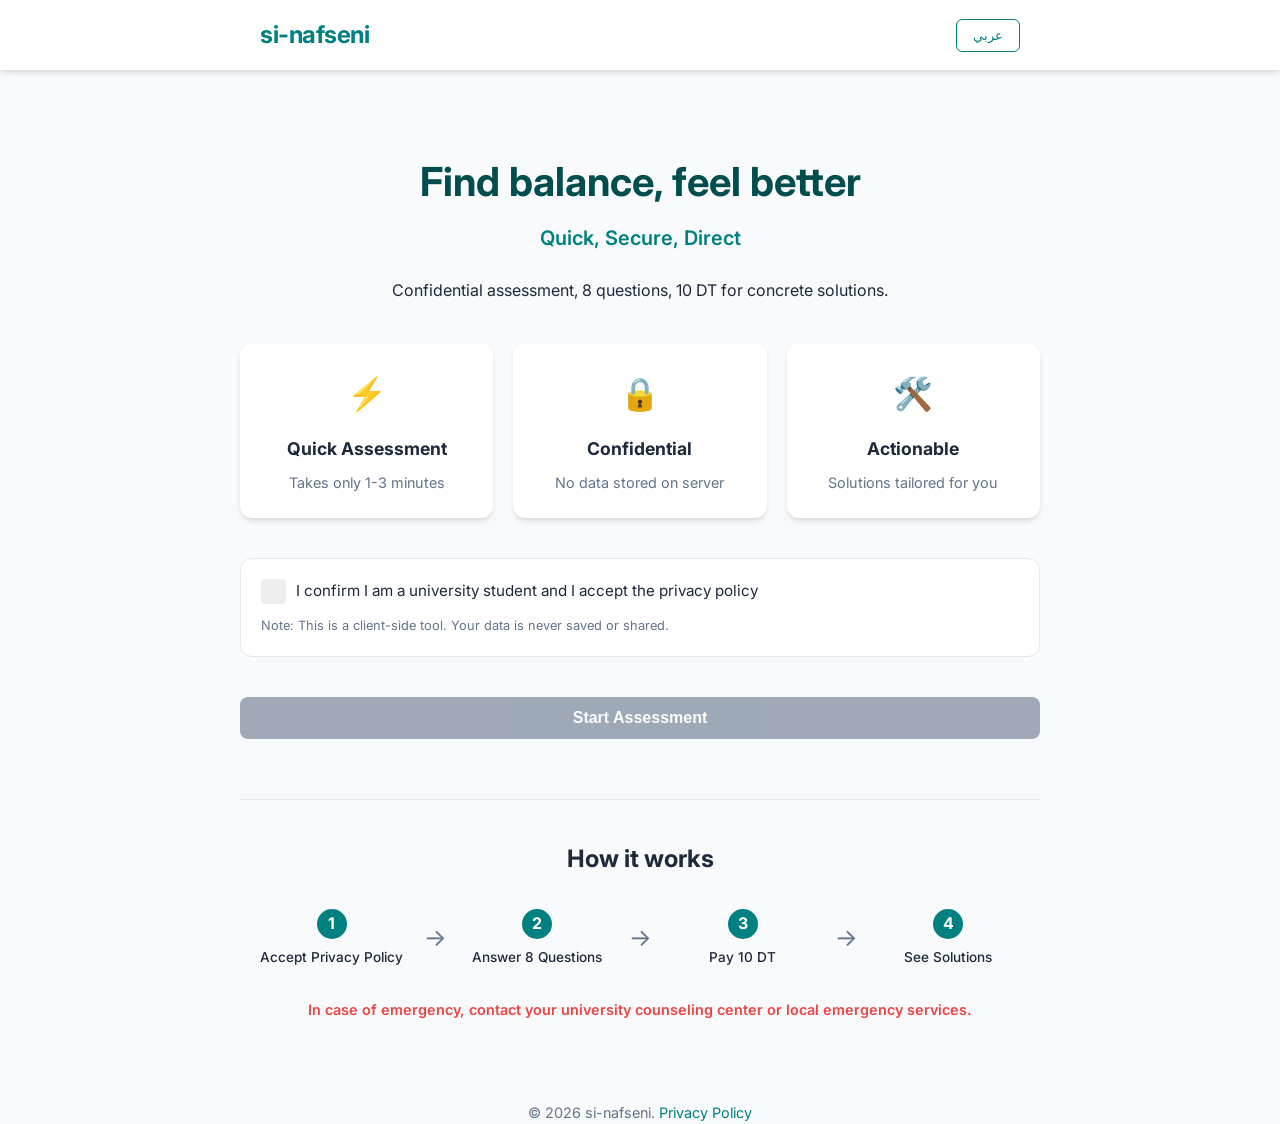
<file: Sinafseni/index.html>
<!DOCTYPE html>
<html lang="en" dir="ltr">
<head>
    <meta charset="UTF-8">
    <meta name="viewport" content="width=device-width, initial-scale=1.0">
    <title>si-nafseni | Find Balance, Feel Better</title>
    <meta name="description" content="Confidentiel psychological assessment for university students. Get actionable solutions in 3 minutes.">
    <link rel="stylesheet" href="style.css">
    <link rel="preconnect" href="https://fonts.googleapis.com">
    <link rel="preconnect" href="https://fonts.gstatic.com" crossorigin>
    <link href="https://fonts.googleapis.com/css2?family=Inter:wght@400;500;600;700&family=Noto+Kufi+Arabic:wght@400;600;700&display=swap" rel="stylesheet">
</head>
<body>
    <header>
        <nav class="container">
            <div class="logo">si-nafseni</div>
            <button id="lang-toggle" class="btn-secondary">عربي</button>
        </nav>
    </header>

    <main>
        <!-- Page 1: Landing -->
        <section id="page-landing" class="page active">
            <div class="container hero">
                <h1 data-i18n="hero-title">Find balance, feel better</h1>
                <p class="subtitle" data-i18n="hero-subtitle">سريع، آمن، ومباشر</p>
                <p data-i18n="hero-desc">Bilan confidentiel, 8 questions, 10 DT pour des solutions concrètes.</p>
                
                <div class="features">
                    <div class="feature-card">
                        <span class="icon">⚡</span>
                        <h3 data-i18n="feat-1-title">Quick Assessment</h3>
                        <p data-i18n="feat-1-desc">Takes only 1-3 minutes</p>
                    </div>
                    <div class="feature-card">
                        <span class="icon">🔒</span>
                        <h3 data-i18n="feat-2-title">Confidential</h3>
                        <p data-i18n="feat-2-desc">No data stored on server</p>
                    </div>
                    <div class="feature-card">
                        <span class="icon">🛠️</span>
                        <h3 data-i18n="feat-3-title">Actionable</h3>
                        <p data-i18n="feat-3-desc">Solutions tailored for you</p>
                    </div>
                </div>

                <div class="consent-box">
                    <label class="checkbox-container">
                        <input type="checkbox" id="consent-check">
                        <span class="checkmark"></span>
                        <span data-i18n="consent-text">Je confirme être étudiant universitaire et j'accepte la politique de confidentialité</span>
                    </label>
                    <p class="privacy-note" data-i18n="privacy-note">Note: This is a client-side tool. Your data is never saved or shared.</p>
                </div>

                <button id="start-btn" class="btn-primary" disabled data-i18n="start-btn">Start Assessment — ابدأ التقييم</button>
                
                <div class="how-it-works" id="how-it-works">
                    <h2 data-i18n="how-title">How it works</h2>
                    <div class="steps">
                        <div class="step"><span>1</span> <p data-i18n="step-1">Accept Privacy Policy</p></div>
                        <div class="step-arrow">→</div>
                        <div class="step"><span>2</span> <p data-i18n="step-2">Answer 8 Questions</p></div>
                        <div class="step-arrow">→</div>
                        <div class="step"><span>3</span> <p data-i18n="step-3">Pay 10 DT</p></div>
                        <div class="step-arrow">→</div>
                        <div class="step"><span>4</span> <p data-i18n="step-4">See Solutions</p></div>
                    </div>
                    <p class="emergency-link" data-i18n="emergency-link">In case of emergency, contact your university counseling center or local emergency services.</p>
                </div>
            </div>
        </section>

        <!-- Page 3: Questionnaire -->
        <section id="page-quiz" class="page">
            <div class="container quiz-container">
                <div class="progress-bar">
                    <div id="progress" style="width: 0%;"></div>
                </div>
                <div id="question-box">
                    <h2 id="q-title">Question 1</h2>
                    <p id="q-text"></p>
                    <div id="options-box" class="options-grid"></div>
                </div>
            </div>
        </section>

        <!-- Page 4: Payment -->
        <section id="page-payment" class="page">
            <div class="container text-center">
                <h2 data-i18n="pay-title">Final Step: Secure Payment</h2>
                <p data-i18n="pay-desc">Pay 10 DT to access your personalized psychological report and solutions.</p>
                <div class="payment-mock">
                    <div class="card-demo">
                        <p>10 Dinars</p>
                        <hr>
                        <p>si-nafseni assessment</p>
                    </div>
                    <button id="pay-btn" class="btn-primary btn-amber" data-i18n="pay-btn">Pay 10 Dinars — ادفع 10 دنانير</button>
                </div>
                <p class="disclaimer" data-i18n="medical-disclaimer">Disclaimer: This tool is not a substitute for professional diagnosis. If symptoms are severe, seek emergency help.</p>
            </div>
        </section>

        <!-- Page 5: Results -->
        <section id="page-results" class="page">
            <div class="container">
                <div class="result-header">
                    <h2 data-i18n="results-title">Your Personalized Assessment</h2>
                    <p data-i18n="results-subtitle">Based on your responses, here are some insights and concrete steps.</p>
                </div>
                <div id="result-content" class="result-card">
                    <!-- Dynamic Content -->
                </div>
                <div class="emergency-box">
                    <h3 data-i18n="next-steps-title">Next Steps</h3>
                    <p id="next-steps-text"></p>
                    <hr>
                    <p class="emergency-info" data-i18n="emergency-info">If you are in crisis, please call emergency services immediately.</p>
                </div>
                <button onclick="location.reload()" class="btn-secondary" data-i18n="restart-btn">Restart (Reset all data)</button>
            </div>
        </section>
    </main>

    <footer class="container">
        <p>&copy; 2026 si-nafseni. <a href="#" data-i18n="privacy-link">Privacy Policy</a></p>
    </footer>

    <script src="script.js"></script>
</body>
</html>
</file>
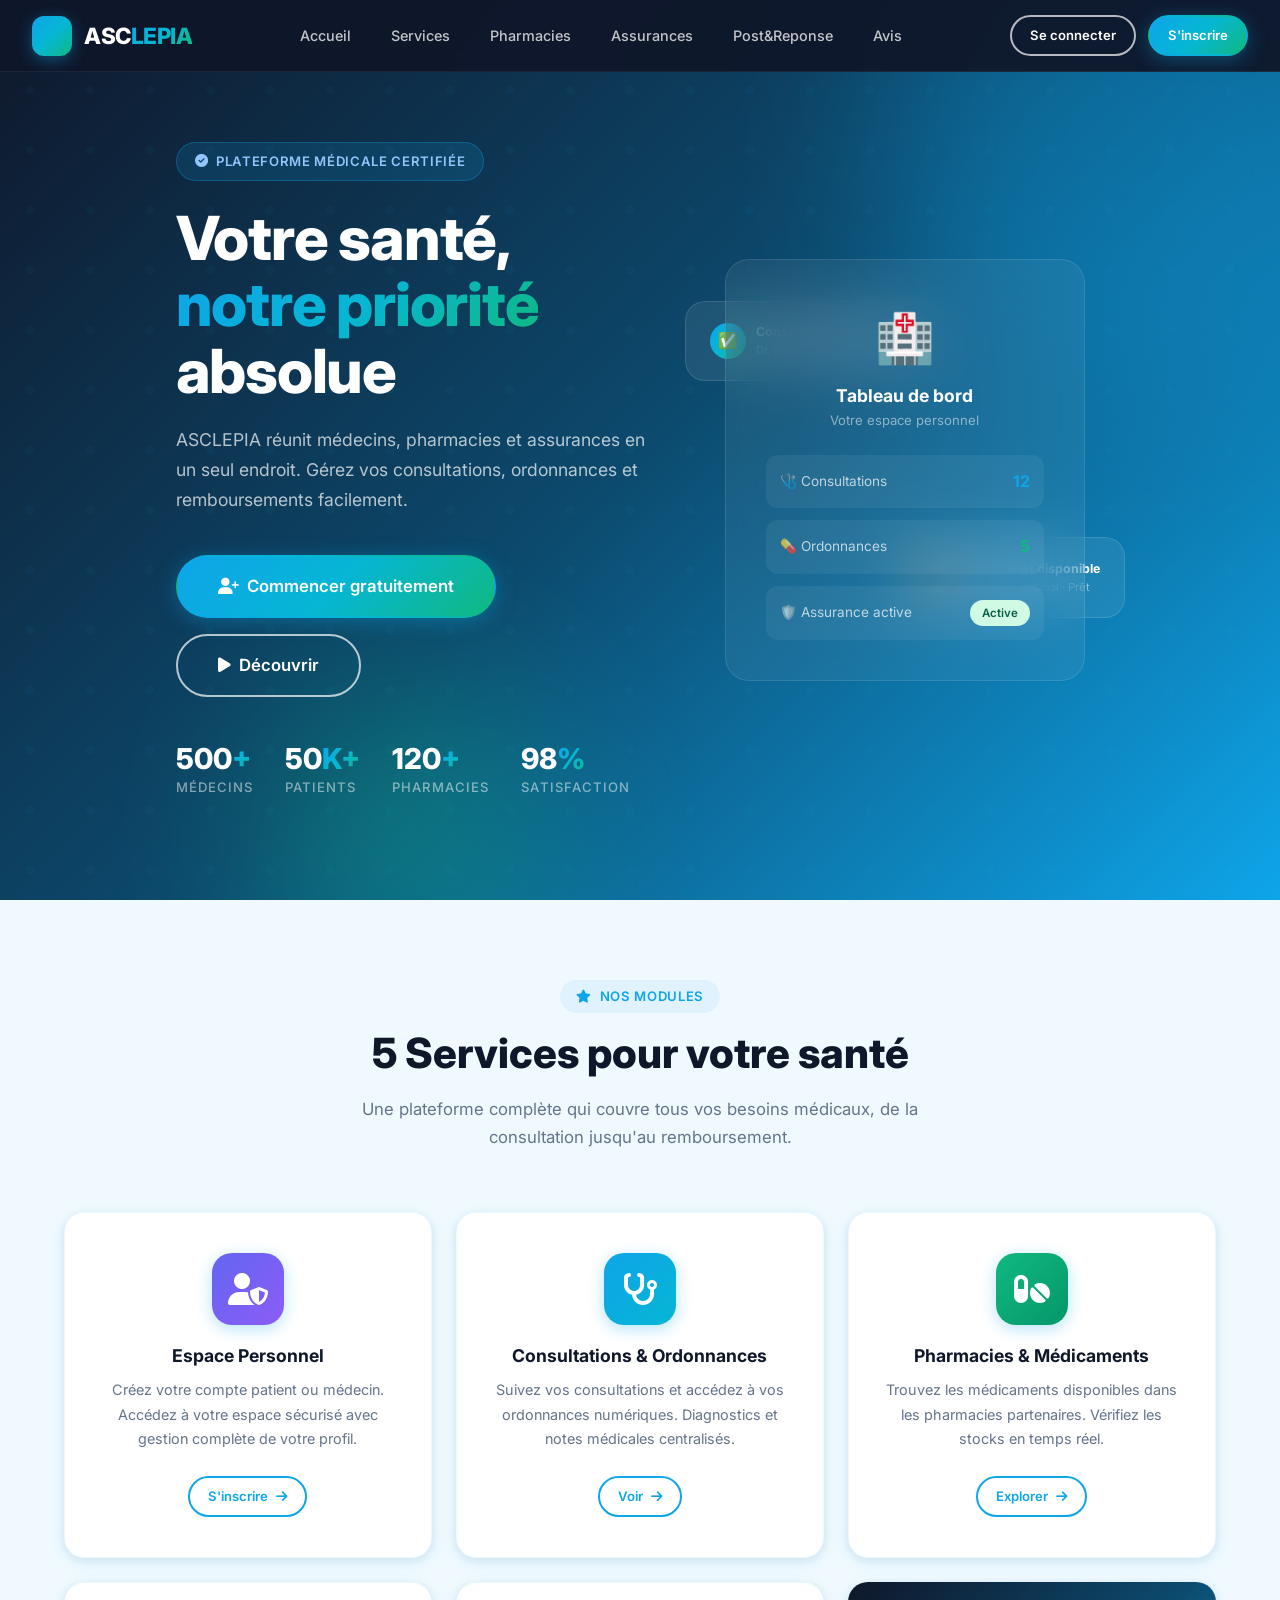
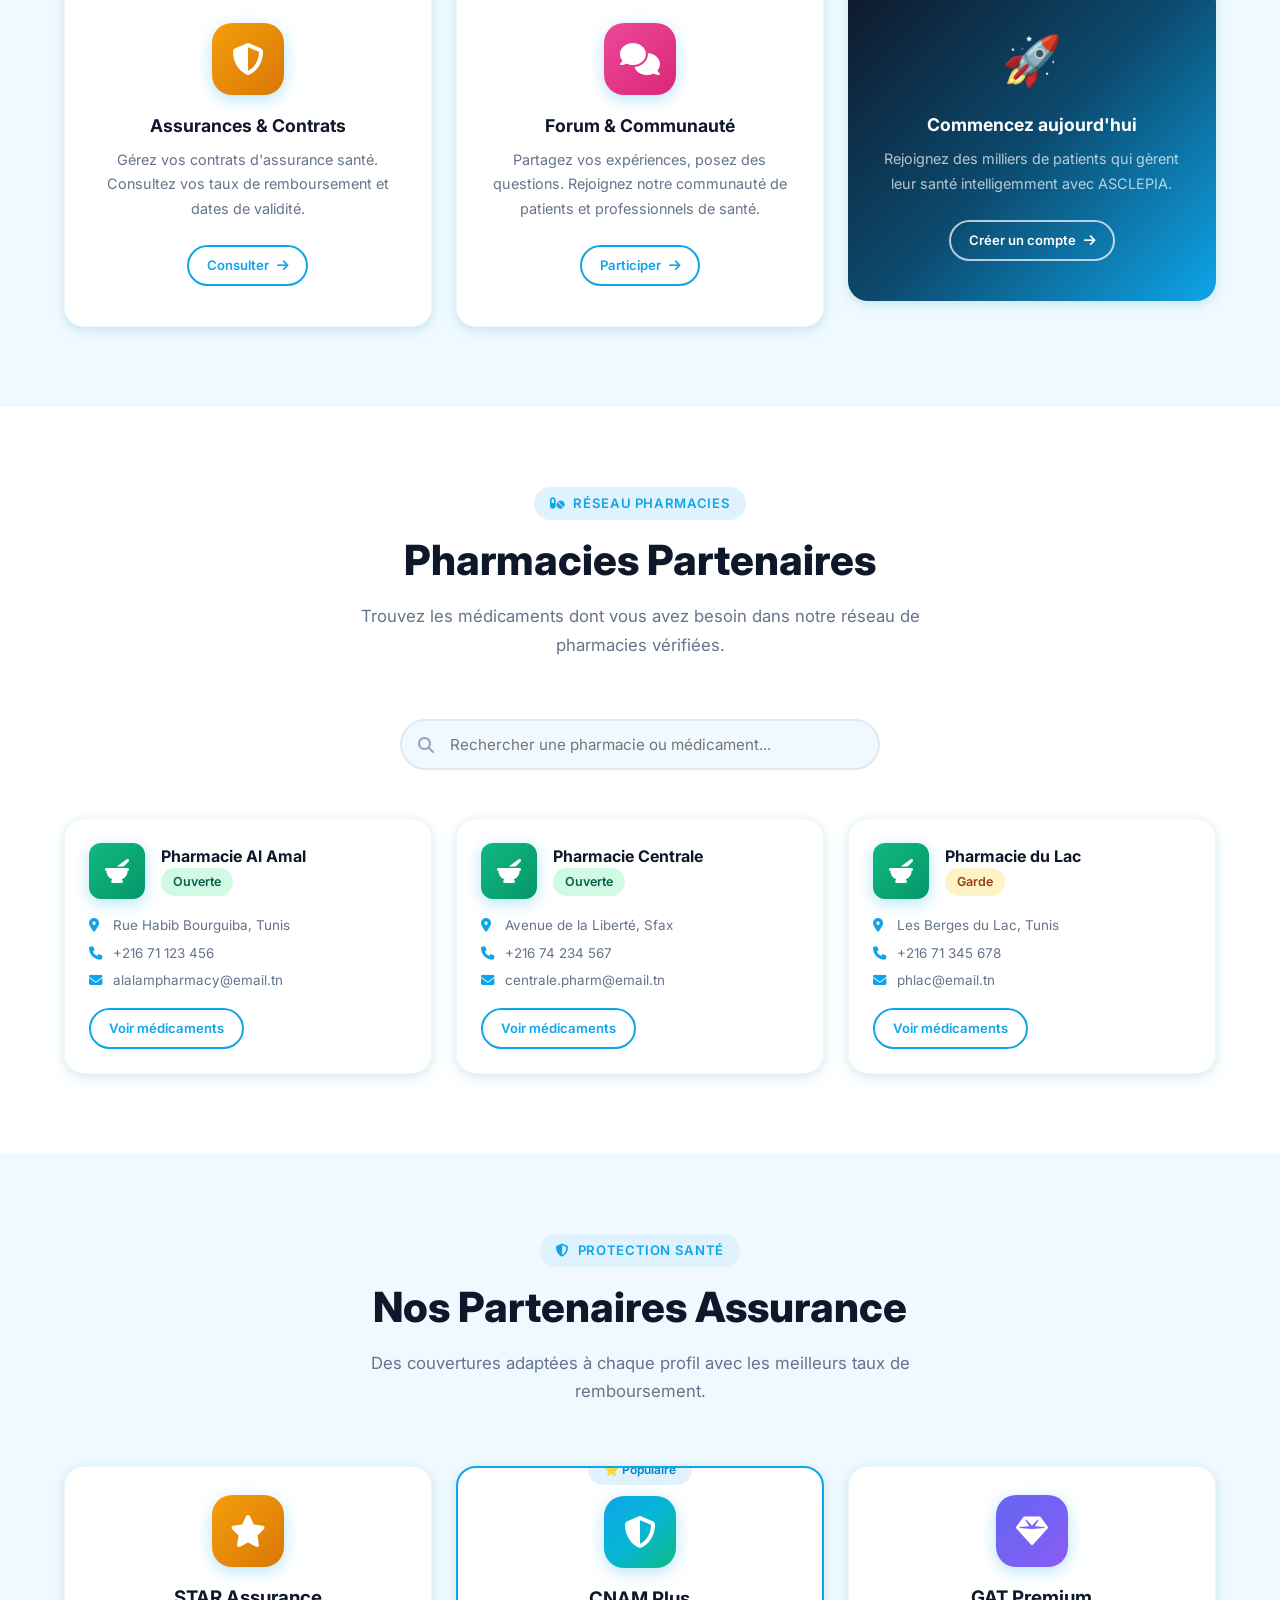
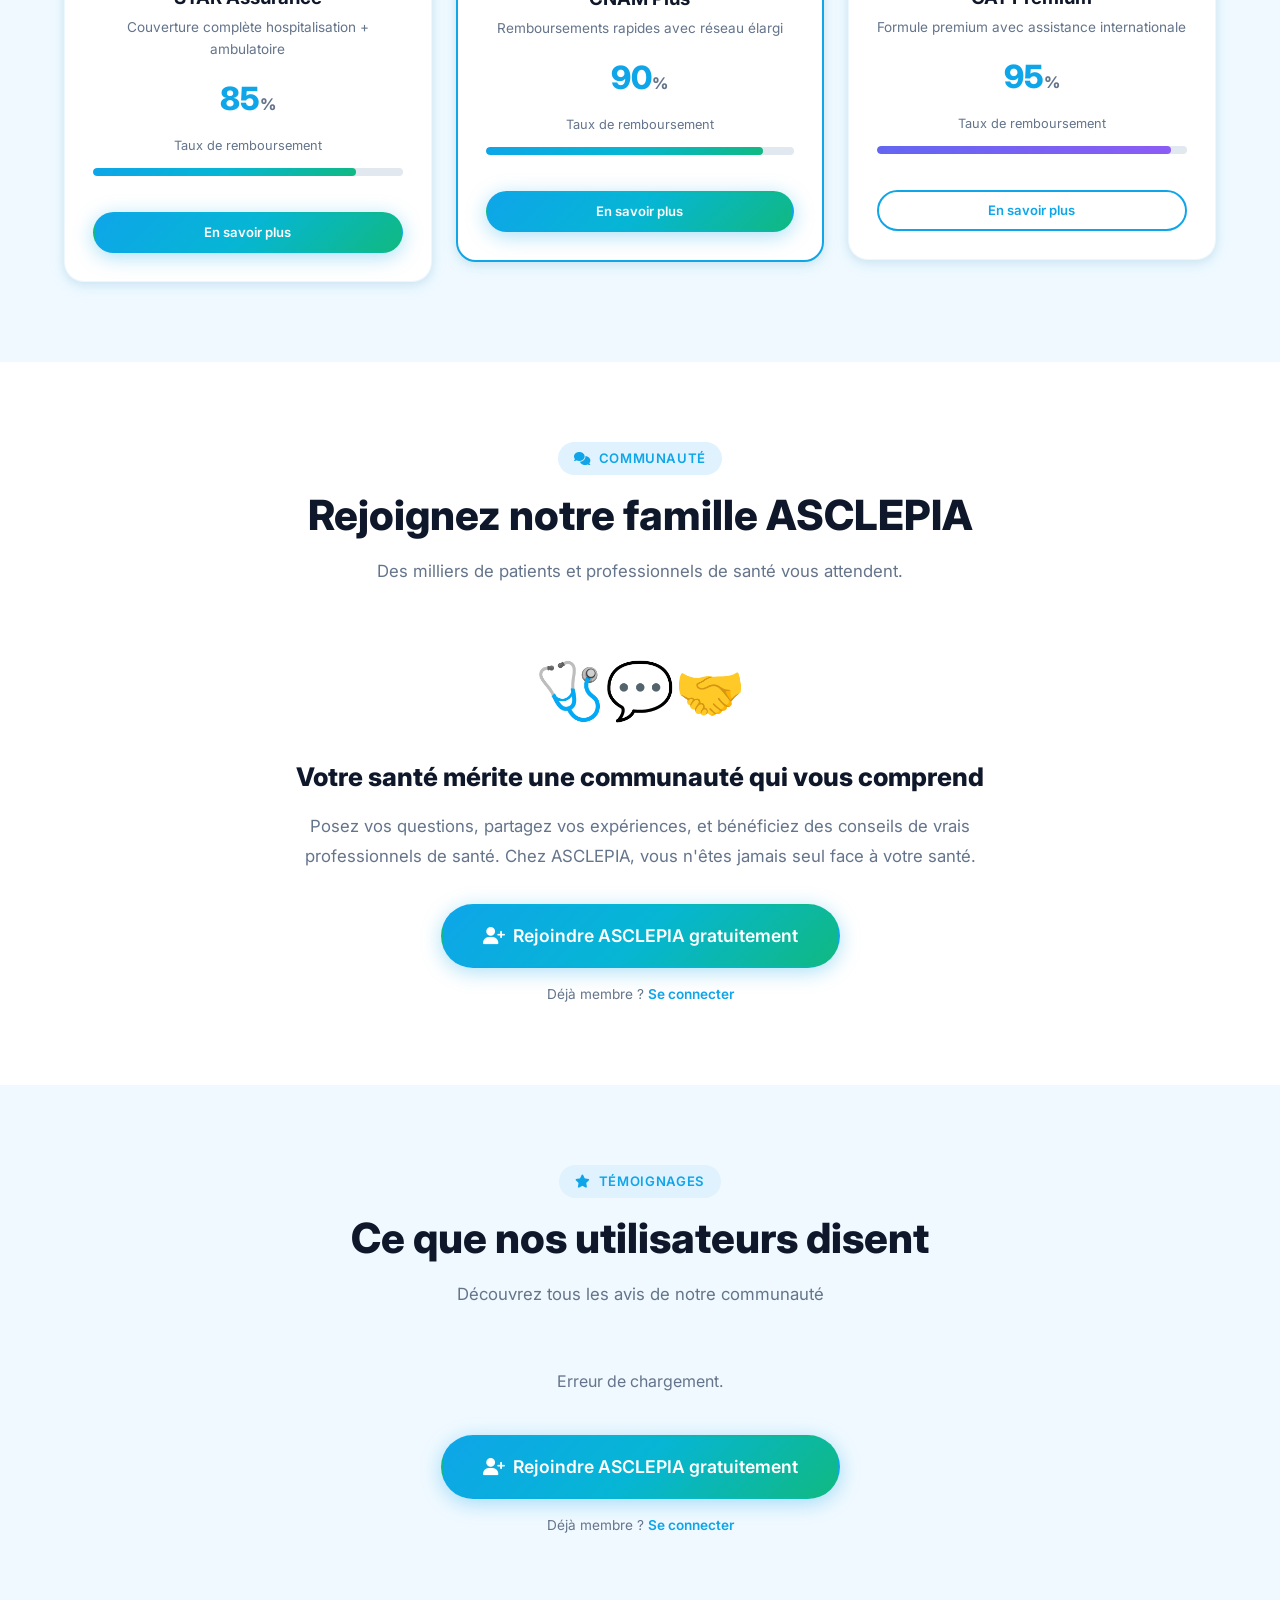
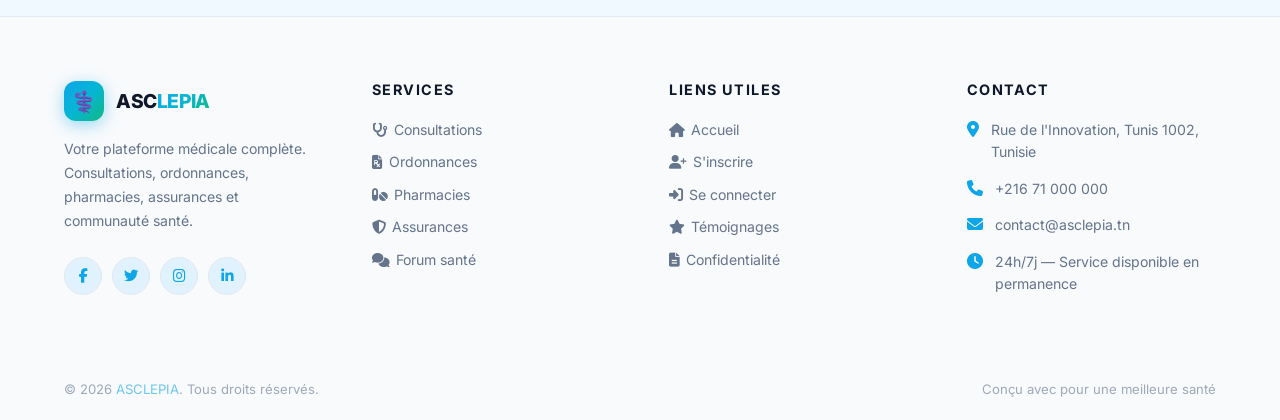
<file: View/front/index.html>
<!DOCTYPE html>
<html lang="fr">
<head>
  <meta charset="UTF-8">
  <meta name="viewport" content="width=device-width, initial-scale=1.0">
  <meta name="description" content="ASCLEPIA - Plateforme médicale en ligne. Consultations, ordonnances, pharmacies, assurances et forum santé.">
  <title>ASCLEPIA — Votre Plateforme Médicale</title>

  <!-- Fonts -->
  <link href="https://fonts.googleapis.com/css2?family=Inter:wght@300;400;500;600;700;800&family=Playfair+Display:wght@600;700&display=swap" rel="stylesheet">
  <!-- Icons -->
  <link rel="stylesheet" href="https://cdnjs.cloudflare.com/ajax/libs/font-awesome/6.5.0/css/all.min.css">
  <!-- Styles -->
  <link rel="stylesheet" href="../assets/css/style.css">
  <link rel="stylesheet" href="../assets/css/frontoffice.css">
</head>

<body>

<!-- ================================================
     NAVBAR
     ================================================ -->
<nav class="navbar" id="navbar">
  <a href="index.html" class="navbar-brand">
    <div class="navbar-logo"></div>
    <div class="navbar-name">ASC<span>LEPIA</span></div>
  </a>

  <div class="nav-links" id="navLinks">
    <a href="#accueil" class="nav-link active">Accueil</a>
    <a href="#services" class="nav-link">Services</a>
    <a href="#pharmacies" class="nav-link">Pharmacies</a>
    <a href="#assurances" class="nav-link">Assurances</a>
    <a href="#forum" class="nav-link">Post&Reponse</a>
    <a href="#avis" class="nav-link">Avis</a>
  </div>

  <div class="nav-actions">
    <a href="login.html" class="btn btn-outline-white btn-sm">Se connecter</a>
    <a href="loginuser.html" class="btn btn-primary btn-sm">S'inscrire</a>
    <div class="hamburger" id="hamburger" onclick="toggleMenu()">
      <span></span><span></span><span></span>
    </div>
  </div>
</nav>

<!-- ================================================
     HERO SECTION
     ================================================ -->
<section class="hero" id="accueil">
  <div class="hero-glow hero-glow-1"></div>
  <div class="hero-glow hero-glow-2"></div>

  <div class="container">
    <div class="d-flex align-center justify-between" style="gap: 48px;">

      <!-- Left Content -->
      <div class="hero-content animate-fadeInUp">
        <div class="hero-badge">
          <i class="fa-solid fa-circle-check"></i>
          Plateforme médicale certifiée
        </div>

        <h1 class="hero-title">
          Votre santé,<br>
          <span class="highlight">notre priorité</span><br>
          absolue
        </h1>

        <p class="hero-subtitle">
          ASCLEPIA réunit médecins, pharmacies et assurances en un seul endroit.
          Gérez vos consultations, ordonnances et remboursements facilement.
        </p>

        <div class="hero-actions">
          <a href="login.html" class="btn btn-primary btn-lg">
            <i class="fa-solid fa-user-plus"></i>
            Commencer gratuitement
          </a>
          <a href="#services" class="btn btn-outline-white btn-lg">
            <i class="fa-solid fa-play"></i>
            Découvrir
          </a>
        </div>

        <div class="hero-stats">
          <div class="hero-stat">
            <div class="number">500<span>+</span></div>
            <div class="label">Médecins</div>
          </div>
          <div class="hero-stat">
            <div class="number">50<span>K+</span></div>
            <div class="label">Patients</div>
          </div>
          <div class="hero-stat">
            <div class="number">120<span>+</span></div>
            <div class="label">Pharmacies</div>
          </div>
          <div class="hero-stat">
            <div class="number">98<span>%</span></div>
            <div class="label">Satisfaction</div>
          </div>
        </div>
      </div>

      <!-- Right Visual -->
      <div class="hero-visual d-none-mobile" style="flex: 0 0 400px;">
        <!-- Floating card 1 -->
        <div class="hero-card-float hero-card-1">
          <div style="display: flex; align-items: center; gap: 10px;">
            <div style="width: 36px; height: 36px; background: var(--gradient-primary); border-radius: 50%; display: flex; align-items: center; justify-content: center; font-size: 1rem;">✅</div>
            <div>
              <div style="font-size: 0.78rem; font-weight: 700; color: white;">Consultation approuvée</div>
              <div style="font-size: 0.7rem; color: rgba(255,255,255,0.5);">Dr. Lamine Ben Ali · il y a 5 min</div>
            </div>
          </div>
        </div>

        <!-- Main card -->
        <div class="hero-main-card">
          <div style="text-align: center; margin-bottom: 24px;">
            <div style="font-size: 3rem; margin-bottom: 8px;">🏥</div>
            <h3 style="color: white; font-size: 1.1rem; margin-bottom: 4px;">Tableau de bord</h3>
            <p style="color: rgba(255,255,255,0.5); font-size: 0.82rem;">Votre espace personnel</p>
          </div>

          <div style="display: flex; flex-direction: column; gap: 12px;">
            <div style="background: rgba(255,255,255,0.06); border-radius: 12px; padding: 14px; display: flex; justify-content: space-between; align-items: center;">
              <span style="color: rgba(255,255,255,0.7); font-size: 0.85rem;">🩺 Consultations</span>
              <span style="color: var(--primary); font-weight: 700;">12</span>
            </div>
            <div style="background: rgba(255,255,255,0.06); border-radius: 12px; padding: 14px; display: flex; justify-content: space-between; align-items: center;">
              <span style="color: rgba(255,255,255,0.7); font-size: 0.85rem;">💊 Ordonnances</span>
              <span style="color: var(--accent); font-weight: 700;">5</span>
            </div>
            <div style="background: rgba(255,255,255,0.06); border-radius: 12px; padding: 14px; display: flex; justify-content: space-between; align-items: center;">
              <span style="color: rgba(255,255,255,0.7); font-size: 0.85rem;">🛡️ Assurance active</span>
              <span class="badge badge-success" style="font-size: 0.72rem;">Active</span>
            </div>
          </div>
        </div>

        <!-- Floating card 2 -->
        <div class="hero-card-float hero-card-2">
          <div style="display: flex; align-items: center; gap: 10px;">
            <div style="font-size: 1.5rem;">💊</div>
            <div>
              <div style="font-size: 0.78rem; font-weight: 700; color: white;">Médicament disponible</div>
              <div style="font-size: 0.7rem; color: rgba(255,255,255,0.5);">Pharmacie Al Amal · Prêt</div>
            </div>
          </div>
        </div>
      </div>

    </div>
  </div>
</section>

<!-- ================================================
     SERVICES SECTION (5 Modules)
     ================================================ -->
<section class="section-padding services-section" id="services">
  <div class="container">
    <div class="section-header">
      <div class="section-tag">
        <i class="fa-solid fa-star"></i>
        Nos Modules
      </div>
      <h2 class="section-title">5 Services pour votre santé</h2>
      <p class="section-desc">
        Une plateforme complète qui couvre tous vos besoins médicaux, de la consultation jusqu'au remboursement.
      </p>
    </div>

    <div class="row">

      <!-- Module 1: Authentification -->
      <div class="col-4">
        <div class="card service-card">
          <div class="icon-box icon-box-lg" style="background: linear-gradient(135deg,#6366f1,#8b5cf6);">
            <i class="fa-solid fa-user-shield"></i>
          </div>
          <h3>Espace Personnel</h3>
          <p>Créez votre compte patient ou médecin. Accédez à votre espace sécurisé avec gestion complète de votre profil.</p>
          <a href="login.html" class="btn btn-outline btn-sm mt-3">
            S'inscrire <i class="fa-solid fa-arrow-right"></i>
          </a>
        </div>
      </div>

      <!-- Module 2: Consultation -->
      <div class="col-4">
        <div class="card service-card">
          <div class="icon-box icon-box-lg" style="background: linear-gradient(135deg,#0ea5e9,#06b6d4);">
            <i class="fa-solid fa-stethoscope"></i>
          </div>
          <h3>Consultations & Ordonnances</h3>
          <p>Suivez vos consultations et accédez à vos ordonnances numériques. Diagnostics et notes médicales centralisés.</p>
          <a href="consultation.php" class="btn btn-outline btn-sm mt-3">
            Voir <i class="fa-solid fa-arrow-right"></i>
          </a>
        </div>
      </div>

      <!-- Module 3: Pharmacie -->
      <div class="col-4">
        <div class="card service-card">
          <div class="icon-box icon-box-lg" style="background: linear-gradient(135deg,#10b981,#059669);">
            <i class="fa-solid fa-pills"></i>
          </div>
          <h3>Pharmacies & Médicaments</h3>
          <p>Trouvez les médicaments disponibles dans les pharmacies partenaires. Vérifiez les stocks en temps réel.</p>
          <a href="pharmacie.php" class="btn btn-outline btn-sm mt-3">
            Explorer <i class="fa-solid fa-arrow-right"></i>
          </a>
        </div>
      </div>

      <!-- Module 4: Assurance -->
      <div class="col-4">
        <div class="card service-card">
          <div class="icon-box icon-box-lg" style="background: linear-gradient(135deg,#f59e0b,#d97706);">
            <i class="fa-solid fa-shield-halved"></i>
          </div>
          <h3>Assurances & Contrats</h3>
          <p>Gérez vos contrats d'assurance santé. Consultez vos taux de remboursement et dates de validité.</p>
          <a href="assurance.php" class="btn btn-outline btn-sm mt-3">
            Consulter <i class="fa-solid fa-arrow-right"></i>
          </a>
        </div>
      </div>

      <!-- Module 5: Forum -->
      <div class="col-4">
        <div class="card service-card">
          <div class="icon-box icon-box-lg" style="background: linear-gradient(135deg,#ec4899,#db2777);">
            <i class="fa-solid fa-comments"></i>
          </div>
          <h3>Forum & Communauté</h3>
          <p>Partagez vos expériences, posez des questions. Rejoignez notre communauté de patients et professionnels de santé.</p>
          <a href="forum.php" class="btn btn-outline btn-sm mt-3">
            Participer <i class="fa-solid fa-arrow-right"></i>
          </a>
        </div>
      </div>

      <!-- CTA Card -->
      <div class="col-4">
        <div class="card service-card" style="background: var(--gradient-hero); border: none;">
          <div style="font-size: 3rem; margin-bottom: 16px;">🚀</div>
          <h3 style="color: white;">Commencez aujourd'hui</h3>
          <p style="color: rgba(255,255,255,0.7);">Rejoignez des milliers de patients qui gèrent leur santé intelligemment avec ASCLEPIA.</p>
          <a href="login.html" class="btn btn-outline-white btn-sm mt-3">
            Créer un compte <i class="fa-solid fa-arrow-right"></i>
          </a>
        </div>
      </div>

    </div>
  </div>
</section>

<!-- ================================================
     PHARMACIES SECTION
     ================================================ -->
<section class="section-padding" id="pharmacies" style="background: white;">
  <div class="container">
    <div class="section-header">
      <div class="section-tag">
        <i class="fa-solid fa-pills"></i>
        Réseau Pharmacies
      </div>
      <h2 class="section-title">Pharmacies Partenaires</h2>
      <p class="section-desc">Trouvez les médicaments dont vous avez besoin dans notre réseau de pharmacies vérifiées.</p>
    </div>

    <!-- Search bar -->
    <div style="max-width: 480px; margin: 0 auto 48px; position: relative;">
      <i class="fa-solid fa-search" style="position: absolute; left: 18px; top: 50%; transform: translateY(-50%); color: var(--gray-light);"></i>
      <input type="text" placeholder="Rechercher une pharmacie ou médicament..." id="pharmSearch"
        style="width: 100%; padding: 14px 18px 14px 48px; border: 2px solid var(--border); border-radius: var(--radius-full); font-size: 0.95rem; outline: none; background: var(--bg); font-family: var(--font-main);"
        onfocus="this.style.borderColor='var(--primary)'" onblur="this.style.borderColor='var(--border)'">
    </div>

    <div class="row" id="pharmaciesGrid">

      <div class="col-4">
        <div class="card pharmacie-card" style="gap: 16px; flex-direction: column; padding: 24px;">
          <div class="d-flex align-center" style="gap: 16px;">
            <div class="icon-box" style="background: linear-gradient(135deg,#10b981,#059669);">
              <i class="fa-solid fa-mortar-pestle"></i>
            </div>
            <div>
              <h3 style="font-size: 1rem; margin-bottom: 2px;">Pharmacie Al Amal</h3>
              <span class="badge badge-success">Ouverte</span>
            </div>
          </div>
          <div style="display: flex; flex-direction: column; gap: 6px;">
            <div class="d-flex align-center gap-1" style="font-size: 0.84rem; color: var(--text-muted);">
              <i class="fa-solid fa-location-dot" style="color: var(--primary); width: 16px;"></i>
              Rue Habib Bourguiba, Tunis
            </div>
            <div class="d-flex align-center gap-1" style="font-size: 0.84rem; color: var(--text-muted);">
              <i class="fa-solid fa-phone" style="color: var(--primary); width: 16px;"></i>
              +216 71 123 456
            </div>
            <div class="d-flex align-center gap-1" style="font-size: 0.84rem; color: var(--text-muted);">
              <i class="fa-solid fa-envelope" style="color: var(--primary); width: 16px;"></i>
              alalampharmacy@email.tn
            </div>
          </div>
          <a href="pharmacie.php" class="btn btn-outline btn-sm" style="align-self: flex-start;">
            Voir médicaments
          </a>
        </div>
      </div>

      <div class="col-4">
        <div class="card pharmacie-card" style="gap: 16px; flex-direction: column; padding: 24px;">
          <div class="d-flex align-center" style="gap: 16px;">
            <div class="icon-box" style="background: linear-gradient(135deg,#10b981,#059669);">
              <i class="fa-solid fa-mortar-pestle"></i>
            </div>
            <div>
              <h3 style="font-size: 1rem; margin-bottom: 2px;">Pharmacie Centrale</h3>
              <span class="badge badge-success">Ouverte</span>
            </div>
          </div>
          <div style="display: flex; flex-direction: column; gap: 6px;">
            <div class="d-flex align-center gap-1" style="font-size: 0.84rem; color: var(--text-muted);">
              <i class="fa-solid fa-location-dot" style="color: var(--primary); width: 16px;"></i>
              Avenue de la Liberté, Sfax
            </div>
            <div class="d-flex align-center gap-1" style="font-size: 0.84rem; color: var(--text-muted);">
              <i class="fa-solid fa-phone" style="color: var(--primary); width: 16px;"></i>
              +216 74 234 567
            </div>
            <div class="d-flex align-center gap-1" style="font-size: 0.84rem; color: var(--text-muted);">
              <i class="fa-solid fa-envelope" style="color: var(--primary); width: 16px;"></i>
              centrale.pharm@email.tn
            </div>
          </div>
          <a href="pharmacie.php" class="btn btn-outline btn-sm" style="align-self: flex-start;">
            Voir médicaments
          </a>
        </div>
      </div>

      <div class="col-4">
        <div class="card pharmacie-card" style="gap: 16px; flex-direction: column; padding: 24px;">
          <div class="d-flex align-center" style="gap: 16px;">
            <div class="icon-box" style="background: linear-gradient(135deg,#10b981,#059669);">
              <i class="fa-solid fa-mortar-pestle"></i>
            </div>
            <div>
              <h3 style="font-size: 1rem; margin-bottom: 2px;">Pharmacie du Lac</h3>
              <span class="badge badge-warning">Garde</span>
            </div>
          </div>
          <div style="display: flex; flex-direction: column; gap: 6px;">
            <div class="d-flex align-center gap-1" style="font-size: 0.84rem; color: var(--text-muted);">
              <i class="fa-solid fa-location-dot" style="color: var(--primary); width: 16px;"></i>
              Les Berges du Lac, Tunis
            </div>
            <div class="d-flex align-center gap-1" style="font-size: 0.84rem; color: var(--text-muted);">
              <i class="fa-solid fa-phone" style="color: var(--primary); width: 16px;"></i>
              +216 71 345 678
            </div>
            <div class="d-flex align-center gap-1" style="font-size: 0.84rem; color: var(--text-muted);">
              <i class="fa-solid fa-envelope" style="color: var(--primary); width: 16px;"></i>
              phlac@email.tn
            </div>
          </div>
          <a href="pharmacie.php" class="btn btn-outline btn-sm" style="align-self: flex-start;">
            Voir médicaments
          </a>
        </div>
      </div>

    </div>
  </div>
</section>

<!-- ================================================
     ASSURANCES SECTION
     ================================================ -->
<section class="section-padding" id="assurances" style="background: var(--bg);">
  <div class="container">
    <div class="section-header">
      <div class="section-tag">
        <i class="fa-solid fa-shield-halved"></i>
        Protection Santé
      </div>
      <h2 class="section-title">Nos Partenaires Assurance</h2>
      <p class="section-desc">Des couvertures adaptées à chaque profil avec les meilleurs taux de remboursement.</p>
    </div>

    <div class="row">

      <div class="col-4">
        <div class="card assurance-card">
          <div class="icon-box icon-box-lg" style="margin: 0 auto 20px; background: linear-gradient(135deg,#f59e0b,#d97706);">
            <i class="fa-solid fa-star"></i>
          </div>
          <h3>STAR Assurance</h3>
          <p style="font-size: 0.85rem; color: var(--text-muted); margin: 8px 0;">Couverture complète hospitalisation + ambulatoire</p>
          <div class="rate">85<span>%</span></div>
          <div style="font-size: 0.8rem; color: var(--text-muted); margin-bottom: 12px;">Taux de remboursement</div>
          <div class="progress-bar-wrap">
            <div class="progress-bar" style="width: 85%;"></div>
          </div>
          <a href="assurance.php" class="btn btn-primary btn-sm mt-3" style="width: 100%; justify-content: center;">
            En savoir plus
          </a>
        </div>
      </div>

      <div class="col-4">
        <div class="card assurance-card" style="border: 2px solid var(--primary); position: relative;">
          <div style="position: absolute; top: -14px; left: 50%; transform: translateX(-50%);">
            <span class="badge badge-primary" style="padding: 6px 16px; font-size: 0.75rem;">⭐ Populaire</span>
          </div>
          <div class="icon-box icon-box-lg" style="margin: 0 auto 20px; background: var(--gradient-primary);">
            <i class="fa-solid fa-shield-halved"></i>
          </div>
          <h3>CNAM Plus</h3>
          <p style="font-size: 0.85rem; color: var(--text-muted); margin: 8px 0;">Remboursements rapides avec réseau élargi</p>
          <div class="rate">90<span>%</span></div>
          <div style="font-size: 0.8rem; color: var(--text-muted); margin-bottom: 12px;">Taux de remboursement</div>
          <div class="progress-bar-wrap">
            <div class="progress-bar" style="width: 90%;"></div>
          </div>
          <a href="assurance.php" class="btn btn-primary btn-sm mt-3" style="width: 100%; justify-content: center;">
            En savoir plus
          </a>
        </div>
      </div>

      <div class="col-4">
        <div class="card assurance-card">
          <div class="icon-box icon-box-lg" style="margin: 0 auto 20px; background: linear-gradient(135deg,#6366f1,#8b5cf6);">
            <i class="fa-solid fa-gem"></i>
          </div>
          <h3>GAT Premium</h3>
          <p style="font-size: 0.85rem; color: var(--text-muted); margin: 8px 0;">Formule premium avec assistance internationale</p>
          <div class="rate">95<span>%</span></div>
          <div style="font-size: 0.8rem; color: var(--text-muted); margin-bottom: 12px;">Taux de remboursement</div>
          <div class="progress-bar-wrap">
            <div class="progress-bar" style="width: 95%; background: linear-gradient(90deg,#6366f1,#8b5cf6);"></div>
          </div>
          <a href="assurance.php" class="btn btn-outline btn-sm mt-3" style="width: 100%; justify-content: center;">
            En savoir plus
          </a>
        </div>
      </div>

    </div>
  </div>
</section>

<!-- ================================================
     FORUM / POSTS SECTION
     ================================================ -->
<section class="section-padding" id="forum" style="background: white;">
    <div class="container">
        <div class="section-header">
            <div class="section-tag">
                <i class="fa-solid fa-comments"></i>
                Communauté
            </div>
            <h2 class="section-title">Rejoignez notre famille ASCLEPIA</h2>
            <p class="section-desc">Des milliers de patients et professionnels de santé vous attendent.</p>
        </div>

        <div style="text-align: center; max-width: 700px; margin: 0 auto;">
            
            <div style="font-size: 3.5rem; margin-bottom: 24px;">🩺💬🤝</div>
            
            <h3 style="font-size: 1.6rem; font-weight: 800; color: var(--text); margin-bottom: 16px; line-height: 1.4;">
                Votre santé mérite une communauté qui vous comprend
            </h3>
            
            <p style="font-size: 1.05rem; color: var(--text-muted); line-height: 1.8; margin-bottom: 32px;">
                Posez vos questions, partagez vos expériences, et bénéficiez des conseils de vrais professionnels de santé. 
                Chez ASCLEPIA, vous n'êtes jamais seul face à votre santé.
            </p>

            <a href="loginuser.html" class="btn btn-primary btn-lg" style="padding: 16px 40px; font-size: 1.1rem;">
                <i class="fa-solid fa-user-plus"></i>
                Rejoindre ASCLEPIA gratuitement
            </a>
            <div style="margin-top: 16px; font-size: 0.85rem; color: var(--text-muted);">
                Déjà membre ? <a href="login.html" style="color: var(--primary); font-weight: 600;">Se connecter</a>
            </div>

        </div>
    </div>
</section>

<!-- ================================================
     AVIS 
     ================================================ -->
<section class="section-padding" id="avis" style="background: var(--bg);">
  <div class="container">
    <div class="section-header">
      <div class="section-tag">
        <i class="fa-solid fa-star"></i>
        Témoignages
      </div>
      <h2 class="section-title">Ce que nos utilisateurs disent</h2>
      <p class="section-desc">Découvrez tous les avis de notre communauté</p>
    </div>

    <!-- Avis chargés depuis list_avis.php -->
    <div class="row" id="avisList" style="gap: 24px;"></div>

    <!-- Pagination -->
    <div id="avisPagination" style="text-align: center; margin-top: 40px; display: none;">
      <div style="display: flex; gap: 12px; justify-content: center; align-items: center;">
        <button id="prevPage" class="btn btn-outline" disabled>&laquo; Précédent</button>
        <span id="pageInfo" style="font-weight: 600; color: var(--text-muted);"></span>
        <button id="nextPage" class="btn btn-outline">Suivant &raquo;</button>
      </div>
    </div>

    <!-- Bouton donner avis -->
    <div style="text-align: center; margin-top: 40px;">
       <a href="loginuser.html" class="btn btn-primary btn-lg" style="padding: 16px 40px; font-size: 1.1rem;">
                <i class="fa-solid fa-user-plus"></i>
                Rejoindre ASCLEPIA gratuitement
            </a>
            <div style="margin-top: 16px; font-size: 0.85rem; color: var(--text-muted);">
                Déjà membre ? <a href="login.html" style="color: var(--primary); font-weight: 600;">Se connecter</a>
            </div>
    </div>
  </div>
</section>

<!-- ================================================
     FOOTER
     ================================================ -->
<footer class="footer">
  <div class="container">
    <div class="row" style="gap: 48px;">

      <!-- Brand -->
      <div style="flex: 0 0 260px;">
        <div class="footer-brand">
          <div class="navbar-brand" style="margin-bottom: 16px;">
            <div class="navbar-logo">⚕️</div>
            <div class="navbar-name" style="font-size: 1.2rem;">ASC<span class="text-primary">LEPIA</span></div>
          </div>
          <p>Votre plateforme médicale complète. Consultations, ordonnances, pharmacies, assurances et communauté santé.</p>
          <div class="social-links">
            <a href="#" class="social-link"><i class="fab fa-facebook-f"></i></a>
            <a href="#" class="social-link"><i class="fab fa-twitter"></i></a>
            <a href="#" class="social-link"><i class="fab fa-instagram"></i></a>
            <a href="#" class="social-link"><i class="fab fa-linkedin-in"></i></a>
          </div>
        </div>
      </div>

      <!-- Services -->
      <div class="col">
        <div class="footer-section">
          <h4>Services</h4>
          <ul class="footer-links">
            <li><a href="consultation.php"><i class="fa-solid fa-stethoscope"></i> Consultations</a></li>
            <li><a href="consultation.php"><i class="fa-solid fa-file-prescription"></i> Ordonnances</a></li>
            <li><a href="addpharmacie.php"><i class="fa-solid fa-pills"></i> Pharmacies</a></li>
            <li><a href="assurance.php"><i class="fa-solid fa-shield-halved"></i> Assurances</a></li>
            <li><a href="forum.php"><i class="fa-solid fa-comments"></i> Forum santé</a></li>
          </ul>
        </div>
      </div>

      <!-- Liens -->
      <div class="col">
        <div class="footer-section">
          <h4>Liens utiles</h4>
          <ul class="footer-links">
            <li><a href="index.html"><i class="fa-solid fa-home"></i> Accueil</a></li>
            <li><a href="login.html"><i class="fa-solid fa-user-plus"></i> S'inscrire</a></li>
            <li><a href="login.html"><i class="fa-solid fa-sign-in-alt"></i> Se connecter</a></li>
            <li><a href="#avis"><i class="fa-solid fa-star"></i> Témoignages</a></li>
            <li><a href="#"><i class="fa-solid fa-file-lines"></i> Confidentialité</a></li>
          </ul>
        </div>
      </div>

      <!-- Contact -->
      <div class="col">
        <div class="footer-section">
          <h4>Contact</h4>
          <div class="footer-contact-item">
            <i class="fa-solid fa-location-dot icon"></i>
            <span>Rue de l'Innovation, Tunis 1002, Tunisie</span>
          </div>
          <div class="footer-contact-item">
            <i class="fa-solid fa-phone icon"></i>
            <span>+216 71 000 000</span>
          </div>
          <div class="footer-contact-item">
            <i class="fa-solid fa-envelope icon"></i>
            <span>contact@asclepia.tn</span>
          </div>
          <div class="footer-contact-item">
            <i class="fa-solid fa-clock icon"></i>
            <span>24h/7j — Service disponible en permanence</span>
          </div>
        </div>
      </div>

    </div>

    <div class="footer-bottom">
      <p>© 2026 <a href="index.html">ASCLEPIA</a>. Tous droits réservés.</p>
      <p>Conçu avec  pour une meilleure santé</p>
    </div>
  </div>
</footer>

<!-- ================================================
     SCRIPTS
     ================================================ -->
<script>
  // ---- Navbar scroll effect ----
  const navbar = document.getElementById('navbar');
  window.addEventListener('scroll', () => {
    navbar.classList.toggle('scrolled', window.scrollY > 30);
  });

  // ---- Mobile menu ----
  function toggleMenu() {
    document.getElementById('navLinks').classList.toggle('open');
  }

  // ---- Smooth scroll for nav links ----
  document.querySelectorAll('a[href^="#"]').forEach(anchor => {
    anchor.addEventListener('click', function (e) {
      e.preventDefault();
      const target = document.querySelector(this.getAttribute('href'));
      if (target) {
        target.scrollIntoView({ behavior: 'smooth', block: 'start' });
        document.getElementById('navLinks').classList.remove('open');
      }
    });
  });

  // ---- Active nav link on scroll ----
  const sections = document.querySelectorAll('section[id], div[id]');
  const navLinks = document.querySelectorAll('.nav-link');

  window.addEventListener('scroll', () => {
    let current = '';
    sections.forEach(section => {
      const sectionTop = section.offsetTop - 100;
      if (window.scrollY >= sectionTop) current = section.getAttribute('id');
    });
    navLinks.forEach(link => {
      link.classList.remove('active');
      if (link.getAttribute('href') === `#${current}`) link.classList.add('active');
    });
  });

  // ---- Animate progress bars on scroll ----
  const progressBars = document.querySelectorAll('.progress-bar');
  const observer = new IntersectionObserver(entries => {
    entries.forEach(entry => {
      if (entry.isIntersecting) {
        entry.target.style.width = entry.target.getAttribute('data-width') || entry.target.style.width;
      }
    });
  }, { threshold: 0.5 });
  progressBars.forEach(bar => observer.observe(bar));

  // ---- Animate counters ----
  function animateCounter(element, target, duration = 2000) {
    let start = 0;
    const step = target / (duration / 16);
    const timer = setInterval(() => {
      start += step;
      if (start >= target) { start = target; clearInterval(timer); }
      element.textContent = Math.floor(start).toLocaleString();
    }, 16);
  }

  // ---- Cards entrance animation ----
  const cards = document.querySelectorAll('.card, .avis-card');
  const cardObserver = new IntersectionObserver(entries => {
    entries.forEach((entry, i) => {
      if (entry.isIntersecting) {
        setTimeout(() => {
          entry.target.style.opacity = '1';
          entry.target.style.transform = 'translateY(0)';
        }, i * 80);
        cardObserver.unobserve(entry.target);
      }
    });
  }, { threshold: 0.1 });

  cards.forEach(card => {
    card.style.opacity = '0';
    card.style.transform = 'translateY(20px)';
    card.style.transition = 'opacity 0.5s ease, transform 0.5s ease';
    cardObserver.observe(card);
  });
  
</script>

<script>
// ===== CHARGEMENT DES AVIS =====
let currentPage = 1;
const avisPerPage = 6;
let allAvis = [];

async function loadAvis() {
  try {
    const response = await fetch('../Frontoffice/list_avis.php');
    const data = await response.json();
    
    if (data.success) {
      allAvis = data.avis;
      renderAvis();
    } else {
      document.getElementById('avisList').innerHTML = 
        '<p style="text-align:center; color: var(--text-muted); width:100%;">Impossible de charger les avis.</p>';
    }
  } catch (error) {
    document.getElementById('avisList').innerHTML = 
      '<p style="text-align:center; color: var(--text-muted); width:100%;">Erreur de chargement.</p>';
  }
}

function renderAvis() {
  const container = document.getElementById('avisList');
  const pagination = document.getElementById('avisPagination');
  const totalPages = Math.ceil(allAvis.length / avisPerPage);
  const start = (currentPage - 1) * avisPerPage;
  const pageAvis = allAvis.slice(start, start + avisPerPage);

  if (allAvis.length === 0) {
    container.innerHTML = '<p style="text-align:center; color: var(--text-muted); width:100%;">Aucun avis pour le moment. Soyez le premier !</p>';
    return;
  }

  container.innerHTML = pageAvis.map(avis => `
    <div class="col-4">
      <div class="card" style="padding: 24px; height: 100%;">
        <div style="display: flex; align-items: center; gap: 12px; margin-bottom: 16px;">
          <div style="width: 44px; height: 44px; border-radius: 50%; background: linear-gradient(135deg, #0ea5e9, #3b82f6); display: flex; align-items: center; justify-content: center; color: white; font-weight: 700; font-size: 1.1rem; flex-shrink: 0;">
            ${escapeHtml(avis.auteur.charAt(0).toUpperCase())}
          </div>
          <div>
            <div style="font-weight: 700; font-size: 0.95rem;">${escapeHtml(avis.auteur)}</div>
            <div style="font-size: 0.78rem; color: var(--text-muted);">${formatDate(avis.date_avis)}</div>
          </div>
        </div>
        <div style="color: #f59e0b; font-size: 1.1rem; margin-bottom: 12px;">
          ${'★'.repeat(parseInt(avis.note))}${'☆'.repeat(5 - parseInt(avis.note))}
        </div>
        ${avis.image ? `<img src="${escapeHtml(avis.image)}" alt="Avis" style="width:100%; max-height:150px; object-fit:cover; border-radius:12px; margin-bottom:12px;">` : ''}
        <p style="color: var(--text); font-size: 0.9rem; line-height: 1.6; margin: 0;">${escapeHtml(avis.contenu || '')}</p>
      </div>
    </div>
  `).join('');

  if (totalPages > 1) {
    pagination.style.display = 'block';
    document.getElementById('pageInfo').textContent = `Page ${currentPage} / ${totalPages}`;
    document.getElementById('prevPage').disabled = currentPage === 1;
    document.getElementById('nextPage').disabled = currentPage === totalPages;
  } else {
    pagination.style.display = 'none';
  }
}

document.getElementById('prevPage')?.addEventListener('click', () => {
  if (currentPage > 1) { currentPage--; renderAvis(); }
});
document.getElementById('nextPage')?.addEventListener('click', () => {
  if (currentPage < Math.ceil(allAvis.length / avisPerPage)) { currentPage++; renderAvis(); }
});

function escapeHtml(text) {
  const d = document.createElement('div');
  d.textContent = text;
  return d.innerHTML;
}

function formatDate(dateStr) {
  if (!dateStr) return '';
  const d = new Date(dateStr);
  return d.toLocaleDateString('fr-FR', { day: '2-digit', month: 'long', year: 'numeric' });
}

loadAvis();
</script>
</body>
</html>
</file>
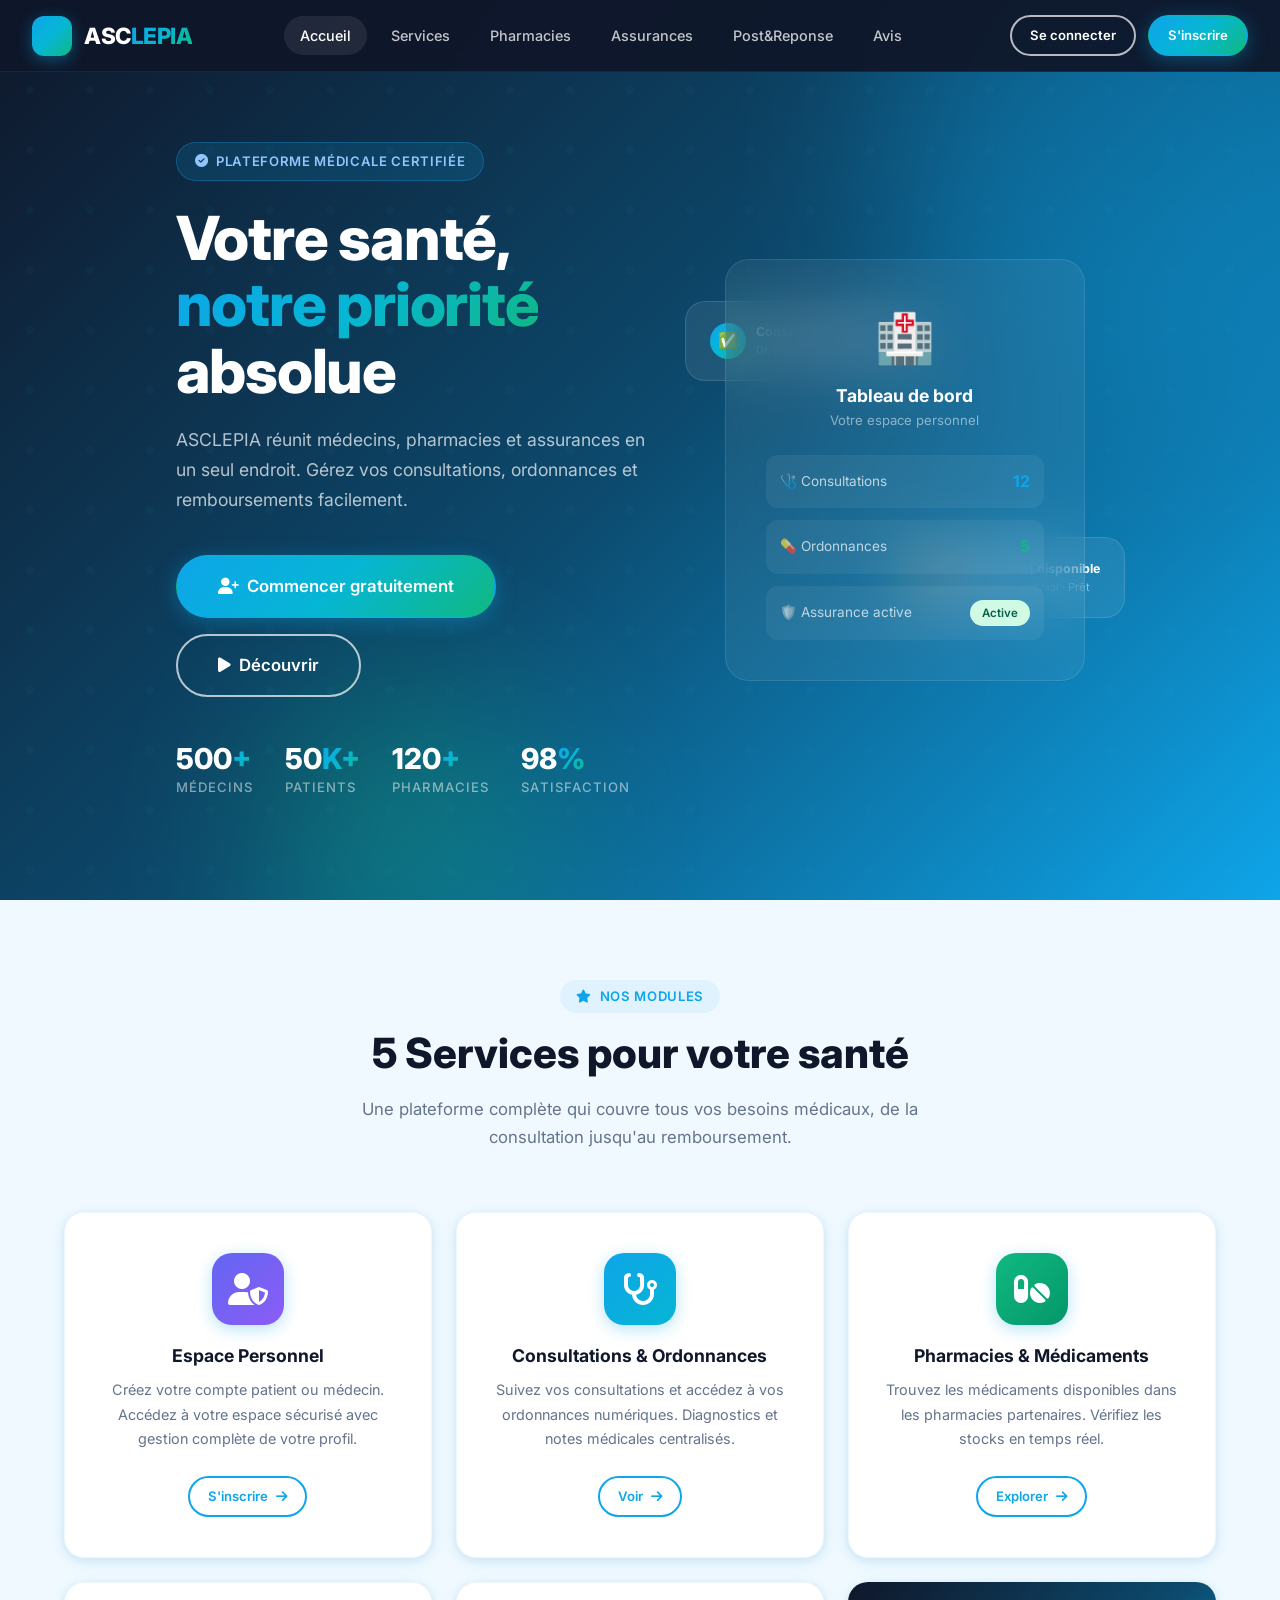
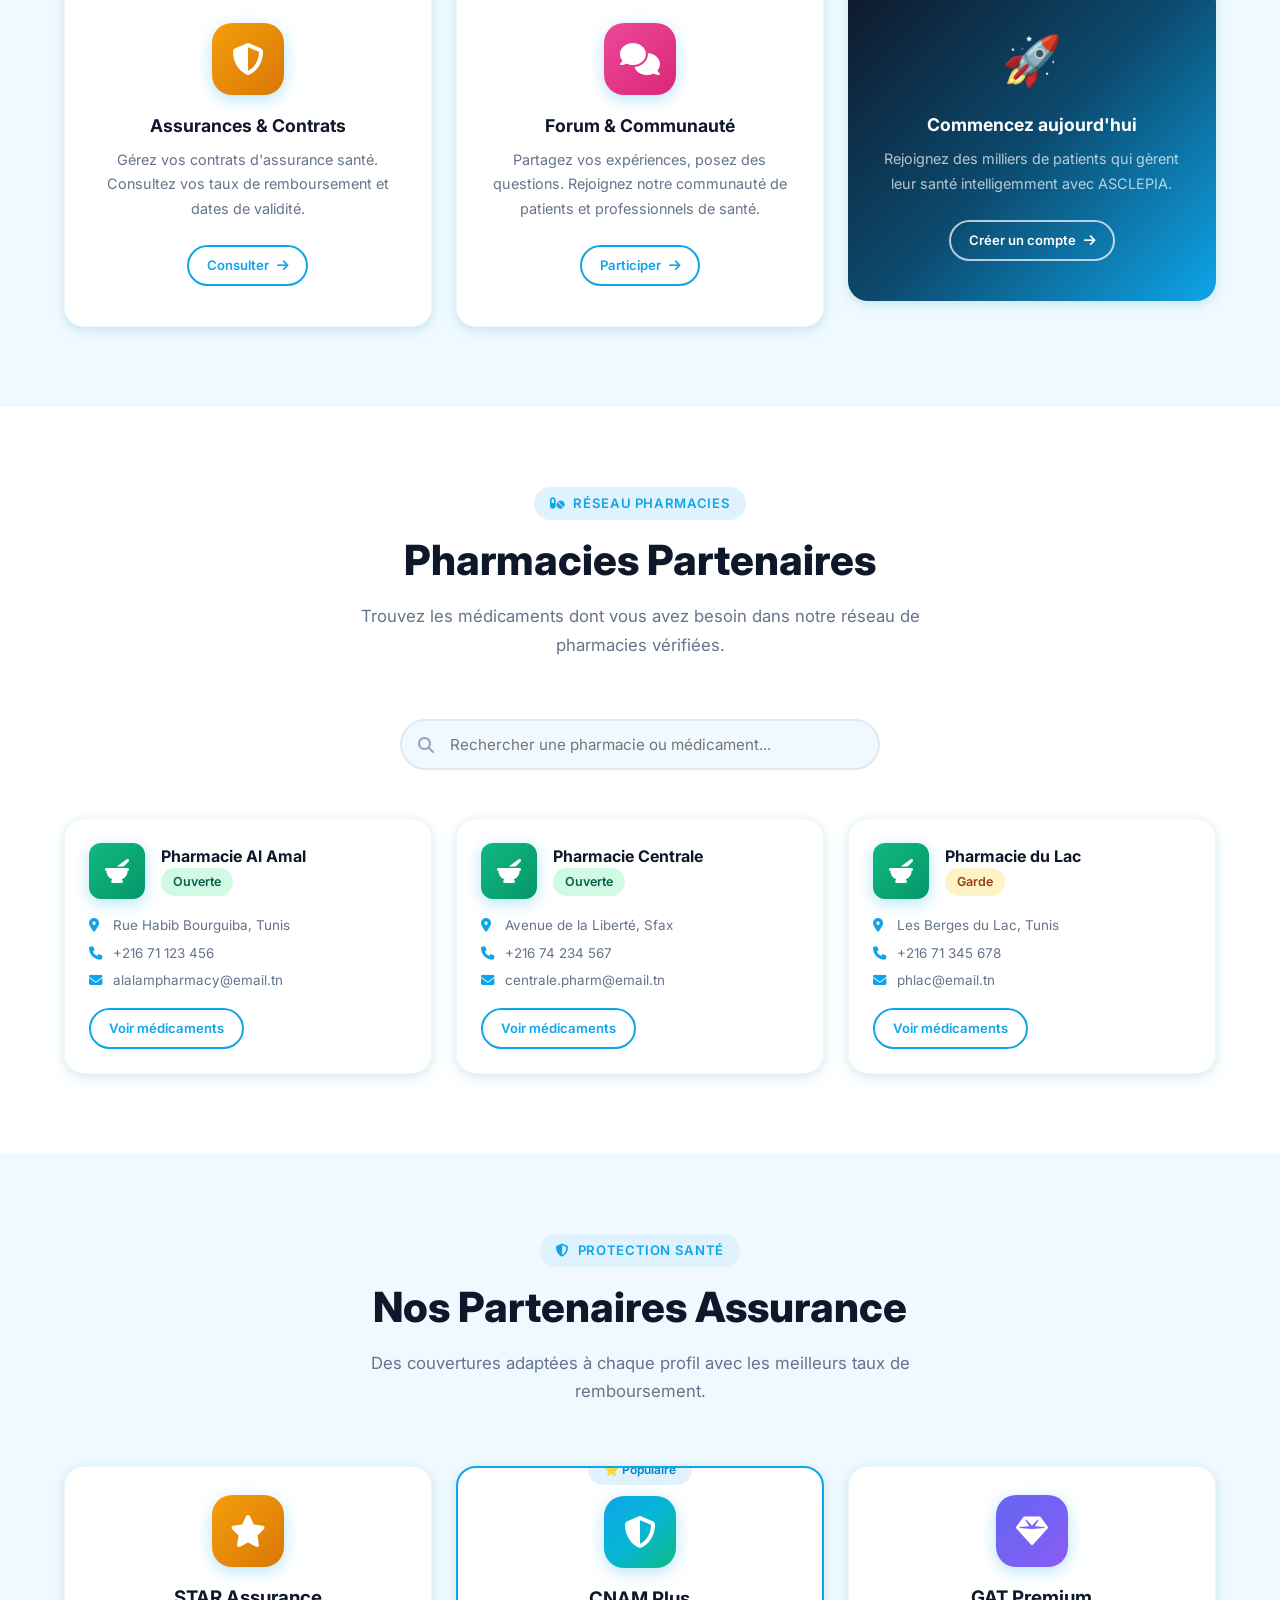
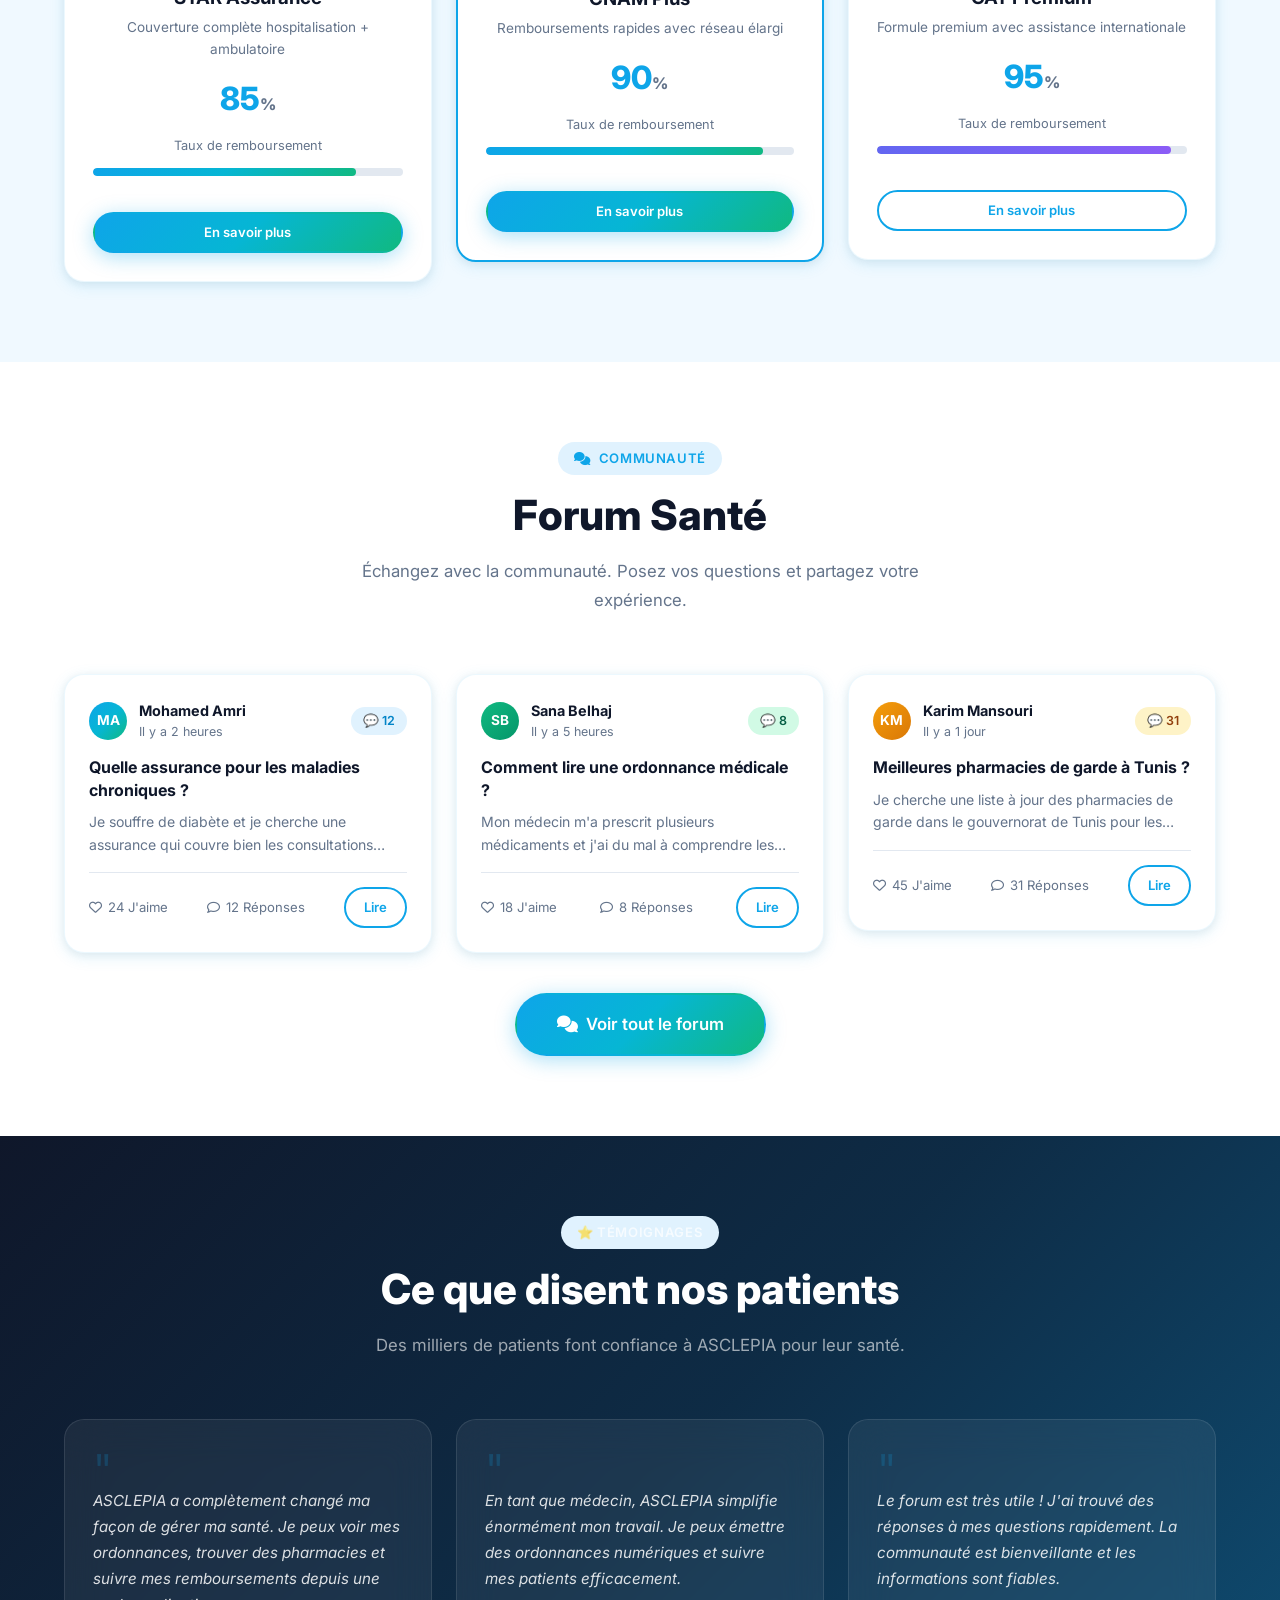
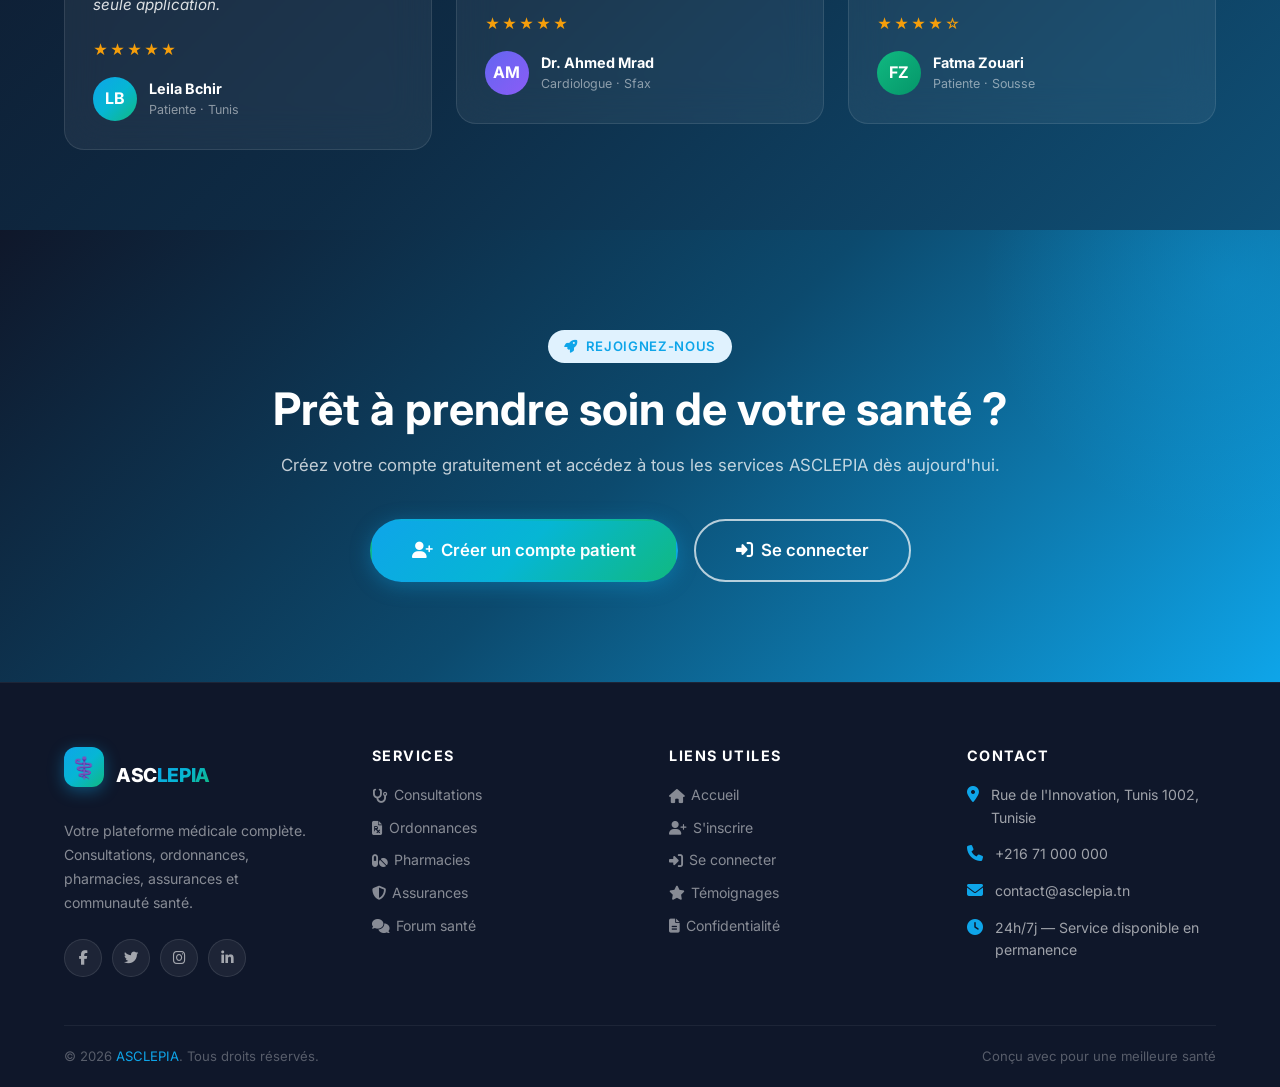
<file: view/frontoffice/index.html>
<!DOCTYPE html>
<html lang="fr">
<head>
  <meta charset="UTF-8">
  <meta name="viewport" content="width=device-width, initial-scale=1.0">
  <meta name="description" content="ASCLEPIA - Plateforme médicale en ligne. Consultations, ordonnances, pharmacies, assurances et forum santé.">
  <title>ASCLEPIA — Votre Plateforme Médicale</title>

  <!-- Fonts -->
  <link href="https://fonts.googleapis.com/css2?family=Inter:wght@300;400;500;600;700;800&family=Playfair+Display:wght@600;700&display=swap" rel="stylesheet">
  <!-- Icons -->
  <link rel="stylesheet" href="https://cdnjs.cloudflare.com/ajax/libs/font-awesome/6.5.0/css/all.min.css">
  <!-- Styles -->
  <link rel="stylesheet" href="../assets/css/style.css">
  <link rel="stylesheet" href="../assets/css/frontoffice.css">
</head>

<body>

<!-- ================================================
     NAVBAR
     ================================================ -->
<nav class="navbar" id="navbar">
  <a href="index.html" class="navbar-brand">
    <div class="navbar-logo"></div>
    <div class="navbar-name">ASC<span>LEPIA</span></div>
  </a>

  <div class="nav-links" id="navLinks">
    <a href="#accueil" class="nav-link active">Accueil</a>
    <a href="#services" class="nav-link">Services</a>
    <a href="#pharmacies" class="nav-link">Pharmacies</a>
    <a href="#assurances" class="nav-link">Assurances</a>
    <a href="#forum" class="nav-link">Post&Reponse</a>
    <a href="#avis" class="nav-link">Avis</a>
  </div>

  <div class="nav-actions">
    <a href="login.html" class="btn btn-outline-white btn-sm">Se connecter</a>
    <a href="login.html" class="btn btn-primary btn-sm">S'inscrire</a>
    <div class="hamburger" id="hamburger" onclick="toggleMenu()">
      <span></span><span></span><span></span>
    </div>
  </div>
</nav>

<!-- ================================================
     HERO SECTION
     ================================================ -->
<section class="hero" id="accueil">
  <div class="hero-glow hero-glow-1"></div>
  <div class="hero-glow hero-glow-2"></div>

  <div class="container">
    <div class="d-flex align-center justify-between" style="gap: 48px;">

      <!-- Left Content -->
      <div class="hero-content animate-fadeInUp">
        <div class="hero-badge">
          <i class="fa-solid fa-circle-check"></i>
          Plateforme médicale certifiée
        </div>

        <h1 class="hero-title">
          Votre santé,<br>
          <span class="highlight">notre priorité</span><br>
          absolue
        </h1>

        <p class="hero-subtitle">
          ASCLEPIA réunit médecins, pharmacies et assurances en un seul endroit.
          Gérez vos consultations, ordonnances et remboursements facilement.
        </p>

        <div class="hero-actions">
          <a href="login.html" class="btn btn-primary btn-lg">
            <i class="fa-solid fa-user-plus"></i>
            Commencer gratuitement
          </a>
          <a href="#services" class="btn btn-outline-white btn-lg">
            <i class="fa-solid fa-play"></i>
            Découvrir
          </a>
        </div>

        <div class="hero-stats">
          <div class="hero-stat">
            <div class="number">500<span>+</span></div>
            <div class="label">Médecins</div>
          </div>
          <div class="hero-stat">
            <div class="number">50<span>K+</span></div>
            <div class="label">Patients</div>
          </div>
          <div class="hero-stat">
            <div class="number">120<span>+</span></div>
            <div class="label">Pharmacies</div>
          </div>
          <div class="hero-stat">
            <div class="number">98<span>%</span></div>
            <div class="label">Satisfaction</div>
          </div>
        </div>
      </div>

      <!-- Right Visual -->
      <div class="hero-visual d-none-mobile" style="flex: 0 0 400px;">
        <!-- Floating card 1 -->
        <div class="hero-card-float hero-card-1">
          <div style="display: flex; align-items: center; gap: 10px;">
            <div style="width: 36px; height: 36px; background: var(--gradient-primary); border-radius: 50%; display: flex; align-items: center; justify-content: center; font-size: 1rem;">✅</div>
            <div>
              <div style="font-size: 0.78rem; font-weight: 700; color: white;">Consultation approuvée</div>
              <div style="font-size: 0.7rem; color: rgba(255,255,255,0.5);">Dr. Lamine Ben Ali · il y a 5 min</div>
            </div>
          </div>
        </div>

        <!-- Main card -->
        <div class="hero-main-card">
          <div style="text-align: center; margin-bottom: 24px;">
            <div style="font-size: 3rem; margin-bottom: 8px;">🏥</div>
            <h3 style="color: white; font-size: 1.1rem; margin-bottom: 4px;">Tableau de bord</h3>
            <p style="color: rgba(255,255,255,0.5); font-size: 0.82rem;">Votre espace personnel</p>
          </div>

          <div style="display: flex; flex-direction: column; gap: 12px;">
            <div style="background: rgba(255,255,255,0.06); border-radius: 12px; padding: 14px; display: flex; justify-content: space-between; align-items: center;">
              <span style="color: rgba(255,255,255,0.7); font-size: 0.85rem;">🩺 Consultations</span>
              <span style="color: var(--primary); font-weight: 700;">12</span>
            </div>
            <div style="background: rgba(255,255,255,0.06); border-radius: 12px; padding: 14px; display: flex; justify-content: space-between; align-items: center;">
              <span style="color: rgba(255,255,255,0.7); font-size: 0.85rem;">💊 Ordonnances</span>
              <span style="color: var(--accent); font-weight: 700;">5</span>
            </div>
            <div style="background: rgba(255,255,255,0.06); border-radius: 12px; padding: 14px; display: flex; justify-content: space-between; align-items: center;">
              <span style="color: rgba(255,255,255,0.7); font-size: 0.85rem;">🛡️ Assurance active</span>
              <span class="badge badge-success" style="font-size: 0.72rem;">Active</span>
            </div>
          </div>
        </div>

        <!-- Floating card 2 -->
        <div class="hero-card-float hero-card-2">
          <div style="display: flex; align-items: center; gap: 10px;">
            <div style="font-size: 1.5rem;">💊</div>
            <div>
              <div style="font-size: 0.78rem; font-weight: 700; color: white;">Médicament disponible</div>
              <div style="font-size: 0.7rem; color: rgba(255,255,255,0.5);">Pharmacie Al Amal · Prêt</div>
            </div>
          </div>
        </div>
      </div>

    </div>
  </div>
</section>

<!-- ================================================
     SERVICES SECTION (5 Modules)
     ================================================ -->
<section class="section-padding services-section" id="services">
  <div class="container">
    <div class="section-header">
      <div class="section-tag">
        <i class="fa-solid fa-star"></i>
        Nos Modules
      </div>
      <h2 class="section-title">5 Services pour votre santé</h2>
      <p class="section-desc">
        Une plateforme complète qui couvre tous vos besoins médicaux, de la consultation jusqu'au remboursement.
      </p>
    </div>

    <div class="row">

      <!-- Module 1: Authentification -->
      <div class="col-4">
        <div class="card service-card">
          <div class="icon-box icon-box-lg" style="background: linear-gradient(135deg,#6366f1,#8b5cf6);">
            <i class="fa-solid fa-user-shield"></i>
          </div>
          <h3>Espace Personnel</h3>
          <p>Créez votre compte patient ou médecin. Accédez à votre espace sécurisé avec gestion complète de votre profil.</p>
          <a href="login.html" class="btn btn-outline btn-sm mt-3">
            S'inscrire <i class="fa-solid fa-arrow-right"></i>
          </a>
        </div>
      </div>

      <!-- Module 2: Consultation -->
      <div class="col-4">
        <div class="card service-card">
          <div class="icon-box icon-box-lg" style="background: linear-gradient(135deg,#0ea5e9,#06b6d4);">
            <i class="fa-solid fa-stethoscope"></i>
          </div>
          <h3>Consultations & Ordonnances</h3>
          <p>Suivez vos consultations et accédez à vos ordonnances numériques. Diagnostics et notes médicales centralisés.</p>
          <a href="consultation.php" class="btn btn-outline btn-sm mt-3">
            Voir <i class="fa-solid fa-arrow-right"></i>
          </a>
        </div>
      </div>

      <!-- Module 3: Pharmacie -->
      <div class="col-4">
        <div class="card service-card">
          <div class="icon-box icon-box-lg" style="background: linear-gradient(135deg,#10b981,#059669);">
            <i class="fa-solid fa-pills"></i>
          </div>
          <h3>Pharmacies & Médicaments</h3>
          <p>Trouvez les médicaments disponibles dans les pharmacies partenaires. Vérifiez les stocks en temps réel.</p>
          <a href="../backoffice/listepharmacie.php" class="btn btn-outline btn-sm mt-3">
            Explorer <i class="fa-solid fa-arrow-right"></i>
          </a>
        </div>
      </div>

      <!-- Module 4: Assurance -->
      <div class="col-4">
        <div class="card service-card">
          <div class="icon-box icon-box-lg" style="background: linear-gradient(135deg,#f59e0b,#d97706);">
            <i class="fa-solid fa-shield-halved"></i>
          </div>
          <h3>Assurances & Contrats</h3>
          <p>Gérez vos contrats d'assurance santé. Consultez vos taux de remboursement et dates de validité.</p>
          <a href="assurance.php" class="btn btn-outline btn-sm mt-3">
            Consulter <i class="fa-solid fa-arrow-right"></i>
          </a>
        </div>
      </div>

      <!-- Module 5: Forum -->
      <div class="col-4">
        <div class="card service-card">
          <div class="icon-box icon-box-lg" style="background: linear-gradient(135deg,#ec4899,#db2777);">
            <i class="fa-solid fa-comments"></i>
          </div>
          <h3>Forum & Communauté</h3>
          <p>Partagez vos expériences, posez des questions. Rejoignez notre communauté de patients et professionnels de santé.</p>
          <a href="forum.php" class="btn btn-outline btn-sm mt-3">
            Participer <i class="fa-solid fa-arrow-right"></i>
          </a>
        </div>
      </div>

      <!-- CTA Card -->
      <div class="col-4">
        <div class="card service-card" style="background: var(--gradient-hero); border: none;">
          <div style="font-size: 3rem; margin-bottom: 16px;">🚀</div>
          <h3 style="color: white;">Commencez aujourd'hui</h3>
          <p style="color: rgba(255,255,255,0.7);">Rejoignez des milliers de patients qui gèrent leur santé intelligemment avec ASCLEPIA.</p>
          <a href="login.html" class="btn btn-outline-white btn-sm mt-3">
            Créer un compte <i class="fa-solid fa-arrow-right"></i>
          </a>
        </div>
      </div>

    </div>
  </div>
</section>

<!-- ================================================
     PHARMACIES SECTION
     ================================================ -->
<section class="section-padding" id="pharmacies" style="background: white;">
  <div class="container">
    <div class="section-header">
      <div class="section-tag">
        <i class="fa-solid fa-pills"></i>
        Réseau Pharmacies
      </div>
      <h2 class="section-title">Pharmacies Partenaires</h2>
      <p class="section-desc">Trouvez les médicaments dont vous avez besoin dans notre réseau de pharmacies vérifiées.</p>
    </div>

    <!-- Search bar -->
    <div style="max-width: 480px; margin: 0 auto 48px; position: relative;">
      <i class="fa-solid fa-search" style="position: absolute; left: 18px; top: 50%; transform: translateY(-50%); color: var(--gray-light);"></i>
      <input type="text" placeholder="Rechercher une pharmacie ou médicament..." id="pharmSearch"
        style="width: 100%; padding: 14px 18px 14px 48px; border: 2px solid var(--border); border-radius: var(--radius-full); font-size: 0.95rem; outline: none; background: var(--bg); font-family: var(--font-main);"
        onfocus="this.style.borderColor='var(--primary)'" onblur="this.style.borderColor='var(--border)'">
    </div>

    <div class="row" id="pharmaciesGrid">

      <div class="col-4">
        <div class="card pharmacie-card" style="gap: 16px; flex-direction: column; padding: 24px;">
          <div class="d-flex align-center" style="gap: 16px;">
            <div class="icon-box" style="background: linear-gradient(135deg,#10b981,#059669);">
              <i class="fa-solid fa-mortar-pestle"></i>
            </div>
            <div>
              <h3 style="font-size: 1rem; margin-bottom: 2px;">Pharmacie Al Amal</h3>
              <span class="badge badge-success">Ouverte</span>
            </div>
          </div>
          <div style="display: flex; flex-direction: column; gap: 6px;">
            <div class="d-flex align-center gap-1" style="font-size: 0.84rem; color: var(--text-muted);">
              <i class="fa-solid fa-location-dot" style="color: var(--primary); width: 16px;"></i>
              Rue Habib Bourguiba, Tunis
            </div>
            <div class="d-flex align-center gap-1" style="font-size: 0.84rem; color: var(--text-muted);">
              <i class="fa-solid fa-phone" style="color: var(--primary); width: 16px;"></i>
              +216 71 123 456
            </div>
            <div class="d-flex align-center gap-1" style="font-size: 0.84rem; color: var(--text-muted);">
              <i class="fa-solid fa-envelope" style="color: var(--primary); width: 16px;"></i>
              alalampharmacy@email.tn
            </div>
          </div>
          <a href="../backoffice/listepharmacie.php" class="btn btn-outline btn-sm" style="align-self: flex-start;">
            Voir médicaments
          </a>
        </div>
      </div>

      <div class="col-4">
        <div class="card pharmacie-card" style="gap: 16px; flex-direction: column; padding: 24px;">
          <div class="d-flex align-center" style="gap: 16px;">
            <div class="icon-box" style="background: linear-gradient(135deg,#10b981,#059669);">
              <i class="fa-solid fa-mortar-pestle"></i>
            </div>
            <div>
              <h3 style="font-size: 1rem; margin-bottom: 2px;">Pharmacie Centrale</h3>
              <span class="badge badge-success">Ouverte</span>
            </div>
          </div>
          <div style="display: flex; flex-direction: column; gap: 6px;">
            <div class="d-flex align-center gap-1" style="font-size: 0.84rem; color: var(--text-muted);">
              <i class="fa-solid fa-location-dot" style="color: var(--primary); width: 16px;"></i>
              Avenue de la Liberté, Sfax
            </div>
            <div class="d-flex align-center gap-1" style="font-size: 0.84rem; color: var(--text-muted);">
              <i class="fa-solid fa-phone" style="color: var(--primary); width: 16px;"></i>
              +216 74 234 567
            </div>
            <div class="d-flex align-center gap-1" style="font-size: 0.84rem; color: var(--text-muted);">
              <i class="fa-solid fa-envelope" style="color: var(--primary); width: 16px;"></i>
              centrale.pharm@email.tn
            </div>
          </div>
          <a href="../backoffice/listepharmacie.php" class="btn btn-outline btn-sm" style="align-self: flex-start;">
            Voir médicaments
          </a>
        </div>
      </div>

      <div class="col-4">
        <div class="card pharmacie-card" style="gap: 16px; flex-direction: column; padding: 24px;">
          <div class="d-flex align-center" style="gap: 16px;">
            <div class="icon-box" style="background: linear-gradient(135deg,#10b981,#059669);">
              <i class="fa-solid fa-mortar-pestle"></i>
            </div>
            <div>
              <h3 style="font-size: 1rem; margin-bottom: 2px;">Pharmacie du Lac</h3>
              <span class="badge badge-warning">Garde</span>
            </div>
          </div>
          <div style="display: flex; flex-direction: column; gap: 6px;">
            <div class="d-flex align-center gap-1" style="font-size: 0.84rem; color: var(--text-muted);">
              <i class="fa-solid fa-location-dot" style="color: var(--primary); width: 16px;"></i>
              Les Berges du Lac, Tunis
            </div>
            <div class="d-flex align-center gap-1" style="font-size: 0.84rem; color: var(--text-muted);">
              <i class="fa-solid fa-phone" style="color: var(--primary); width: 16px;"></i>
              +216 71 345 678
            </div>
            <div class="d-flex align-center gap-1" style="font-size: 0.84rem; color: var(--text-muted);">
              <i class="fa-solid fa-envelope" style="color: var(--primary); width: 16px;"></i>
              phlac@email.tn
            </div>
          </div>
          <a href="../backoffice/listepharmacie.php" class="btn btn-outline btn-sm" style="align-self: flex-start;">
            Voir médicaments
          </a>
        </div>
      </div>

    </div>
  </div>
</section>

<!-- ================================================
     ASSURANCES SECTION
     ================================================ -->
<section class="section-padding" id="assurances" style="background: var(--bg);">
  <div class="container">
    <div class="section-header">
      <div class="section-tag">
        <i class="fa-solid fa-shield-halved"></i>
        Protection Santé
      </div>
      <h2 class="section-title">Nos Partenaires Assurance</h2>
      <p class="section-desc">Des couvertures adaptées à chaque profil avec les meilleurs taux de remboursement.</p>
    </div>

    <div class="row">

      <div class="col-4">
        <div class="card assurance-card">
          <div class="icon-box icon-box-lg" style="margin: 0 auto 20px; background: linear-gradient(135deg,#f59e0b,#d97706);">
            <i class="fa-solid fa-star"></i>
          </div>
          <h3>STAR Assurance</h3>
          <p style="font-size: 0.85rem; color: var(--text-muted); margin: 8px 0;">Couverture complète hospitalisation + ambulatoire</p>
          <div class="rate">85<span>%</span></div>
          <div style="font-size: 0.8rem; color: var(--text-muted); margin-bottom: 12px;">Taux de remboursement</div>
          <div class="progress-bar-wrap">
            <div class="progress-bar" style="width: 85%;"></div>
          </div>
          <a href="assurance.php" class="btn btn-primary btn-sm mt-3" style="width: 100%; justify-content: center;">
            En savoir plus
          </a>
        </div>
      </div>

      <div class="col-4">
        <div class="card assurance-card" style="border: 2px solid var(--primary); position: relative;">
          <div style="position: absolute; top: -14px; left: 50%; transform: translateX(-50%);">
            <span class="badge badge-primary" style="padding: 6px 16px; font-size: 0.75rem;">⭐ Populaire</span>
          </div>
          <div class="icon-box icon-box-lg" style="margin: 0 auto 20px; background: var(--gradient-primary);">
            <i class="fa-solid fa-shield-halved"></i>
          </div>
          <h3>CNAM Plus</h3>
          <p style="font-size: 0.85rem; color: var(--text-muted); margin: 8px 0;">Remboursements rapides avec réseau élargi</p>
          <div class="rate">90<span>%</span></div>
          <div style="font-size: 0.8rem; color: var(--text-muted); margin-bottom: 12px;">Taux de remboursement</div>
          <div class="progress-bar-wrap">
            <div class="progress-bar" style="width: 90%;"></div>
          </div>
          <a href="assurance.php" class="btn btn-primary btn-sm mt-3" style="width: 100%; justify-content: center;">
            En savoir plus
          </a>
        </div>
      </div>

      <div class="col-4">
        <div class="card assurance-card">
          <div class="icon-box icon-box-lg" style="margin: 0 auto 20px; background: linear-gradient(135deg,#6366f1,#8b5cf6);">
            <i class="fa-solid fa-gem"></i>
          </div>
          <h3>GAT Premium</h3>
          <p style="font-size: 0.85rem; color: var(--text-muted); margin: 8px 0;">Formule premium avec assistance internationale</p>
          <div class="rate">95<span>%</span></div>
          <div style="font-size: 0.8rem; color: var(--text-muted); margin-bottom: 12px;">Taux de remboursement</div>
          <div class="progress-bar-wrap">
            <div class="progress-bar" style="width: 95%; background: linear-gradient(90deg,#6366f1,#8b5cf6);"></div>
          </div>
          <a href="assurance.php" class="btn btn-outline btn-sm mt-3" style="width: 100%; justify-content: center;">
            En savoir plus
          </a>
        </div>
      </div>

    </div>
  </div>
</section>

<!-- ================================================
     FORUM / POSTS SECTION
     ================================================ -->
<section class="section-padding" id="forum" style="background: white;">
  <div class="container">
    <div class="section-header">
      <div class="section-tag">
        <i class="fa-solid fa-comments"></i>
        Communauté
      </div>
      <h2 class="section-title">Forum Santé</h2>
      <p class="section-desc">Échangez avec la communauté. Posez vos questions et partagez votre expérience.</p>
    </div>

    <div class="row">

      <div class="col-4">
        <div class="card post-card">
          <div class="post-meta">
            <div class="post-avatar">MA</div>
            <div>
              <div class="post-author">Mohamed Amri</div>
              <div class="post-date">Il y a 2 heures</div>
            </div>
            <span class="badge badge-primary" style="margin-left: auto;">💬 12</span>
          </div>
          <h3>Quelle assurance pour les maladies chroniques ?</h3>
          <p>Je souffre de diabète et je cherche une assurance qui couvre bien les consultations régulières et les médicaments...</p>
          <div class="post-footer">
            <div class="post-stat"><i class="fa-regular fa-heart"></i> 24 J'aime</div>
            <div class="post-stat"><i class="fa-regular fa-comment"></i> 12 Réponses</div>
            <a href="forum.php" class="btn btn-outline btn-sm">Lire</a>
          </div>
        </div>
      </div>

      <div class="col-4">
        <div class="card post-card">
          <div class="post-meta">
            <div class="post-avatar" style="background: linear-gradient(135deg,#10b981,#059669);">SB</div>
            <div>
              <div class="post-author">Sana Belhaj</div>
              <div class="post-date">Il y a 5 heures</div>
            </div>
            <span class="badge badge-success" style="margin-left: auto;">💬 8</span>
          </div>
          <h3>Comment lire une ordonnance médicale ?</h3>
          <p>Mon médecin m'a prescrit plusieurs médicaments et j'ai du mal à comprendre les dosages et les instructions...</p>
          <div class="post-footer">
            <div class="post-stat"><i class="fa-regular fa-heart"></i> 18 J'aime</div>
            <div class="post-stat"><i class="fa-regular fa-comment"></i> 8 Réponses</div>
            <a href="forum.php" class="btn btn-outline btn-sm">Lire</a>
          </div>
        </div>
      </div>

      <div class="col-4">
        <div class="card post-card">
          <div class="post-meta">
            <div class="post-avatar" style="background: linear-gradient(135deg,#f59e0b,#d97706);">KM</div>
            <div>
              <div class="post-author">Karim Mansouri</div>
              <div class="post-date">Il y a 1 jour</div>
            </div>
            <span class="badge badge-warning" style="margin-left: auto;">💬 31</span>
          </div>
          <h3>Meilleures pharmacies de garde à Tunis ?</h3>
          <p>Je cherche une liste à jour des pharmacies de garde dans le gouvernorat de Tunis pour les urgences nocturnes...</p>
          <div class="post-footer">
            <div class="post-stat"><i class="fa-regular fa-heart"></i> 45 J'aime</div>
            <div class="post-stat"><i class="fa-regular fa-comment"></i> 31 Réponses</div>
            <a href="forum.php" class="btn btn-outline btn-sm">Lire</a>
          </div>
        </div>
      </div>

    </div>

    <div style="text-align: center; margin-top: 40px;">
      <a href="forum.php" class="btn btn-primary btn-lg">
        <i class="fa-solid fa-comments"></i>
        Voir tout le forum
      </a>
    </div>
  </div>
</section>

<!-- ================================================
     AVIS / TÉMOIGNAGES SECTION
     ================================================ -->
<section class="section-padding avis-section" id="avis">
  <div class="container" style="position: relative; z-index: 1;">
    <div class="section-header">
      <div class="section-tag">⭐ Témoignages</div>
      <h2 class="section-title">Ce que disent nos patients</h2>
      <p class="section-desc" style="color: rgba(255,255,255,0.6);">Des milliers de patients font confiance à ASCLEPIA pour leur santé.</p>
    </div>

    <div class="row">

      <div class="col-4">
        <div class="avis-card">
          <div class="avis-quote">"</div>
          <p class="avis-text">
            ASCLEPIA a complètement changé ma façon de gérer ma santé. Je peux voir mes ordonnances, trouver des pharmacies et suivre mes remboursements depuis une seule application.
          </p>
          <div class="stars">★★★★★</div>
          <div class="avis-author mt-2">
            <div class="avis-avatar">LB</div>
            <div class="avis-author-info">
              <div class="name">Leila Bchir</div>
              <div class="role">Patiente · Tunis</div>
            </div>
          </div>
        </div>
      </div>

      <div class="col-4">
        <div class="avis-card">
          <div class="avis-quote">"</div>
          <p class="avis-text">
            En tant que médecin, ASCLEPIA simplifie énormément mon travail. Je peux émettre des ordonnances numériques et suivre mes patients efficacement.
          </p>
          <div class="stars">★★★★★</div>
          <div class="avis-author mt-2">
            <div class="avis-avatar" style="background: linear-gradient(135deg,#6366f1,#8b5cf6);">AM</div>
            <div class="avis-author-info">
              <div class="name">Dr. Ahmed Mrad</div>
              <div class="role">Cardiologue · Sfax</div>
            </div>
          </div>
        </div>
      </div>

      <div class="col-4">
        <div class="avis-card">
          <div class="avis-quote">"</div>
          <p class="avis-text">
            Le forum est très utile ! J'ai trouvé des réponses à mes questions rapidement. La communauté est bienveillante et les informations sont fiables.
          </p>
          <div class="stars">★★★★☆</div>
          <div class="avis-author mt-2">
            <div class="avis-avatar" style="background: linear-gradient(135deg,#10b981,#059669);">FZ</div>
            <div class="avis-author-info">
              <div class="name">Fatma Zouari</div>
              <div class="role">Patiente · Sousse</div>
            </div>
          </div>
        </div>
      </div>

    </div>
  </div>
</section>

<!-- ================================================
     CTA SECTION
     ================================================ -->
<section class="cta-section">
  <div class="container">
    <div class="cta-content">
      <div class="section-tag" style="justify-content: center; margin-bottom: 20px;">
        <i class="fa-solid fa-rocket"></i>
        Rejoignez-nous
      </div>
      <h2>Prêt à prendre soin de votre santé ?</h2>
      <p>Créez votre compte gratuitement et accédez à tous les services ASCLEPIA dès aujourd'hui.</p>
      <div style="display: flex; gap: 16px; justify-content: center; flex-wrap: wrap;">
        <a href="login.html" class="btn btn-primary btn-lg">
          <i class="fa-solid fa-user-plus"></i>
          Créer un compte patient
        </a>
        <a href="login.html" class="btn btn-outline-white btn-lg">
          <i class="fa-solid fa-sign-in-alt"></i>
          Se connecter
        </a>
      </div>
    </div>
  </div>
</section>

<!-- ================================================
     FOOTER
     ================================================ -->
<footer class="footer">
  <div class="container">
    <div class="row" style="gap: 48px;">

      <!-- Brand -->
      <div style="flex: 0 0 260px;">
        <div class="footer-brand">
          <div class="navbar-brand" style="margin-bottom: 16px;">
            <div class="navbar-logo">⚕️</div>
            <div class="navbar-name" style="font-size: 1.2rem;">ASC<span class="text-primary">LEPIA</span></div>
          </div>
          <p>Votre plateforme médicale complète. Consultations, ordonnances, pharmacies, assurances et communauté santé.</p>
          <div class="social-links">
            <a href="#" class="social-link"><i class="fab fa-facebook-f"></i></a>
            <a href="#" class="social-link"><i class="fab fa-twitter"></i></a>
            <a href="#" class="social-link"><i class="fab fa-instagram"></i></a>
            <a href="#" class="social-link"><i class="fab fa-linkedin-in"></i></a>
          </div>
        </div>
      </div>

      <!-- Services -->
      <div class="col">
        <div class="footer-section">
          <h4>Services</h4>
          <ul class="footer-links">
            <li><a href="consultation.php"><i class="fa-solid fa-stethoscope"></i> Consultations</a></li>
            <li><a href="consultation.php"><i class="fa-solid fa-file-prescription"></i> Ordonnances</a></li>
            <li><a href="../backoffice/listepharmacie.php"><i class="fa-solid fa-pills"></i> Pharmacies</a></li>
            <li><a href="assurance.php"><i class="fa-solid fa-shield-halved"></i> Assurances</a></li>
            <li><a href="forum.php"><i class="fa-solid fa-comments"></i> Forum santé</a></li>
          </ul>
        </div>
      </div>

      <!-- Liens -->
      <div class="col">
        <div class="footer-section">
          <h4>Liens utiles</h4>
          <ul class="footer-links">
            <li><a href="index.html"><i class="fa-solid fa-home"></i> Accueil</a></li>
            <li><a href="login.html"><i class="fa-solid fa-user-plus"></i> S'inscrire</a></li>
            <li><a href="login.html"><i class="fa-solid fa-sign-in-alt"></i> Se connecter</a></li>
            <li><a href="#avis"><i class="fa-solid fa-star"></i> Témoignages</a></li>
            <li><a href="#"><i class="fa-solid fa-file-lines"></i> Confidentialité</a></li>
          </ul>
        </div>
      </div>

      <!-- Contact -->
      <div class="col">
        <div class="footer-section">
          <h4>Contact</h4>
          <div class="footer-contact-item">
            <i class="fa-solid fa-location-dot icon"></i>
            <span>Rue de l'Innovation, Tunis 1002, Tunisie</span>
          </div>
          <div class="footer-contact-item">
            <i class="fa-solid fa-phone icon"></i>
            <span>+216 71 000 000</span>
          </div>
          <div class="footer-contact-item">
            <i class="fa-solid fa-envelope icon"></i>
            <span>contact@asclepia.tn</span>
          </div>
          <div class="footer-contact-item">
            <i class="fa-solid fa-clock icon"></i>
            <span>24h/7j — Service disponible en permanence</span>
          </div>
        </div>
      </div>

    </div>

    <div class="footer-bottom">
      <p>© 2026 <a href="index.html">ASCLEPIA</a>. Tous droits réservés.</p>
      <p>Conçu avec  pour une meilleure santé</p>
    </div>
  </div>
</footer>

<!-- ================================================
     SCRIPTS
     ================================================ -->
<script>
  // ---- Navbar scroll effect ----
  const navbar = document.getElementById('navbar');
  window.addEventListener('scroll', () => {
    navbar.classList.toggle('scrolled', window.scrollY > 30);
  });

  // ---- Mobile menu ----
  function toggleMenu() {
    document.getElementById('navLinks').classList.toggle('open');
  }

  // ---- Smooth scroll for nav links ----
  document.querySelectorAll('a[href^="#"]').forEach(anchor => {
    anchor.addEventListener('click', function (e) {
      e.preventDefault();
      const target = document.querySelector(this.getAttribute('href'));
      if (target) {
        target.scrollIntoView({ behavior: 'smooth', block: 'start' });
        document.getElementById('navLinks').classList.remove('open');
      }
    });
  });

  // ---- Active nav link on scroll ----
  const sections = document.querySelectorAll('section[id], div[id]');
  const navLinks = document.querySelectorAll('.nav-link');

  window.addEventListener('scroll', () => {
    let current = '';
    sections.forEach(section => {
      const sectionTop = section.offsetTop - 100;
      if (window.scrollY >= sectionTop) current = section.getAttribute('id');
    });
    navLinks.forEach(link => {
      link.classList.remove('active');
      if (link.getAttribute('href') === `#${current}`) link.classList.add('active');
    });
  });

  // ---- Animate progress bars on scroll ----
  const progressBars = document.querySelectorAll('.progress-bar');
  const observer = new IntersectionObserver(entries => {
    entries.forEach(entry => {
      if (entry.isIntersecting) {
        entry.target.style.width = entry.target.getAttribute('data-width') || entry.target.style.width;
      }
    });
  }, { threshold: 0.5 });
  progressBars.forEach(bar => observer.observe(bar));

  // ---- Animate counters ----
  function animateCounter(element, target, duration = 2000) {
    let start = 0;
    const step = target / (duration / 16);
    const timer = setInterval(() => {
      start += step;
      if (start >= target) { start = target; clearInterval(timer); }
      element.textContent = Math.floor(start).toLocaleString();
    }, 16);
  }

  // ---- Cards entrance animation ----
  const cards = document.querySelectorAll('.card, .avis-card');
  const cardObserver = new IntersectionObserver(entries => {
    entries.forEach((entry, i) => {
      if (entry.isIntersecting) {
        setTimeout(() => {
          entry.target.style.opacity = '1';
          entry.target.style.transform = 'translateY(0)';
        }, i * 80);
        cardObserver.unobserve(entry.target);
      }
    });
  }, { threshold: 0.1 });

  cards.forEach(card => {
    card.style.opacity = '0';
    card.style.transform = 'translateY(20px)';
    card.style.transition = 'opacity 0.5s ease, transform 0.5s ease';
    cardObserver.observe(card);
  });
</script>

</body>
</html>
</file>
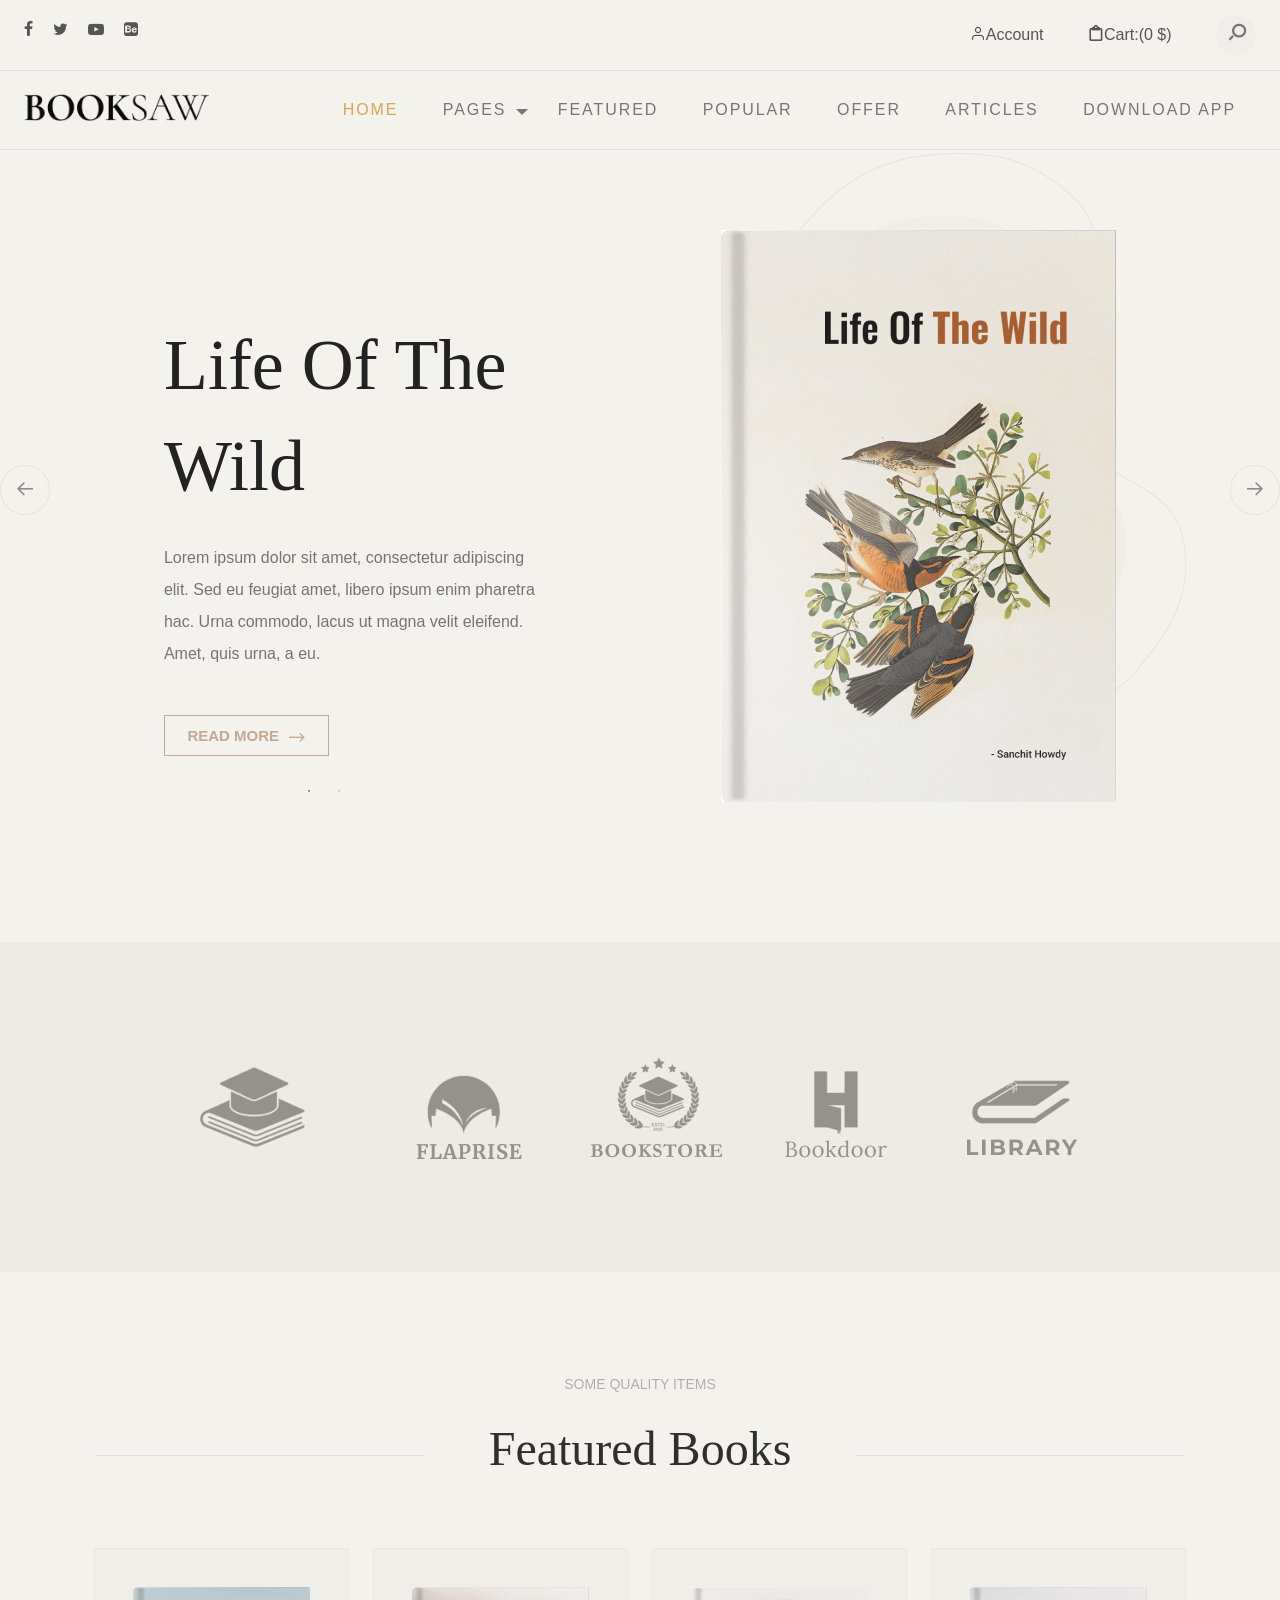
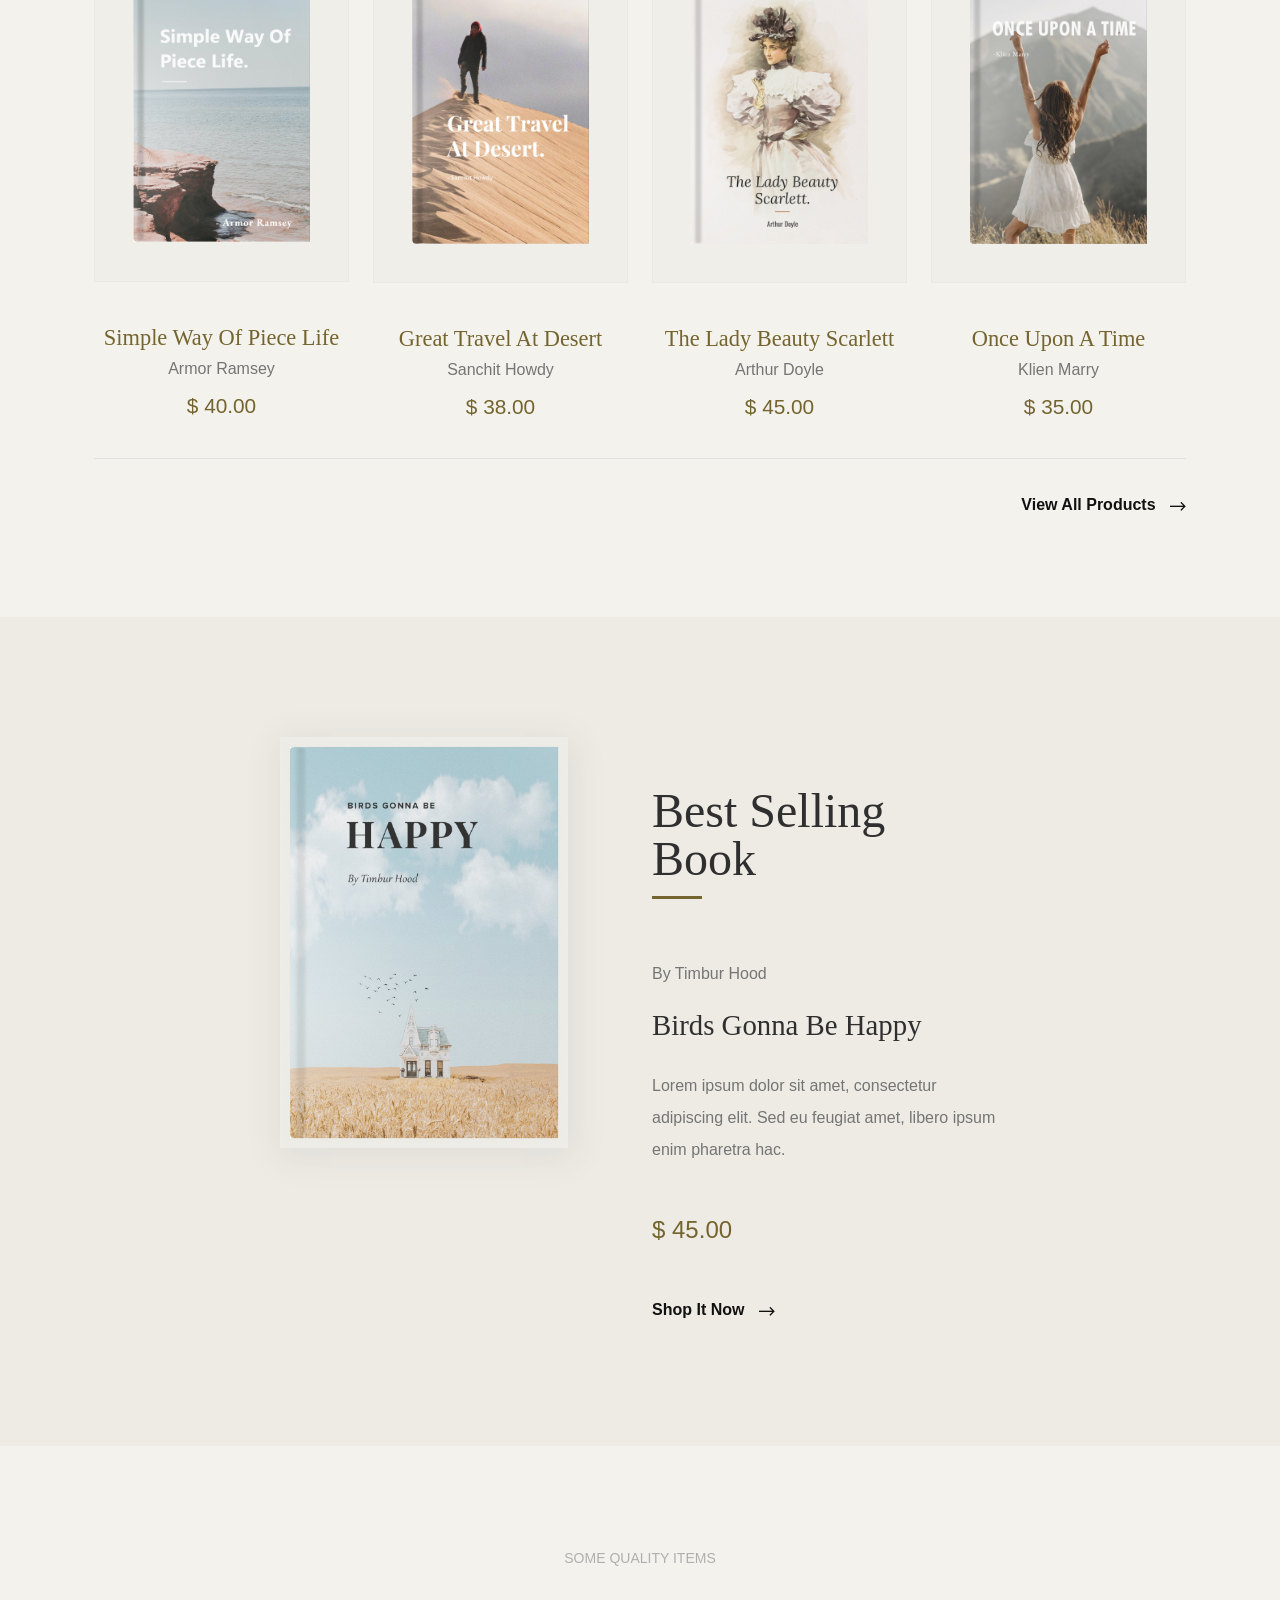
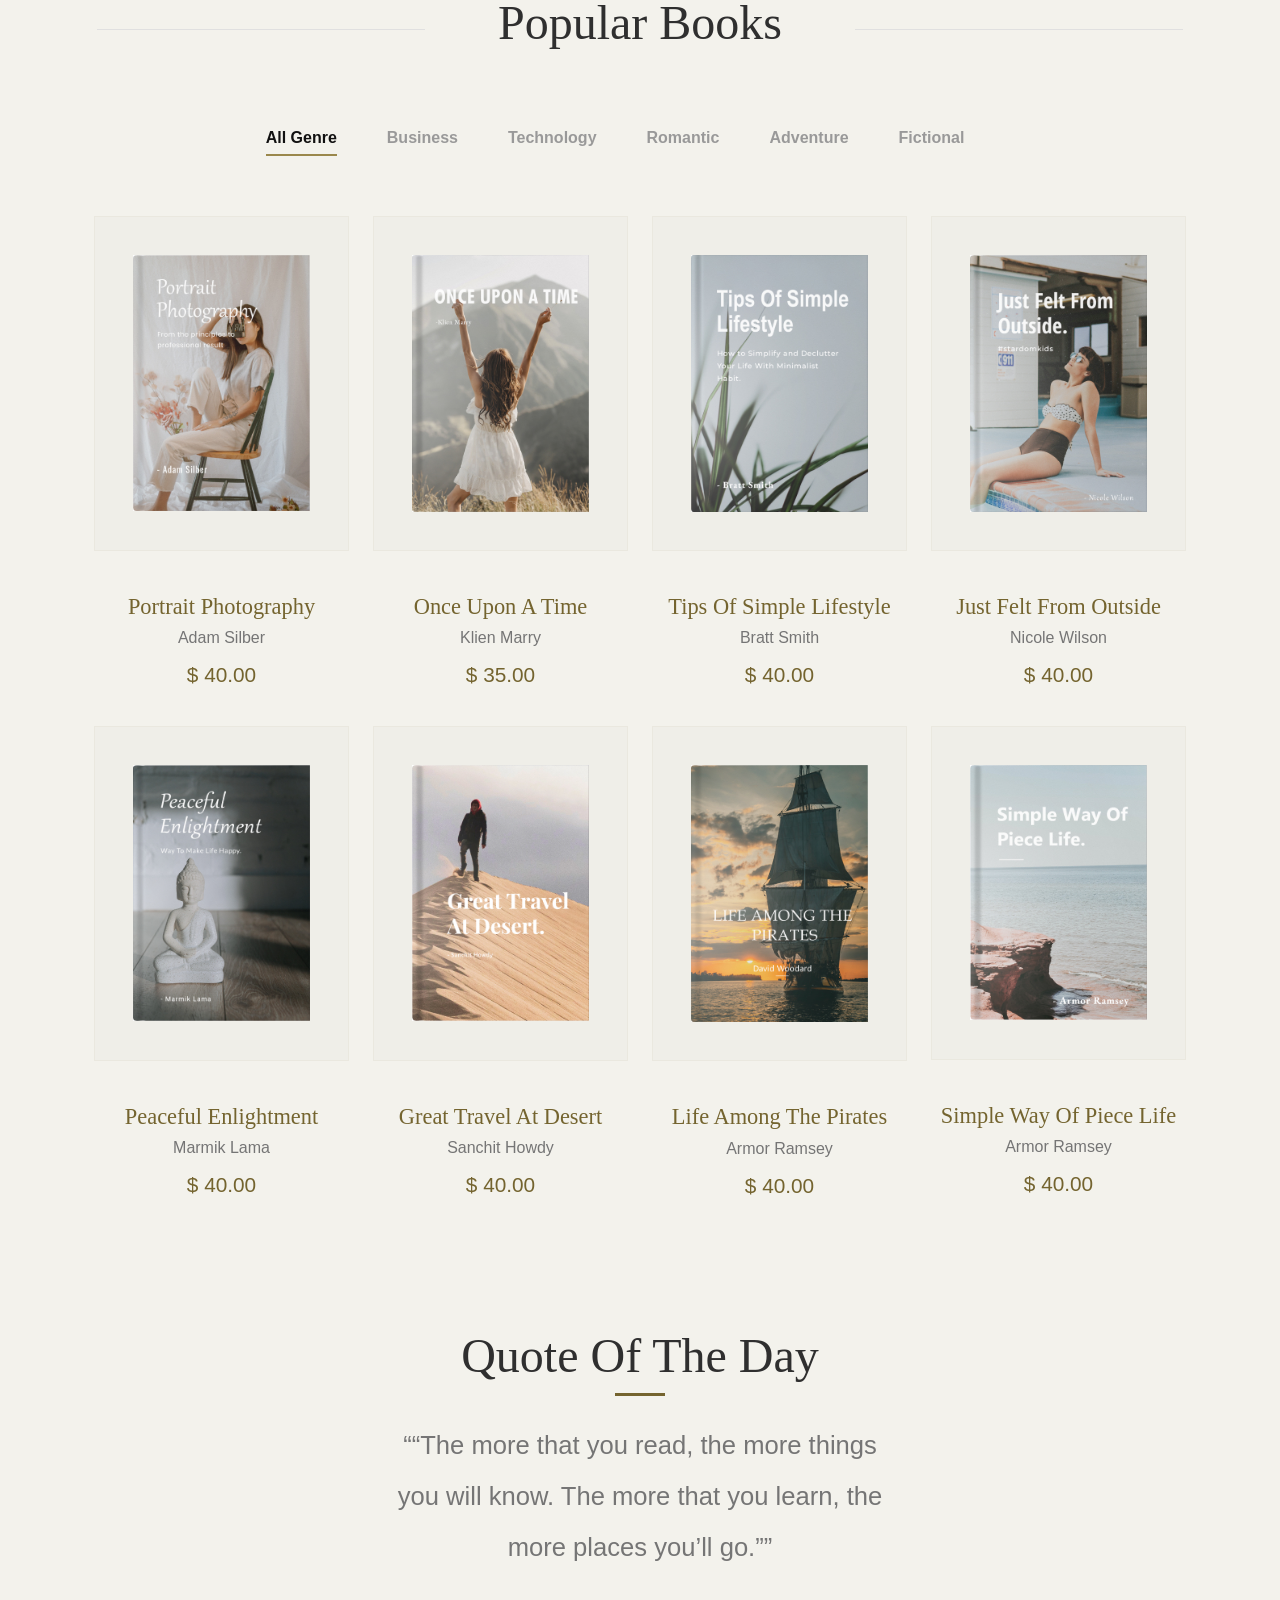
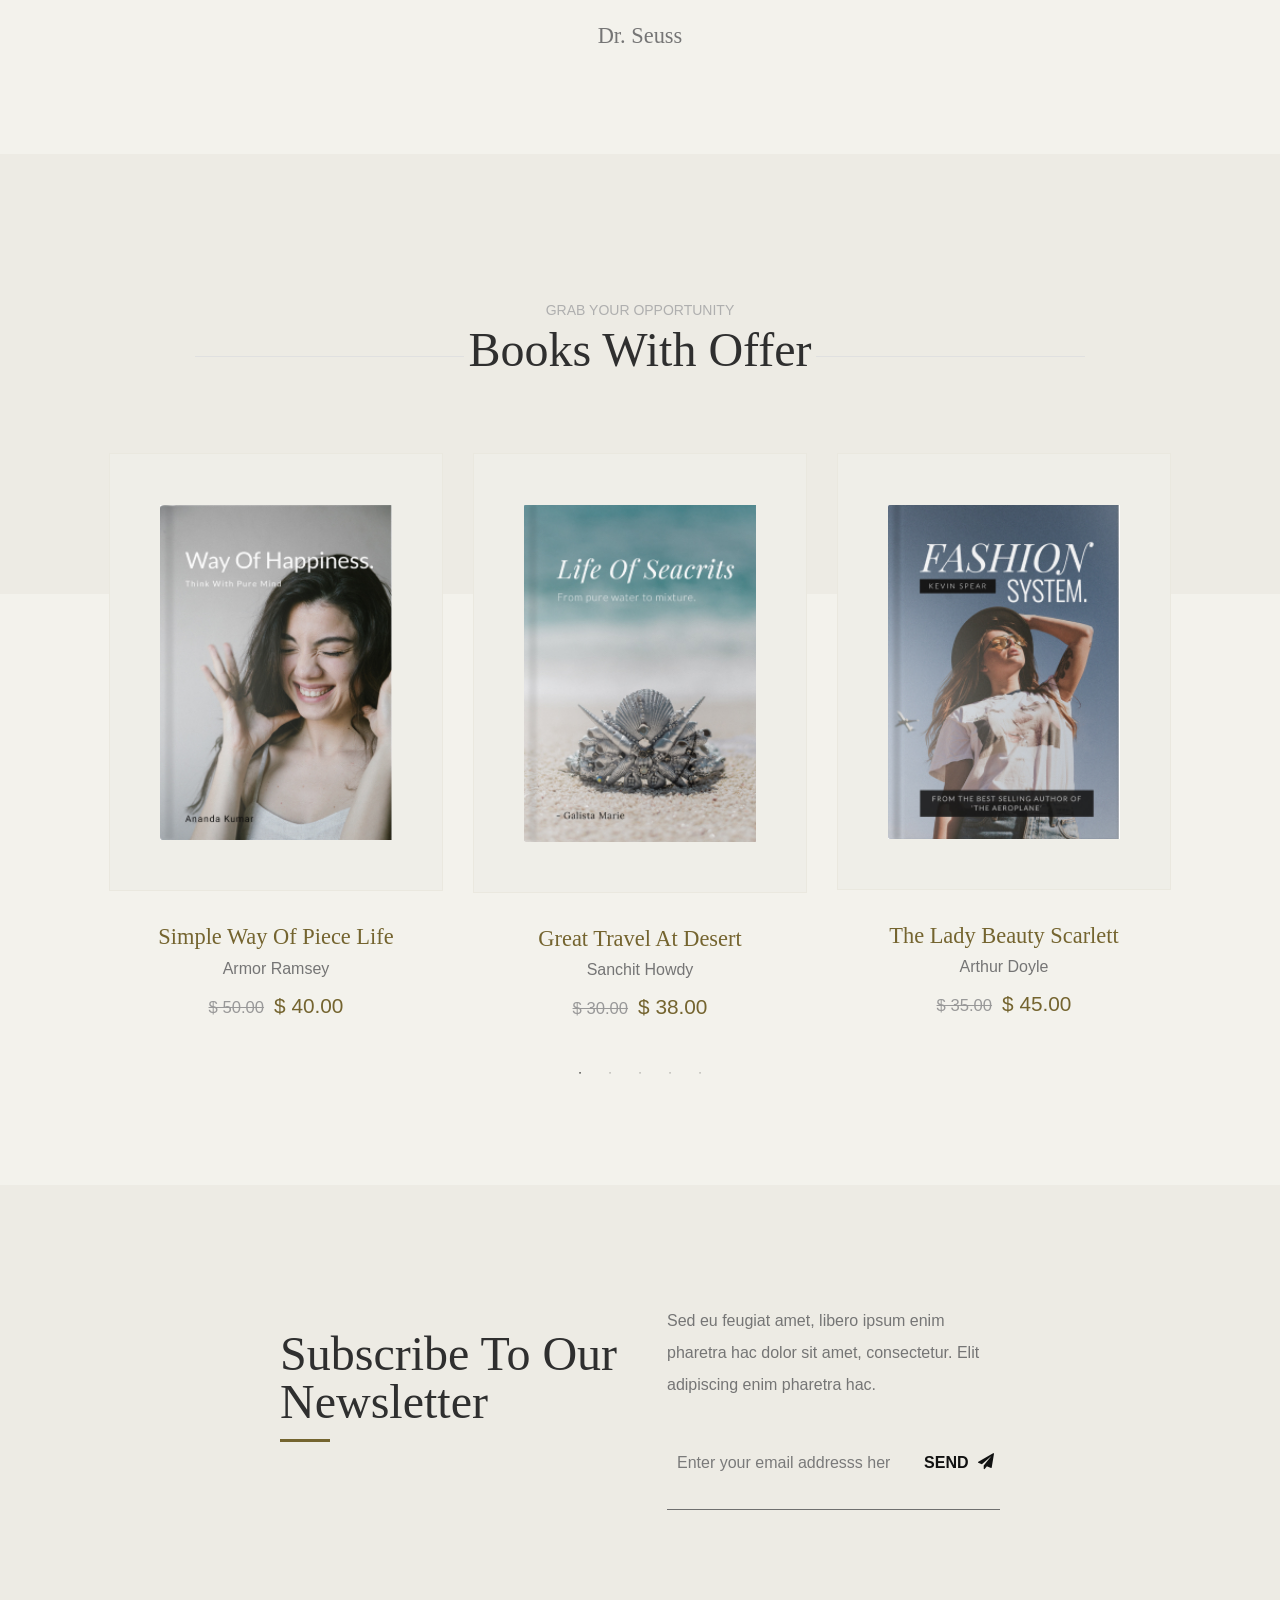
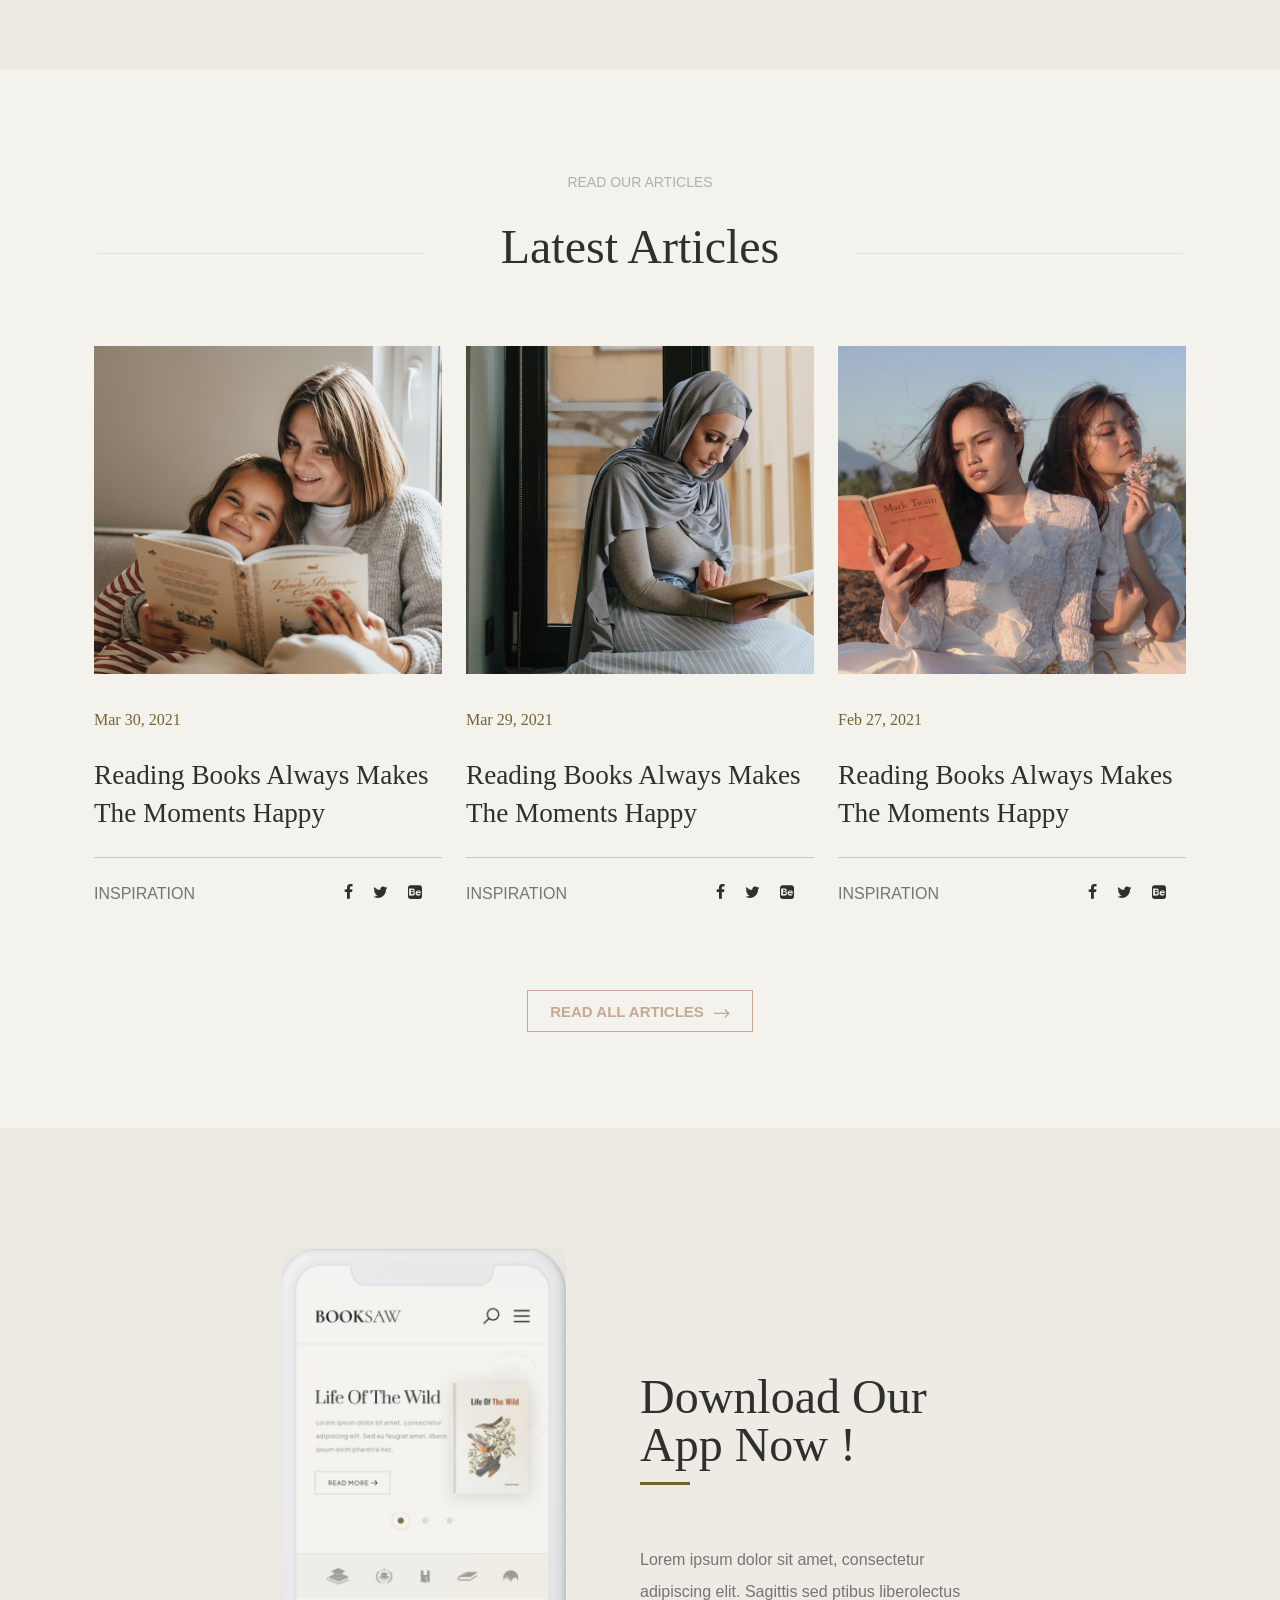
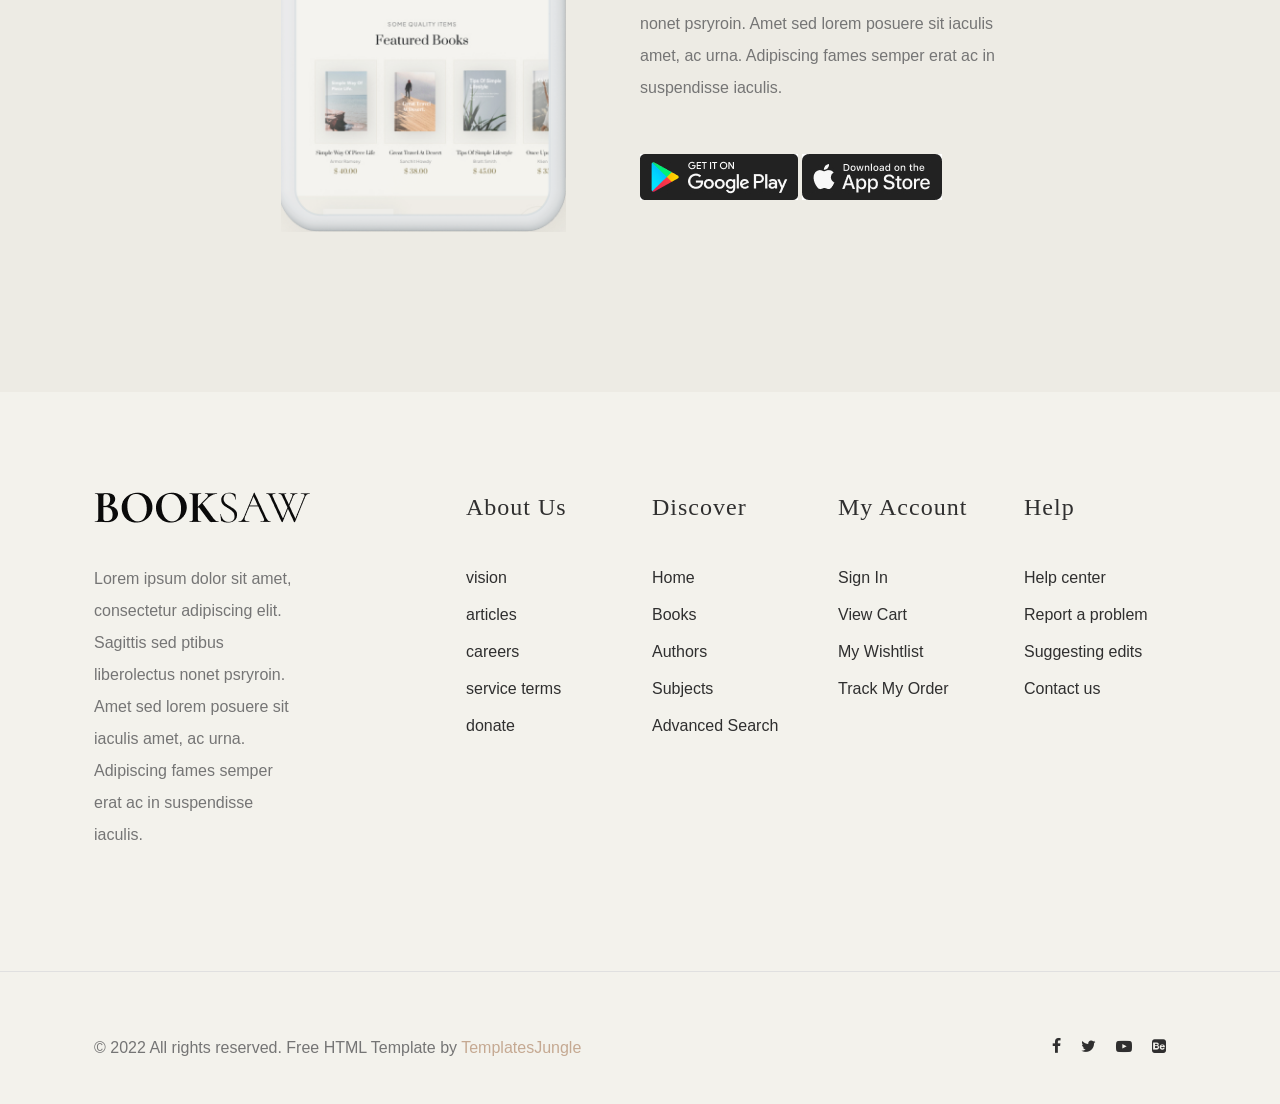
<file: assets/BackFrontOfficeTemplate/booksaw-1.0.0/index.html>
<!DOCTYPE html>
<html lang="en">

<head>
	<title>BookSaw - Free Book Store HTML CSS Template</title>
	<meta charset="utf-8">
	<meta http-equiv="X-UA-Compatible" content="IE=edge">
	<meta name="viewport" content="width=device-width, initial-scale=1.0">
	<meta name="format-detection" content="telephone=no">
	<meta name="apple-mobile-web-app-capable" content="yes">
	<meta name="author" content="">
	<meta name="keywords" content="">
	<meta name="description" content="">

	<link href="https://cdn.jsdelivr.net/npm/bootstrap@5.3.1/dist/css/bootstrap.min.css" rel="stylesheet"
		integrity="sha384-4bw+/aepP/YC94hEpVNVgiZdgIC5+VKNBQNGCHeKRQN+PtmoHDEXuppvnDJzQIu9" crossorigin="anonymous">

	<link rel="stylesheet" type="text/css" href="css/normalize.css">
	<link rel="stylesheet" type="text/css" href="icomoon/icomoon.css">
	<link rel="stylesheet" type="text/css" href="css/vendor.css">
	<link rel="stylesheet" type="text/css" href="style.css">

</head>

<body data-bs-spy="scroll" data-bs-target="#header" tabindex="0">

	<div id="header-wrap">

		<div class="top-content">
			<div class="container-fluid">
				<div class="row">
					<div class="col-md-6">
						<div class="social-links">
							<ul>
								<li>
									<a href="#"><i class="icon icon-facebook"></i></a>
								</li>
								<li>
									<a href="#"><i class="icon icon-twitter"></i></a>
								</li>
								<li>
									<a href="#"><i class="icon icon-youtube-play"></i></a>
								</li>
								<li>
									<a href="#"><i class="icon icon-behance-square"></i></a>
								</li>
							</ul>
						</div><!--social-links-->
					</div>
					<div class="col-md-6">
						<div class="right-element">
							<a href="#" class="user-account for-buy"><i
									class="icon icon-user"></i><span>Account</span></a>
							<a href="#" class="cart for-buy"><i class="icon icon-clipboard"></i><span>Cart:(0
									$)</span></a>

							<div class="action-menu">

								<div class="search-bar">
									<a href="#" class="search-button search-toggle" data-selector="#header-wrap">
										<i class="icon icon-search"></i>
									</a>
									<form role="search" method="get" class="search-box">
										<input class="search-field text search-input" placeholder="Search"
											type="search">
									</form>
								</div>
							</div>

						</div><!--top-right-->
					</div>

				</div>
			</div>
		</div><!--top-content-->

		<header id="header">
			<div class="container-fluid">
				<div class="row">

					<div class="col-md-2">
						<div class="main-logo">
							<a href="index.html"><img src="images/main-logo.png" alt="logo"></a>
						</div>

					</div>

					<div class="col-md-10">

						<nav id="navbar">
							<div class="main-menu stellarnav">
								<ul class="menu-list">
									<li class="menu-item active"><a href="#home">Home</a></li>
									<li class="menu-item has-sub">
										<a href="#pages" class="nav-link">Pages</a>

										<ul>
											<li class="active"><a href="index.html">Home</a></li>
											<li><a href="index.html">About</a></li>
											<li><a href="index.html">Styles</a></li>
											<li><a href="index.html">Blog</a></li>
											<li><a href="index.html">Post Single</a></li>
											<li><a href="index.html">Our Store</a></li>
											<li><a href="index.html">Product Single</a></li>
											<li><a href="index.html">Contact</a></li>
											<li><a href="index.html">Thank You</a></li>
										</ul>

									</li>
									<li class="menu-item"><a href="#featured-books" class="nav-link">Featured</a></li>
									<li class="menu-item"><a href="#popular-books" class="nav-link">Popular</a></li>
									<li class="menu-item"><a href="#special-offer" class="nav-link">Offer</a></li>
									<li class="menu-item"><a href="#latest-blog" class="nav-link">Articles</a></li>
									<li class="menu-item"><a href="#download-app" class="nav-link">Download App</a></li>
								</ul>

								<div class="hamburger">
									<span class="bar"></span>
									<span class="bar"></span>
									<span class="bar"></span>
								</div>

							</div>
						</nav>

					</div>

				</div>
			</div>
		</header>

	</div><!--header-wrap-->

	<section id="billboard">

		<div class="container">
			<div class="row">
				<div class="col-md-12">

					<button class="prev slick-arrow">
						<i class="icon icon-arrow-left"></i>
					</button>

					<div class="main-slider pattern-overlay">
						<div class="slider-item">
							<div class="banner-content">
								<h2 class="banner-title">Life of the Wild</h2>
								<p>Lorem ipsum dolor sit amet, consectetur adipiscing elit. Sed eu feugiat amet, libero
									ipsum enim pharetra hac. Urna commodo, lacus ut magna velit eleifend. Amet, quis
									urna, a eu.</p>
								<div class="btn-wrap">
									<a href="#" class="btn btn-outline-accent btn-accent-arrow">Read More<i
											class="icon icon-ns-arrow-right"></i></a>
								</div>
							</div><!--banner-content-->
							<img src="images/main-banner1.jpg" alt="banner" class="banner-image">
						</div><!--slider-item-->

						<div class="slider-item">
							<div class="banner-content">
								<h2 class="banner-title">Birds gonna be Happy</h2>
								<p>Lorem ipsum dolor sit amet, consectetur adipiscing elit. Sed eu feugiat amet, libero
									ipsum enim pharetra hac. Urna commodo, lacus ut magna velit eleifend. Amet, quis
									urna, a eu.</p>
								<div class="btn-wrap">
									<a href="#" class="btn btn-outline-accent btn-accent-arrow">Read More<i
											class="icon icon-ns-arrow-right"></i></a>
								</div>
							</div><!--banner-content-->
							<img src="images/main-banner2.jpg" alt="banner" class="banner-image">
						</div><!--slider-item-->

					</div><!--slider-->

					<button class="next slick-arrow">
						<i class="icon icon-arrow-right"></i>
					</button>

				</div>
			</div>
		</div>

	</section>

	<section id="client-holder" data-aos="fade-up">
		<div class="container">
			<div class="row">
				<div class="inner-content">
					<div class="logo-wrap">
						<div class="grid">
							<a href="#"><img src="images/client-image1.png" alt="client"></a>
							<a href="#"><img src="images/client-image2.png" alt="client"></a>
							<a href="#"><img src="images/client-image3.png" alt="client"></a>
							<a href="#"><img src="images/client-image4.png" alt="client"></a>
							<a href="#"><img src="images/client-image5.png" alt="client"></a>
						</div>
					</div><!--image-holder-->
				</div>
			</div>
		</div>
	</section>

	<section id="featured-books" class="py-5 my-5">
		<div class="container">
			<div class="row">
				<div class="col-md-12">

					<div class="section-header align-center">
						<div class="title">
							<span>Some quality items</span>
						</div>
						<h2 class="section-title">Featured Books</h2>
					</div>

					<div class="product-list" data-aos="fade-up">
						<div class="row">

							<div class="col-md-3">
								<div class="product-item">
									<figure class="product-style">
										<img src="images/product-item1.jpg" alt="Books" class="product-item">
										<button type="button" class="add-to-cart" data-product-tile="add-to-cart">Add to
											Cart</button>
									</figure>
									<figcaption>
										<h3>Simple way of piece life</h3>
										<span>Armor Ramsey</span>
										<div class="item-price">$ 40.00</div>
									</figcaption>
								</div>
							</div>

							<div class="col-md-3">
								<div class="product-item">
									<figure class="product-style">
										<img src="images/product-item2.jpg" alt="Books" class="product-item">
										<button type="button" class="add-to-cart" data-product-tile="add-to-cart">Add to
											Cart</button>
									</figure>
									<figcaption>
										<h3>Great travel at desert</h3>
										<span>Sanchit Howdy</span>
										<div class="item-price">$ 38.00</div>
									</figcaption>
								</div>
							</div>

							<div class="col-md-3">
								<div class="product-item">
									<figure class="product-style">
										<img src="images/product-item3.jpg" alt="Books" class="product-item">
										<button type="button" class="add-to-cart" data-product-tile="add-to-cart">Add to
											Cart</button>
									</figure>
									<figcaption>
										<h3>The lady beauty Scarlett</h3>
										<span>Arthur Doyle</span>
										<div class="item-price">$ 45.00</div>
									</figcaption>
								</div>
							</div>

							<div class="col-md-3">
								<div class="product-item">
									<figure class="product-style">
										<img src="images/product-item4.jpg" alt="Books" class="product-item">
										<button type="button" class="add-to-cart" data-product-tile="add-to-cart">Add to
											Cart</button>
									</figure>
									<figcaption>
										<h3>Once upon a time</h3>
										<span>Klien Marry</span>
										<div class="item-price">$ 35.00</div>
									</figcaption>
								</div>
							</div>

						</div><!--ft-books-slider-->
					</div><!--grid-->


				</div><!--inner-content-->
			</div>

			<div class="row">
				<div class="col-md-12">

					<div class="btn-wrap align-right">
						<a href="#" class="btn-accent-arrow">View all products <i
								class="icon icon-ns-arrow-right"></i></a>
					</div>

				</div>
			</div>
		</div>
	</section>

	<section id="best-selling" class="leaf-pattern-overlay">
		<div class="corner-pattern-overlay"></div>
		<div class="container">
			<div class="row justify-content-center">

				<div class="col-md-8">

					<div class="row">

						<div class="col-md-6">
							<figure class="products-thumb">
								<img src="images/single-image.jpg" alt="book" class="single-image">
							</figure>
						</div>

						<div class="col-md-6">
							<div class="product-entry">
								<h2 class="section-title divider">Best Selling Book</h2>

								<div class="products-content">
									<div class="author-name">By Timbur Hood</div>
									<h3 class="item-title">Birds gonna be happy</h3>
									<p>Lorem ipsum dolor sit amet, consectetur adipiscing elit. Sed eu feugiat amet,
										libero ipsum enim pharetra hac.</p>
									<div class="item-price">$ 45.00</div>
									<div class="btn-wrap">
										<a href="#" class="btn-accent-arrow">shop it now <i
												class="icon icon-ns-arrow-right"></i></a>
									</div>
								</div>

							</div>
						</div>

					</div>
					<!-- / row -->

				</div>

			</div>
		</div>
	</section>

	<section id="popular-books" class="bookshelf py-5 my-5">
		<div class="container">
			<div class="row">
				<div class="col-md-12">

					<div class="section-header align-center">
						<div class="title">
							<span>Some quality items</span>
						</div>
						<h2 class="section-title">Popular Books</h2>
					</div>

					<ul class="tabs">
						<li data-tab-target="#all-genre" class="active tab">All Genre</li>
						<li data-tab-target="#business" class="tab">Business</li>
						<li data-tab-target="#technology" class="tab">Technology</li>
						<li data-tab-target="#romantic" class="tab">Romantic</li>
						<li data-tab-target="#adventure" class="tab">Adventure</li>
						<li data-tab-target="#fictional" class="tab">Fictional</li>
					</ul>

					<div class="tab-content">
						<div id="all-genre" data-tab-content class="active">
							<div class="row">

								<div class="col-md-3">
									<div class="product-item">
										<figure class="product-style">
											<img src="images/tab-item1.jpg" alt="Books" class="product-item">
											<button type="button" class="add-to-cart" data-product-tile="add-to-cart">Add to
												Cart</button>
										</figure>
										<figcaption>
											<h3>Portrait photography</h3>
											<span>Adam Silber</span>
											<div class="item-price">$ 40.00</div>
										</figcaption>
									</div>
								</div>

								<div class="col-md-3">
									<div class="product-item">
										<figure class="product-style">
											<img src="images/tab-item2.jpg" alt="Books" class="product-item">
											<button type="button" class="add-to-cart" data-product-tile="add-to-cart">Add to
												Cart</button>
										</figure>
										<figcaption>
											<h3>Once upon a time</h3>
											<span>Klien Marry</span>
											<div class="item-price">$ 35.00</div>
										</figcaption>
									</div>
								</div>

								<div class="col-md-3">
									<div class="product-item">
										<figure class="product-style">
											<img src="images/tab-item3.jpg" alt="Books" class="product-item">
											<button type="button" class="add-to-cart" data-product-tile="add-to-cart">Add to
												Cart</button>
										</figure>
										<figcaption>
											<h3>Tips of simple lifestyle</h3>
											<span>Bratt Smith</span>
											<div class="item-price">$ 40.00</div>
										</figcaption>
									</div>
								</div>

								<div class="col-md-3">
									<div class="product-item">
										<figure class="product-style">
											<img src="images/tab-item4.jpg" alt="Books" class="product-item">
											<button type="button" class="add-to-cart" data-product-tile="add-to-cart">Add to
												Cart</button>
										</figure>
										<figcaption>
											<h3>Just felt from outside</h3>
											<span>Nicole Wilson</span>
											<div class="item-price">$ 40.00</div>
										</figcaption>
									</div>
								</div>

							</div>
							<div class="row">

								<div class="col-md-3">
									<div class="product-item">
										<figure class="product-style">
											<img src="images/tab-item5.jpg" alt="Books" class="product-item">
											<button type="button" class="add-to-cart" data-product-tile="add-to-cart">Add to
												Cart</button>
										</figure>
										<figcaption>
											<h3>Peaceful Enlightment</h3>
											<span>Marmik Lama</span>
											<div class="item-price">$ 40.00</div>
										</figcaption>
									</div>
								</div>

								<div class="col-md-3">
									<div class="product-item">
										<figure class="product-style">
											<img src="images/tab-item6.jpg" alt="Books" class="product-item">
											<button type="button" class="add-to-cart" data-product-tile="add-to-cart">Add to
												Cart</button>
										</figure>
										<figcaption>
											<h3>Great travel at desert</h3>
											<span>Sanchit Howdy</span>
											<div class="item-price">$ 40.00</div>
										</figcaption>
									</div>
								</div>

								<div class="col-md-3">
									<div class="product-item">
										<figure class="product-style">
											<img src="images/tab-item7.jpg" alt="Books" class="product-item">
											<button type="button" class="add-to-cart" data-product-tile="add-to-cart">Add to
												Cart</button>
										</figure>
										<figcaption>
											<h3>Life among the pirates</h3>
											<span>Armor Ramsey</span>
											<div class="item-price">$ 40.00</div>
										</figcaption>
									</div>
								</div>

								<div class="col-md-3">
									<div class="product-item">
										<figure class="product-style">
											<img src="images/tab-item8.jpg" alt="Books" class="product-item">
											<button type="button" class="add-to-cart" data-product-tile="add-to-cart">Add to
												Cart</button>
										</figure>
										<figcaption>
											<h3>Simple way of piece life</h3>
											<span>Armor Ramsey</span>
											<div class="item-price">$ 40.00</div>
										</figcaption>
									</div>
								</div>

							</div>

						</div>
						<div id="business" data-tab-content>
							<div class="row">
								<div class="col-md-3">
									<div class="product-item">
										<figure class="product-style">
											<img src="images/tab-item2.jpg" alt="Books" class="product-item">
											<button type="button" class="add-to-cart" data-product-tile="add-to-cart">Add to
												Cart</button>
										</figure>
										<figcaption>
											<h3>Peaceful Enlightment</h3>
											<span>Marmik Lama</span>
											<div class="item-price">$ 40.00</div>
										</figcaption>
									</div>
								</div>

								<div class="col-md-3">
									<div class="product-item">
										<figure class="product-style">
											<img src="images/tab-item4.jpg" alt="Books" class="product-item">
											<button type="button" class="add-to-cart" data-product-tile="add-to-cart">Add to
												Cart</button>
										</figure>
										<figcaption>
											<h3>Great travel at desert</h3>
											<span>Sanchit Howdy</span>
											<div class="item-price">$ 40.00</div>
										</figcaption>
									</div>
								</div>

								<div class="col-md-3">
									<div class="product-item">
										<figure class="product-style">
											<img src="images/tab-item6.jpg" alt="Books" class="product-item">
											<button type="button" class="add-to-cart" data-product-tile="add-to-cart">Add to
												Cart</button>
										</figure>
										<figcaption>
											<h3>Life among the pirates</h3>
											<span>Armor Ramsey</span>
											<div class="item-price">$ 40.00</div>
										</figcaption>
									</div>
								</div>

								<div class="col-md-3">
									<div class="product-item">
										<figure class="product-style">
											<img src="images/tab-item8.jpg" alt="Books" class="product-item">
											<button type="button" class="add-to-cart" data-product-tile="add-to-cart">Add to
												Cart</button>
										</figure>
										<figcaption>
											<h3>Simple way of piece life</h3>
											<span>Armor Ramsey</span>
											<div class="item-price">$ 40.00</div>
										</figcaption>
									</div>
								</div>

							</div>
						</div>

						<div id="technology" data-tab-content>
							<div class="row">
								<div class="col-md-3">
									<div class="product-item">
										<figure class="product-style">
											<img src="images/tab-item1.jpg" alt="Books" class="product-item">
											<button type="button" class="add-to-cart" data-product-tile="add-to-cart">Add to
												Cart</button>
										</figure>
										<figcaption>
											<h3>Peaceful Enlightment</h3>
											<span>Marmik Lama</span>
											<div class="item-price">$ 40.00</div>
										</figcaption>
									</div>
								</div>

								<div class="col-md-3">
									<div class="product-item">
										<figure class="product-style">
											<img src="images/tab-item3.jpg" alt="Books" class="product-item">
											<button type="button" class="add-to-cart" data-product-tile="add-to-cart">Add to
												Cart</button>
										</figure>
										<figcaption>
											<h3>Great travel at desert</h3>
											<span>Sanchit Howdy</span>
											<div class="item-price">$ 40.00</div>
										</figcaption>
									</div>
								</div>

								<div class="col-md-3">
									<div class="product-item">
										<figure class="product-style">
											<img src="images/tab-item5.jpg" alt="Books" class="product-item">
											<button type="button" class="add-to-cart" data-product-tile="add-to-cart">Add to
												Cart</button>
										</figure>
										<figcaption>
											<h3>Life among the pirates</h3>
											<span>Armor Ramsey</span>
											<div class="item-price">$ 40.00</div>
										</figcaption>
									</div>
								</div>

								<div class="col-md-3">
									<div class="product-item">
										<figure class="product-style">
											<img src="images/tab-item7.jpg" alt="Books" class="product-item">
											<button type="button" class="add-to-cart" data-product-tile="add-to-cart">Add to
												Cart</button>
										</figure>
										<figcaption>
											<h3>Simple way of piece life</h3>
											<span>Armor Ramsey</span>
											<div class="item-price">$ 40.00</div>
										</figcaption>
									</div>
								</div>
							</div>
						</div>

						<div id="romantic" data-tab-content>
							<div class="row">
								<div class="col-md-3">
									<div class="product-item">
										<figure class="product-style">
											<img src="images/tab-item1.jpg" alt="Books" class="product-item">
											<button type="button" class="add-to-cart" data-product-tile="add-to-cart">Add to
												Cart</button>
										</figure>
										<figcaption>
											<h3>Peaceful Enlightment</h3>
											<span>Marmik Lama</span>
											<div class="item-price">$ 40.00</div>
										</figcaption>
									</div>
								</div>

								<div class="col-md-3">
									<div class="product-item">
										<figure class="product-style">
											<img src="images/tab-item3.jpg" alt="Books" class="product-item">
											<button type="button" class="add-to-cart" data-product-tile="add-to-cart">Add to
												Cart</button>
										</figure>
										<figcaption>
											<h3>Great travel at desert</h3>
											<span>Sanchit Howdy</span>
											<div class="item-price">$ 40.00</div>
										</figcaption>
									</div>
								</div>

								<div class="col-md-3">
									<div class="product-item">
										<figure class="product-style">
											<img src="images/tab-item5.jpg" alt="Books" class="product-item">
											<button type="button" class="add-to-cart" data-product-tile="add-to-cart">Add to
												Cart</button>
										</figure>
										<figcaption>
											<h3>Life among the pirates</h3>
											<span>Armor Ramsey</span>
											<div class="item-price">$ 40.00</div>
										</figcaption>
									</div>
								</div>

								<div class="col-md-3">
									<div class="product-item">
										<figure class="product-style">
											<img src="images/tab-item7.jpg" alt="Books" class="product-item">
											<button type="button" class="add-to-cart" data-product-tile="add-to-cart">Add to
												Cart</button>
										</figure>
										<figcaption>
											<h3>Simple way of piece life</h3>
											<span>Armor Ramsey</span>
											<div class="item-price">$ 40.00</div>
										</figcaption>
									</div>
								</div>
							</div>
						</div>

						<div id="adventure" data-tab-content>
							<div class="row">
								<div class="col-md-3">
									<div class="product-item">
										<figure class="product-style">
											<img src="images/tab-item5.jpg" alt="Books" class="product-item">
											<button type="button" class="add-to-cart" data-product-tile="add-to-cart">Add to
												Cart</button>
										</figure>
										<figcaption>
											<h3>Life among the pirates</h3>
											<span>Armor Ramsey</span>
											<div class="item-price">$ 40.00</div>
										</figcaption>
									</div>
								</div>

								<div class="col-md-3">
									<div class="product-item">
										<figure class="product-style">
											<img src="images/tab-item7.jpg" alt="Books" class="product-item">
											<button type="button" class="add-to-cart" data-product-tile="add-to-cart">Add to
												Cart</button>
										</figure>
										<figcaption>
											<h3>Simple way of piece life</h3>
											<span>Armor Ramsey</span>
											<div class="item-price">$ 40.00</div>
										</figcaption>
									</div>
								</div>
							</div>
						</div>

						<div id="fictional" data-tab-content>
							<div class="row">
								<div class="col-md-3">
									<div class="product-item">
										<figure class="product-style">
											<img src="images/tab-item5.jpg" alt="Books" class="product-item">
											<button type="button" class="add-to-cart" data-product-tile="add-to-cart">Add to
												Cart</button>
										</figure>
										<figcaption>
											<h3>Life among the pirates</h3>
											<span>Armor Ramsey</span>
											<div class="item-price">$ 40.00</div>
										</figcaption>
									</div>
								</div>

								<div class="col-md-3">
									<div class="product-item">
										<figure class="product-style">
											<img src="images/tab-item7.jpg" alt="Books" class="product-item">
											<button type="button" class="add-to-cart" data-product-tile="add-to-cart">Add to
												Cart</button>
										</figure>
										<figcaption>
											<h3>Simple way of piece life</h3>
											<span>Armor Ramsey</span>
											<div class="item-price">$ 40.00</div>
										</figcaption>
									</div>
								</div>
							</div>
						</div>

					</div>

				</div><!--inner-tabs-->

			</div>
		</div>
	</section>

	<section id="quotation" class="align-center pb-5 mb-5">
		<div class="inner-content">
			<h2 class="section-title divider">Quote of the day</h2>
			<blockquote data-aos="fade-up">
				<q>“The more that you read, the more things you will know. The more that you learn, the more places
					you’ll go.”</q>
				<div class="author-name">Dr. Seuss</div>
			</blockquote>
		</div>
	</section>

	<section id="special-offer" class="bookshelf pb-5 mb-5">

		<div class="section-header align-center">
			<div class="title">
				<span>Grab your opportunity</span>
			</div>
			<h2 class="section-title">Books with offer</h2>
		</div>

		<div class="container">
			<div class="row">
				<div class="inner-content">
					<div class="product-list" data-aos="fade-up">
						<div class="grid product-grid">
							<div class="product-item">
								<figure class="product-style">
									<img src="images/product-item5.jpg" alt="Books" class="product-item">
									<button type="button" class="add-to-cart" data-product-tile="add-to-cart">Add to
										Cart</button>
								</figure>
								<figcaption>
									<h3>Simple way of piece life</h3>
									<span>Armor Ramsey</span>
									<div class="item-price">
										<span class="prev-price">$ 50.00</span>$ 40.00
									</div>
								</div>
							</figcaption>

							<div class="product-item">
								<figure class="product-style">
									<img src="images/product-item6.jpg" alt="Books" class="product-item">
									<button type="button" class="add-to-cart" data-product-tile="add-to-cart">Add to
										Cart</button>
								</figure>
								<figcaption>
									<h3>Great travel at desert</h3>
									<span>Sanchit Howdy</span>
									<div class="item-price">
										<span class="prev-price">$ 30.00</span>$ 38.00
									</div>
								</div>
							</figcaption>

							<div class="product-item">
								<figure class="product-style">
									<img src="images/product-item7.jpg" alt="Books" class="product-item">
									<button type="button" class="add-to-cart" data-product-tile="add-to-cart">Add to
										Cart</button>
								</figure>
								<figcaption>
									<h3>The lady beauty Scarlett</h3>
									<span>Arthur Doyle</span>
									<div class="item-price">
										<span class="prev-price">$ 35.00</span>$ 45.00
									</div>
								</div>
							</figcaption>

							<div class="product-item">
								<figure class="product-style">
									<img src="images/product-item8.jpg" alt="Books" class="product-item">
									<button type="button" class="add-to-cart" data-product-tile="add-to-cart">Add to
										Cart</button>
								</figure>
								<figcaption>
									<h3>Once upon a time</h3>
									<span>Klien Marry</span>
									<div class="item-price">
										<span class="prev-price">$ 25.00</span>$ 35.00
									</div>
								</div>
							</figcaption>

							<div class="product-item">
								<figure class="product-style">
									<img src="images/product-item2.jpg" alt="Books" class="product-item">
									<button type="button" class="add-to-cart" data-product-tile="add-to-cart">Add to
										Cart</button>
								</figure>
								<figcaption>
									<h3>Simple way of piece life</h3>
									<span>Armor Ramsey</span>
									<div class="item-price">$ 40.00</div>
								</figcaption>
							</div>
						</div><!--grid-->
					</div>
				</div><!--inner-content-->
			</div>
		</div>
	</section>

	<section id="subscribe">
		<div class="container">
			<div class="row justify-content-center">

				<div class="col-md-8">
					<div class="row">

						<div class="col-md-6">

							<div class="title-element">
								<h2 class="section-title divider">Subscribe to our newsletter</h2>
							</div>

						</div>
						<div class="col-md-6">

							<div class="subscribe-content" data-aos="fade-up">
								<p>Sed eu feugiat amet, libero ipsum enim pharetra hac dolor sit amet, consectetur. Elit
									adipiscing enim pharetra hac.</p>
								<form id="form">
									<input type="text" name="email" placeholder="Enter your email addresss here">
									<button class="btn-subscribe">
										<span>send</span>
										<i class="icon icon-send"></i>
									</button>
								</form>
							</div>

						</div>

					</div>
				</div>

			</div>
		</div>
	</section>

	<section id="latest-blog" class="py-5 my-5">
		<div class="container">
			<div class="row">
				<div class="col-md-12">

					<div class="section-header align-center">
						<div class="title">
							<span>Read our articles</span>
						</div>
						<h2 class="section-title">Latest Articles</h2>
					</div>

					<div class="row">

						<div class="col-md-4">

							<article class="column" data-aos="fade-up">

								<figure>
									<a href="#" class="image-hvr-effect">
										<img src="images/post-img1.jpg" alt="post" class="post-image">
									</a>
								</figure>

								<div class="post-item">
									<div class="meta-date">Mar 30, 2021</div>
									<h3><a href="#">Reading books always makes the moments happy</a></h3>

									<div class="links-element">
										<div class="categories">inspiration</div>
										<div class="social-links">
											<ul>
												<li>
													<a href="#"><i class="icon icon-facebook"></i></a>
												</li>
												<li>
													<a href="#"><i class="icon icon-twitter"></i></a>
												</li>
												<li>
													<a href="#"><i class="icon icon-behance-square"></i></a>
												</li>
											</ul>
										</div>
									</div><!--links-element-->

								</div>
							</article>

						</div>
						<div class="col-md-4">

							<article class="column" data-aos="fade-up" data-aos-delay="200">
								<figure>
									<a href="#" class="image-hvr-effect">
										<img src="images/post-img2.jpg" alt="post" class="post-image">
									</a>
								</figure>
								<div class="post-item">
									<div class="meta-date">Mar 29, 2021</div>
									<h3><a href="#">Reading books always makes the moments happy</a></h3>

									<div class="links-element">
										<div class="categories">inspiration</div>
										<div class="social-links">
											<ul>
												<li>
													<a href="#"><i class="icon icon-facebook"></i></a>
												</li>
												<li>
													<a href="#"><i class="icon icon-twitter"></i></a>
												</li>
												<li>
													<a href="#"><i class="icon icon-behance-square"></i></a>
												</li>
											</ul>
										</div>
									</div><!--links-element-->

								</div>
							</article>

						</div>
						<div class="col-md-4">

							<article class="column" data-aos="fade-up" data-aos-delay="400">
								<figure>
									<a href="#" class="image-hvr-effect">
										<img src="images/post-img3.jpg" alt="post" class="post-image">
									</a>
								</figure>
								<div class="post-item">
									<div class="meta-date">Feb 27, 2021</div>
									<h3><a href="#">Reading books always makes the moments happy</a></h3>

									<div class="links-element">
										<div class="categories">inspiration</div>
										<div class="social-links">
											<ul>
												<li>
													<a href="#"><i class="icon icon-facebook"></i></a>
												</li>
												<li>
													<a href="#"><i class="icon icon-twitter"></i></a>
												</li>
												<li>
													<a href="#"><i class="icon icon-behance-square"></i></a>
												</li>
											</ul>
										</div>
									</div><!--links-element-->

								</div>
							</article>

						</div>

					</div>

					<div class="row">

						<div class="btn-wrap align-center">
							<a href="#" class="btn btn-outline-accent btn-accent-arrow" tabindex="0">Read All Articles<i
									class="icon icon-ns-arrow-right"></i></a>
						</div>
					</div>

				</div>
			</div>
		</div>
	</section>

	<section id="download-app" class="leaf-pattern-overlay">
		<div class="corner-pattern-overlay"></div>
		<div class="container">
			<div class="row justify-content-center">
				<div class="col-md-8">
					<div class="row">

						<div class="col-md-5">
							<figure>
								<img src="images/device.png" alt="phone" class="single-image">
							</figure>
						</div>

						<div class="col-md-7">
							<div class="app-info">
								<h2 class="section-title divider">Download our app now !</h2>
								<p>Lorem ipsum dolor sit amet, consectetur adipiscing elit. Sagittis sed ptibus
									liberolectus nonet psryroin. Amet sed lorem posuere sit iaculis amet, ac urna.
									Adipiscing fames semper erat ac in suspendisse iaculis.</p>
								<div class="google-app">
									<img src="images/google-play.jpg" alt="google play">
									<img src="images/app-store.jpg" alt="app store">
								</div>
							</div>
						</div>

					</div>
				</div>
			</div>
		</div>
	</section>

	<footer id="footer">
		<div class="container">
			<div class="row">

				<div class="col-md-4">

					<div class="footer-item">
						<div class="company-brand">
							<img src="images/main-logo.png" alt="logo" class="footer-logo">
							<p>Lorem ipsum dolor sit amet, consectetur adipiscing elit. Sagittis sed ptibus liberolectus
								nonet psryroin. Amet sed lorem posuere sit iaculis amet, ac urna. Adipiscing fames
								semper erat ac in suspendisse iaculis.</p>
						</div>
					</div>

				</div>

				<div class="col-md-2">

					<div class="footer-menu">
						<h5>About Us</h5>
						<ul class="menu-list">
							<li class="menu-item">
								<a href="#">vision</a>
							</li>
							<li class="menu-item">
								<a href="#">articles </a>
							</li>
							<li class="menu-item">
								<a href="#">careers</a>
							</li>
							<li class="menu-item">
								<a href="#">service terms</a>
							</li>
							<li class="menu-item">
								<a href="#">donate</a>
							</li>
						</ul>
					</div>

				</div>
				<div class="col-md-2">

					<div class="footer-menu">
						<h5>Discover</h5>
						<ul class="menu-list">
							<li class="menu-item">
								<a href="#">Home</a>
							</li>
							<li class="menu-item">
								<a href="#">Books</a>
							</li>
							<li class="menu-item">
								<a href="#">Authors</a>
							</li>
							<li class="menu-item">
								<a href="#">Subjects</a>
							</li>
							<li class="menu-item">
								<a href="#">Advanced Search</a>
							</li>
						</ul>
					</div>

				</div>
				<div class="col-md-2">

					<div class="footer-menu">
						<h5>My account</h5>
						<ul class="menu-list">
							<li class="menu-item">
								<a href="#">Sign In</a>
							</li>
							<li class="menu-item">
								<a href="#">View Cart</a>
							</li>
							<li class="menu-item">
								<a href="#">My Wishtlist</a>
							</li>
							<li class="menu-item">
								<a href="#">Track My Order</a>
							</li>
						</ul>
					</div>

				</div>
				<div class="col-md-2">

					<div class="footer-menu">
						<h5>Help</h5>
						<ul class="menu-list">
							<li class="menu-item">
								<a href="#">Help center</a>
							</li>
							<li class="menu-item">
								<a href="#">Report a problem</a>
							</li>
							<li class="menu-item">
								<a href="#">Suggesting edits</a>
							</li>
							<li class="menu-item">
								<a href="#">Contact us</a>
							</li>
						</ul>
					</div>

				</div>

			</div>
			<!-- / row -->

		</div>
	</footer>

	<div id="footer-bottom">
		<div class="container">
			<div class="row">
				<div class="col-md-12">

					<div class="copyright">
						<div class="row">

							<div class="col-md-6">
								<p>© 2022 All rights reserved. Free HTML Template by <a
										href="https://www.templatesjungle.com/" target="_blank">TemplatesJungle</a></p>
							</div>

							<div class="col-md-6">
								<div class="social-links align-right">
									<ul>
										<li>
											<a href="#"><i class="icon icon-facebook"></i></a>
										</li>
										<li>
											<a href="#"><i class="icon icon-twitter"></i></a>
										</li>
										<li>
											<a href="#"><i class="icon icon-youtube-play"></i></a>
										</li>
										<li>
											<a href="#"><i class="icon icon-behance-square"></i></a>
										</li>
									</ul>
								</div>
							</div>

						</div>
					</div><!--grid-->

				</div><!--footer-bottom-content-->
			</div>
		</div>
	</div>

	<script src="js/jquery-1.11.0.min.js"></script>
	<script src="https://cdn.jsdelivr.net/npm/bootstrap@5.3.1/dist/js/bootstrap.bundle.min.js"
		integrity="sha384-HwwvtgBNo3bZJJLYd8oVXjrBZt8cqVSpeBNS5n7C8IVInixGAoxmnlMuBnhbgrkm"
		crossorigin="anonymous"></script>
	<script src="js/plugins.js"></script>
	<script src="js/script.js"></script>

</body>

</html>
</file>
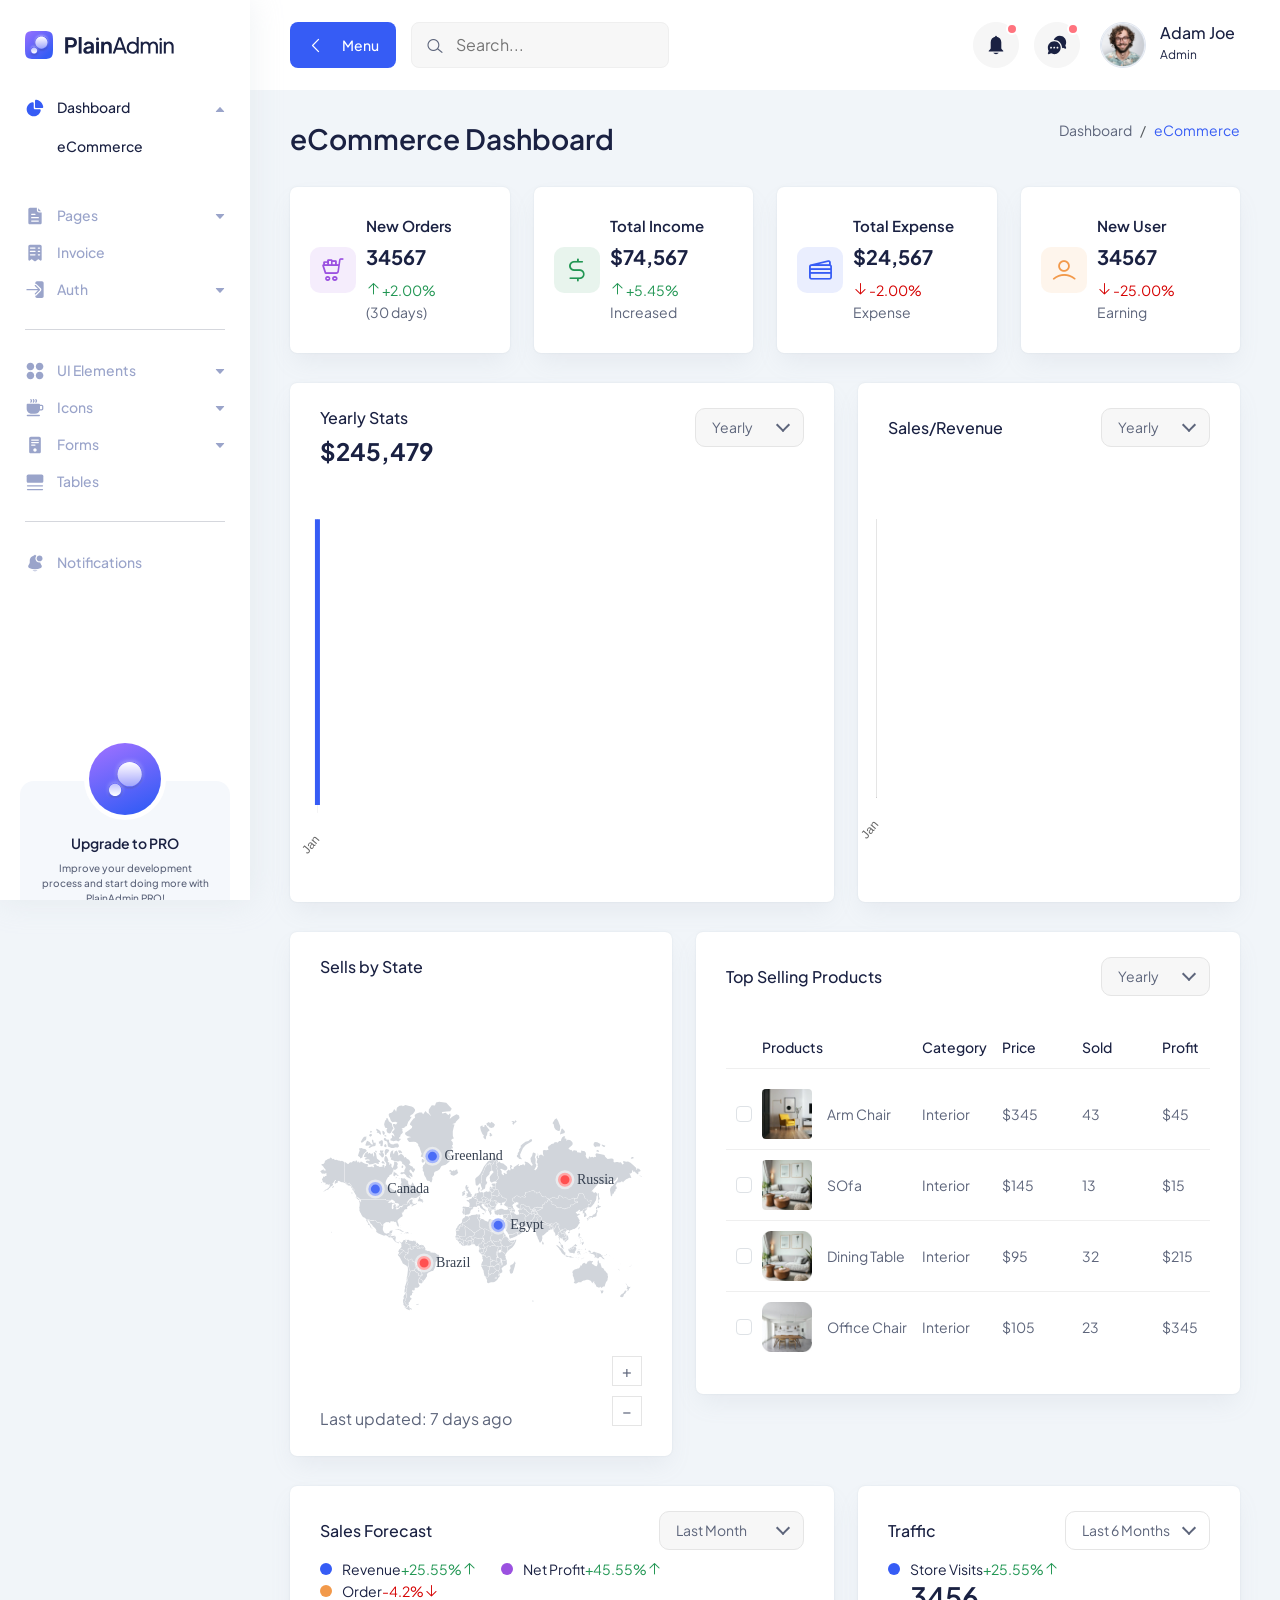
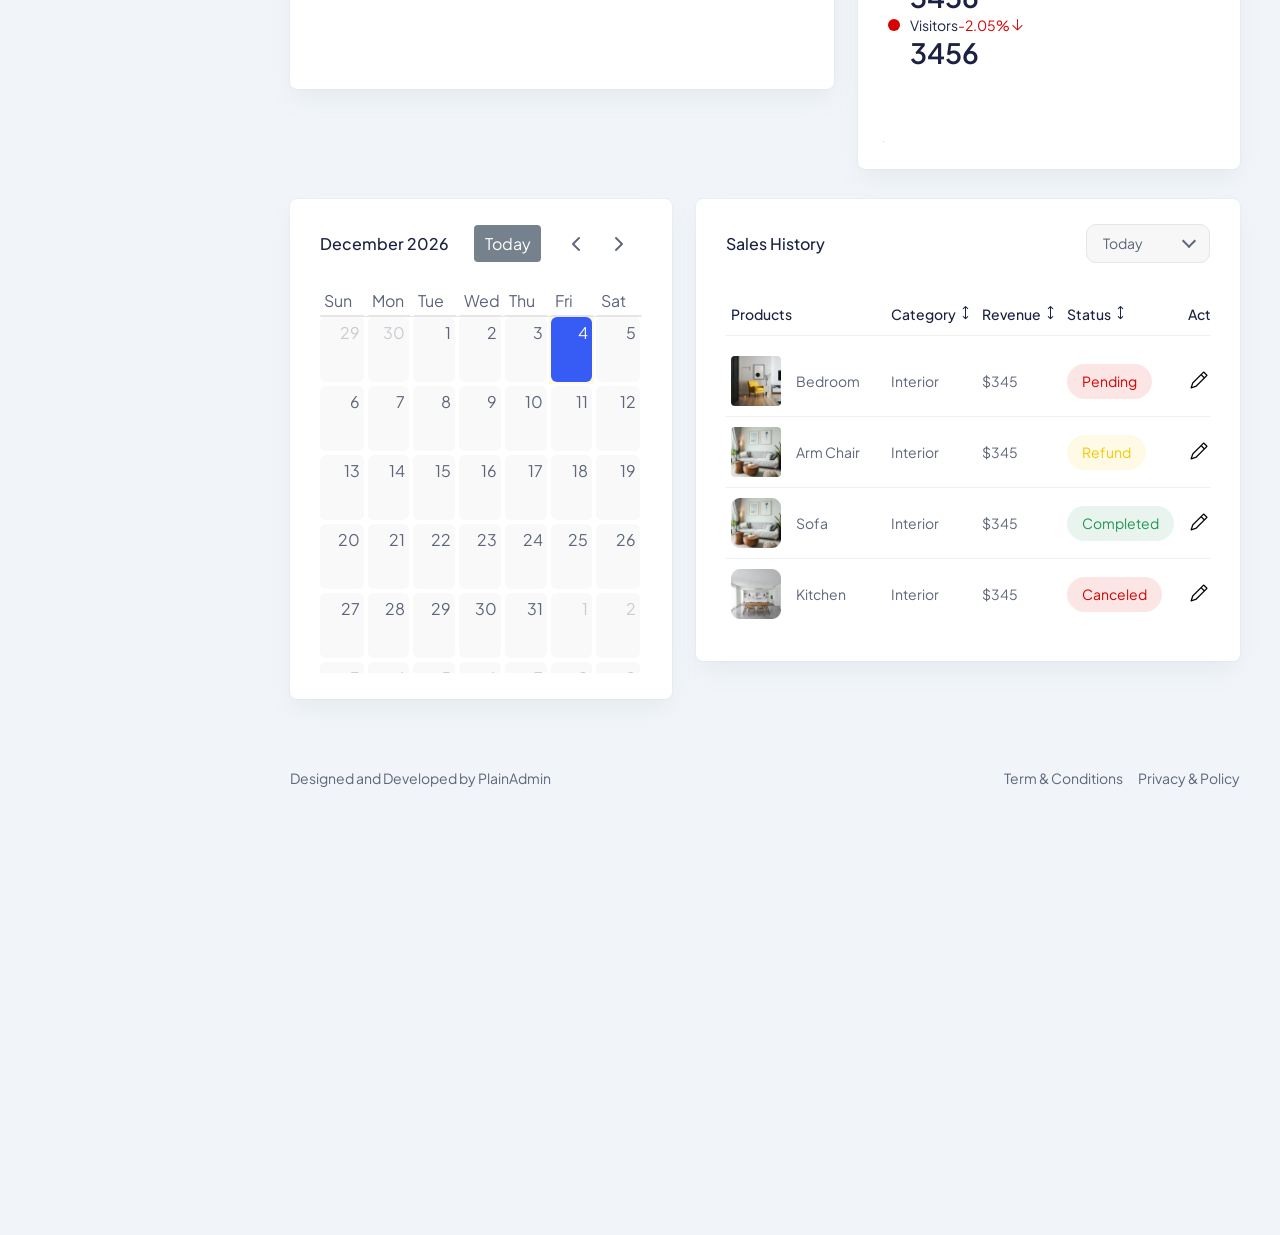
<file: assets/BackFrontOfficeTemplate/plain-free-bootstrap-admin-template-main/index.html>
<!DOCTYPE html>
<html lang="en">
  <head>
    <meta charset="UTF-8" />
    <meta http-equiv="X-UA-Compatible" content="IE=edge" />
    <meta name="viewport" content="width=device-width, initial-scale=1.0" />
    <link rel="shortcut icon" href="assets/images/favicon.svg" type="image/x-icon" />
    <title>PlainAdmin Demo | Bootstrap 5 Admin Template</title>

    <!-- ========== All CSS files linkup ========= -->
    <link rel="stylesheet" href="assets/css/bootstrap.min.css" />
    <link rel="stylesheet" href="assets/css/lineicons.css" rel="stylesheet" type="text/css" />
    <link rel="stylesheet" href="assets/css/materialdesignicons.min.css" rel="stylesheet" type="text/css" />
    <link rel="stylesheet" href="assets/css/fullcalendar.css" />
    <link rel="stylesheet" href="assets/css/fullcalendar.css" />
    <link rel="stylesheet" href="assets/css/main.css" />
  </head>
  <body>
    <!-- ======== Preloader =========== -->
    <div id="preloader">
      <div class="spinner"></div>
    </div>
    <!-- ======== Preloader =========== -->

    <!-- ======== sidebar-nav start =========== -->
    <aside class="sidebar-nav-wrapper">
      <div class="navbar-logo">
        <a href="index.html">
          <img src="assets/images/logo/logo.svg" alt="logo" />
        </a>
      </div>
      <nav class="sidebar-nav">
        <ul>
          <li class="nav-item nav-item-has-children">
            <a
              href="#0"
              data-bs-toggle="collapse"
              data-bs-target="#ddmenu_1"
              aria-controls="ddmenu_1"
              aria-expanded="false"
              aria-label="Toggle navigation"
            >
              <span class="icon">
                <svg width="20" height="20" viewBox="0 0 20 20" fill="none" xmlns="http://www.w3.org/2000/svg">
                  <path
                    d="M8.74999 18.3333C12.2376 18.3333 15.1364 15.8128 15.7244 12.4941C15.8448 11.8143 15.2737 11.25 14.5833 11.25H9.99999C9.30966 11.25 8.74999 10.6903 8.74999 10V5.41666C8.74999 4.7263 8.18563 4.15512 7.50586 4.27556C4.18711 4.86357 1.66666 7.76243 1.66666 11.25C1.66666 15.162 4.83797 18.3333 8.74999 18.3333Z" />
                  <path
                    d="M17.0833 10C17.7737 10 18.3432 9.43708 18.2408 8.75433C17.7005 5.14918 14.8508 2.29947 11.2457 1.75912C10.5629 1.6568 10 2.2263 10 2.91665V9.16666C10 9.62691 10.3731 10 10.8333 10H17.0833Z" />
                </svg>
              </span>
              <span class="text">Dashboard</span>
            </a>
            <ul id="ddmenu_1" class="collapse show dropdown-nav">
              <li>
                <a href="index.html" class="active"> eCommerce </a>
              </li>
            </ul>
          </li>
          <li class="nav-item nav-item-has-children">
            <a
              href="#0"
              class="collapsed"
              data-bs-toggle="collapse"
              data-bs-target="#ddmenu_2"
              aria-controls="ddmenu_2"
              aria-expanded="false"
              aria-label="Toggle navigation"
            >
              <span class="icon">
                <svg width="20" height="20" viewBox="0 0 20 20" fill="none" xmlns="http://www.w3.org/2000/svg">
                  <path
                    d="M11.8097 1.66667C11.8315 1.66667 11.8533 1.6671 11.875 1.66796V4.16667C11.875 5.43232 12.901 6.45834 14.1667 6.45834H16.6654C16.6663 6.48007 16.6667 6.50186 16.6667 6.5237V16.6667C16.6667 17.5872 15.9205 18.3333 15 18.3333H5.00001C4.07954 18.3333 3.33334 17.5872 3.33334 16.6667V3.33334C3.33334 2.41286 4.07954 1.66667 5.00001 1.66667H11.8097ZM6.66668 7.70834C6.3215 7.70834 6.04168 7.98816 6.04168 8.33334C6.04168 8.67851 6.3215 8.95834 6.66668 8.95834H10C10.3452 8.95834 10.625 8.67851 10.625 8.33334C10.625 7.98816 10.3452 7.70834 10 7.70834H6.66668ZM6.04168 11.6667C6.04168 12.0118 6.3215 12.2917 6.66668 12.2917H13.3333C13.6785 12.2917 13.9583 12.0118 13.9583 11.6667C13.9583 11.3215 13.6785 11.0417 13.3333 11.0417H6.66668C6.3215 11.0417 6.04168 11.3215 6.04168 11.6667ZM6.66668 14.375C6.3215 14.375 6.04168 14.6548 6.04168 15C6.04168 15.3452 6.3215 15.625 6.66668 15.625H13.3333C13.6785 15.625 13.9583 15.3452 13.9583 15C13.9583 14.6548 13.6785 14.375 13.3333 14.375H6.66668Z" />
                  <path
                    d="M13.125 2.29167L16.0417 5.20834H14.1667C13.5913 5.20834 13.125 4.74197 13.125 4.16667V2.29167Z" />
                </svg>
              </span>
              <span class="text">Pages</span>
            </a>
            <ul id="ddmenu_2" class="collapse dropdown-nav">
              <li>
                <a href="settings.html"> Settings </a>
              </li>
              <li>
                <a href="blank-page.html"> Blank Page </a>
              </li>
            </ul>
          </li>
          <li class="nav-item">
            <a href="invoice.html">
              <span class="icon">
                <svg width="20" height="20" viewBox="0 0 20 20" fill="none" xmlns="http://www.w3.org/2000/svg">
                  <path
                    d="M3.33334 3.35442C3.33334 2.4223 4.07954 1.66666 5.00001 1.66666H15C15.9205 1.66666 16.6667 2.4223 16.6667 3.35442V16.8565C16.6667 17.5519 15.8827 17.9489 15.3333 17.5317L13.8333 16.3924C13.537 16.1673 13.1297 16.1673 12.8333 16.3924L10.5 18.1646C10.2037 18.3896 9.79634 18.3896 9.50001 18.1646L7.16668 16.3924C6.87038 16.1673 6.46298 16.1673 6.16668 16.3924L4.66668 17.5317C4.11731 17.9489 3.33334 17.5519 3.33334 16.8565V3.35442ZM4.79168 5.04218C4.79168 5.39173 5.0715 5.6751 5.41668 5.6751H10C10.3452 5.6751 10.625 5.39173 10.625 5.04218C10.625 4.69264 10.3452 4.40927 10 4.40927H5.41668C5.0715 4.40927 4.79168 4.69264 4.79168 5.04218ZM5.41668 7.7848C5.0715 7.7848 4.79168 8.06817 4.79168 8.41774C4.79168 8.76724 5.0715 9.05066 5.41668 9.05066H10C10.3452 9.05066 10.625 8.76724 10.625 8.41774C10.625 8.06817 10.3452 7.7848 10 7.7848H5.41668ZM4.79168 11.7932C4.79168 12.1428 5.0715 12.4262 5.41668 12.4262H10C10.3452 12.4262 10.625 12.1428 10.625 11.7932C10.625 11.4437 10.3452 11.1603 10 11.1603H5.41668C5.0715 11.1603 4.79168 11.4437 4.79168 11.7932ZM13.3333 4.40927C12.9882 4.40927 12.7083 4.69264 12.7083 5.04218C12.7083 5.39173 12.9882 5.6751 13.3333 5.6751H14.5833C14.9285 5.6751 15.2083 5.39173 15.2083 5.04218C15.2083 4.69264 14.9285 4.40927 14.5833 4.40927H13.3333ZM12.7083 8.41774C12.7083 8.76724 12.9882 9.05066 13.3333 9.05066H14.5833C14.9285 9.05066 15.2083 8.76724 15.2083 8.41774C15.2083 8.06817 14.9285 7.7848 14.5833 7.7848H13.3333C12.9882 7.7848 12.7083 8.06817 12.7083 8.41774ZM13.3333 11.1603C12.9882 11.1603 12.7083 11.4437 12.7083 11.7932C12.7083 12.1428 12.9882 12.4262 13.3333 12.4262H14.5833C14.9285 12.4262 15.2083 12.1428 15.2083 11.7932C15.2083 11.4437 14.9285 11.1603 14.5833 11.1603H13.3333Z" />
                </svg>
              </span>
              <span class="text">Invoice</span>
            </a>
          </li>
          <li class="nav-item nav-item-has-children">
            <a
              href="#0"
              class="collapsed"
              data-bs-toggle="collapse"
              data-bs-target="#ddmenu_3"
              aria-controls="ddmenu_3"
              aria-expanded="false"
              aria-label="Toggle navigation"
            >
              <span class="icon">
                <svg width="20" height="20" viewBox="0 0 20 20" fill="none" xmlns="http://www.w3.org/2000/svg">
                  <path
                    d="M14.9211 10.1294C15.1652 9.88534 15.1652 9.48967 14.9211 9.24559L10.7544 5.0789C10.5103 4.83482 10.1147 4.83482 9.87057 5.0789C9.62649 5.32297 9.62649 5.71871 9.87057 5.96278L12.9702 9.06251H1.97916C1.63398 9.06251 1.35416 9.34234 1.35416 9.68751C1.35416 10.0327 1.63398 10.3125 1.97916 10.3125H12.9702L9.87057 13.4123C9.62649 13.6563 9.62649 14.052 9.87057 14.2961C10.1147 14.5402 10.5103 14.5402 10.7544 14.2961L14.9211 10.1294Z" />
                  <path
                    d="M11.6383 15.18L15.805 11.0133C16.5373 10.2811 16.5373 9.09391 15.805 8.36166L11.6383 4.195C11.2722 3.82888 10.7923 3.64582 10.3125 3.64582V3.02082C10.3125 2.10035 11.0587 1.35416 11.9792 1.35416H16.9792C17.8997 1.35416 18.6458 2.10035 18.6458 3.02082V16.3542C18.6458 17.2747 17.8997 18.0208 16.9792 18.0208H11.9792C11.0587 18.0208 10.3125 17.2747 10.3125 16.3542V15.7292C10.7923 15.7292 11.2722 15.5461 11.6383 15.18Z" />
                </svg>
              </span>
              <span class="text">Auth</span>
            </a>
            <ul id="ddmenu_3" class="collapse dropdown-nav">
              <li>
                <a href="signin.html"> Sign In </a>
              </li>
              <li>
                <a href="signup.html"> Sign Up </a>
              </li>
            </ul>
          </li>
          <span class="divider"><hr /></span>
          <li class="nav-item nav-item-has-children">
            <a
              href="#0"
              class="collapsed"
              data-bs-toggle="collapse"
              data-bs-target="#ddmenu_4"
              aria-controls="ddmenu_4"
              aria-expanded="false"
              aria-label="Toggle navigation"
            >
              <span class="icon">
                <svg width="20" height="20" viewBox="0 0 20 20" fill="none" xmlns="http://www.w3.org/2000/svg">
                  <path
                    d="M1.66666 5.41669C1.66666 3.34562 3.34559 1.66669 5.41666 1.66669C7.48772 1.66669 9.16666 3.34562 9.16666 5.41669C9.16666 7.48775 7.48772 9.16669 5.41666 9.16669C3.34559 9.16669 1.66666 7.48775 1.66666 5.41669Z" />
                  <path
                    d="M1.66666 14.5834C1.66666 12.5123 3.34559 10.8334 5.41666 10.8334C7.48772 10.8334 9.16666 12.5123 9.16666 14.5834C9.16666 16.6545 7.48772 18.3334 5.41666 18.3334C3.34559 18.3334 1.66666 16.6545 1.66666 14.5834Z" />
                  <path
                    d="M10.8333 5.41669C10.8333 3.34562 12.5123 1.66669 14.5833 1.66669C16.6544 1.66669 18.3333 3.34562 18.3333 5.41669C18.3333 7.48775 16.6544 9.16669 14.5833 9.16669C12.5123 9.16669 10.8333 7.48775 10.8333 5.41669Z" />
                  <path
                    d="M10.8333 14.5834C10.8333 12.5123 12.5123 10.8334 14.5833 10.8334C16.6544 10.8334 18.3333 12.5123 18.3333 14.5834C18.3333 16.6545 16.6544 18.3334 14.5833 18.3334C12.5123 18.3334 10.8333 16.6545 10.8333 14.5834Z" />
                </svg>
              </span>
              <span class="text">UI Elements </span>
            </a>
            <ul id="ddmenu_4" class="collapse dropdown-nav">
              <li>
                <a href="alerts.html"> Alerts </a>
              </li>
              <li>
                <a href="buttons.html"> Buttons </a>
              </li>
              <li>
                <a href="cards.html"> Cards </a>
              </li>
              <li>
                <a href="typography.html"> Typography </a>
              </li>
            </ul>
          </li>
          <li class="nav-item nav-item-has-children">
            <a
              href="#0"
              class="collapsed"
              data-bs-toggle="collapse"
              data-bs-target="#ddmenu_55"
              aria-controls="ddmenu_55"
              aria-expanded="false"
              aria-label="Toggle navigation"
            >
              <span class="icon">
                <svg width="20" height="20" viewBox="0 0 20 20" fill="none" xmlns="http://www.w3.org/2000/svg">
                  <path
                    d="M5.48663 1.1466C5.77383 0.955131 6.16188 1.03274 6.35335 1.31994L6.87852 2.10769C7.20508 2.59755 7.20508 3.23571 6.87852 3.72556L6.35335 4.51331C6.16188 4.80052 5.77383 4.87813 5.48663 4.68666C5.19943 4.49519 5.12182 4.10715 5.31328 3.81994L5.83845 3.03219C5.88511 2.96221 5.88511 2.87105 5.83845 2.80106L5.31328 2.01331C5.12182 1.72611 5.19943 1.33806 5.48663 1.1466Z" />
                  <path
                    d="M2.49999 5.83331C2.03976 5.83331 1.66666 6.2064 1.66666 6.66665V10.8333C1.66666 13.5948 3.90523 15.8333 6.66666 15.8333H9.99999C12.1856 15.8333 14.0436 14.431 14.7235 12.4772C14.8134 12.4922 14.9058 12.5 15 12.5H16.6667C17.5872 12.5 18.3333 11.7538 18.3333 10.8333V8.33331C18.3333 7.41284 17.5872 6.66665 16.6667 6.66665H15C15 6.2064 14.6269 5.83331 14.1667 5.83331H2.49999ZM14.9829 11.2496C14.9942 11.1123 15 10.9735 15 10.8333V7.91665H16.6667C16.8967 7.91665 17.0833 8.10319 17.0833 8.33331V10.8333C17.0833 11.0634 16.8967 11.25 16.6667 11.25H15L14.9898 11.2498L14.9829 11.2496Z" />
                  <path
                    d="M8.85332 1.31994C8.6619 1.03274 8.27383 0.955131 7.98663 1.1466C7.69943 1.33806 7.62182 1.72611 7.81328 2.01331L8.33848 2.80106C8.38507 2.87105 8.38507 2.96221 8.33848 3.03219L7.81328 3.81994C7.62182 4.10715 7.69943 4.49519 7.98663 4.68666C8.27383 4.87813 8.6619 4.80052 8.85332 4.51331L9.37848 3.72556C9.70507 3.23571 9.70507 2.59755 9.37848 2.10769L8.85332 1.31994Z" />
                  <path
                    d="M10.4867 1.1466C10.7738 0.955131 11.1619 1.03274 11.3533 1.31994L11.8785 2.10769C12.2051 2.59755 12.2051 3.23571 11.8785 3.72556L11.3533 4.51331C11.1619 4.80052 10.7738 4.87813 10.4867 4.68666C10.1994 4.49519 10.1218 4.10715 10.3133 3.81994L10.8385 3.03219C10.8851 2.96221 10.8851 2.87105 10.8385 2.80106L10.3133 2.01331C10.1218 1.72611 10.1994 1.33806 10.4867 1.1466Z" />
                  <path
                    d="M2.49999 16.6667C2.03976 16.6667 1.66666 17.0398 1.66666 17.5C1.66666 17.9602 2.03976 18.3334 2.49999 18.3334H14.1667C14.6269 18.3334 15 17.9602 15 17.5C15 17.0398 14.6269 16.6667 14.1667 16.6667H2.49999Z" />
                </svg>
              </span>
              <span class="text">Icons</span>
            </a>
            <ul id="ddmenu_55" class="collapse dropdown-nav">
              <li>
                <a href="icons.html"> LineIcons </a>
              </li>
              <li>
                <a href="mdi-icons.html"> MDI Icons </a>
              </li>
            </ul>
          </li>
          <li class="nav-item nav-item-has-children">
            <a
              href="#0"
              class="collapsed"
              data-bs-toggle="collapse"
              data-bs-target="#ddmenu_5"
              aria-controls="ddmenu_5"
              aria-expanded="false"
              aria-label="Toggle navigation"
            >
              <span class="icon">
                <svg width="20" height="20" viewBox="0 0 20 20" fill="none" xmlns="http://www.w3.org/2000/svg">
                  <path
                    d="M4.16666 3.33335C4.16666 2.41288 4.91285 1.66669 5.83332 1.66669H14.1667C15.0872 1.66669 15.8333 2.41288 15.8333 3.33335V16.6667C15.8333 17.5872 15.0872 18.3334 14.1667 18.3334H5.83332C4.91285 18.3334 4.16666 17.5872 4.16666 16.6667V3.33335ZM6.04166 5.00002C6.04166 5.3452 6.32148 5.62502 6.66666 5.62502H13.3333C13.6785 5.62502 13.9583 5.3452 13.9583 5.00002C13.9583 4.65485 13.6785 4.37502 13.3333 4.37502H6.66666C6.32148 4.37502 6.04166 4.65485 6.04166 5.00002ZM6.66666 6.87502C6.32148 6.87502 6.04166 7.15485 6.04166 7.50002C6.04166 7.8452 6.32148 8.12502 6.66666 8.12502H13.3333C13.6785 8.12502 13.9583 7.8452 13.9583 7.50002C13.9583 7.15485 13.6785 6.87502 13.3333 6.87502H6.66666ZM6.04166 10C6.04166 10.3452 6.32148 10.625 6.66666 10.625H9.99999C10.3452 10.625 10.625 10.3452 10.625 10C10.625 9.65485 10.3452 9.37502 9.99999 9.37502H6.66666C6.32148 9.37502 6.04166 9.65485 6.04166 10ZM9.99999 16.6667C10.9205 16.6667 11.6667 15.9205 11.6667 15C11.6667 14.0795 10.9205 13.3334 9.99999 13.3334C9.07949 13.3334 8.33332 14.0795 8.33332 15C8.33332 15.9205 9.07949 16.6667 9.99999 16.6667Z" />
                </svg>
              </span>
              <span class="text"> Forms </span>
            </a>
            <ul id="ddmenu_5" class="collapse dropdown-nav">
              <li>
                <a href="form-elements.html"> From Elements </a>
              </li>
            </ul>
          </li>
          <li class="nav-item">
            <a href="tables.html">
              <span class="icon">
                <svg width="20" height="20" viewBox="0 0 20 20" fill="none" xmlns="http://www.w3.org/2000/svg">
                  <path
                    d="M1.66666 4.16667C1.66666 3.24619 2.41285 2.5 3.33332 2.5H16.6667C17.5872 2.5 18.3333 3.24619 18.3333 4.16667V9.16667C18.3333 10.0872 17.5872 10.8333 16.6667 10.8333H3.33332C2.41285 10.8333 1.66666 10.0872 1.66666 9.16667V4.16667Z" />
                  <path
                    d="M1.875 13.75C1.875 13.4048 2.15483 13.125 2.5 13.125H17.5C17.8452 13.125 18.125 13.4048 18.125 13.75C18.125 14.0952 17.8452 14.375 17.5 14.375H2.5C2.15483 14.375 1.875 14.0952 1.875 13.75Z" />
                  <path
                    d="M2.5 16.875C2.15483 16.875 1.875 17.1548 1.875 17.5C1.875 17.8452 2.15483 18.125 2.5 18.125H17.5C17.8452 18.125 18.125 17.8452 18.125 17.5C18.125 17.1548 17.8452 16.875 17.5 16.875H2.5Z" />
                </svg>
              </span>
              <span class="text">Tables</span>
            </a>
          </li>
          <span class="divider"><hr /></span>

          <li class="nav-item">
            <a href="notification.html">
              <span class="icon">
                <svg width="20" height="20" viewBox="0 0 20 20" fill="none" xmlns="http://www.w3.org/2000/svg">
                  <path
                    d="M10.8333 2.50008C10.8333 2.03984 10.4602 1.66675 9.99999 1.66675C9.53975 1.66675 9.16666 2.03984 9.16666 2.50008C9.16666 2.96032 9.53975 3.33341 9.99999 3.33341C10.4602 3.33341 10.8333 2.96032 10.8333 2.50008Z" />
                  <path
                    d="M17.5 5.41673C17.5 7.02756 16.1942 8.33339 14.5833 8.33339C12.9725 8.33339 11.6667 7.02756 11.6667 5.41673C11.6667 3.80589 12.9725 2.50006 14.5833 2.50006C16.1942 2.50006 17.5 3.80589 17.5 5.41673Z" />
                  <path
                    d="M11.4272 2.69637C10.9734 2.56848 10.4947 2.50006 10 2.50006C7.10054 2.50006 4.75003 4.85057 4.75003 7.75006V9.20873C4.75003 9.72814 4.62082 10.2393 4.37404 10.6963L3.36705 12.5611C2.89938 13.4272 3.26806 14.5081 4.16749 14.9078C7.88074 16.5581 12.1193 16.5581 15.8326 14.9078C16.732 14.5081 17.1007 13.4272 16.633 12.5611L15.626 10.6963C15.43 10.3333 15.3081 9.93606 15.2663 9.52773C15.0441 9.56431 14.8159 9.58339 14.5833 9.58339C12.2822 9.58339 10.4167 7.71791 10.4167 5.41673C10.4167 4.37705 10.7975 3.42631 11.4272 2.69637Z" />
                  <path
                    d="M7.48901 17.1925C8.10004 17.8918 8.99841 18.3335 10 18.3335C11.0016 18.3335 11.9 17.8918 12.511 17.1925C10.8482 17.4634 9.15183 17.4634 7.48901 17.1925Z" />
                </svg>
              </span>
              <span class="text">Notifications</span>
            </a>
          </li>
        </ul>
      </nav>
      <div class="promo-box">
        <div class="promo-icon">
          <img class="mx-auto" src="./assets/images/logo/logo-icon-big.svg" alt="Logo">
        </div>
        <h3>Upgrade to PRO</h3>
        <p>Improve your development process and start doing more with PlainAdmin PRO!</p>
        <a href="https://plainadmin.com/pro" target="_blank" rel="nofollow" class="main-btn primary-btn btn-hover">
          Upgrade to PRO
        </a>
      </div>
    </aside>
    <div class="overlay"></div>
    <!-- ======== sidebar-nav end =========== -->

    <!-- ======== main-wrapper start =========== -->
    <main class="main-wrapper">
      <!-- ========== header start ========== -->
      <header class="header">
        <div class="container-fluid">
          <div class="row">
            <div class="col-lg-5 col-md-5 col-6">
              <div class="header-left d-flex align-items-center">
                <div class="menu-toggle-btn mr-15">
                  <button id="menu-toggle" class="main-btn primary-btn btn-hover">
                    <i class="lni lni-chevron-left me-2"></i> Menu
                  </button>
                </div>
                <div class="header-search d-none d-md-flex">
                  <form action="#">
                    <input type="text" placeholder="Search..." />
                    <button><i class="lni lni-search-alt"></i></button>
                  </form>
                </div>
              </div>
            </div>
            <div class="col-lg-7 col-md-7 col-6">
              <div class="header-right">
                <!-- notification start -->
                <div class="notification-box ml-15 d-none d-md-flex">
                  <button class="dropdown-toggle" type="button" id="notification" data-bs-toggle="dropdown"
                    aria-expanded="false">
                    <svg width="22" height="22" viewBox="0 0 22 22" fill="none" xmlns="http://www.w3.org/2000/svg">
                      <path
                        d="M11 20.1667C9.88317 20.1667 8.88718 19.63 8.23901 18.7917H13.761C13.113 19.63 12.1169 20.1667 11 20.1667Z"
                        fill="" />
                      <path
                        d="M10.1157 2.74999C10.1157 2.24374 10.5117 1.83333 11 1.83333C11.4883 1.83333 11.8842 2.24374 11.8842 2.74999V2.82604C14.3932 3.26245 16.3051 5.52474 16.3051 8.24999V14.287C16.3051 14.5301 16.3982 14.7633 16.564 14.9352L18.2029 16.6342C18.4814 16.9229 18.2842 17.4167 17.8903 17.4167H4.10961C3.71574 17.4167 3.5185 16.9229 3.797 16.6342L5.43589 14.9352C5.6017 14.7633 5.69485 14.5301 5.69485 14.287V8.24999C5.69485 5.52474 7.60672 3.26245 10.1157 2.82604V2.74999Z"
                        fill="" />
                    </svg>
                    <span></span>
                  </button>
                  <ul class="dropdown-menu dropdown-menu-end" aria-labelledby="notification">
                    <li>
                      <a href="#0">
                        <div class="image">
                          <img src="assets/images/lead/lead-6.png" alt="" />
                        </div>
                        <div class="content">
                          <h6>
                            John Doe
                            <span class="text-regular">
                              comment on a product.
                            </span>
                          </h6>
                          <p>
                            Lorem ipsum dolor sit amet, consect etur adipiscing
                            elit Vivamus tortor.
                          </p>
                          <span>10 mins ago</span>
                        </div>
                      </a>
                    </li>
                    <li>
                      <a href="#0">
                        <div class="image">
                          <img src="assets/images/lead/lead-1.png" alt="" />
                        </div>
                        <div class="content">
                          <h6>
                            Jonathon
                            <span class="text-regular">
                              like on a product.
                            </span>
                          </h6>
                          <p>
                            Lorem ipsum dolor sit amet, consect etur adipiscing
                            elit Vivamus tortor.
                          </p>
                          <span>10 mins ago</span>
                        </div>
                      </a>
                    </li>
                  </ul>
                </div>
                <!-- notification end -->
                <!-- message start -->
                <div class="header-message-box ml-15 d-none d-md-flex">
                  <button class="dropdown-toggle" type="button" id="message" data-bs-toggle="dropdown"
                    aria-expanded="false">
                    <svg width="22" height="22" viewBox="0 0 22 22" fill="none" xmlns="http://www.w3.org/2000/svg">
                      <path
                        d="M7.74866 5.97421C7.91444 5.96367 8.08162 5.95833 8.25005 5.95833C12.5532 5.95833 16.0417 9.4468 16.0417 13.75C16.0417 13.9184 16.0364 14.0856 16.0259 14.2514C16.3246 14.138 16.6127 14.003 16.8883 13.8482L19.2306 14.629C19.7858 14.8141 20.3141 14.2858 20.129 13.7306L19.3482 11.3882C19.8694 10.4604 20.1667 9.38996 20.1667 8.25C20.1667 4.70617 17.2939 1.83333 13.75 1.83333C11.0077 1.83333 8.66702 3.55376 7.74866 5.97421Z"
                        fill="" />
                      <path
                        d="M14.6667 13.75C14.6667 17.2938 11.7939 20.1667 8.25004 20.1667C7.11011 20.1667 6.03962 19.8694 5.11182 19.3482L2.76946 20.129C2.21421 20.3141 1.68597 19.7858 1.87105 19.2306L2.65184 16.8882C2.13062 15.9604 1.83338 14.89 1.83338 13.75C1.83338 10.2062 4.70622 7.33333 8.25004 7.33333C11.7939 7.33333 14.6667 10.2062 14.6667 13.75ZM5.95838 13.75C5.95838 13.2437 5.54797 12.8333 5.04171 12.8333C4.53545 12.8333 4.12504 13.2437 4.12504 13.75C4.12504 14.2563 4.53545 14.6667 5.04171 14.6667C5.54797 14.6667 5.95838 14.2563 5.95838 13.75ZM9.16671 13.75C9.16671 13.2437 8.7563 12.8333 8.25004 12.8333C7.74379 12.8333 7.33338 13.2437 7.33338 13.75C7.33338 14.2563 7.74379 14.6667 8.25004 14.6667C8.7563 14.6667 9.16671 14.2563 9.16671 13.75ZM11.4584 14.6667C11.9647 14.6667 12.375 14.2563 12.375 13.75C12.375 13.2437 11.9647 12.8333 11.4584 12.8333C10.9521 12.8333 10.5417 13.2437 10.5417 13.75C10.5417 14.2563 10.9521 14.6667 11.4584 14.6667Z"
                        fill="" />
                    </svg>
                    <span></span>
                  </button>
                  <ul class="dropdown-menu dropdown-menu-end" aria-labelledby="message">
                    <li>
                      <a href="#0">
                        <div class="image">
                          <img src="assets/images/lead/lead-5.png" alt="" />
                        </div>
                        <div class="content">
                          <h6>Jacob Jones</h6>
                          <p>Hey!I can across your profile and ...</p>
                          <span>10 mins ago</span>
                        </div>
                      </a>
                    </li>
                    <li>
                      <a href="#0">
                        <div class="image">
                          <img src="assets/images/lead/lead-3.png" alt="" />
                        </div>
                        <div class="content">
                          <h6>John Doe</h6>
                          <p>Would you mind please checking out</p>
                          <span>12 mins ago</span>
                        </div>
                      </a>
                    </li>
                    <li>
                      <a href="#0">
                        <div class="image">
                          <img src="assets/images/lead/lead-2.png" alt="" />
                        </div>
                        <div class="content">
                          <h6>Anee Lee</h6>
                          <p>Hey! are you available for freelance?</p>
                          <span>1h ago</span>
                        </div>
                      </a>
                    </li>
                  </ul>
                </div>
                <!-- message end -->
                <!-- profile start -->
                <div class="profile-box ml-15">
                  <button class="dropdown-toggle bg-transparent border-0" type="button" id="profile"
                    data-bs-toggle="dropdown" aria-expanded="false">
                    <div class="profile-info">
                      <div class="info">
                        <div class="image">
                          <img src="assets/images/profile/profile-image.png" alt="" />
                        </div>
                        <div>
                          <h6 class="fw-500">Adam Joe</h6>
                          <p>Admin</p>
                        </div>
                      </div>
                    </div>
                  </button>
                  <ul class="dropdown-menu dropdown-menu-end" aria-labelledby="profile">
                    <li>
                      <div class="author-info flex items-center !p-1">
                        <div class="image">
                          <img src="assets/images/profile/profile-image.png" alt="image">
                        </div>
                        <div class="content">
                          <h4 class="text-sm">Adam Joe</h4>
                          <a class="text-black/40 dark:text-white/40 hover:text-black dark:hover:text-white text-xs" href="#">Email@gmail.com</a>
                        </div>
                      </div>
                    </li>
                    <li class="divider"></li>
                    <li>
                      <a href="#0">
                        <i class="lni lni-user"></i> View Profile
                      </a>
                    </li>
                    <li>
                      <a href="#0">
                        <i class="lni lni-alarm"></i> Notifications
                      </a>
                    </li>
                    <li>
                      <a href="#0"> <i class="lni lni-inbox"></i> Messages </a>
                    </li>
                    <li>
                      <a href="#0"> <i class="lni lni-cog"></i> Settings </a>
                    </li>
                    <li class="divider"></li>
                    <li>
                      <a href="#0"> <i class="lni lni-exit"></i> Sign Out </a>
                    </li>
                  </ul>
                </div>
                <!-- profile end -->
              </div>
            </div>
          </div>
        </div>
      </header>
      <!-- ========== header end ========== -->

      <!-- ========== section start ========== -->
      <section class="section">
        <div class="container-fluid">
          <!-- ========== title-wrapper start ========== -->
          <div class="title-wrapper pt-30">
            <div class="row align-items-center">
              <div class="col-md-6">
                <div class="title">
                  <h2>eCommerce Dashboard</h2>
                </div>
              </div>
              <!-- end col -->
              <div class="col-md-6">
                <div class="breadcrumb-wrapper">
                  <nav aria-label="breadcrumb">
                    <ol class="breadcrumb">
                      <li class="breadcrumb-item">
                        <a href="#0">Dashboard</a>
                      </li>
                      <li class="breadcrumb-item active" aria-current="page">
                        eCommerce
                      </li>
                    </ol>
                  </nav>
                </div>
              </div>
              <!-- end col -->
            </div>
            <!-- end row -->
          </div>
          <!-- ========== title-wrapper end ========== -->
          <div class="row">
            <div class="col-xl-3 col-lg-4 col-sm-6">
              <div class="icon-card mb-30">
                <div class="icon purple">
                  <i class="lni lni-cart-full"></i>
                </div>
                <div class="content">
                  <h6 class="mb-10">New Orders</h6>
                  <h3 class="text-bold mb-10">34567</h3>
                  <p class="text-sm text-success">
                    <i class="lni lni-arrow-up"></i> +2.00%
                    <span class="text-gray">(30 days)</span>
                  </p>
                </div>
              </div>
              <!-- End Icon Cart -->
            </div>
            <!-- End Col -->
            <div class="col-xl-3 col-lg-4 col-sm-6">
              <div class="icon-card mb-30">
                <div class="icon success">
                  <i class="lni lni-dollar"></i>
                </div>
                <div class="content">
                  <h6 class="mb-10">Total Income</h6>
                  <h3 class="text-bold mb-10">$74,567</h3>
                  <p class="text-sm text-success">
                    <i class="lni lni-arrow-up"></i> +5.45%
                    <span class="text-gray">Increased</span>
                  </p>
                </div>
              </div>
              <!-- End Icon Cart -->
            </div>
            <!-- End Col -->
            <div class="col-xl-3 col-lg-4 col-sm-6">
              <div class="icon-card mb-30">
                <div class="icon primary">
                  <i class="lni lni-credit-cards"></i>
                </div>
                <div class="content">
                  <h6 class="mb-10">Total Expense</h6>
                  <h3 class="text-bold mb-10">$24,567</h3>
                  <p class="text-sm text-danger">
                    <i class="lni lni-arrow-down"></i> -2.00%
                    <span class="text-gray">Expense</span>
                  </p>
                </div>
              </div>
              <!-- End Icon Cart -->
            </div>
            <!-- End Col -->
            <div class="col-xl-3 col-lg-4 col-sm-6">
              <div class="icon-card mb-30">
                <div class="icon orange">
                  <i class="lni lni-user"></i>
                </div>
                <div class="content">
                  <h6 class="mb-10">New User</h6>
                  <h3 class="text-bold mb-10">34567</h3>
                  <p class="text-sm text-danger">
                    <i class="lni lni-arrow-down"></i> -25.00%
                    <span class="text-gray"> Earning</span>
                  </p>
                </div>
              </div>
              <!-- End Icon Cart -->
            </div>
            <!-- End Col -->
          </div>
          <!-- End Row -->
          <div class="row">
            <div class="col-lg-7">
              <div class="card-style mb-30">
                <div class="title d-flex flex-wrap justify-content-between">
                  <div class="left">
                    <h6 class="text-medium mb-10">Yearly Stats</h6>
                    <h3 class="text-bold">$245,479</h3>
                  </div>
                  <div class="right">
                    <div class="select-style-1">
                      <div class="select-position select-sm">
                        <select class="light-bg">
                          <option value="">Yearly</option>
                          <option value="">Monthly</option>
                          <option value="">Weekly</option>
                        </select>
                      </div>
                    </div>
                    <!-- end select -->
                  </div>
                </div>
                <!-- End Title -->
                <div class="chart">
                  <canvas id="Chart1" style="width: 100%; height: 400px; margin-left: -35px;"></canvas>
                </div>
                <!-- End Chart -->
              </div>
            </div>
            <!-- End Col -->
            <div class="col-lg-5">
              <div class="card-style mb-30">
                <div class="title d-flex flex-wrap align-items-center justify-content-between">
                  <div class="left">
                    <h6 class="text-medium mb-30">Sales/Revenue</h6>
                  </div>
                  <div class="right">
                    <div class="select-style-1">
                      <div class="select-position select-sm">
                        <select class="light-bg">
                          <option value="">Yearly</option>
                          <option value="">Monthly</option>
                          <option value="">Weekly</option>
                        </select>
                      </div>
                    </div>
                    <!-- end select -->
                  </div>
                </div>
                <!-- End Title -->
                <div class="chart">
                  <canvas id="Chart2" style="width: 100%; height: 400px; margin-left: -45px;"></canvas>
                </div>
                <!-- End Chart -->
              </div>
            </div>
            <!-- End Col -->
          </div>
          <!-- End Row -->
          <div class="row">
            <div class="col-lg-5">
              <div class="card-style mb-30">
                <div class="title d-flex justify-content-between align-items-center">
                  <div class="left">
                    <h6 class="text-medium mb-30">Sells by State</h6>
                  </div>
                </div>
                <!-- End Title -->
                <div id="map" style="width: 100%; height: 400px; overflow: hidden;"></div>
                <p>Last updated: 7 days ago</p>
              </div>
            </div>
            <!-- End Col -->
            <div class="col-lg-7">
              <div class="card-style mb-30">
                <div class="title d-flex flex-wrap justify-content-between align-items-center">
                  <div class="left">
                    <h6 class="text-medium mb-30">Top Selling Products</h6>
                  </div>
                  <div class="right">
                    <div class="select-style-1">
                      <div class="select-position select-sm">
                        <select class="light-bg">
                          <option value="">Yearly</option>
                          <option value="">Monthly</option>
                          <option value="">Weekly</option>
                        </select>
                      </div>
                    </div>
                    <!-- end select -->
                  </div>
                </div>
                <!-- End Title -->
                <div class="table-responsive">
                  <table class="table top-selling-table">
                    <thead>
                      <tr>
                        <th></th>
                        <th>
                          <h6 class="text-sm text-medium">Products</h6>
                        </th>
                        <th class="min-width">
                          <h6 class="text-sm text-medium">Category</h6>
                        </th>
                        <th class="min-width">
                          <h6 class="text-sm text-medium">Price</h6>
                        </th>
                        <th class="min-width">
                          <h6 class="text-sm text-medium">Sold</h6>
                        </th>
                        <th class="min-width">
                          <h6 class="text-sm text-medium">Profit</h6>
                        </th>
                        <th></th>
                      </tr>
                    </thead>
                    <tbody>
                      <tr>
                        <td>
                          <div class="check-input-primary">
                            <input class="form-check-input" type="checkbox" id="checkbox-1" />
                          </div>
                        </td>
                        <td>
                          <div class="product">
                            <div class="image">
                              <img src="assets/images/products/product-mini-1.jpg" alt="" />
                            </div>
                            <p class="text-sm">Arm Chair</p>
                          </div>
                        </td>
                        <td>
                          <p class="text-sm">Interior</p>
                        </td>
                        <td>
                          <p class="text-sm">$345</p>
                        </td>
                        <td>
                          <p class="text-sm">43</p>
                        </td>
                        <td>
                          <p class="text-sm">$45</p>
                        </td>
                        <td>
                          <div class="action justify-content-end">
                            <button class="more-btn ml-10 dropdown-toggle" id="moreAction1" data-bs-toggle="dropdown"
                              aria-expanded="false">
                              <i class="lni lni-more-alt"></i>
                            </button>
                            <ul class="dropdown-menu dropdown-menu-end" aria-labelledby="moreAction1">
                              <li class="dropdown-item">
                                <a href="#0" class="text-gray">Remove</a>
                              </li>
                              <li class="dropdown-item">
                                <a href="#0" class="text-gray">Edit</a>
                              </li>
                            </ul>
                          </div>
                        </td>
                      </tr>
                      <tr>
                        <td>
                          <div class="check-input-primary">
                            <input class="form-check-input" type="checkbox" id="checkbox-1" />
                          </div>
                        </td>
                        <td>
                          <div class="product">
                            <div class="image">
                              <img src="assets/images/products/product-mini-2.jpg" alt="" />
                            </div>
                            <p class="text-sm">SOfa</p>
                          </div>
                        </td>
                        <td>
                          <p class="text-sm">Interior</p>
                        </td>
                        <td>
                          <p class="text-sm">$145</p>
                        </td>
                        <td>
                          <p class="text-sm">13</p>
                        </td>
                        <td>
                          <p class="text-sm">$15</p>
                        </td>
                        <td>
                          <div class="action justify-content-end">
                            <button class="more-btn ml-10 dropdown-toggle" id="moreAction1" data-bs-toggle="dropdown"
                              aria-expanded="false">
                              <i class="lni lni-more-alt"></i>
                            </button>
                            <ul class="dropdown-menu dropdown-menu-end" aria-labelledby="moreAction1">
                              <li class="dropdown-item">
                                <a href="#0" class="text-gray">Remove</a>
                              </li>
                              <li class="dropdown-item">
                                <a href="#0" class="text-gray">Edit</a>
                              </li>
                            </ul>
                          </div>
                        </td>
                      </tr>
                      <tr>
                        <td>
                          <div class="check-input-primary">
                            <input class="form-check-input" type="checkbox" id="checkbox-1" />
                          </div>
                        </td>
                        <td>
                          <div class="product">
                            <div class="image">
                              <img src="assets/images/products/product-mini-3.jpg" alt="" />
                            </div>
                            <p class="text-sm">Dining Table</p>
                          </div>
                        </td>
                        <td>
                          <p class="text-sm">Interior</p>
                        </td>
                        <td>
                          <p class="text-sm">$95</p>
                        </td>
                        <td>
                          <p class="text-sm">32</p>
                        </td>
                        <td>
                          <p class="text-sm">$215</p>
                        </td>
                        <td>
                          <div class="action justify-content-end">
                            <button class="more-btn ml-10 dropdown-toggle" id="moreAction1" data-bs-toggle="dropdown"
                              aria-expanded="false">
                              <i class="lni lni-more-alt"></i>
                            </button>
                            <ul class="dropdown-menu dropdown-menu-end" aria-labelledby="moreAction1">
                              <li class="dropdown-item">
                                <a href="#0" class="text-gray">Remove</a>
                              </li>
                              <li class="dropdown-item">
                                <a href="#0" class="text-gray">Edit</a>
                              </li>
                            </ul>
                          </div>
                        </td>
                      </tr>
                      <tr>
                        <td>
                          <div class="check-input-primary">
                            <input class="form-check-input" type="checkbox" id="checkbox-1" />
                          </div>
                        </td>
                        <td>
                          <div class="product">
                            <div class="image">
                              <img src="assets/images/products/product-mini-4.jpg" alt="" />
                            </div>
                            <p class="text-sm">Office Chair</p>
                          </div>
                        </td>
                        <td>
                          <p class="text-sm">Interior</p>
                        </td>
                        <td>
                          <p class="text-sm">$105</p>
                        </td>
                        <td>
                          <p class="text-sm">23</p>
                        </td>
                        <td>
                          <p class="text-sm">$345</p>
                        </td>
                        <td>
                          <div class="action justify-content-end">
                            <button class="more-btn ml-10 dropdown-toggle" id="moreAction1" data-bs-toggle="dropdown"
                              aria-expanded="false">
                              <i class="lni lni-more-alt"></i>
                            </button>
                            <ul class="dropdown-menu dropdown-menu-end" aria-labelledby="moreAction1">
                              <li class="dropdown-item">
                                <a href="#0" class="text-gray">Remove</a>
                              </li>
                              <li class="dropdown-item">
                                <a href="#0" class="text-gray">Edit</a>
                              </li>
                            </ul>
                          </div>
                        </td>
                      </tr>
                    </tbody>
                  </table>
                  <!-- End Table -->
                </div>
              </div>
            </div>
            <!-- End Col -->
          </div>
          <!-- End Row -->
          <div class="row">
            <div class="col-lg-7">
              <div class="card-style mb-30">
                <div class="title d-flex flex-wrap align-items-center justify-content-between">
                  <div class="left">
                    <h6 class="text-medium mb-2">Sales Forecast</h6>
                  </div>
                  <div class="right">
                    <div class="select-style-1 mb-2">
                      <div class="select-position select-sm">
                        <select class="light-bg">
                          <option value="">Last Month</option>
                          <option value="">Last 3 Months</option>
                          <option value="">Last Year</option>
                        </select>
                      </div>
                    </div>
                    <!-- end select -->
                  </div>
                </div>
                <!-- End Title -->
                <div class="chart">
                  <div id="legend3">
                    <ul class="legend3 d-flex flex-wrap align-items-center mb-30">
                      <li>
                        <div class="d-flex">
                          <span class="bg-color primary-bg"> </span>
                          <div class="text">
                            <p class="text-sm text-success">
                              <span class="text-dark">Revenue</span> +25.55%
                              <i class="lni lni-arrow-up"></i>
                            </p>
                          </div>
                        </div>
                      </li>
                      <li>
                        <div class="d-flex">
                          <span class="bg-color purple-bg"></span>
                          <div class="text">
                            <p class="text-sm text-success">
                              <span class="text-dark">Net Profit</span> +45.55%
                              <i class="lni lni-arrow-up"></i>
                            </p>
                          </div>
                        </div>
                      </li>
                      <li>
                        <div class="d-flex">
                          <span class="bg-color orange-bg"></span>
                          <div class="text">
                            <p class="text-sm text-danger">
                              <span class="text-dark">Order</span> -4.2%
                              <i class="lni lni-arrow-down"></i>
                            </p>
                          </div>
                        </div>
                      </li>
                    </ul>
                  </div>
                  <canvas id="Chart3" style="width: 100%; height: 450px; margin-left: -35px;"></canvas>
                </div>
              </div>
            </div>
            <!-- End Col -->
            <div class="col-lg-5">
              <div class="card-style mb-30">
                <div class="title d-flex flex-wrap align-items-center justify-content-between">
                  <div class="left">
                    <h6 class="text-medium mb-2">Traffic</h6>
                  </div>
                  <div class="right">
                    <div class="select-style-1 mb-2">
                      <div class="select-position select-sm">
                        <select class="bg-ligh">
                          <option value="">Last 6 Months</option>
                          <option value="">Last 3 Months</option>
                          <option value="">Last Year</option>
                        </select>
                      </div>
                    </div>
                    <!-- end select -->
                  </div>
                </div>
                <!-- End Title -->
                <div class="chart">
                  <div id="legend4">
                    <ul class="legend3 d-flex flex-wrap gap-3 gap-sm-0 align-items-center mb-30">
                      <li>
                        <div class="d-flex">
                          <span class="bg-color primary-bg"> </span>
                          <div class="text">
                            <p class="text-sm text-success">
                              <span class="text-dark">Store Visits</span>
                              +25.55%
                              <i class="lni lni-arrow-up"></i>
                            </p>
                            <h2>3456</h2>
                          </div>
                        </div>
                      </li>
                      <li>
                        <div class="d-flex">
                          <span class="bg-color danger-bg"></span>
                          <div class="text">
                            <p class="text-sm text-danger">
                              <span class="text-dark">Visitors</span> -2.05%
                              <i class="lni lni-arrow-down"></i>
                            </p>
                            <h2>3456</h2>
                          </div>
                        </div>
                      </li>
                    </ul>
                  </div>
                  <canvas id="Chart4" style="width: 100%; height: 420px; margin-left: -35px;"></canvas>
                </div>
                <!-- End Chart -->
              </div>
            </div>
            <!-- End Col -->
          </div>
          <!-- End Row -->
          <div class="row">
            <div class="col-lg-5">
              <div class="card-style calendar-card mb-30">
                <div id="calendar-mini"></div>
              </div>
            </div>
            <!-- End Col -->
            <div class="col-lg-7">
              <div class="card-style mb-30">
                <div class="title d-flex flex-wrap align-items-center justify-content-between">
                  <div class="left">
                    <h6 class="text-medium mb-30">Sales History</h6>
                  </div>
                  <div class="right">
                    <div class="select-style-1">
                      <div class="select-position select-sm">
                        <select class="light-bg">
                          <option value="">Today</option>
                          <option value="">Yesterday</option>
                        </select>
                      </div>
                    </div>
                    <!-- end select -->
                  </div>
                </div>
                <!-- End Title -->
                <div class="table-responsive">
                  <table class="table top-selling-table">
                    <thead>
                      <tr>
                        <th>
                          <h6 class="text-sm text-medium">Products</h6>
                        </th>
                        <th class="min-width">
                          <h6 class="text-sm text-medium">
                            Category <i class="lni lni-arrows-vertical"></i>
                          </h6>
                        </th>
                        <th class="min-width">
                          <h6 class="text-sm text-medium">
                            Revenue <i class="lni lni-arrows-vertical"></i>
                          </h6>
                        </th>
                        <th class="min-width">
                          <h6 class="text-sm text-medium">
                            Status <i class="lni lni-arrows-vertical"></i>
                          </h6>
                        </th>
                        <th>
                          <h6 class="text-sm text-medium text-end">
                            Actions <i class="lni lni-arrows-vertical"></i>
                          </h6>
                        </th>
                      </tr>
                    </thead>
                    <tbody>
                      <tr>
                        <td>
                          <div class="product">
                            <div class="image">
                              <img src="assets/images/products/product-mini-1.jpg" alt="" />
                            </div>
                            <p class="text-sm">Bedroom</p>
                          </div>
                        </td>
                        <td>
                          <p class="text-sm">Interior</p>
                        </td>
                        <td>
                          <p class="text-sm">$345</p>
                        </td>
                        <td>
                          <span class="status-btn close-btn">Pending</span>
                        </td>
                        <td>
                          <div class="action justify-content-end">
                            <button class="edit">
                              <i class="lni lni-pencil"></i>
                            </button>
                            <button class="more-btn ml-10 dropdown-toggle" id="moreAction1" data-bs-toggle="dropdown"
                              aria-expanded="false">
                              <i class="lni lni-more-alt"></i>
                            </button>
                            <ul class="dropdown-menu dropdown-menu-end" aria-labelledby="moreAction1">
                              <li class="dropdown-item">
                                <a href="#0" class="text-gray">Remove</a>
                              </li>
                              <li class="dropdown-item">
                                <a href="#0" class="text-gray">Edit</a>
                              </li>
                            </ul>
                          </div>
                        </td>
                      </tr>
                      <tr>
                        <td>
                          <div class="product">
                            <div class="image">
                              <img src="assets/images/products/product-mini-2.jpg" alt="" />
                            </div>
                            <p class="text-sm">Arm Chair</p>
                          </div>
                        </td>
                        <td>
                          <p class="text-sm">Interior</p>
                        </td>
                        <td>
                          <p class="text-sm">$345</p>
                        </td>
                        <td>
                          <span class="status-btn warning-btn">Refund</span>
                        </td>
                        <td>
                          <div class="action justify-content-end">
                            <button class="edit">
                              <i class="lni lni-pencil"></i>
                            </button>
                            <button class="more-btn ml-10 dropdown-toggle" id="moreAction1" data-bs-toggle="dropdown"
                              aria-expanded="false">
                              <i class="lni lni-more-alt"></i>
                            </button>
                            <ul class="dropdown-menu dropdown-menu-end" aria-labelledby="moreAction1">
                              <li class="dropdown-item">
                                <a href="#0" class="text-gray">Remove</a>
                              </li>
                              <li class="dropdown-item">
                                <a href="#0" class="text-gray">Edit</a>
                              </li>
                            </ul>
                          </div>
                        </td>
                      </tr>
                      <tr>
                        <td>
                          <div class="product">
                            <div class="image">
                              <img src="assets/images/products/product-mini-3.jpg" alt="" />
                            </div>
                            <p class="text-sm">Sofa</p>
                          </div>
                        </td>
                        <td>
                          <p class="text-sm">Interior</p>
                        </td>
                        <td>
                          <p class="text-sm">$345</p>
                        </td>
                        <td>
                          <span class="status-btn success-btn">Completed</span>
                        </td>
                        <td>
                          <div class="action justify-content-end">
                            <button class="edit">
                              <i class="lni lni-pencil"></i>
                            </button>
                            <button class="more-btn ml-10 dropdown-toggle" id="moreAction1" data-bs-toggle="dropdown"
                              aria-expanded="false">
                              <i class="lni lni-more-alt"></i>
                            </button>
                            <ul class="dropdown-menu dropdown-menu-end" aria-labelledby="moreAction1">
                              <li class="dropdown-item">
                                <a href="#0" class="text-gray">Remove</a>
                              </li>
                              <li class="dropdown-item">
                                <a href="#0" class="text-gray">Edit</a>
                              </li>
                            </ul>
                          </div>
                        </td>
                      </tr>
                      <tr>
                        <td>
                          <div class="product">
                            <div class="image">
                              <img src="assets/images/products/product-mini-4.jpg" alt="" />
                            </div>
                            <p class="text-sm">Kitchen</p>
                          </div>
                        </td>
                        <td>
                          <p class="text-sm">Interior</p>
                        </td>
                        <td>
                          <p class="text-sm">$345</p>
                        </td>
                        <td>
                          <span class="status-btn close-btn">Canceled</span>
                        </td>
                        <td>
                          <div class="action justify-content-end">
                            <button class="edit">
                              <i class="lni lni-pencil"></i>
                            </button>
                            <button class="more-btn ml-10 dropdown-toggle" id="moreAction1" data-bs-toggle="dropdown"
                              aria-expanded="false">
                              <i class="lni lni-more-alt"></i>
                            </button>
                            <ul class="dropdown-menu dropdown-menu-end" aria-labelledby="moreAction1">
                              <li class="dropdown-item">
                                <a href="#0" class="text-gray">Remove</a>
                              </li>
                              <li class="dropdown-item">
                                <a href="#0" class="text-gray">Edit</a>
                              </li>
                            </ul>
                          </div>
                        </td>
                      </tr>
                    </tbody>
                  </table>
                  <!-- End Table -->
                </div>
              </div>
            </div>
            <!-- End Col -->
          </div>
          <!-- End Row -->
        </div>
        <!-- end container -->
      </section>
      <!-- ========== section end ========== -->

      <!-- ========== footer start =========== -->
      <footer class="footer">
        <div class="container-fluid">
          <div class="row">
            <div class="col-md-6 order-last order-md-first">
              <div class="copyright text-center text-md-start">
                <p class="text-sm">
                  Designed and Developed by
                  <a href="https://plainadmin.com" rel="nofollow" target="_blank">
                    PlainAdmin
                  </a>
                </p>
              </div>
            </div>
            <!-- end col-->
            <div class="col-md-6">
              <div class="terms d-flex justify-content-center justify-content-md-end">
                <a href="#0" class="text-sm">Term & Conditions</a>
                <a href="#0" class="text-sm ml-15">Privacy & Policy</a>
              </div>
            </div>
          </div>
          <!-- end row -->
        </div>
        <!-- end container -->
      </footer>
      <!-- ========== footer end =========== -->
    </main>
    <!-- ======== main-wrapper end =========== -->

    <!-- ========= All Javascript files linkup ======== -->
    <script src="assets/js/bootstrap.bundle.min.js"></script>
    <script src="assets/js/Chart.min.js"></script>
    <script src="assets/js/dynamic-pie-chart.js"></script>
    <script src="assets/js/moment.min.js"></script>
    <script src="assets/js/fullcalendar.js"></script>
    <script src="assets/js/jvectormap.min.js"></script>
    <script src="assets/js/world-merc.js"></script>
    <script src="assets/js/polyfill.js"></script>
    <script src="assets/js/main.js"></script>

    <script>
      // ======== jvectormap activation
      var markers = [
        { name: "Egypt", coords: [26.8206, 30.8025] },
        { name: "Russia", coords: [61.524, 105.3188] },
        { name: "Canada", coords: [56.1304, -106.3468] },
        { name: "Greenland", coords: [71.7069, -42.6043] },
        { name: "Brazil", coords: [-14.235, -51.9253] },
      ];

      var jvm = new jsVectorMap({
        map: "world_merc",
        selector: "#map",
        zoomButtons: true,

        regionStyle: {
          initial: {
            fill: "#d1d5db",
          },
        },

        labels: {
          markers: {
            render: (marker) => marker.name,
          },
        },

        markersSelectable: true,
        selectedMarkers: markers.map((marker, index) => {
          var name = marker.name;

          if (name === "Russia" || name === "Brazil") {
            return index;
          }
        }),
        markers: markers,
        markerStyle: {
          initial: { fill: "#4A6CF7" },
          selected: { fill: "#ff5050" },
        },
        markerLabelStyle: {
          initial: {
            fontWeight: 400,
            fontSize: 14,
          },
        },
      });
      // ====== calendar activation
      document.addEventListener("DOMContentLoaded", function () {
        var calendarMiniEl = document.getElementById("calendar-mini");
        var calendarMini = new FullCalendar.Calendar(calendarMiniEl, {
          initialView: "dayGridMonth",
          headerToolbar: {
            end: "today prev,next",
          },
        });
        calendarMini.render();
      });

      // =========== chart one start
      const ctx1 = document.getElementById("Chart1").getContext("2d");
      const chart1 = new Chart(ctx1, {
        type: "line",
        data: {
          labels: [
            "Jan",
            "Fab",
            "Mar",
            "Apr",
            "May",
            "Jun",
            "Jul",
            "Aug",
            "Sep",
            "Oct",
            "Nov",
            "Dec",
          ],
          datasets: [
            {
              label: "",
              backgroundColor: "transparent",
              borderColor: "#365CF5",
              data: [
                600, 800, 750, 880, 940, 880, 900, 770, 920, 890, 976, 1100,
              ],
              pointBackgroundColor: "transparent",
              pointHoverBackgroundColor: "#365CF5",
              pointBorderColor: "transparent",
              pointHoverBorderColor: "#fff",
              pointHoverBorderWidth: 5,
              borderWidth: 5,
              pointRadius: 8,
              pointHoverRadius: 8,
              cubicInterpolationMode: "monotone", // Add this line for curved line
            },
          ],
        },
        options: {
          plugins: {
            tooltip: {
              callbacks: {
                labelColor: function (context) {
                  return {
                    backgroundColor: "#ffffff",
                    color: "#171717"
                  };
                },
              },
              intersect: false,
              backgroundColor: "#f9f9f9",
              title: {
                fontFamily: "Plus Jakarta Sans",
                color: "#8F92A1",
                fontSize: 12,
              },
              body: {
                fontFamily: "Plus Jakarta Sans",
                color: "#171717",
                fontStyle: "bold",
                fontSize: 16,
              },
              multiKeyBackground: "transparent",
              displayColors: false,
              padding: {
                x: 30,
                y: 10,
              },
              bodyAlign: "center",
              titleAlign: "center",
              titleColor: "#8F92A1",
              bodyColor: "#171717",
              bodyFont: {
                family: "Plus Jakarta Sans",
                size: "16",
                weight: "bold",
              },
            },
            legend: {
              display: false,
            },
          },
          responsive: true,
          maintainAspectRatio: false,
          title: {
            display: false,
          },
          scales: {
            y: {
              grid: {
                display: false,
                drawTicks: false,
                drawBorder: false,
              },
              ticks: {
                padding: 35,
                max: 1200,
                min: 500,
              },
            },
            x: {
              grid: {
                drawBorder: false,
                color: "rgba(143, 146, 161, .1)",
                zeroLineColor: "rgba(143, 146, 161, .1)",
              },
              ticks: {
                padding: 20,
              },
            },
          },
        },
      });
      // =========== chart one end

      // =========== chart two start
      const ctx2 = document.getElementById("Chart2").getContext("2d");
      const chart2 = new Chart(ctx2, {
        type: "bar",
        data: {
          labels: [
            "Jan",
            "Fab",
            "Mar",
            "Apr",
            "May",
            "Jun",
            "Jul",
            "Aug",
            "Sep",
            "Oct",
            "Nov",
            "Dec",
          ],
          datasets: [
            {
              label: "",
              backgroundColor: "#365CF5",
              borderRadius: 30,
              barThickness: 6,
              maxBarThickness: 8,
              data: [
                600, 700, 1000, 700, 650, 800, 690, 740, 720, 1120, 876, 900,
              ],
            },
          ],
        },
        options: {
          plugins: {
            tooltip: {
              callbacks: {
                titleColor: function (context) {
                  return "#8F92A1";
                },
                label: function (context) {
                  let label = context.dataset.label || "";

                  if (label) {
                    label += ": ";
                  }
                  label += context.parsed.y;
                  return label;
                },
              },
              backgroundColor: "#F3F6F8",
              titleAlign: "center",
              bodyAlign: "center",
              titleFont: {
                size: 12,
                weight: "bold",
                color: "#8F92A1",
              },
              bodyFont: {
                size: 16,
                weight: "bold",
                color: "#171717",
              },
              displayColors: false,
              padding: {
                x: 30,
                y: 10,
              },
          },
          },
          legend: {
            display: false,
            },
          legend: {
            display: false,
          },
          layout: {
            padding: {
              top: 15,
              right: 15,
              bottom: 15,
              left: 15,
            },
          },
          responsive: true,
          maintainAspectRatio: false,
          scales: {
            y: {
              grid: {
                display: false,
                drawTicks: false,
                drawBorder: false,
              },
              ticks: {
                padding: 35,
                max: 1200,
                min: 0,
              },
            },
            x: {
              grid: {
                display: false,
                drawBorder: false,
                color: "rgba(143, 146, 161, .1)",
                drawTicks: false,
                zeroLineColor: "rgba(143, 146, 161, .1)",
              },
              ticks: {
                padding: 20,
              },
            },
          },
          plugins: {
            legend: {
              display: false,
            },
            title: {
              display: false,
            },
          },
        },
      });
      // =========== chart two end

      // =========== chart three start
      const ctx3 = document.getElementById("Chart3").getContext("2d");
      const chart3 = new Chart(ctx3, {
        type: "line",
        data: {
          labels: [
            "Jan",
            "Feb",
            "Mar",
            "Apr",
            "May",
            "Jun",
            "Jul",
            "Aug",
            "Sep",
            "Oct",
            "Nov",
            "Dec",
          ],
          datasets: [
            {
              label: "Revenue",
              backgroundColor: "transparent",
              borderColor: "#365CF5",
              data: [80, 120, 110, 100, 130, 150, 115, 145, 140, 130, 160, 210],
              pointBackgroundColor: "transparent",
              pointHoverBackgroundColor: "#365CF5",
              pointBorderColor: "transparent",
              pointHoverBorderColor: "#365CF5",
              pointHoverBorderWidth: 3,
              pointBorderWidth: 5,
              pointRadius: 5,
              pointHoverRadius: 8,
              fill: false,
              tension: 0.4,
            },
            {
              label: "Profit",
              backgroundColor: "transparent",
              borderColor: "#9b51e0",
              data: [
                120, 160, 150, 140, 165, 210, 135, 155, 170, 140, 130, 200,
              ],
              pointBackgroundColor: "transparent",
              pointHoverBackgroundColor: "#9b51e0",
              pointBorderColor: "transparent",
              pointHoverBorderColor: "#9b51e0",
              pointHoverBorderWidth: 3,
              pointBorderWidth: 5,
              pointRadius: 5,
              pointHoverRadius: 8,
              fill: false,
              tension: 0.4,
            },
            {
              label: "Order",
              backgroundColor: "transparent",
              borderColor: "#f2994a",
              data: [180, 110, 140, 135, 100, 90, 145, 115, 100, 110, 115, 150],
              pointBackgroundColor: "transparent",
              pointHoverBackgroundColor: "#f2994a",
              pointBorderColor: "transparent",
              pointHoverBorderColor: "#f2994a",
              pointHoverBorderWidth: 3,
              pointBorderWidth: 5,
              pointRadius: 5,
              pointHoverRadius: 8,
              fill: false,
              tension: 0.4,
            },
          ],
        },
        options: {
          plugins: {
            tooltip: {
              intersect: false,
              backgroundColor: "#fbfbfb",
              titleColor: "#8F92A1",
              bodyColor: "#272727",
              titleFont: {
                size: 16,
                family: "Plus Jakarta Sans",
                weight: "400",
              },
              bodyFont: {
                family: "Plus Jakarta Sans",
                size: 16,
              },
              multiKeyBackground: "transparent",
              displayColors: false,
              padding: {
                x: 30,
                y: 15,
              },
              borderColor: "rgba(143, 146, 161, .1)",
              borderWidth: 1,
              enabled: true,
            },
            title: {
              display: false,
            },
            legend: {
              display: false,
            },
          },
          layout: {
            padding: {
              top: 0,
            },
          },
          responsive: true,
          // maintainAspectRatio: false,
          legend: {
            display: false,
          },
          scales: {
            y: {
              grid: {
                display: false,
                drawTicks: false,
                drawBorder: false,
              },
              ticks: {
                padding: 35,
              },
              max: 350,
              min: 50,
            },
            x: {
              grid: {
                drawBorder: false,
                color: "rgba(143, 146, 161, .1)",
                drawTicks: false,
                zeroLineColor: "rgba(143, 146, 161, .1)",
              },
              ticks: {
                padding: 20,
              },
            },
          },
        },
      });
      // =========== chart three end

      // ================== chart four start
      const ctx4 = document.getElementById("Chart4").getContext("2d");
      const chart4 = new Chart(ctx4, {
        type: "bar",
        data: {
          labels: ["Jan", "Feb", "Mar", "Apr", "May", "Jun"],
          datasets: [
            {
              label: "",
              backgroundColor: "#365CF5",
              borderColor: "transparent",
              borderRadius: 20,
              borderWidth: 5,
              barThickness: 20,
              maxBarThickness: 20,
              data: [600, 700, 1000, 700, 650, 800],
            },
            {
              label: "",
              backgroundColor: "#d50100",
              borderColor: "transparent",
              borderRadius: 20,
              borderWidth: 5,
              barThickness: 20,
              maxBarThickness: 20,
              data: [690, 740, 720, 1120, 876, 900],
            },
          ],
        },
        options: {
          plugins: {
            tooltip: {
              backgroundColor: "#F3F6F8",
              titleColor: "#8F92A1",
              titleFontSize: 12,
              bodyColor: "#171717",
              bodyFont: {
                weight: "bold",
                size: 16,
              },
              multiKeyBackground: "transparent",
              displayColors: false,
              padding: {
                x: 30,
                y: 10,
              },
              bodyAlign: "center",
              titleAlign: "center",
              enabled: true,
            },
            legend: {
              display: false,
            },
          },
          layout: {
            padding: {
              top: 0,
            },
          },
          responsive: true,
          // maintainAspectRatio: false,
          title: {
            display: false,
          },
          scales: {
            y: {
              grid: {
                display: false,
                drawTicks: false,
                drawBorder: false,
              },
              ticks: {
                padding: 35,
                max: 1200,
                min: 0,
              },
            },
            x: {
              grid: {
                display: false,
                drawBorder: false,
                color: "rgba(143, 146, 161, .1)",
                zeroLineColor: "rgba(143, 146, 161, .1)",
              },
              ticks: {
                padding: 20,
              },
            },
          },
        },
      });
        // =========== chart four end
    </script>
  </body>
</html>
</file>
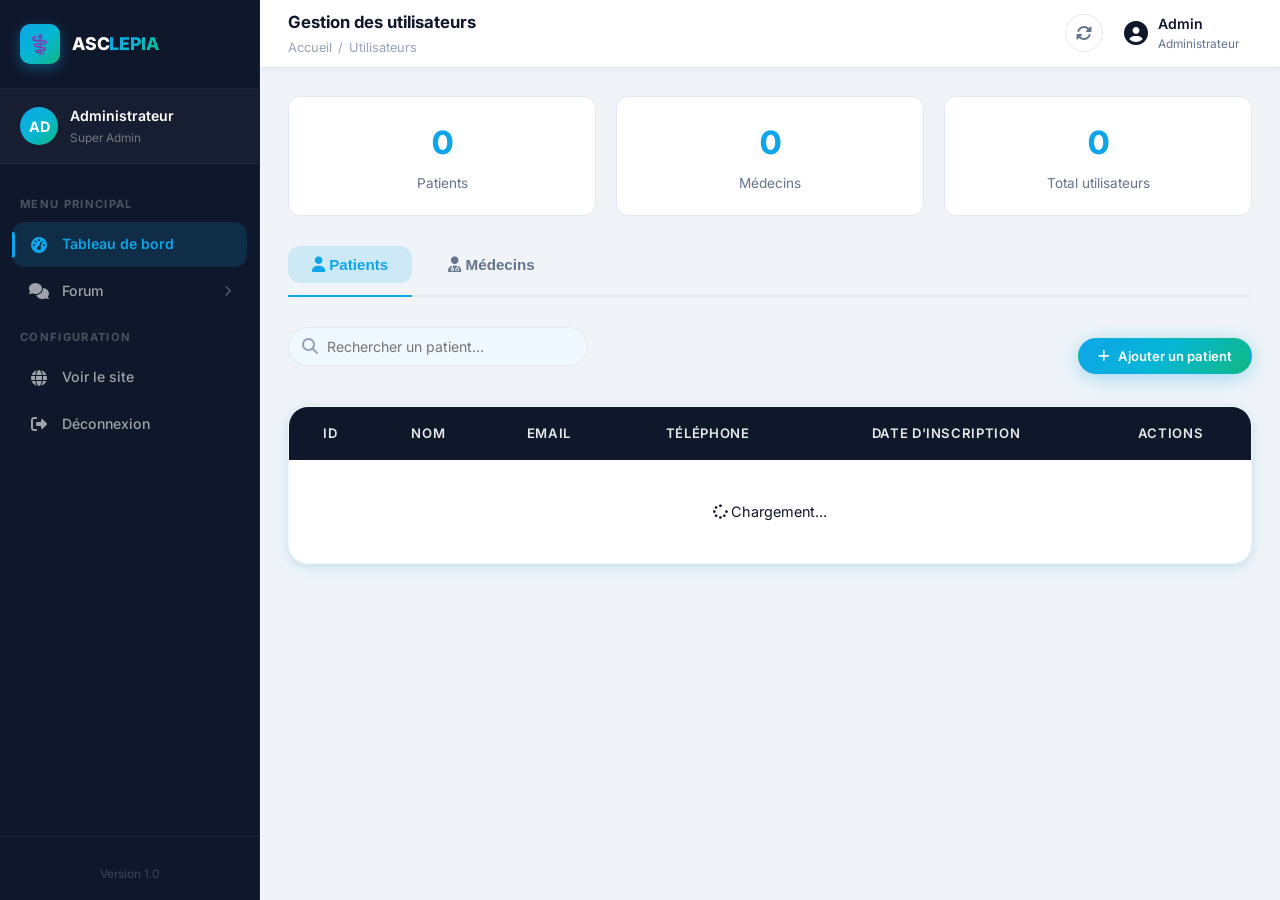
<file: View/back/back.html>
<!DOCTYPE html>
<html lang="fr">
<head>
    <meta charset="UTF-8">
    <meta name="viewport" content="width=device-width, initial-scale=1.0">
    <title>ASCLEPIA — Administration Dashboard</title>
    
    <link href="https://fonts.googleapis.com/css2?family=Inter:wght@300;400;500;600;700;800&display=swap" rel="stylesheet">
    <link rel="stylesheet" href="https://cdnjs.cloudflare.com/ajax/libs/font-awesome/6.5.0/css/all.min.css">
    <link rel="stylesheet" href="../assets/css/style.css">
    <link rel="stylesheet" href="../assets/css/backoffice.css">
    <style>
        .tabs-container {
            margin-bottom: 30px;
        }
        
        .tabs {
            display: flex;
            gap: 12px;
            border-bottom: 2px solid var(--border);
            padding-bottom: 12px;
        }
        
        .tab-btn {
            padding: 10px 24px;
            background: transparent;
            border: none;
            font-size: 0.95rem;
            font-weight: 600;
            color: var(--text-muted);
            cursor: pointer;
            border-radius: var(--radius);
            transition: var(--transition);
            position: relative;
        }
        
        .tab-btn:hover {
            color: var(--primary);
            background: rgba(14,165,233,0.1);
        }
        
        .tab-btn.active {
            color: var(--primary);
            background: rgba(14,165,233,0.15);
        }
        
        .tab-btn.active::after {
            content: '';
            position: absolute;
            bottom: -14px;
            left: 0;
            right: 0;
            height: 2px;
            background: var(--primary);
        }
        
        .tab-content {
            display: none;
            animation: fadeIn 0.3s ease;
        }
        
        .tab-content.active {
            display: block;
        }
        
        .user-avatar-small {
            width: 36px;
            height: 36px;
            border-radius: 50%;
            background: var(--gradient-primary);
            display: flex;
            align-items: center;
            justify-content: center;
            color: white;
            font-weight: 700;
            font-size: 0.85rem;
        }
        
        .role-badge {
            display: inline-flex;
            align-items: center;
            gap: 6px;
            padding: 4px 12px;
            border-radius: var(--radius-full);
            font-size: 0.75rem;
            font-weight: 600;
        }
        
        .role-badge.patient {
            background: #d1fae5;
            color: #065f46;
        }
        
        .role-badge.medecin {
            background: #dbeafe;
            color: #1e40af;
        }
        
        .role-badge.admin {
            background: #fee2e2;
            color: #991b1b;
        }
        
        .search-bar {
            margin-bottom: 20px;
        }
        
        .modal {
            display: none;
            position: fixed;
            top: 0;
            left: 0;
            right: 0;
            bottom: 0;
            background: rgba(0,0,0,0.6);
            z-index: 2000;
            align-items: center;
            justify-content: center;
        }
        
        .modal.active {
            display: flex;
        }
        
        .modal-content {
            background: var(--white);
            border-radius: var(--radius-lg);
            max-width: 500px;
            width: 90%;
            max-height: 90vh;
            overflow-y: auto;
            animation: slideUp 0.3s ease;
        }
        
        @keyframes slideUp {
            from {
                opacity: 0;
                transform: translateY(30px);
            }
            to {
                opacity: 1;
                transform: translateY(0);
            }
        }
        
        .table-actions {
            display: flex;
            gap: 8px;
        }
        
        .btn-icon {
            padding: 6px 10px;
            font-size: 0.8rem;
        }
        
        .filter-bar {
            display: flex;
            justify-content: space-between;
            align-items: center;
            margin-bottom: 20px;
            flex-wrap: wrap;
            gap: 12px;
        }
        
        .stat-summary {
            display: grid;
            grid-template-columns: repeat(3, 1fr);
            gap: 20px;
            margin-bottom: 30px;
        }
        
        .stat-summary-card {
            background: var(--white);
            border-radius: var(--radius);
            padding: 20px;
            border: 1px solid var(--border);
            text-align: center;
        }
        
        .stat-summary-card .number {
            font-size: 2rem;
            font-weight: 800;
            color: var(--primary);
        }
        
        .stat-summary-card .label {
            font-size: 0.85rem;
            color: var(--text-muted);
            margin-top: 5px;
        }

        .adresse-cell {
            max-width: 200px;
            white-space: normal;
            word-wrap: break-word;
        }
    </style>
</head>
<body>

<div class="admin-wrapper">
    <!-- Sidebar -->
    <aside class="sidebar">
        <div class="sidebar-brand">
            <div class="sidebar-logo">⚕️</div>
            <div class="sidebar-title">ASC<span>LEPIA</span></div>
        </div>
        
        <div class="sidebar-user">
            <div class="user-avatar" id="adminAvatar">AD</div>
            <div class="user-info">
                <div class="name" id="adminName">Administrateur</div>
                <div class="role">Super Admin</div>
            </div>
        </div>
        
        <nav class="sidebar-nav">
            <div class="nav-section-label">Menu Principal</div>
            
            <div class="nav-item">
                <a href="back.html" class="active">
                    <i class="fas fa-tachometer-alt nav-icon"></i>
                    <span>Tableau de bord</span>
                </a>
            </div>
            
            <div class="nav-item has-sub">
                <a onclick="toggleSubMenu(this)">
                    <i class="fas fa-comments nav-icon"></i>
                    <span>Forum</span>
                    <i class="fas fa-chevron-right nav-arrow"></i>
                </a>
                <div class="sub-menu">
                    <a href="../Frontoffice/postList.php">Tous les posts</a>
                    <a href="addpost.php">Ajouter un post</a>
                    <a href="dashboard.php">Gestion des posts</a>
                </div>
            </div>
            
            <div class="nav-section-label">Configuration</div>
            
            <div class="nav-item">
                <a href="../front/indexp.html">
                    <i class="fas fa-globe nav-icon"></i>
                    <span>Voir le site</span>
                </a>
            </div>
            
            <div class="nav-item">
                <a href="loginadmin.html">
                    <i class="fas fa-sign-out-alt nav-icon"></i>
                    <span>Déconnexion</span>
                </a>
            </div>
        </nav>
        
        <div class="sidebar-footer">
            <div class="sidebar-version">Version 1.0</div>
        </div>
    </aside>
    
    <!-- Main Content -->
    <main class="main-content">
        <div class="topbar">
            <div class="topbar-left">
                <button class="sidebar-toggle" onclick="toggleSidebar()">
                    <i class="fas fa-bars"></i>
                </button>
                <div>
                    <div class="page-title">Gestion des utilisateurs</div>
                    <div class="breadcrumb">
                        <span>Accueil</span>
                        <span>/</span>
                        <span>Utilisateurs</span>
                    </div>
                </div>
            </div>
            <div class="topbar-right">
                <button class="topbar-btn" onclick="refreshData()">
                    <i class="fas fa-sync-alt"></i>
                </button>
                <div class="topbar-user">
                    <i class="fas fa-user-circle" style="font-size: 1.5rem;"></i>
                    <div>
                        <div class="name" id="topbarName">Admin</div>
                        <div class="role">Administrateur</div>
                    </div>
                </div>
            </div>
        </div>
        
        <div class="page-content">
            <!-- Statistiques -->
            <div class="stat-summary">
                <div class="stat-summary-card">
                    <div class="number" id="totalPatients">0</div>
                    <div class="label">Patients</div>
                </div>
                <div class="stat-summary-card">
                    <div class="number" id="totalMedecins">0</div>
                    <div class="label">Médecins</div>
                </div>
                <div class="stat-summary-card">
                    <div class="number" id="totalUsers">0</div>
                    <div class="label">Total utilisateurs</div>
                </div>
            </div>
            
            <!-- Tabs -->
            <div class="tabs-container">
                <div class="tabs">
                    <button class="tab-btn active" onclick="switchTab('patients')">
                        <i class="fas fa-user"></i> Patients
                    </button>
                    <button class="tab-btn" onclick="switchTab('medecins')">
                        <i class="fas fa-user-md"></i> Médecins
                    </button>
                </div>
            </div>
            
            <!-- Tableau Patients -->
            <div id="patientsTab" class="tab-content active">
                <div class="filter-bar">
                    <div class="search-bar" style="max-width: 300px;">
                        <i class="fas fa-search" style="position: absolute; left: 14px; top: 50%; transform: translateY(-50%); color: var(--gray-light);"></i>
                        <input type="text" id="searchPatient" placeholder="Rechercher un patient..." style="padding-left: 38px;">
                    </div>
                    <button class="btn btn-primary btn-sm" onclick="openAddModal('patient')">
                        <i class="fas fa-plus"></i> Ajouter un patient
                    </button>
                </div>
                
                <div class="card" style="padding: 0; overflow: hidden;">
                    <div style="overflow-x: auto;">
                        <table class="table">
                            <thead>
                                <tr>
                                    <th>ID</th>
                                    <th>Nom</th>
                                    <th>Email</th>
                                    <th>Téléphone</th>
                                    <th>Date d'inscription</th>
                                    <th>Actions</th>
                                </tr>
                            </thead>
                            <tbody id="patientsTable">
                                <tr>
                                    <td colspan="6" style="text-align: center; padding: 40px;">
                                        <i class="fas fa-spinner fa-spin"></i> Chargement...
                                    </td>
                                </tr>
                            </tbody>
                        </table>
                    </div>
                </div>
            </div>
            
            <!-- Tableau Médecins (avec adresse) -->
            <div id="medecinsTab" class="tab-content">
                <div class="filter-bar">
                    <div class="search-bar" style="max-width: 300px;">
                        <i class="fas fa-search" style="position: absolute; left: 14px; top: 50%; transform: translateY(-50%); color: var(--gray-light);"></i>
                        <input type="text" id="searchMedecin" placeholder="Rechercher un médecin..." style="padding-left: 38px;">
                    </div>
                    <button class="btn btn-primary btn-sm" onclick="openAddModal('medecin')">
                        <i class="fas fa-plus"></i> Ajouter un médecin
                    </button>
                </div>
                
                <div class="card" style="padding: 0; overflow: hidden;">
                    <div style="overflow-x: auto;">
                        <table class="table">
                            <thead>
                                <tr>
                                    <th>ID</th>
                                    <th>Nom</th>
                                    <th>Email</th>
                                    <th>Téléphone</th>
                                    <th>Adresse</th>
                                    <th>Date d'inscription</th>
                                    <th>Actions</th>
                                </tr>
                            </thead>
                            <tbody id="medecinsTable">
                                <tr>
                                    <td colspan="7" style="text-align: center; padding: 40px;">
                                        <i class="fas fa-spinner fa-spin"></i> Chargement...
                                    </td>
                                </tr>
                            </tbody>
                        </table>
                    </div>
                </div>
            </div>
        </div>
    </main>
</div>

<!-- Modal Ajout/Modification -->
<div id="userModal" class="modal">
    <div class="modal-content">
        <div class="modal-header">
            <h3 class="modal-title" id="modalTitle">
                <i class="fas fa-user-plus"></i> Ajouter un utilisateur
            </h3>
            <button class="modal-close" onclick="closeModal()">
                <i class="fas fa-times"></i>
            </button>
        </div>
        <div class="modal-body">
            <input type="hidden" id="userId">
            <input type="hidden" id="userRole">
            
            <div class="form-group">
                <label class="form-label">Nom complet</label>
                <input type="text" class="form-control" id="userNom" placeholder="Nom et prénom">
            </div>
            
            <div class="form-group">
                <label class="form-label">Email</label>
                <input type="email" class="form-control" id="userEmail" placeholder="email@exemple.com">
            </div>
            
            <div class="form-group">
                <label class="form-label">Téléphone</label>
                <input type="tel" class="form-control" id="userTelephone" placeholder="+212 XXX XXX XXX">
            </div>
            
            <div class="form-group">
                <label class="form-label">Adresse</label>
                <textarea class="form-control" id="userAdresse" rows="2" placeholder="Adresse complète"></textarea>
            </div>
            
            <div class="form-group">
                <label class="form-label">
                    <input type="checkbox" id="resetPassword"> Réinitialiser le mot de passe
                </label>
                <div id="passwordField" style="display: none;">
                    <input type="password" class="form-control" id="userPassword" placeholder="Nouveau mot de passe">
                </div>
            </div>
        </div>
        <div class="modal-footer">
            <button class="btn btn-outline" onclick="closeModal()">Annuler</button>
            <button class="btn btn-primary" onclick="saveUser()">Enregistrer</button>
        </div>
    </div>
</div>

<!-- Modal Confirmation Suppression -->
<div id="deleteModal" class="modal">
    <div class="modal-content" style="max-width: 400px;">
        <div class="modal-header">
            <h3 class="modal-title">
                <i class="fas fa-trash-alt" style="color: var(--danger);"></i> Confirmer la suppression
            </h3>
            <button class="modal-close" onclick="closeDeleteModal()">
                <i class="fas fa-times"></i>
            </button>
        </div>
        <div class="modal-body">
            <p>Êtes-vous sûr de vouloir supprimer cet utilisateur ?</p>
            <p style="font-size: 0.85rem; color: var(--danger);">Cette action est irréversible.</p>
            <input type="hidden" id="deleteUserId">
            <input type="hidden" id="deleteUserRole">
        </div>
        <div class="modal-footer">
            <button class="btn btn-outline" onclick="closeDeleteModal()">Annuler</button>
            <button class="btn btn-danger" onclick="confirmDelete()">Supprimer</button>
        </div>
    </div>
</div>

<script>
    let currentTab = 'patients';

    // Initialisation
    document.addEventListener('DOMContentLoaded', function() {
        loadUsers();
    });
    
    // Charger les utilisateurs
    function loadUsers() {
        fetch('back.php')
            .then(response => response.json())
            .then(data => {
                if (data.success) {
                    updateStats(data);
                    renderPatientsTable(data.patients);
                    renderMedecinsTable(data.medecins);
                }
            })
            .catch(error => {
                console.error('Erreur:', error);
            });
    }
    
    // Mettre à jour les statistiques
    function updateStats(data) {
        document.getElementById('totalPatients').textContent = data.patients.length;
        document.getElementById('totalMedecins').textContent = data.medecins.length;
        document.getElementById('totalUsers').textContent = data.patients.length + data.medecins.length;
    }
    
    // Filtrer patients
    function filterPatients() {
        const searchTerm = document.getElementById('searchPatient').value.toLowerCase();
        const rows = document.querySelectorAll('#patientsTable tr:not(.no-data)');
        
        rows.forEach(row => {
            const text = row.textContent.toLowerCase();
            row.style.display = text.includes(searchTerm) ? '' : 'none';
        });
    }
    
    // Filtrer médecins
    function filterMedecins() {
        const searchTerm = document.getElementById('searchMedecin').value.toLowerCase();
        const rows = document.querySelectorAll('#medecinsTable tr:not(.no-data)');
        
        rows.forEach(row => {
            const text = row.textContent.toLowerCase();
            row.style.display = text.includes(searchTerm) ? '' : 'none';
        });
    }
    
    // Afficher tableau patients
    function renderPatientsTable(patients) {
        const tbody = document.getElementById('patientsTable');
        
        if (!patients || patients.length === 0) {
            tbody.innerHTML = '<tr class="no-data"><td colspan="6" style="text-align: center; padding: 40px;"><i class="fas fa-inbox"></i> Aucun patient trouvé</td></tr>';
            return;
        }
        
        tbody.innerHTML = patients.map(patient => `
            <tr>
                <td>${patient.id_user}</td>
                <td>
                    <div style="display: flex; align-items: center; gap: 10px;">
                        <div class="user-avatar-small">${(patient.nom || 'P')[0].toUpperCase()}</div>
                        <span>${escapeHtml(patient.nom || 'Sans nom')}</span>
                    </div>
                </td>
                <td>${escapeHtml(patient.email)}</td>
                <td>${patient.telephone || '-'}</td>
                <td>${formatDate(patient.date_creation)}</td>
                <td class="table-actions">
                    <button class="btn btn-primary btn-icon btn-sm" onclick="editUser(${patient.id_user}, 'patient')">
                        <i class="fas fa-pen"></i>
                    </button>
                    <button class="btn btn-danger btn-icon btn-sm" onclick="openDeleteModal(${patient.id_user}, 'patient')">
                        <i class="fas fa-trash"></i>
                    </button>
                </td>
            </tr>
        `).join('');
    }
    
    // Afficher tableau médecins (avec adresse)
    function renderMedecinsTable(medecins) {
        const tbody = document.getElementById('medecinsTable');
        
        if (!medecins || medecins.length === 0) {
            tbody.innerHTML = '<tr class="no-data"><td colspan="7" style="text-align: center; padding: 40px;"><i class="fas fa-inbox"></i> Aucun médecin trouvé</td></tr>';
            return;
        }
        
        tbody.innerHTML = medecins.map(medecin => `
            <tr>
                <td>${medecin.id_user}</td>
                <td>
                    <div style="display: flex; align-items: center; gap: 10px;">
                        <div class="user-avatar-small">${(medecin.nom || 'M')[0].toUpperCase()}</div>
                        <span>${escapeHtml(medecin.nom || 'Sans nom')}</span>
                    </div>
                </td>
                <td>${escapeHtml(medecin.email)}</td>
                <td>${medecin.telephone || '-'}</td>
                <td class="adresse-cell">${escapeHtml(medecin.adresse) || '-'}</td>
                <td>${formatDate(medecin.date_creation)}</td>
                <td class="table-actions">
                    <button class="btn btn-primary btn-icon btn-sm" onclick="editUser(${medecin.id_user}, 'medecin')">
                        <i class="fas fa-pen"></i>
                    </button>
                    <button class="btn btn-danger btn-icon btn-sm" onclick="openDeleteModal(${medecin.id_user}, 'medecin')">
                        <i class="fas fa-trash"></i>
                    </button>
                </td>
            </tr>
        `).join('');
    }
    
    // Éditer un utilisateur
    function editUser(id, role) {
        fetch(`back.php?action=get_user&id=${id}`)
            .then(response => response.json())
            .then(data => {
                if (data.success) {
                    document.getElementById('userId').value = data.user.id_user;
                    document.getElementById('userRole').value = role;
                    document.getElementById('userNom').value = data.user.nom || '';
                    document.getElementById('userEmail').value = data.user.email || '';
                    document.getElementById('userTelephone').value = data.user.telephone || '';
                    document.getElementById('userAdresse').value = data.user.adresse || '';
                    document.getElementById('modalTitle').innerHTML = '<i class="fas fa-user-edit"></i> Modifier ' + (role === 'patient' ? 'le patient' : 'le médecin');
                    
                    document.getElementById('resetPassword').checked = false;
                    document.getElementById('passwordField').style.display = 'none';
                    document.getElementById('userModal').classList.add('active');
                } else {
                    showNotification(data.message || 'Erreur lors du chargement', 'error');
                }
            })
            .catch(error => {
                console.error('Erreur:', error);
                showNotification('Erreur de connexion', 'error');
            });
    }
    
    // Sauvegarder utilisateur
    function saveUser() {
        const userId = document.getElementById('userId').value;
        const role = document.getElementById('userRole').value;
        const data = {
            id: userId || null,
            nom: document.getElementById('userNom').value,
            email: document.getElementById('userEmail').value,
            telephone: document.getElementById('userTelephone').value,
            adresse: document.getElementById('userAdresse').value,
            role: role,
            reset_password: document.getElementById('resetPassword').checked,
            new_password: document.getElementById('userPassword').value
        };
        
        fetch('back.php?action=save_user', {
            method: 'POST',
            headers: { 'Content-Type': 'application/json' },
            body: JSON.stringify(data)
        })
        .then(response => response.json())
        .then(result => {
            if (result.success) {
                closeModal();
                loadUsers();
                showNotification('Utilisateur sauvegardé avec succès', 'success');
            } else {
                showNotification(result.message || 'Erreur lors de la sauvegarde', 'error');
            }
        });
    }
    
    // Supprimer utilisateur
    function confirmDelete() {
        const id = document.getElementById('deleteUserId').value;
        
        fetch('back.php?action=delete_user', {
            method: 'POST',
            headers: { 'Content-Type': 'application/json' },
            body: JSON.stringify({ id: id })
        })
        .then(response => response.json())
        .then(result => {
            if (result.success) {
                closeDeleteModal();
                loadUsers();
                showNotification('Utilisateur supprimé avec succès', 'success');
            } else {
                showNotification(result.message || 'Erreur lors de la suppression', 'error');
            }
        });
    }
    
    // Ouvrir modal ajout
    function openAddModal(role) {
        document.getElementById('userId').value = '';
        document.getElementById('userRole').value = role;
        document.getElementById('userNom').value = '';
        document.getElementById('userEmail').value = '';
        document.getElementById('userTelephone').value = '';
        document.getElementById('userAdresse').value = '';
        document.getElementById('modalTitle').innerHTML = '<i class="fas fa-user-plus"></i> Ajouter un ' + (role === 'patient' ? 'patient' : 'médecin');
        
        document.getElementById('resetPassword').checked = true;
        document.getElementById('passwordField').style.display = 'block';
        document.getElementById('userModal').classList.add('active');
    }
    
    // Changer onglet
    function switchTab(tab) {
        currentTab = tab;
        
        document.querySelectorAll('.tab-btn').forEach(btn => btn.classList.remove('active'));
        document.querySelectorAll('.tab-content').forEach(content => content.classList.remove('active'));
        
        if (tab === 'patients') {
            document.querySelector('.tab-btn:first-child').classList.add('active');
            document.getElementById('patientsTab').classList.add('active');
        } else {
            document.querySelector('.tab-btn:last-child').classList.add('active');
            document.getElementById('medecinsTab').classList.add('active');
        }
    }
    
    // Utilitaires
    function escapeHtml(text) {
        if (!text) return '';
        const div = document.createElement('div');
        div.textContent = text;
        return div.innerHTML;
    }
    
    function formatDate(dateStr) {
        if (!dateStr) return '-';
        const date = new Date(dateStr);
        return date.toLocaleDateString('fr-FR');
    }
    
    function toggleSidebar() {
        document.querySelector('.sidebar').classList.toggle('open');
    }
    
    function toggleSubMenu(element) {
        const parent = element.closest('.has-sub');
        parent.classList.toggle('open');
        const subMenu = parent.querySelector('.sub-menu');
        if (subMenu) subMenu.classList.toggle('open');
    }
    
    function closeModal() {
        document.getElementById('userModal').classList.remove('active');
    }
    
    function openDeleteModal(id, role) {
        document.getElementById('deleteUserId').value = id;
        document.getElementById('deleteUserRole').value = role;
        document.getElementById('deleteModal').classList.add('active');
    }
    
    function closeDeleteModal() {
        document.getElementById('deleteModal').classList.remove('active');
    }
    
    function refreshData() {
        loadUsers();
        showNotification('Données actualisées', 'info');
    }
    
    function showNotification(message, type) {
        const alertDiv = document.createElement('div');
        alertDiv.className = `alert alert-${type === 'success' ? 'success' : type === 'error' ? 'danger' : 'info'}`;
        alertDiv.style.position = 'fixed';
        alertDiv.style.top = '20px';
        alertDiv.style.right = '20px';
        alertDiv.style.zIndex = '9999';
        alertDiv.style.maxWidth = '300px';
        alertDiv.innerHTML = `<i class="fas fa-${type === 'success' ? 'check-circle' : type === 'error' ? 'exclamation-circle' : 'info-circle'}"></i> ${message}`;
        document.body.appendChild(alertDiv);
        
        setTimeout(() => {
            alertDiv.remove();
        }, 3000);
    }
    
    // Événements
    document.getElementById('resetPassword').addEventListener('change', function() {
        document.getElementById('passwordField').style.display = this.checked ? 'block' : 'none';
    });
    
    document.getElementById('searchPatient').addEventListener('input', filterPatients);
    document.getElementById('searchMedecin').addEventListener('input', filterMedecins);
    
    // Fermer modals en cliquant en dehors
    window.onclick = function(event) {
        if (event.target.classList.contains('modal')) {
            event.target.classList.remove('active');
        }
    }
</script>
</body>
</html>
</file>
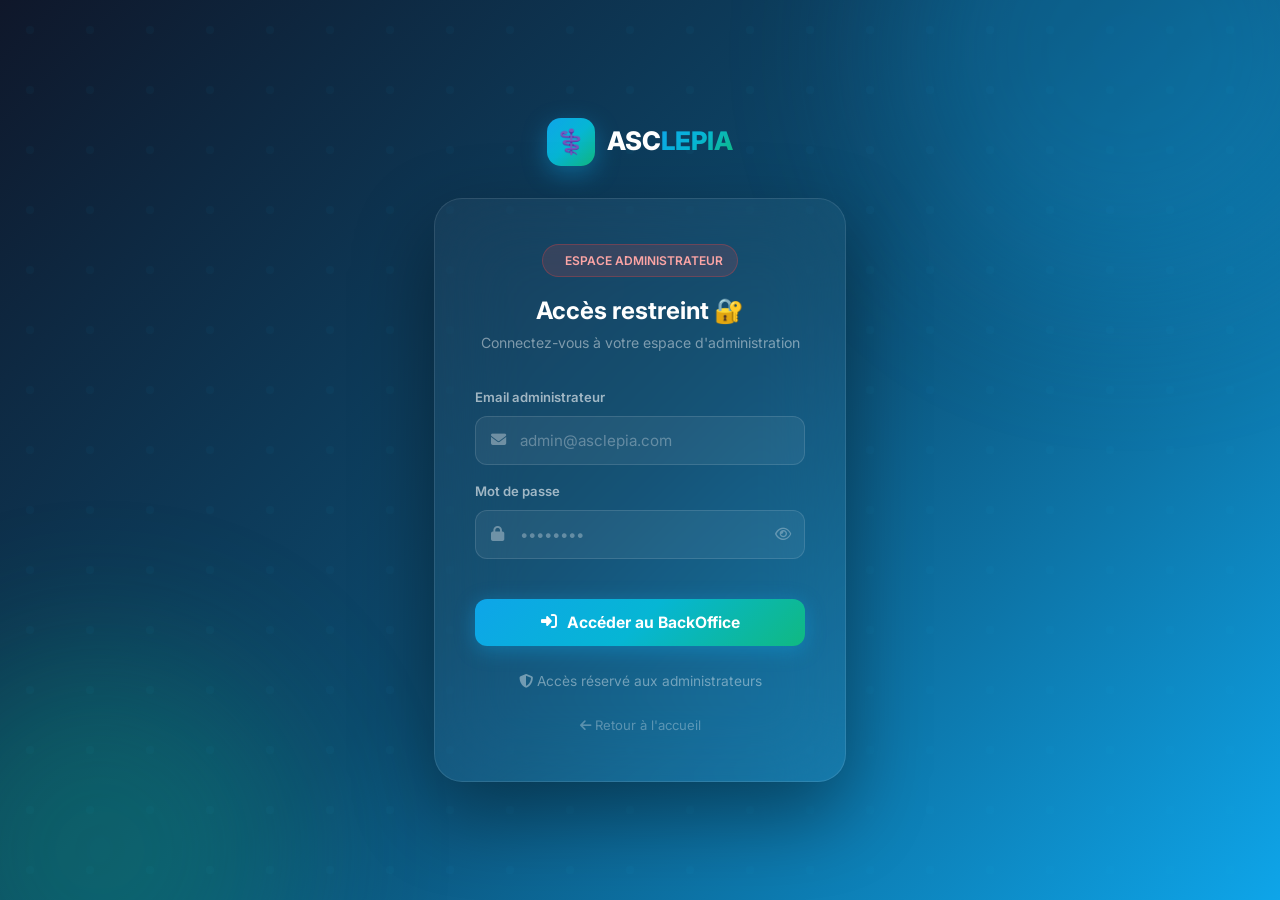
<file: View/back/loginadmin.html>
<!DOCTYPE html>
<html lang="fr">
<head>
  <meta charset="UTF-8">
  <meta http-equiv="X-UA-Compatible" content="IE=edge">
  <title>Administration — Connexion | ASCLEPIA</title>
  <link href="https://fonts.googleapis.com/css2?family=Inter:wght@300;400;500;600;700;800&display=swap" rel="stylesheet">
  <link rel="stylesheet" href="https://cdnjs.cloudflare.com/ajax/libs/font-awesome/6.5.0/css/all.min.css">
  <link rel="stylesheet" href="../assets/css/style.css">
  <link rel="stylesheet" href="../assets/css/backoffice.css">
  <!-- Script reCAPTCHA avec callback de chargement -->
  <script src="https://www.google.com/recaptcha/api.js?onload=onRecaptchaLoad&render=explicit" async defer></script>
  <style>
    body {
      background: var(--dark);
      min-height: 100vh;
      display: flex;
      align-items: center;
      justify-content: center;
      overflow: hidden;
      margin: 0;
      padding: 0;
    }

    .admin-login-bg {
      position: fixed;
      inset: 0;
      background: var(--gradient-hero);
      z-index: 0;
    }

    .admin-login-bg::before {
      content: '';
      position: absolute;
      inset: 0;
      background: url("data:image/svg+xml,%3Csvg width='60' height='60' viewBox='0 0 60 60' xmlns='http://www.w3.org/2000/svg'%3E%3Cg fill='%230ea5e9' fill-opacity='0.04'%3E%3Ccircle cx='30' cy='30' r='4'/%3E%3C/g%3E%3C/svg%3E");
    }

    .admin-glow {
      position: absolute;
      border-radius: 50%;
      filter: blur(80px);
      opacity: 0.25;
      pointer-events: none;
    }

    .glow-1 {
      width: 500px;
      height: 500px;
      background: var(--primary);
      top: -200px;
      right: -100px;
    }

    .glow-2 {
      width: 400px;
      height: 400px;
      background: var(--accent);
      bottom: -150px;
      left: -100px;
    }

    .admin-login-container {
      position: relative;
      z-index: 1;
      width: 100%;
      max-width: 460px;
      padding: 24px;
    }

    .admin-login-card {
      background: rgba(255,255,255,0.04);
      backdrop-filter: blur(40px);
      border: 1px solid rgba(255,255,255,0.1);
      border-radius: 28px;
      padding: 44px 40px;
      box-shadow: 0 32px 80px rgba(0,0,0,0.4);
    }

    .admin-login-header {
      text-align: center;
      margin-bottom: 32px;
    }

    .admin-logo {
      display: flex;
      align-items: center;
      gap: 12px;
      justify-content: center;
      margin-bottom: 32px;
      text-decoration: none;
    }

    .admin-logo-icon {
      width: 48px;
      height: 48px;
      background: var(--gradient-primary);
      border-radius: 14px;
      display: flex;
      align-items: center;
      justify-content: center;
      font-size: 1.5rem;
      box-shadow: 0 8px 24px rgba(14,165,233,0.4);
    }

    .admin-logo-name {
      font-size: 1.6rem;
      font-weight: 800;
      color: var(--white);
    }

    .admin-logo-name span {
      background: var(--gradient-primary);
      -webkit-background-clip: text;
      -webkit-text-fill-color: transparent;
      background-clip: text;
    }

    .admin-login-title {
      text-align: center;
      color: var(--white);
      font-size: 1.5rem;
      font-weight: 700;
      margin-bottom: 6px;
    }

    .admin-login-subtitle {
      text-align: center;
      color: rgba(255,255,255,0.45);
      font-size: 0.88rem;
      margin-bottom: 32px;
    }

    .admin-badge {
      display: inline-flex;
      align-items: center;
      gap: 8px;
      background: rgba(239,68,68,0.15);
      border: 1px solid rgba(239,68,68,0.3);
      color: #fca5a5;
      padding: 6px 14px;
      border-radius: 9999px;
      font-size: 0.75rem;
      font-weight: 600;
      margin-bottom: 20px;
    }

    .glass-input-wrap {
      position: relative;
      margin-bottom: 16px;
    }

    .glass-input-wrap .input-icon {
      position: absolute;
      left: 16px;
      top: 50%;
      transform: translateY(-50%);
      color: rgba(255,255,255,0.35);
      font-size: 0.95rem;
      z-index: 1;
    }

    .glass-input {
      width: 100%;
      padding: 14px 16px 14px 44px;
      background: rgba(255,255,255,0.06);
      border: 1px solid rgba(255,255,255,0.12);
      border-radius: 12px;
      color: var(--white);
      font-size: 0.95rem;
      font-family: var(--font-main);
      outline: none;
      transition: all 0.3s cubic-bezier(0.4, 0, 0.2, 1);
    }

    .glass-input::placeholder {
      color: rgba(255,255,255,0.3);
    }

    .glass-input:focus {
      border-color: var(--primary);
      background: rgba(14,165,233,0.1);
      box-shadow: 0 0 0 4px rgba(14,165,233,0.15);
    }

    .glass-input.input-error {
      border-color: var(--danger);
      background: rgba(239,68,68,0.1);
    }

    .glass-label {
      display: block;
      font-size: 0.82rem;
      font-weight: 600;
      color: rgba(255,255,255,0.6);
      margin-bottom: 8px;
    }

    .eye-toggle {
      position: absolute;
      right: 14px;
      top: 50%;
      transform: translateY(-50%);
      color: rgba(255,255,255,0.3);
      cursor: pointer;
      background: none;
      border: none;
      font-size: 0.9rem;
      transition: all 0.15s ease;
      z-index: 1;
    }

    .eye-toggle:hover {
      color: var(--primary);
    }

    .form-error {
      color: #fca5a5;
      font-size: 0.78rem;
      margin-top: 6px;
      display: none;
    }

    .form-error.show {
      display: block;
    }

    .recaptcha-container {
      margin: 20px 0;
      display: flex;
      justify-content: center;
    }

    .admin-login-btn {
      width: 100%;
      padding: 14px;
      background: var(--gradient-primary);
      color: white;
      border: none;
      border-radius: 12px;
      font-size: 0.98rem;
      font-weight: 700;
      cursor: pointer;
      font-family: var(--font-main);
      box-shadow: 0 4px 20px rgba(14,165,233,0.4);
      transition: all 0.3s cubic-bezier(0.4, 0, 0.2, 1);
      display: flex;
      align-items: center;
      justify-content: center;
      gap: 10px;
    }

    .admin-login-btn:hover {
      transform: translateY(-2px);
      box-shadow: 0 8px 32px rgba(14,165,233,0.5);
    }

    .admin-login-btn:disabled {
      opacity: 0.7;
      cursor: not-allowed;
      transform: none;
    }

    .alert {
      padding: 14px 18px;
      border-radius: 12px;
      font-size: 0.88rem;
      display: none;
      align-items: center;
      gap: 10px;
      margin-bottom: 24px;
      border: 1px solid;
    }

    .alert.show {
      display: flex;
    }

    .alert-danger {
      background: rgba(239,68,68,0.15);
      border-color: rgba(239,68,68,0.3);
      color: #fca5a5;
    }

    .alert-warning {
      background: rgba(245,158,11,0.15);
      border-color: rgba(245,158,11,0.3);
      color: #fcd34d;
    }

    .alert-success {
      background: rgba(16,185,129,0.15);
      border-color: rgba(16,185,129,0.3);
      color: #6ee7b7;
    }

    .alert i {
      font-size: 1rem;
      flex-shrink: 0;
    }

    .admin-login-footer {
      text-align: center;
      margin-top: 24px;
      font-size: 0.86rem;
      color: rgba(255,255,255,0.4);
    }

    .back-link {
      text-align: center;
      margin-top: 20px;
    }

    .back-link a {
      font-size: 0.82rem;
      color: rgba(255,255,255,0.3);
      text-decoration: none;
    }

    .back-link a:hover {
      color: var(--primary);
    }
  </style>
</head>
<body>

<div class="admin-login-bg">
  <div class="admin-glow glow-1"></div>
  <div class="admin-glow glow-2"></div>
</div>

<div class="admin-login-container">
  <a href="index.html" class="admin-logo">
    <div class="admin-logo-icon">⚕️</div>
    <div class="admin-logo-name">ASC<span>LEPIA</span></div>
  </a>

  <div class="admin-login-card">
    <div class="admin-login-header">
      <div class="admin-badge">
        <i class="fa-solid fa-shield-haltered"></i>
        ESPACE ADMINISTRATEUR
      </div>
      <h1 class="admin-login-title">Accès restreint 🔐</h1>
      <p class="admin-login-subtitle">Connectez-vous à votre espace d'administration</p>
    </div>

    <div id="alertMessage" class="alert alert-danger">
      <i class="fa-solid fa-circle-exclamation"></i>
      <span id="alertText"></span>
    </div>

    <form id="loginForm" novalidate>
      <div>
        <label class="glass-label">Email administrateur</label>
        <div class="glass-input-wrap">
          <i class="fa-solid fa-envelope input-icon"></i>
          <input type="email" class="glass-input" id="email" name="email"
            placeholder="admin@asclepia.com" autocomplete="email">
        </div>
        <div class="form-error" id="emailError"></div>
      </div>

      <div>
        <label class="glass-label">Mot de passe</label>
        <div class="glass-input-wrap">
          <i class="fa-solid fa-lock input-icon"></i>
          <input type="password" class="glass-input" id="password" name="mot_de_passe"
            placeholder="••••••••" autocomplete="current-password">
          <button type="button" class="eye-toggle" onclick="togglePassword('password', this)">
            <i class="fa-regular fa-eye"></i>
          </button>
        </div>
        <div class="form-error" id="passwordError"></div>
      </div>

      <!-- reCAPTCHA avec ID pour contrôle -->
      <div class="recaptcha-container">
        <div id="recaptchaContainer"></div>
      </div>
      <div class="form-error" id="captchaError" style="color: #fca5a5; text-align: center;"></div>

      <button type="submit" class="admin-login-btn" id="submitBtn">
        <i class="fa-solid fa-sign-in-alt"></i>
        Accéder au BackOffice
      </button>
    </form>

    <div class="admin-login-footer">
      <i class="fa-solid fa-shield-alt"></i> Accès réservé aux administrateurs
    </div>

    <div class="back-link">
      <a href="../front/index.html">
        <i class="fa-solid fa-arrow-left"></i> Retour à l'accueil
      </a>
    </div>
  </div>
</div>

<script>
  // Variables globales reCAPTCHA
  var recaptchaWidgetId = null;
  var recaptchaReady = false;

  // Fonction appelée quand reCAPTCHA est chargé
  function onRecaptchaLoad() {
    console.log("✅ reCAPTCHA chargé, initialisation...");
    var container = document.getElementById('recaptchaContainer');
    if (container) {
      recaptchaWidgetId = grecaptcha.render('recaptchaContainer', {
        'sitekey': '6LcxldQsAAAAAHJG7uOqAEsu8p3hd2WmvU2nM9WC',
        'callback': onCaptchaSuccess,
        'expired-callback': onCaptchaExpired,
        'error-callback': onCaptchaError
      });
      recaptchaReady = true;
      console.log("✅ reCAPTCHA initialisé, Widget ID: " + recaptchaWidgetId);
    }
  }
  
  // Fonction appelée quand le reCAPTCHA est validé avec succès
  function onCaptchaSuccess(response) {
    console.log("✅ reCAPTCHA validé pour admin !");
    document.getElementById('captchaError').classList.remove('show');
    var alertDiv = document.getElementById('alertMessage');
    alertDiv.style.display = 'none';
  }
  
  // Fonction appelée quand le reCAPTCHA expire
  function onCaptchaExpired() {
    console.log("⚠️ reCAPTCHA expiré");
    document.getElementById('captchaError').textContent = 'Le reCAPTCHA a expiré, veuillez recommencer';
    document.getElementById('captchaError').classList.add('show');
  }
  
  // Fonction appelée en cas d'erreur reCAPTCHA
  function onCaptchaError() {
    console.log("❌ Erreur reCAPTCHA");
    document.getElementById('captchaError').textContent = 'Erreur reCAPTCHA, veuillez rafraîchir la page';
    document.getElementById('captchaError').classList.add('show');
  }

  // Fonctions UI
  function showMessage(message, isError) {
    var alertDiv = document.getElementById('alertMessage');
    var alertText = document.getElementById('alertText');
    alertText.textContent = message;
    alertDiv.style.display = 'flex';
    
    if (isError) {
      alertDiv.className = 'alert alert-danger show';
    } else {
      alertDiv.className = 'alert alert-success show';
    }
    
    setTimeout(function() {
      alertDiv.style.display = 'none';
      alertDiv.classList.remove('show');
    }, 5000);
  }

  function hideMessage() {
    var alertDiv = document.getElementById('alertMessage');
    alertDiv.style.display = 'none';
    alertDiv.classList.remove('show');
  }

  function setFieldError(inputId, errorId, message) {
    var input = document.getElementById(inputId);
    var error = document.getElementById(errorId);
    if (input) input.classList.add('input-error');
    if (error) {
      error.textContent = message;
      error.classList.add('show');
    }
  }

  function clearFieldError(inputId, errorId) {
    var input = document.getElementById(inputId);
    var error = document.getElementById(errorId);
    if (input) input.classList.remove('input-error');
    if (error) error.classList.remove('show');
  }

  function clearAllFieldErrors() {
    clearFieldError('email', 'emailError');
    clearFieldError('password', 'passwordError');
    document.getElementById('captchaError').classList.remove('show');
  }

  function validateEmail(email) {
    var re = /^[^\s@]+@[^\s@]+\.[^\s@]+$/;
    return re.test(email);
  }

  function validateForm() {
    var email = document.getElementById('email').value.trim();
    var password = document.getElementById('password').value;
    var valid = true;

    clearAllFieldErrors();
    hideMessage();

    if (email === '') {
      setFieldError('email', 'emailError', 'L\'adresse email est requise.');
      valid = false;
    } else if (!validateEmail(email)) {
      setFieldError('email', 'emailError', 'Format d\'email invalide (ex: nom@domaine.com).');
      valid = false;
    }

    if (password === '') {
      setFieldError('password', 'passwordError', 'Le mot de passe est requis.');
      valid = false;
    } else if (password.length < 4) {
      setFieldError('password', 'passwordError', 'Le mot de passe est trop court (minimum 4 caractères).');
      valid = false;
    }
    
    // Vérifier reCAPTCHA
    if (!recaptchaReady || recaptchaWidgetId === null) {
      document.getElementById('captchaError').textContent = 'Chargement du reCAPTCHA en cours... Veuillez patienter';
      document.getElementById('captchaError').classList.add('show');
      valid = false;
    } else {
      try {
        var token = grecaptcha.getResponse(recaptchaWidgetId);
        if (!token || token.length === 0) {
          document.getElementById('captchaError').textContent = 'Veuillez cocher la case "Je ne suis pas un robot"';
          document.getElementById('captchaError').classList.add('show');
          valid = false;
        } else {
          console.log("✅ Token reCAPTCHA valide (longueur: " + token.length + ")");
        }
      } catch(e) {
        console.log("❌ Erreur lors de la récupération du token: " + e);
        document.getElementById('captchaError').textContent = 'Erreur reCAPTCHA, veuillez rafraîchir la page';
        document.getElementById('captchaError').classList.add('show');
        valid = false;
      }
    }

    return valid;
  }

  // Gestion du formulaire avec AJAX
  var form = document.getElementById('loginForm');
  if (form) {
    form.addEventListener('submit', async function(e) {
      e.preventDefault();
      
      if (!validateForm()) {
        return;
      }
      
      var btn = document.getElementById('submitBtn');
      var email = document.getElementById('email').value.trim();
      var password = document.getElementById('password').value;
      
      // Récupérer le token reCAPTCHA
      var recaptchaToken = '';
      try {
        recaptchaToken = grecaptcha.getResponse(recaptchaWidgetId);
      } catch(e) {
        console.log("Erreur récupération token: " + e);
      }
      
      btn.disabled = true;
      btn.innerHTML = '<i class="fa-solid fa-spinner fa-spin"></i> Vérification en cours...';
      
      try {
        var response = await fetch('check_admin.php', {
          method: 'POST',
          headers: {
            'Content-Type': 'application/json'
          },
          body: JSON.stringify({ 
            email: email, 
            password: password,
            recaptcha_token: recaptchaToken
          })
        });
        
        var data = await response.json();
        
        if (data.success) {
          if (data.is_admin) {
            showMessage('Connexion réussie ! Redirection en cours...', false);
            setTimeout(function() {
              window.location.href = 'dashboard.php';
            }, 1500);
          } else {
            showMessage('Accès refusé : vous n\'avez pas les droits administrateur.', true);
            document.getElementById('email').classList.add('input-error');
            // Réinitialiser reCAPTCHA
            if (recaptchaWidgetId !== null) {
              grecaptcha.reset(recaptchaWidgetId);
            }
          }
        } else {
          showMessage(data.message || 'Email ou mot de passe incorrect.', true);
          document.getElementById('email').classList.add('input-error');
          document.getElementById('password').classList.add('input-error');
          // Réinitialiser reCAPTCHA
          if (recaptchaWidgetId !== null) {
            grecaptcha.reset(recaptchaWidgetId);
          }
        }
      } catch (error) {
        console.error('Erreur:', error);
        showMessage('Erreur de connexion au serveur. Veuillez réessayer.', true);
        // Réinitialiser reCAPTCHA
        if (recaptchaWidgetId !== null) {
          grecaptcha.reset(recaptchaWidgetId);
        }
      } finally {
        btn.disabled = false;
        btn.innerHTML = '<i class="fa-solid fa-sign-in-alt"></i> Accéder au BackOffice';
      }
    });
  }

  // Nettoyage en temps réel
  var emailInput = document.getElementById('email');
  var passwordInput = document.getElementById('password');

  if (emailInput) {
    emailInput.addEventListener('input', function() {
      clearFieldError('email', 'emailError');
      hideMessage();
    });
  }

  if (passwordInput) {
    passwordInput.addEventListener('input', function() {
      clearFieldError('password', 'passwordError');
      hideMessage();
    });
  }

  function togglePassword(inputId, btn) {
    var input = document.getElementById(inputId);
    var icon = btn.querySelector('i');
    if (input && icon) {
      if (input.type === 'password') {
        input.type = 'text';
        icon.className = 'fa-regular fa-eye-slash';
      } else {
        input.type = 'password';
        icon.className = 'fa-regular fa-eye';
      }
    }
  }
</script>

</body>
</html>
</file>
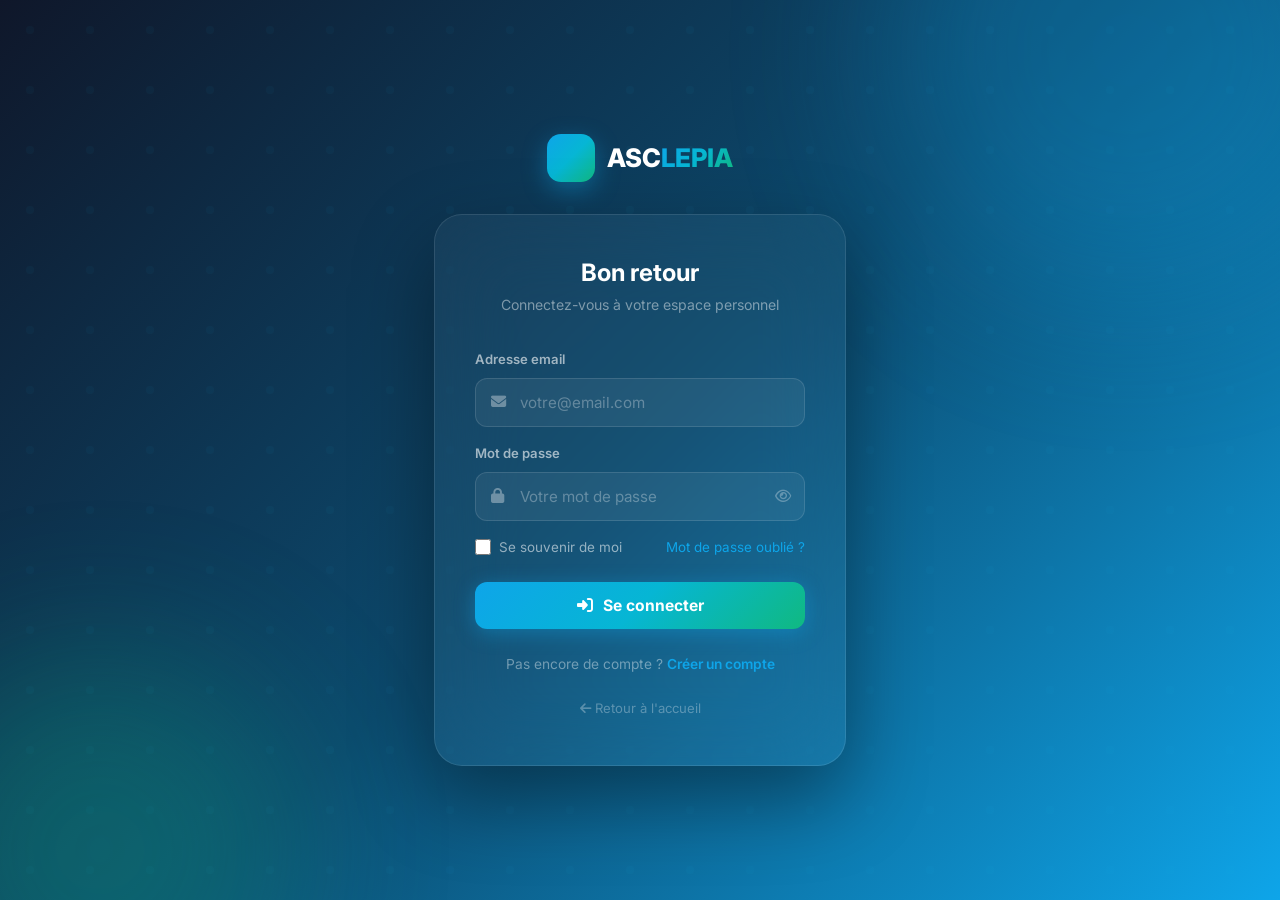
<file: View/Backoffice/dashboard.html>
<!DOCTYPE html>
<html lang="fr">
<head>
    <meta charset="UTF-8">
    <meta name="viewport" content="width=device-width, initial-scale=1.0">
    <title>ASCLEPIA — Tableau de bord Admin</title>
    
    <link href="https://fonts.googleapis.com/css2?family=Inter:wght@300;400;500;600;700;800&family=Playfair+Display:wght@600;700&display=swap" rel="stylesheet">
    <link rel="stylesheet" href="https://cdnjs.cloudflare.com/ajax/libs/font-awesome/6.5.0/css/all.min.css">
    <link rel="stylesheet" href="../assets/css/style.css">
    <link rel="stylesheet" href="../assets/css/backoffice.css">
    <style>
        /* Animations supplémentaires */
        @keyframes fadeInUp {
            from {
                opacity: 0;
                transform: translateY(30px);
            }
            to {
                opacity: 1;
                transform: translateY(0);
            }
        }
        
        @keyframes fadeInLeft {
            from {
                opacity: 0;
                transform: translateX(-30px);
            }
            to {
                opacity: 1;
                transform: translateX(0);
            }
        }
        
        @keyframes fadeInRight {
            from {
                opacity: 0;
                transform: translateX(30px);
            }
            to {
                opacity: 1;
                transform: translateX(0);
            }
        }
        
        @keyframes pulse {
            0%, 100% {
                transform: scale(1);
            }
            50% {
                transform: scale(1.05);
            }
        }
        
        @keyframes shimmer {
            0% {
                background-position: -200% 0;
            }
            100% {
                background-position: 200% 0;
            }
        }
        
        .animate-fadeInUp {
            animation: fadeInUp 0.6s ease forwards;
            opacity: 0;
        }
        
        .animate-fadeInLeft {
            animation: fadeInLeft 0.6s ease forwards;
            opacity: 0;
        }
        
        .animate-fadeInRight {
            animation: fadeInRight 0.6s ease forwards;
            opacity: 0;
        }
        
        .stat-card {
            transition: all 0.3s cubic-bezier(0.4, 0, 0.2, 1);
        }
        
        .stat-card:hover {
            transform: translateY(-5px) scale(1.02);
            box-shadow: 0 20px 40px rgba(0,0,0,0.1);
        }
        
        .stat-card:hover .stat-card-icon {
            animation: pulse 0.5s ease;
        }
        
        .btn {
            transition: all 0.3s ease;
        }
        
        .btn:hover {
            transform: translateY(-2px);
            box-shadow: 0 5px 15px rgba(0,0,0,0.2);
        }
        
        .progress-bar {
            transition: width 1s ease-out;
        }
        
        .welcome-banner {
            background: linear-gradient(135deg, #0f172a 0%, #0ea5e9 100%);
            border-radius: var(--radius-lg);
            padding: 32px;
            margin-bottom: 30px;
            color: white;
            position: relative;
            overflow: hidden;
        }
        
        .welcome-banner::before {
            content: '';
            position: absolute;
            top: -50%;
            right: -50%;
            width: 200%;
            height: 200%;
            background: radial-gradient(circle, rgba(255,255,255,0.1) 0%, transparent 70%);
            animation: shimmer 3s infinite;
        }
        
        .chart-bar {
            transition: height 0.8s cubic-bezier(0.4, 0, 0.2, 1);
        }
        
        .table-row {
            transition: all 0.3s ease;
        }
        
        .table-row:hover {
            background: rgba(14,165,233,0.05);
            transform: translateX(5px);
        }
        
        .notification-badge {
            animation: pulse 2s infinite;
        }
        
        .sidebar-nav a {
            transition: all 0.3s ease;
        }
        
        .sidebar-nav a:hover {
            transform: translateX(5px);
        }
        
        /* Loader animation */
        .loader {
            width: 40px;
            height: 40px;
            border: 3px solid var(--border);
            border-top-color: var(--primary);
            border-radius: 50%;
            animation: spin 1s linear infinite;
            display: none;
            margin: 20px auto;
        }
        
        @keyframes spin {
            to { transform: rotate(360deg); }
        }
        
        /* Chart container */
        .chart-container {
            position: relative;
            overflow: hidden;
        }
        
        .bar-item {
            transition: all 0.3s ease;
        }
        
        .bar-item:hover {
            transform: translateY(-5px);
        }
        
        .bar-item:hover .bar {
            filter: brightness(1.1);
        }
        
        /* Counter animation */
        .counter {
            transition: all 0.3s ease;
        }
    </style>
</head>
<body>

<div class="admin-wrapper">
    <!-- Sidebar -->
    <aside class="sidebar">
        <div class="sidebar-brand">
            <div class="sidebar-logo">⚕️</div>
            <div class="sidebar-title">ASC<span>LEPIA</span></div>
        </div>
        
        <div class="sidebar-user">
            <div class="user-avatar">AD</div>
            <div class="user-info">
                <div class="name">Administrateur</div>
                <div class="role">Super Admin</div>
            </div>
        </div>
        
        <nav class="sidebar-nav">
            <div class="nav-section-label">Menu Principal</div>
            
            <div class="nav-item">
                <a href="dashboard.html" class="active">
                    <i class="fas fa-tachometer-alt nav-icon"></i>
                    <span>Tableau de bord</span>
                </a>
            </div>
            
            <div class="nav-item has-sub">
                <a onclick="toggleSubMenu(this)">
                    <i class="fas fa-comments nav-icon"></i>
                    <span>Forum</span>
                    <i class="fas fa-chevron-right nav-arrow"></i>
                </a>
                <div class="sub-menu">
                    <a href="../Frontoffice/postList.php">Tous les posts</a>
                    <a href="addpost.php">Ajouter un post</a>
                    <a href="dashboard.php">gestion des posts</a>
                </div>
            </div>
            
            <div class="nav-item has-sub">
                <a onclick="toggleSubMenu(this)">
                    <i class="fas fa-users nav-icon"></i>
                    <span>Utilisateurs</span>
                    <i class="fas fa-chevron-right nav-arrow"></i>
                </a>
                <div class="sub-menu">
                    <a href="users.php">Liste des utilisateurs</a>
                    <a href="adduser.php">Ajouter un utilisateur</a>
                </div>
            </div>
            
            <div class="nav-item">
                <a href="pharmacies.php">
                    <i class="fas fa-pills nav-icon"></i>
                    <span>Pharmacies</span>
                </a>
            </div>
            
            <div class="nav-item">
                <a href="assurances.php">
                    <i class="fas fa-shield-halved nav-icon"></i>
                    <span>Assurances</span>
                </a>
            </div>
            
            <div class="nav-section-label">Configuration</div>
            
            <div class="nav-item">
                <a href="../frontoffice/index.html">
                    <i class="fas fa-globe nav-icon"></i>
                    <span>Voir le site</span>
                </a>
            </div>
        </nav>
        
        <div class="sidebar-footer">
            <a href="logout.php" class="btn btn-outline-white btn-sm" style="width: 100%; justify-content: center;">
                <i class="fas fa-sign-out-alt"></i> Déconnexion
            </a>
            <div class="sidebar-version">Version 1.0</div>
        </div>
    </aside>
    
    <!-- Main Content -->
    <main class="main-content">
        <div class="topbar">
            <div class="topbar-left">
                <button class="sidebar-toggle" onclick="toggleSidebar()">
                    <i class="fas fa-bars"></i>
                </button>
                <div>
                    <div class="page-title">Tableau de bord</div>
                    <div class="breadcrumb">
                        <a href="#">Accueil</a>
                        <span>/</span>
                        <span>Dashboard</span>
                    </div>
                </div>
            </div>
            <div class="topbar-right">
                <button class="topbar-btn" onclick="showNotification()">
                    <i class="fas fa-bell"></i>
                    <span class="topbar-notif notification-badge">3</span>
                </button>
                <div class="topbar-user" onclick="toggleUserMenu()">
                    <i class="fas fa-user-circle" style="font-size: 1.5rem;"></i>
                    <div>
                        <div class="name">Admin</div>
                        <div class="role">Administrateur</div>
                    </div>
                </div>
            </div>
        </div>
        
        <div class="page-content">
            <!-- Welcome Banner -->
            <div class="welcome-banner animate-fadeInLeft" style="animation-delay: 0.1s;">
                <div style="position: relative; z-index: 1;">
                    <h1 style="font-size: 1.5rem; margin-bottom: 8px;">Bonjour, Administrateur ! 👋</h1>
                    <p style="opacity: 0.9;">Bienvenue sur votre tableau de bord. Voici les statistiques de votre plateforme.</p>
                </div>
                <a href="../Backoffice/addpost.php" class="btn btn-white" style="position: relative; z-index: 1; background: white; color: var(--primary); margin-top: 16px; display: inline-block;">
                    <i class="fas fa-plus"></i> Nouveau post
                </a>
            </div>
            
            <!-- Statistics Cards -->
            <div style="display: grid; grid-template-columns: repeat(4, 1fr); gap: 24px; margin-bottom: 40px;">
                <div class="stat-card animate-fadeInUp" style="animation-delay: 0.2s;">
                    <div class="stat-card-body">
                        <div class="stat-card-label">Total des posts</div>
                        <div class="stat-card-value counter" id="totalPosts">156</div>
                        <div class="stat-card-change up">
                            <i class="fas fa-arrow-up"></i> +12% ce mois
                        </div>
                    </div>
                    <div class="stat-card-icon blue">
                        <i class="fas fa-comments"></i>
                    </div>
                </div>
                
                <div class="stat-card animate-fadeInUp" style="animation-delay: 0.3s;">
                    <div class="stat-card-body">
                        <div class="stat-card-label">Utilisateurs</div>
                        <div class="stat-card-value counter" id="totalUsers">2,845</div>
                        <div class="stat-card-change up">
                            <i class="fas fa-arrow-up"></i> +8% ce mois
                        </div>
                    </div>
                    <div class="stat-card-icon green">
                        <i class="fas fa-users"></i>
                    </div>
                </div>
                
                <div class="stat-card animate-fadeInUp" style="animation-delay: 0.4s;">
                    <div class="stat-card-body">
                        <div class="stat-card-label">Pharmacies</div>
                        <div class="stat-card-value counter" id="totalPharmacies">124</div>
                        <div class="stat-card-change down">
                            <i class="fas fa-arrow-down"></i> -2% ce mois
                        </div>
                    </div>
                    <div class="stat-card-icon orange">
                        <i class="fas fa-pills"></i>
                    </div>
                </div>
                
                <div class="stat-card animate-fadeInUp" style="animation-delay: 0.5s;">
                    <div class="stat-card-body">
                        <div class="stat-card-label">Assurances</div>
                        <div class="stat-card-value counter" id="totalAssurances">18</div>
                        <div class="stat-card-change up">
                            <i class="fas fa-arrow-up"></i> +5% ce mois
                        </div>
                    </div>
                    <div class="stat-card-icon purple">
                        <i class="fas fa-shield-halved"></i>
                    </div>
                </div>
            </div>
            
        
            
            <!-- Recent Posts Table -->
            <div class="card animate-fadeInLeft" style="padding: 0; overflow: hidden; animation-delay: 0.7s;">
                <div style="padding: 20px; border-bottom: 1px solid var(--border); display: flex; justify-content: space-between; align-items: center;">
                    <h3 style="font-size: 1rem;">
                        <i class="fas fa-clock"></i> Derniers posts
                    </h3>
                    <a href="../Frontoffice/postList.php" class="btn btn-outline btn-sm">Voir tous</a>
                </div>
                
                <div style="overflow-x: auto;">
                    <table class="table">
                        <thead>
                            <tr>
                                <th>ID</th>
                                <th>Contenu</th>
                                <th>Image</th>
                                <th>Date</th>
                                <th>Actions</th>
                            </thead>
                            <tbody id="postsTableBody">
                                <!-- Posts will be inserted by JavaScript -->
                            </tbody>
                    </table>
                </div>
            </div>
        </div>
    </main>
</div>

<!-- Loader -->
<div class="loader" id="loader"></div>

<script>
    // Animation counters
    function animateCounter(element, target, duration = 2000) {
        let start = 0;
        const increment = target / (duration / 16);
        const timer = setInterval(() => {
            start += increment;
            if (start >= target) {
                element.textContent = target.toLocaleString();
                clearInterval(timer);
            } else {
                element.textContent = Math.floor(start).toLocaleString();
            }
        }, 16);
    }
    
    // Chart data
    const chartData = {
        2024: [12, 19, 25, 30, 28, 35, 42, 38, 45, 52, 48, 55],
        2025: [15, 22, 28, 35, 32, 40, 48, 45, 50, 58, 55, 62]
    };
    
    const months = ['Jan', 'Fév', 'Mar', 'Avr', 'Mai', 'Juin', 'Juil', 'Aoû', 'Sep', 'Oct', 'Nov', 'Déc'];
    
    // Render chart
    function renderChart(year) {
        const data = chartData[year];
        const maxValue = Math.max(...data);
        const container = document.getElementById('barChart');
        container.innerHTML = '';
        
        data.forEach((value, index) => {
            const height = (value / maxValue) * 200;
            const barItem = document.createElement('div');
            barItem.className = 'bar-item';
            barItem.style.opacity = '0';
            barItem.style.transform = 'translateY(20px)';
            barItem.innerHTML = `
                <div class="bar-value" style="font-size: 0.7rem; font-weight: 600; color: var(--primary);">${value}</div>
                <div class="bar chart-bar" style="width: 100%; height: ${height}px; background: var(--gradient-primary); border-radius: 8px;"></div>
                <div class="bar-label" style="font-size: 0.7rem; color: var(--text-muted); margin-top: 8px;">${months[index]}</div>
            `;
            container.appendChild(barItem);
            
            // Animation
            setTimeout(() => {
                barItem.style.transition = 'all 0.5s ease';
                barItem.style.opacity = '1';
                barItem.style.transform = 'translateY(0)';
            }, index * 50);
        });
    }
   
    
    // Render posts table
    function renderPosts() {
        const tbody = document.getElementById('postsTableBody');
        tbody.innerHTML = '';
        
        recentPosts.forEach((post, index) => {
            const row = tbody.insertRow();
            row.className = 'table-row';
            row.style.opacity = '0';
            row.style.transform = 'translateX(-20px)';
            
            row.innerHTML = `
                <td>${post.id}</td>
                <td style="max-width: 400px;">${post.content.substring(0, 80)}${post.content.length > 80 ? '...' : ''}</td>
                <td style="width: 80px; text-align: center;">
                    ${post.hasImage ? '<i class="fas fa-check-circle" style="color: var(--accent); font-size: 1.2rem;"></i>' : '<i class="fas fa-times-circle" style="color: var(--gray-light); font-size: 1.2rem;"></i>'}
                </td>
                <td style="white-space: nowrap;">${post.date}</td>
                <td class="table-actions">
                    <a href="#" class="btn btn-outline btn-sm"><i class="fas fa-eye"></i></a>
                    <a href="#" class="btn btn-primary btn-sm"><i class="fas fa-pen"></i></a>
                    <a href="#" class="btn btn-danger btn-sm" onclick="return confirm('Supprimer ?')"><i class="fas fa-trash"></i></a>
                </td>
            `;
            
            // Row animation
            setTimeout(() => {
                row.style.transition = 'all 0.3s ease';
                row.style.opacity = '1';
                row.style.transform = 'translateX(0)';
            }, index * 100);
        });
    }
    
    // Update chart when year changes
    function updateChart(year) {
        renderChart(year);
    }
    
    // Toggle sidebar on mobile
    function toggleSidebar() {
        document.querySelector('.sidebar').classList.toggle('open');
    }
    
    // Toggle submenu
    function toggleSubMenu(element) {
        const parent = element.closest('.has-sub');
        parent.classList.toggle('open');
        const subMenu = parent.querySelector('.sub-menu');
        if (subMenu) {
            subMenu.classList.toggle('open');
        }
    }
    
    // Show notification
    function showNotification() {
        alert('📢 3 nouvelles notifications\n\n- Nouveau post publié\n- Nouvel utilisateur inscrit\n- Message reçu');
    }
    
    // Toggle user menu
    function toggleUserMenu() {
        console.log('Menu utilisateur');
    }
    
    // Initialize dashboard
    document.addEventListener('DOMContentLoaded', function() {
        // Animate counters
        animateCounter(document.getElementById('totalPosts'), 156);
        animateCounter(document.getElementById('totalUsers'), 2845);
        animateCounter(document.getElementById('totalPharmacies'), 124);
        animateCounter(document.getElementById('totalAssurances'), 18);
        
        // Render chart
        renderChart('2024');
        
        // Render posts table
        renderPosts();
        
        // Add hover animation to stat cards
        const statCards = document.querySelectorAll('.stat-card');
        statCards.forEach(card => {
            card.addEventListener('mouseenter', function() {
                this.style.transform = 'translateY(-5px) scale(1.02)';
            });
            card.addEventListener('mouseleave', function() {
                this.style.transform = 'translateY(0) scale(1)';
            });
        });
        
        // Sidebar animation on load
        const sidebar = document.querySelector('.sidebar');
        sidebar.style.transform = 'translateX(0)';
        
        console.log('Dashboard chargé avec animations !');
    });
    
    // Scroll animation for elements
    window.addEventListener('scroll', function() {
        const elements = document.querySelectorAll('.stat-card, .card');
        elements.forEach(element => {
            const position = element.getBoundingClientRect();
            if (position.top < window.innerHeight - 100) {
                element.style.opacity = '1';
                element.style.transform = 'translateY(0)';
            }
        });
    });
</script>
<script>
    // Vérifier si l'utilisateur est admin avant d'afficher le dashboard
    const user = JSON.parse(sessionStorage.getItem('user'));
    
    if (!user || user.role !== 'admin') {
        // Rediriger vers login si non admin
        window.location.href = '../Frontoffice/login.html';
    }
    
    // Afficher le nom de l'utilisateur
    document.getElementById('userName').textContent = user.name;
</script>
</body>
</html>
</file>
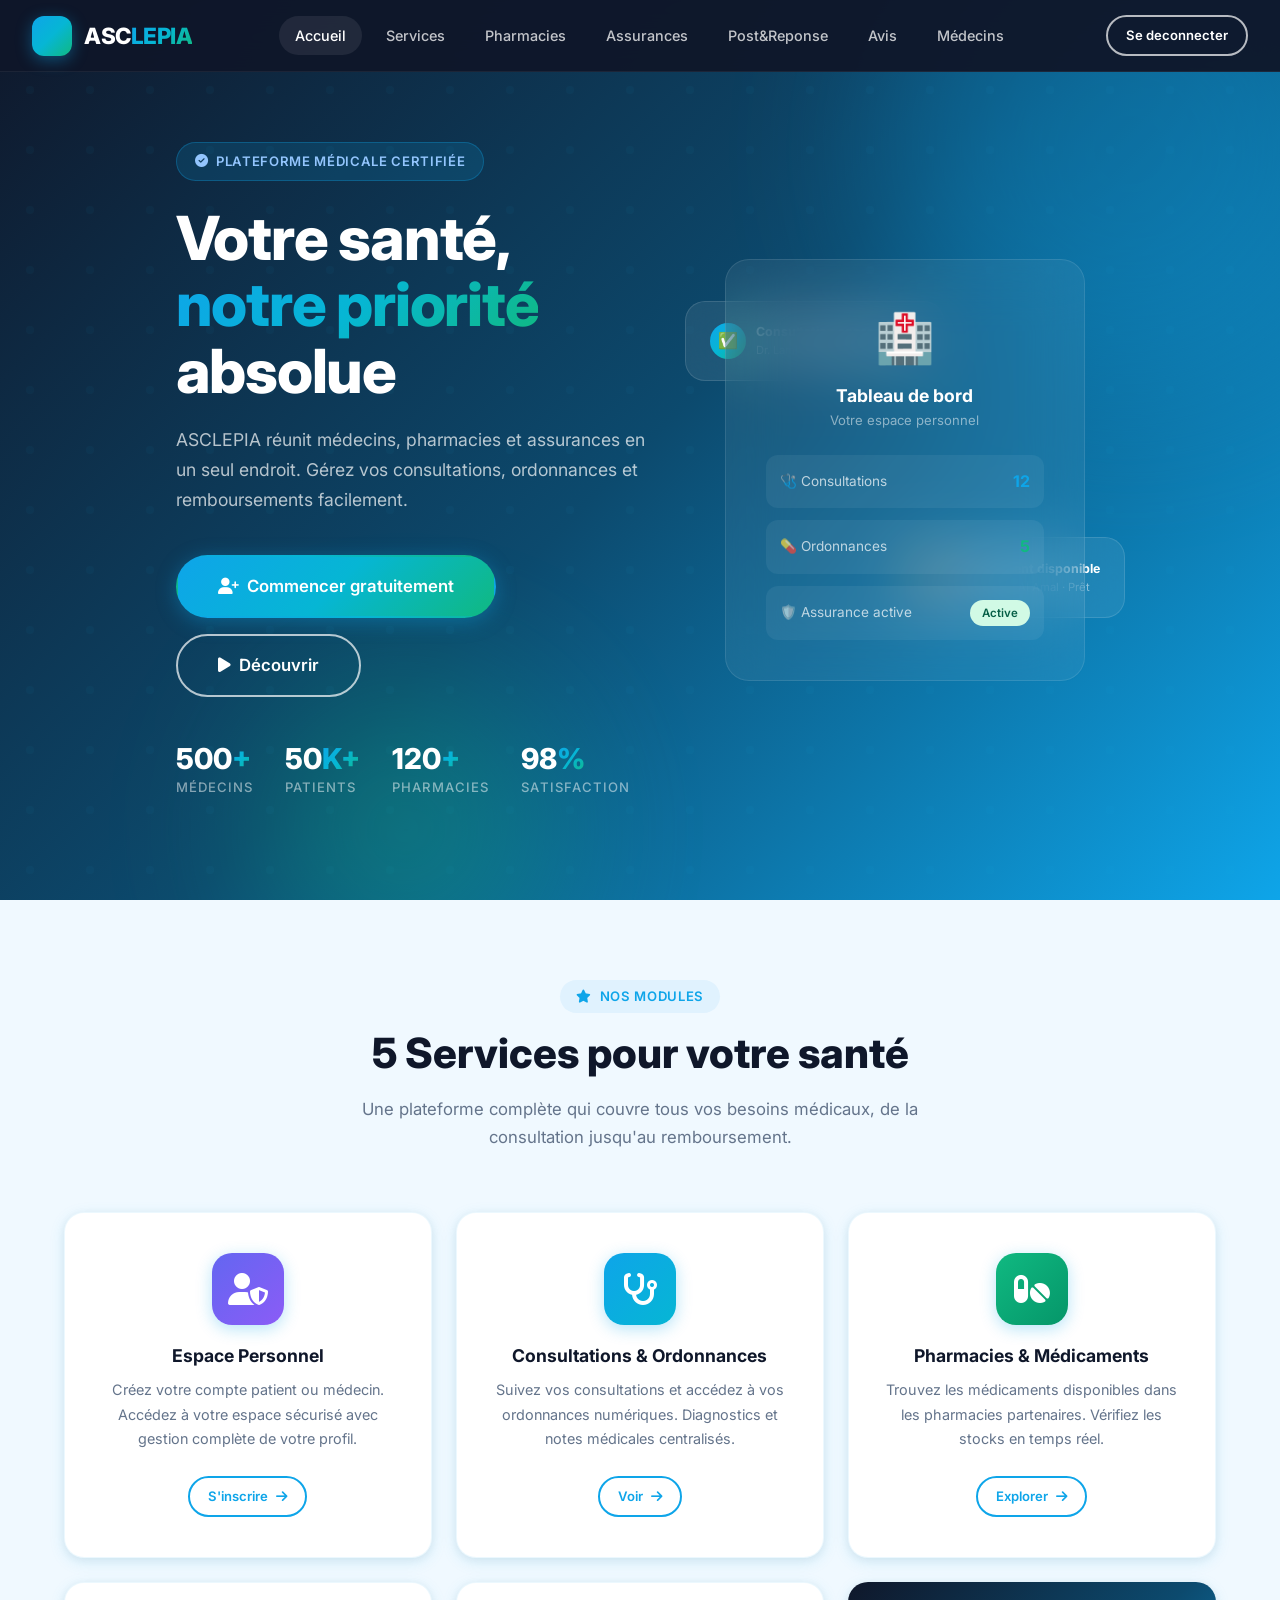
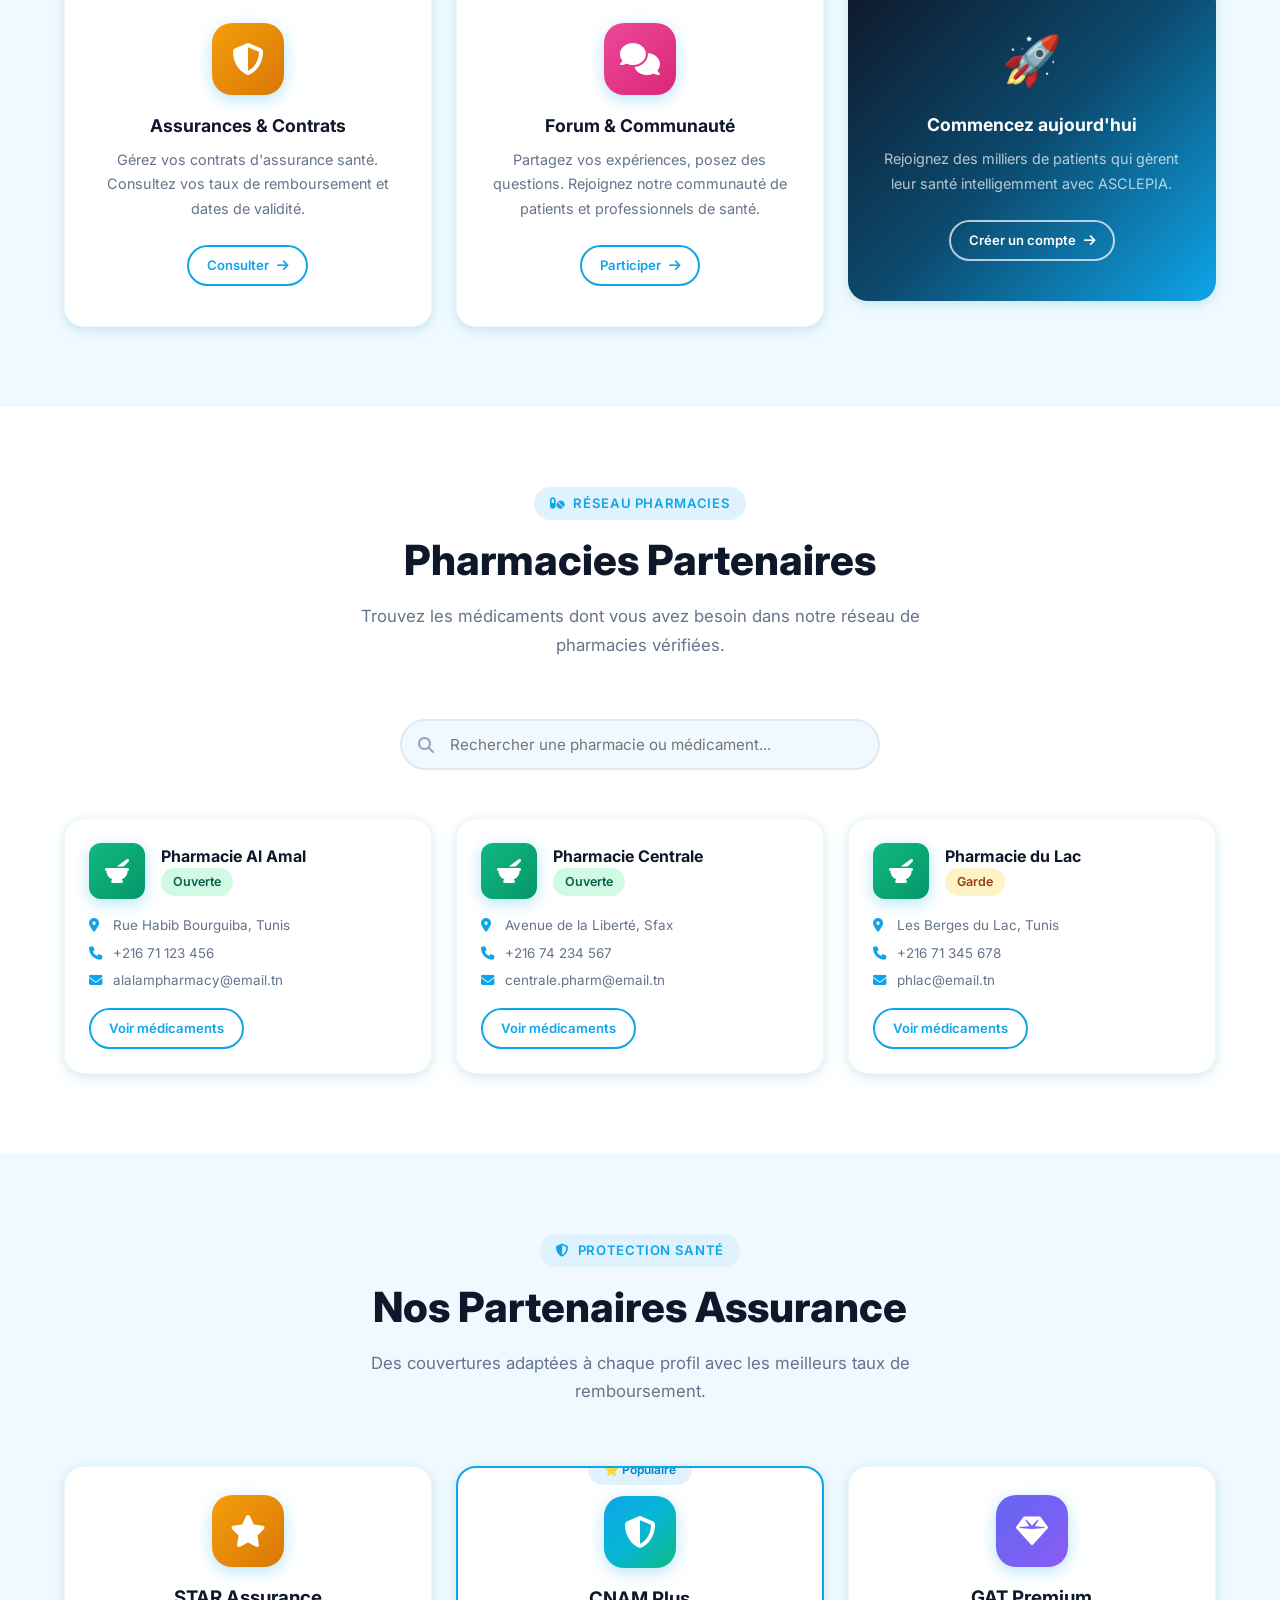
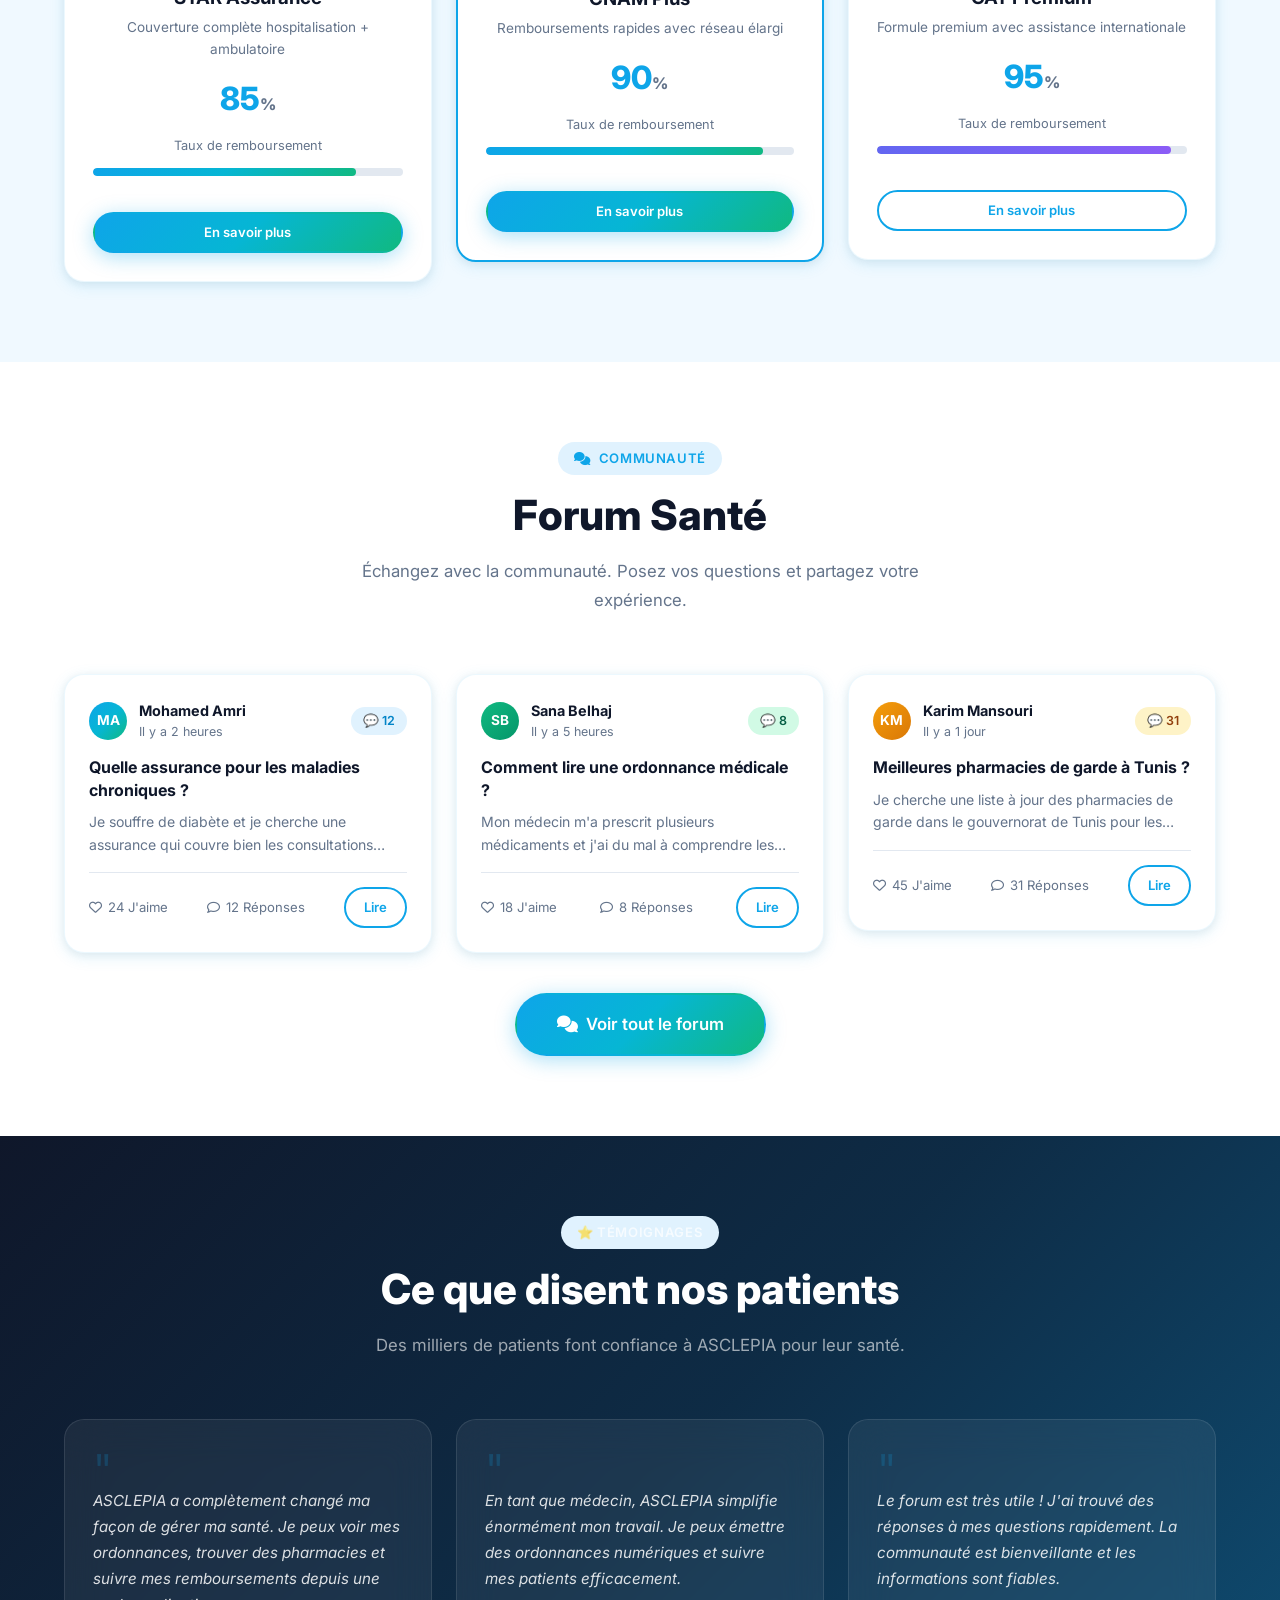
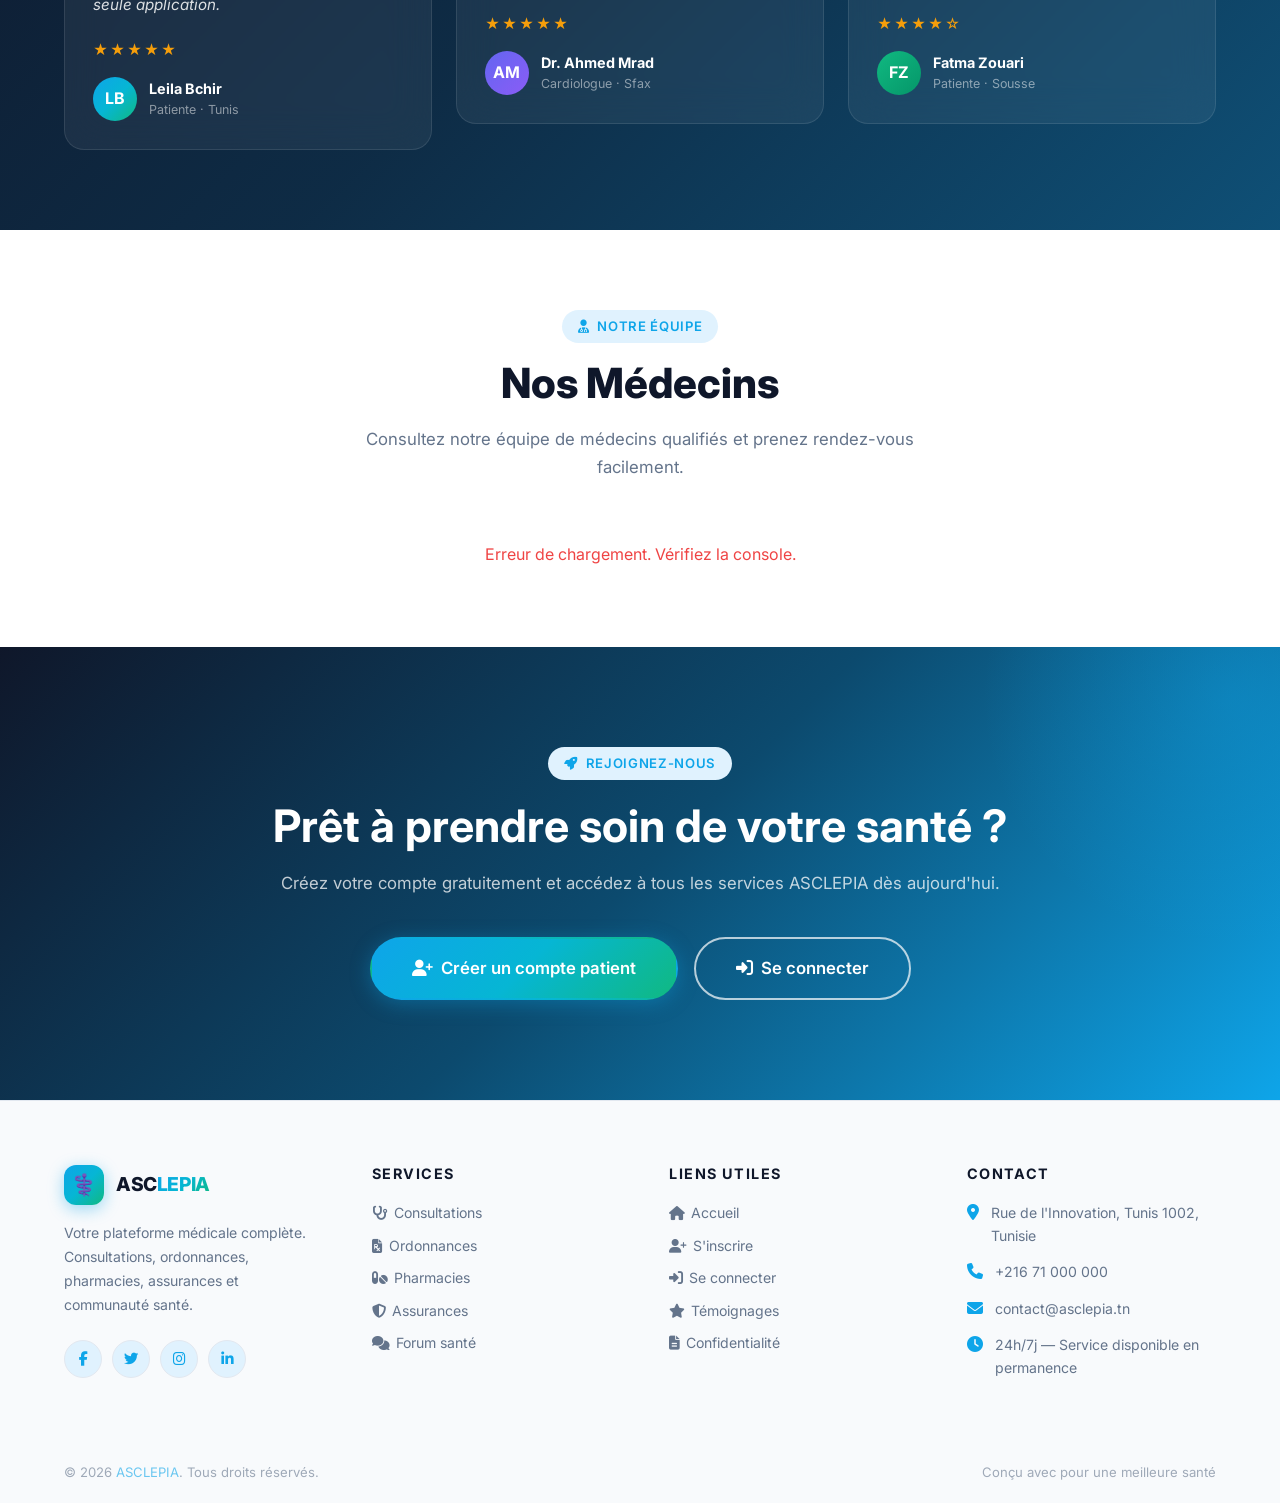
<file: View/front/indexp.html>
<!DOCTYPE html>
<html lang="fr">
<head>
  <meta charset="UTF-8">
  <meta name="viewport" content="width=device-width, initial-scale=1.0">
  <meta name="description" content="ASCLEPIA - Plateforme médicale en ligne. Consultations, ordonnances, pharmacies, assurances et forum santé.">
  <title>ASCLEPIA — Votre Plateforme Médicale</title>

  <!-- Fonts -->
  <link href="https://fonts.googleapis.com/css2?family=Inter:wght@300;400;500;600;700;800&family=Playfair+Display:wght@600;700&display=swap" rel="stylesheet">
  <!-- Icons -->
  <link rel="stylesheet" href="https://cdnjs.cloudflare.com/ajax/libs/font-awesome/6.5.0/css/all.min.css">
  <!-- Styles -->
  <link rel="stylesheet" href="../assets/css/style.css">
  <link rel="stylesheet" href="../assets/css/frontoffice.css">
</head>

<body>

<!-- ================================================
     NAVBAR
     ================================================ -->
<nav class="navbar" id="navbar">
  <a href="index.html" class="navbar-brand">
    <div class="navbar-logo"></div>
    <div class="navbar-name">ASC<span>LEPIA</span></div>
  </a>

  <div class="nav-links" id="navLinks">
    <a href="#accueil" class="nav-link active">Accueil</a>
    <a href="#services" class="nav-link">Services</a>
    <a href="#pharmacies" class="nav-link">Pharmacies</a>
    <a href="#assurances" class="nav-link">Assurances</a>
    <a href="#forum" class="nav-link">Post&Reponse</a>
    <a href="#avis" class="nav-link">Avis</a>
    <a href="#medecins" class="nav-link">Médecins</a>
  </div>

  <div class="nav-actions">
    <a href="login.html" class="btn btn-outline-white btn-sm">Se deconnecter</a>
    
    <div class="hamburger" id="hamburger" onclick="toggleMenu()">
      <span></span><span></span><span></span>
    </div>
  </div>
</nav>

<!-- ================================================
     HERO SECTION
     ================================================ -->
<section class="hero" id="accueil">
  <div class="hero-glow hero-glow-1"></div>
  <div class="hero-glow hero-glow-2"></div>

  <div class="container">
    <div class="d-flex align-center justify-between" style="gap: 48px;">

      <!-- Left Content -->
      <div class="hero-content animate-fadeInUp">
        <div class="hero-badge">
          <i class="fa-solid fa-circle-check"></i>
          Plateforme médicale certifiée
        </div>

        <h1 class="hero-title">
          Votre santé,<br>
          <span class="highlight">notre priorité</span><br>
          absolue
        </h1>

        <p class="hero-subtitle">
          ASCLEPIA réunit médecins, pharmacies et assurances en un seul endroit.
          Gérez vos consultations, ordonnances et remboursements facilement.
        </p>

        <div class="hero-actions">
          <a href="login.html" class="btn btn-primary btn-lg">
            <i class="fa-solid fa-user-plus"></i>
            Commencer gratuitement
          </a>
          <a href="#services" class="btn btn-outline-white btn-lg">
            <i class="fa-solid fa-play"></i>
            Découvrir
          </a>
        </div>

        <div class="hero-stats">
          <div class="hero-stat">
            <div class="number">500<span>+</span></div>
            <div class="label">Médecins</div>
          </div>
          <div class="hero-stat">
            <div class="number">50<span>K+</span></div>
            <div class="label">Patients</div>
          </div>
          <div class="hero-stat">
            <div class="number">120<span>+</span></div>
            <div class="label">Pharmacies</div>
          </div>
          <div class="hero-stat">
            <div class="number">98<span>%</span></div>
            <div class="label">Satisfaction</div>
          </div>
        </div>
      </div>

      <!-- Right Visual -->
      <div class="hero-visual d-none-mobile" style="flex: 0 0 400px;">
        <!-- Floating card 1 -->
        <div class="hero-card-float hero-card-1">
          <div style="display: flex; align-items: center; gap: 10px;">
            <div style="width: 36px; height: 36px; background: var(--gradient-primary); border-radius: 50%; display: flex; align-items: center; justify-content: center; font-size: 1rem;">✅</div>
            <div>
              <div style="font-size: 0.78rem; font-weight: 700; color: white;">Consultation approuvée</div>
              <div style="font-size: 0.7rem; color: rgba(255,255,255,0.5);">Dr. Lamine Ben Ali · il y a 5 min</div>
            </div>
          </div>
        </div>

        <!-- Main card -->
        <div class="hero-main-card">
          <div style="text-align: center; margin-bottom: 24px;">
            <div style="font-size: 3rem; margin-bottom: 8px;">🏥</div>
            <h3 style="color: white; font-size: 1.1rem; margin-bottom: 4px;">Tableau de bord</h3>
            <p style="color: rgba(255,255,255,0.5); font-size: 0.82rem;">Votre espace personnel</p>
          </div>

          <div style="display: flex; flex-direction: column; gap: 12px;">
            <div style="background: rgba(255,255,255,0.06); border-radius: 12px; padding: 14px; display: flex; justify-content: space-between; align-items: center;">
              <span style="color: rgba(255,255,255,0.7); font-size: 0.85rem;">🩺 Consultations</span>
              <span style="color: var(--primary); font-weight: 700;">12</span>
            </div>
            <div style="background: rgba(255,255,255,0.06); border-radius: 12px; padding: 14px; display: flex; justify-content: space-between; align-items: center;">
              <span style="color: rgba(255,255,255,0.7); font-size: 0.85rem;">💊 Ordonnances</span>
              <span style="color: var(--accent); font-weight: 700;">5</span>
            </div>
            <div style="background: rgba(255,255,255,0.06); border-radius: 12px; padding: 14px; display: flex; justify-content: space-between; align-items: center;">
              <span style="color: rgba(255,255,255,0.7); font-size: 0.85rem;">🛡️ Assurance active</span>
              <span class="badge badge-success" style="font-size: 0.72rem;">Active</span>
            </div>
          </div>
        </div>

        <!-- Floating card 2 -->
        <div class="hero-card-float hero-card-2">
          <div style="display: flex; align-items: center; gap: 10px;">
            <div style="font-size: 1.5rem;">💊</div>
            <div>
              <div style="font-size: 0.78rem; font-weight: 700; color: white;">Médicament disponible</div>
              <div style="font-size: 0.7rem; color: rgba(255,255,255,0.5);">Pharmacie Al Amal · Prêt</div>
            </div>
          </div>
        </div>
      </div>

    </div>
  </div>
</section>

<!-- ================================================
     SERVICES SECTION (5 Modules)
     ================================================ -->
<section class="section-padding services-section" id="services">
  <div class="container">
    <div class="section-header">
      <div class="section-tag">
        <i class="fa-solid fa-star"></i>
        Nos Modules
      </div>
      <h2 class="section-title">5 Services pour votre santé</h2>
      <p class="section-desc">
        Une plateforme complète qui couvre tous vos besoins médicaux, de la consultation jusqu'au remboursement.
      </p>
    </div>

    <div class="row">

      <!-- Module 1: Authentification -->
      <div class="col-4">
        <div class="card service-card">
          <div class="icon-box icon-box-lg" style="background: linear-gradient(135deg,#6366f1,#8b5cf6);">
            <i class="fa-solid fa-user-shield"></i>
          </div>
          <h3>Espace Personnel</h3>
          <p>Créez votre compte patient ou médecin. Accédez à votre espace sécurisé avec gestion complète de votre profil.</p>
          <a href="login.html" class="btn btn-outline btn-sm mt-3">
            S'inscrire <i class="fa-solid fa-arrow-right"></i>
          </a>
        </div>
      </div>

      <!-- Module 2: Consultation -->
      <div class="col-4">
        <div class="card service-card">
          <div class="icon-box icon-box-lg" style="background: linear-gradient(135deg,#0ea5e9,#06b6d4);">
            <i class="fa-solid fa-stethoscope"></i>
          </div>
          <h3>Consultations & Ordonnances</h3>
          <p>Suivez vos consultations et accédez à vos ordonnances numériques. Diagnostics et notes médicales centralisés.</p>
          <a href="consultation.php" class="btn btn-outline btn-sm mt-3">
            Voir <i class="fa-solid fa-arrow-right"></i>
          </a>
        </div>
      </div>

      <!-- Module 3: Pharmacie -->
      <div class="col-4">
        <div class="card service-card">
          <div class="icon-box icon-box-lg" style="background: linear-gradient(135deg,#10b981,#059669);">
            <i class="fa-solid fa-pills"></i>
          </div>
          <h3>Pharmacies & Médicaments</h3>
          <p>Trouvez les médicaments disponibles dans les pharmacies partenaires. Vérifiez les stocks en temps réel.</p>
          <a href="pharmacie.php" class="btn btn-outline btn-sm mt-3">
            Explorer <i class="fa-solid fa-arrow-right"></i>
          </a>
        </div>
      </div>

      <!-- Module 4: Assurance -->
      <div class="col-4">
        <div class="card service-card">
          <div class="icon-box icon-box-lg" style="background: linear-gradient(135deg,#f59e0b,#d97706);">
            <i class="fa-solid fa-shield-halved"></i>
          </div>
          <h3>Assurances & Contrats</h3>
          <p>Gérez vos contrats d'assurance santé. Consultez vos taux de remboursement et dates de validité.</p>
          <a href="assurance.php" class="btn btn-outline btn-sm mt-3">
            Consulter <i class="fa-solid fa-arrow-right"></i>
          </a>
        </div>
      </div>

      <!-- Module 5: Forum -->
      <div class="col-4">
        <div class="card service-card">
          <div class="icon-box icon-box-lg" style="background: linear-gradient(135deg,#ec4899,#db2777);">
            <i class="fa-solid fa-comments"></i>
          </div>
          <h3>Forum & Communauté</h3>
          <p>Partagez vos expériences, posez des questions. Rejoignez notre communauté de patients et professionnels de santé.</p>
          <a href="forum.php" class="btn btn-outline btn-sm mt-3">
            Participer <i class="fa-solid fa-arrow-right"></i>
          </a>
        </div>
      </div>

      <!-- CTA Card -->
      <div class="col-4">
        <div class="card service-card" style="background: var(--gradient-hero); border: none;">
          <div style="font-size: 3rem; margin-bottom: 16px;">🚀</div>
          <h3 style="color: white;">Commencez aujourd'hui</h3>
          <p style="color: rgba(255,255,255,0.7);">Rejoignez des milliers de patients qui gèrent leur santé intelligemment avec ASCLEPIA.</p>
          <a href="login.html" class="btn btn-outline-white btn-sm mt-3">
            Créer un compte <i class="fa-solid fa-arrow-right"></i>
          </a>
        </div>
      </div>

    </div>
  </div>
</section>

<!-- ================================================
     PHARMACIES SECTION
     ================================================ -->
<section class="section-padding" id="pharmacies" style="background: white;">
  <div class="container">
    <div class="section-header">
      <div class="section-tag">
        <i class="fa-solid fa-pills"></i>
        Réseau Pharmacies
      </div>
      <h2 class="section-title">Pharmacies Partenaires</h2>
      <p class="section-desc">Trouvez les médicaments dont vous avez besoin dans notre réseau de pharmacies vérifiées.</p>
    </div>

    <!-- Search bar -->
    <div style="max-width: 480px; margin: 0 auto 48px; position: relative;">
      <i class="fa-solid fa-search" style="position: absolute; left: 18px; top: 50%; transform: translateY(-50%); color: var(--gray-light);"></i>
      <input type="text" placeholder="Rechercher une pharmacie ou médicament..." id="pharmSearch"
        style="width: 100%; padding: 14px 18px 14px 48px; border: 2px solid var(--border); border-radius: var(--radius-full); font-size: 0.95rem; outline: none; background: var(--bg); font-family: var(--font-main);"
        onfocus="this.style.borderColor='var(--primary)'" onblur="this.style.borderColor='var(--border)'">
    </div>

    <div class="row" id="pharmaciesGrid">

      <div class="col-4">
        <div class="card pharmacie-card" style="gap: 16px; flex-direction: column; padding: 24px;">
          <div class="d-flex align-center" style="gap: 16px;">
            <div class="icon-box" style="background: linear-gradient(135deg,#10b981,#059669);">
              <i class="fa-solid fa-mortar-pestle"></i>
            </div>
            <div>
              <h3 style="font-size: 1rem; margin-bottom: 2px;">Pharmacie Al Amal</h3>
              <span class="badge badge-success">Ouverte</span>
            </div>
          </div>
          <div style="display: flex; flex-direction: column; gap: 6px;">
            <div class="d-flex align-center gap-1" style="font-size: 0.84rem; color: var(--text-muted);">
              <i class="fa-solid fa-location-dot" style="color: var(--primary); width: 16px;"></i>
              Rue Habib Bourguiba, Tunis
            </div>
            <div class="d-flex align-center gap-1" style="font-size: 0.84rem; color: var(--text-muted);">
              <i class="fa-solid fa-phone" style="color: var(--primary); width: 16px;"></i>
              +216 71 123 456
            </div>
            <div class="d-flex align-center gap-1" style="font-size: 0.84rem; color: var(--text-muted);">
              <i class="fa-solid fa-envelope" style="color: var(--primary); width: 16px;"></i>
              alalampharmacy@email.tn
            </div>
          </div>
          <a href="pharmacie.php" class="btn btn-outline btn-sm" style="align-self: flex-start;">
            Voir médicaments
          </a>
        </div>
      </div>

      <div class="col-4">
        <div class="card pharmacie-card" style="gap: 16px; flex-direction: column; padding: 24px;">
          <div class="d-flex align-center" style="gap: 16px;">
            <div class="icon-box" style="background: linear-gradient(135deg,#10b981,#059669);">
              <i class="fa-solid fa-mortar-pestle"></i>
            </div>
            <div>
              <h3 style="font-size: 1rem; margin-bottom: 2px;">Pharmacie Centrale</h3>
              <span class="badge badge-success">Ouverte</span>
            </div>
          </div>
          <div style="display: flex; flex-direction: column; gap: 6px;">
            <div class="d-flex align-center gap-1" style="font-size: 0.84rem; color: var(--text-muted);">
              <i class="fa-solid fa-location-dot" style="color: var(--primary); width: 16px;"></i>
              Avenue de la Liberté, Sfax
            </div>
            <div class="d-flex align-center gap-1" style="font-size: 0.84rem; color: var(--text-muted);">
              <i class="fa-solid fa-phone" style="color: var(--primary); width: 16px;"></i>
              +216 74 234 567
            </div>
            <div class="d-flex align-center gap-1" style="font-size: 0.84rem; color: var(--text-muted);">
              <i class="fa-solid fa-envelope" style="color: var(--primary); width: 16px;"></i>
              centrale.pharm@email.tn
            </div>
          </div>
          <a href="pharmacie.php" class="btn btn-outline btn-sm" style="align-self: flex-start;">
            Voir médicaments
          </a>
        </div>
      </div>

      <div class="col-4">
        <div class="card pharmacie-card" style="gap: 16px; flex-direction: column; padding: 24px;">
          <div class="d-flex align-center" style="gap: 16px;">
            <div class="icon-box" style="background: linear-gradient(135deg,#10b981,#059669);">
              <i class="fa-solid fa-mortar-pestle"></i>
            </div>
            <div>
              <h3 style="font-size: 1rem; margin-bottom: 2px;">Pharmacie du Lac</h3>
              <span class="badge badge-warning">Garde</span>
            </div>
          </div>
          <div style="display: flex; flex-direction: column; gap: 6px;">
            <div class="d-flex align-center gap-1" style="font-size: 0.84rem; color: var(--text-muted);">
              <i class="fa-solid fa-location-dot" style="color: var(--primary); width: 16px;"></i>
              Les Berges du Lac, Tunis
            </div>
            <div class="d-flex align-center gap-1" style="font-size: 0.84rem; color: var(--text-muted);">
              <i class="fa-solid fa-phone" style="color: var(--primary); width: 16px;"></i>
              +216 71 345 678
            </div>
            <div class="d-flex align-center gap-1" style="font-size: 0.84rem; color: var(--text-muted);">
              <i class="fa-solid fa-envelope" style="color: var(--primary); width: 16px;"></i>
              phlac@email.tn
            </div>
          </div>
          <a href="pharmacie.php" class="btn btn-outline btn-sm" style="align-self: flex-start;">
            Voir médicaments
          </a>
        </div>
      </div>

    </div>
  </div>
</section>

<!-- ================================================
     ASSURANCES SECTION
     ================================================ -->
<section class="section-padding" id="assurances" style="background: var(--bg);">
  <div class="container">
    <div class="section-header">
      <div class="section-tag">
        <i class="fa-solid fa-shield-halved"></i>
        Protection Santé
      </div>
      <h2 class="section-title">Nos Partenaires Assurance</h2>
      <p class="section-desc">Des couvertures adaptées à chaque profil avec les meilleurs taux de remboursement.</p>
    </div>

    <div class="row">

      <div class="col-4">
        <div class="card assurance-card">
          <div class="icon-box icon-box-lg" style="margin: 0 auto 20px; background: linear-gradient(135deg,#f59e0b,#d97706);">
            <i class="fa-solid fa-star"></i>
          </div>
          <h3>STAR Assurance</h3>
          <p style="font-size: 0.85rem; color: var(--text-muted); margin: 8px 0;">Couverture complète hospitalisation + ambulatoire</p>
          <div class="rate">85<span>%</span></div>
          <div style="font-size: 0.8rem; color: var(--text-muted); margin-bottom: 12px;">Taux de remboursement</div>
          <div class="progress-bar-wrap">
            <div class="progress-bar" style="width: 85%;"></div>
          </div>
          <a href="assurance.php" class="btn btn-primary btn-sm mt-3" style="width: 100%; justify-content: center;">
            En savoir plus
          </a>
        </div>
      </div>

      <div class="col-4">
        <div class="card assurance-card" style="border: 2px solid var(--primary); position: relative;">
          <div style="position: absolute; top: -14px; left: 50%; transform: translateX(-50%);">
            <span class="badge badge-primary" style="padding: 6px 16px; font-size: 0.75rem;">⭐ Populaire</span>
          </div>
          <div class="icon-box icon-box-lg" style="margin: 0 auto 20px; background: var(--gradient-primary);">
            <i class="fa-solid fa-shield-halved"></i>
          </div>
          <h3>CNAM Plus</h3>
          <p style="font-size: 0.85rem; color: var(--text-muted); margin: 8px 0;">Remboursements rapides avec réseau élargi</p>
          <div class="rate">90<span>%</span></div>
          <div style="font-size: 0.8rem; color: var(--text-muted); margin-bottom: 12px;">Taux de remboursement</div>
          <div class="progress-bar-wrap">
            <div class="progress-bar" style="width: 90%;"></div>
          </div>
          <a href="assurance.php" class="btn btn-primary btn-sm mt-3" style="width: 100%; justify-content: center;">
            En savoir plus
          </a>
        </div>
      </div>

      <div class="col-4">
        <div class="card assurance-card">
          <div class="icon-box icon-box-lg" style="margin: 0 auto 20px; background: linear-gradient(135deg,#6366f1,#8b5cf6);">
            <i class="fa-solid fa-gem"></i>
          </div>
          <h3>GAT Premium</h3>
          <p style="font-size: 0.85rem; color: var(--text-muted); margin: 8px 0;">Formule premium avec assistance internationale</p>
          <div class="rate">95<span>%</span></div>
          <div style="font-size: 0.8rem; color: var(--text-muted); margin-bottom: 12px;">Taux de remboursement</div>
          <div class="progress-bar-wrap">
            <div class="progress-bar" style="width: 95%; background: linear-gradient(90deg,#6366f1,#8b5cf6);"></div>
          </div>
          <a href="assurance.php" class="btn btn-outline btn-sm mt-3" style="width: 100%; justify-content: center;">
            En savoir plus
          </a>
        </div>
      </div>

    </div>
  </div>
</section>

<!-- ================================================
     FORUM / POSTS SECTION
     ================================================ -->
<section class="section-padding" id="forum" style="background: white;">
  <div class="container">
    <div class="section-header">
      <div class="section-tag">
        <i class="fa-solid fa-comments"></i>
        Communauté
      </div>
      <h2 class="section-title">Forum Santé</h2>
      <p class="section-desc">Échangez avec la communauté. Posez vos questions et partagez votre expérience.</p>
    </div>

    <div class="row">

      <div class="col-4">
        <div class="card post-card">
          <div class="post-meta">
            <div class="post-avatar">MA</div>
            <div>
              <div class="post-author">Mohamed Amri</div>
              <div class="post-date">Il y a 2 heures</div>
            </div>
            <span class="badge badge-primary" style="margin-left: auto;">💬 12</span>
          </div>
          <h3>Quelle assurance pour les maladies chroniques ?</h3>
          <p>Je souffre de diabète et je cherche une assurance qui couvre bien les consultations régulières et les médicaments...</p>
          <div class="post-footer">
            <div class="post-stat"><i class="fa-regular fa-heart"></i> 24 J'aime</div>
            <div class="post-stat"><i class="fa-regular fa-comment"></i> 12 Réponses</div>
            <a href="forum.php" class="btn btn-outline btn-sm">Lire</a>
          </div>
        </div>
      </div>

      <div class="col-4">
        <div class="card post-card">
          <div class="post-meta">
            <div class="post-avatar" style="background: linear-gradient(135deg,#10b981,#059669);">SB</div>
            <div>
              <div class="post-author">Sana Belhaj</div>
              <div class="post-date">Il y a 5 heures</div>
            </div>
            <span class="badge badge-success" style="margin-left: auto;">💬 8</span>
          </div>
          <h3>Comment lire une ordonnance médicale ?</h3>
          <p>Mon médecin m'a prescrit plusieurs médicaments et j'ai du mal à comprendre les dosages et les instructions...</p>
          <div class="post-footer">
            <div class="post-stat"><i class="fa-regular fa-heart"></i> 18 J'aime</div>
            <div class="post-stat"><i class="fa-regular fa-comment"></i> 8 Réponses</div>
            <a href="forum.php" class="btn btn-outline btn-sm">Lire</a>
          </div>
        </div>
      </div>

      <div class="col-4">
        <div class="card post-card">
          <div class="post-meta">
            <div class="post-avatar" style="background: linear-gradient(135deg,#f59e0b,#d97706);">KM</div>
            <div>
              <div class="post-author">Karim Mansouri</div>
              <div class="post-date">Il y a 1 jour</div>
            </div>
            <span class="badge badge-warning" style="margin-left: auto;">💬 31</span>
          </div>
          <h3>Meilleures pharmacies de garde à Tunis ?</h3>
          <p>Je cherche une liste à jour des pharmacies de garde dans le gouvernorat de Tunis pour les urgences nocturnes...</p>
          <div class="post-footer">
            <div class="post-stat"><i class="fa-regular fa-heart"></i> 45 J'aime</div>
            <div class="post-stat"><i class="fa-regular fa-comment"></i> 31 Réponses</div>
            <a href="forum.php" class="btn btn-outline btn-sm">Lire</a>
          </div>
        </div>
      </div>

    </div>

    <div style="text-align: center; margin-top: 40px;">
      <a href="forum.php" class="btn btn-primary btn-lg">
        <i class="fa-solid fa-comments"></i>
        Voir tout le forum
      </a>
    </div>
  </div>
</section>

<!-- ================================================
     AVIS / TÉMOIGNAGES SECTION
     ================================================ -->
<section class="section-padding avis-section" id="avis">
  <div class="container" style="position: relative; z-index: 1;">
    <div class="section-header">
      <div class="section-tag">⭐ Témoignages</div>
      <h2 class="section-title">Ce que disent nos patients</h2>
      <p class="section-desc" style="color: rgba(255,255,255,0.6);">Des milliers de patients font confiance à ASCLEPIA pour leur santé.</p>
    </div>

    <div class="row">

      <div class="col-4">
        <div class="avis-card">
          <div class="avis-quote">"</div>
          <p class="avis-text">
            ASCLEPIA a complètement changé ma façon de gérer ma santé. Je peux voir mes ordonnances, trouver des pharmacies et suivre mes remboursements depuis une seule application.
          </p>
          <div class="stars">★★★★★</div>
          <div class="avis-author mt-2">
            <div class="avis-avatar">LB</div>
            <div class="avis-author-info">
              <div class="name">Leila Bchir</div>
              <div class="role">Patiente · Tunis</div>
            </div>
          </div>
        </div>
      </div>

      <div class="col-4">
        <div class="avis-card">
          <div class="avis-quote">"</div>
          <p class="avis-text">
            En tant que médecin, ASCLEPIA simplifie énormément mon travail. Je peux émettre des ordonnances numériques et suivre mes patients efficacement.
          </p>
          <div class="stars">★★★★★</div>
          <div class="avis-author mt-2">
            <div class="avis-avatar" style="background: linear-gradient(135deg,#6366f1,#8b5cf6);">AM</div>
            <div class="avis-author-info">
              <div class="name">Dr. Ahmed Mrad</div>
              <div class="role">Cardiologue · Sfax</div>
            </div>
          </div>
        </div>
      </div>

      <div class="col-4">
        <div class="avis-card">
          <div class="avis-quote">"</div>
          <p class="avis-text">
            Le forum est très utile ! J'ai trouvé des réponses à mes questions rapidement. La communauté est bienveillante et les informations sont fiables.
          </p>
          <div class="stars">★★★★☆</div>
          <div class="avis-author mt-2">
            <div class="avis-avatar" style="background: linear-gradient(135deg,#10b981,#059669);">FZ</div>
            <div class="avis-author-info">
              <div class="name">Fatma Zouari</div>
              <div class="role">Patiente · Sousse</div>
            </div>
          </div>
        </div>
      </div>

    </div>
  </div>
</section>

<!-- ================================================
     MEDECINS SECTION
     ================================================ -->
<section class="section-padding" id="medecins" style="background: white;">
  <div class="container">
    <div class="section-header">
      <div class="section-tag">
        <i class="fa-solid fa-user-doctor"></i>
        Notre Équipe
      </div>
      <h2 class="section-title">Nos Médecins</h2>
      <p class="section-desc">Consultez notre équipe de médecins qualifiés et prenez rendez-vous facilement.</p>
    </div>
    <div class="row" id="medecinsGrid">
      <p id="medecinLoading" style="text-align:center;color:var(--text-muted);width:100%;">Chargement...</p>
    </div>
  </div>
</section>

<!-- ================================================
     CTA SECTION
     ================================================ -->
<section class="cta-section">
  <div class="container">
    <div class="cta-content">
      <div class="section-tag" style="justify-content: center; margin-bottom: 20px;">
        <i class="fa-solid fa-rocket"></i>
        Rejoignez-nous
      </div>
      <h2>Prêt à prendre soin de votre santé ?</h2>
      <p>Créez votre compte gratuitement et accédez à tous les services ASCLEPIA dès aujourd'hui.</p>
      <div style="display: flex; gap: 16px; justify-content: center; flex-wrap: wrap;">
        <a href="login.html" class="btn btn-primary btn-lg">
          <i class="fa-solid fa-user-plus"></i>
          Créer un compte patient
        </a>
        <a href="login.html" class="btn btn-outline-white btn-lg">
          <i class="fa-solid fa-sign-in-alt"></i>
          Se connecter
        </a>
      </div>
    </div>
  </div>
</section>

<!-- ================================================
     FOOTER
     ================================================ -->
<footer class="footer">
  <div class="container">
    <div class="row" style="gap: 48px;">

      <!-- Brand -->
      <div style="flex: 0 0 260px;">
        <div class="footer-brand">
          <div class="navbar-brand" style="margin-bottom: 16px;">
            <div class="navbar-logo">⚕️</div>
            <div class="navbar-name" style="font-size: 1.2rem;">ASC<span class="text-primary">LEPIA</span></div>
          </div>
          <p>Votre plateforme médicale complète. Consultations, ordonnances, pharmacies, assurances et communauté santé.</p>
          <div class="social-links">
            <a href="#" class="social-link"><i class="fab fa-facebook-f"></i></a>
            <a href="#" class="social-link"><i class="fab fa-twitter"></i></a>
            <a href="#" class="social-link"><i class="fab fa-instagram"></i></a>
            <a href="#" class="social-link"><i class="fab fa-linkedin-in"></i></a>
          </div>
        </div>
      </div>

      <!-- Services -->
      <div class="col">
        <div class="footer-section">
          <h4>Services</h4>
          <ul class="footer-links">
            <li><a href="consultation.php"><i class="fa-solid fa-stethoscope"></i> Consultations</a></li>
            <li><a href="consultation.php"><i class="fa-solid fa-file-prescription"></i> Ordonnances</a></li>
            <li><a href="addpharmacie.php"><i class="fa-solid fa-pills"></i> Pharmacies</a></li>
            <li><a href="assurance.php"><i class="fa-solid fa-shield-halved"></i> Assurances</a></li>
            <li><a href="forum.php"><i class="fa-solid fa-comments"></i> Forum santé</a></li>
          </ul>
        </div>
      </div>

      <!-- Liens -->
      <div class="col">
        <div class="footer-section">
          <h4>Liens utiles</h4>
          <ul class="footer-links">
            <li><a href="index.html"><i class="fa-solid fa-home"></i> Accueil</a></li>
            <li><a href="login.html"><i class="fa-solid fa-user-plus"></i> S'inscrire</a></li>
            <li><a href="login.html"><i class="fa-solid fa-sign-in-alt"></i> Se connecter</a></li>
            <li><a href="#avis"><i class="fa-solid fa-star"></i> Témoignages</a></li>
            <li><a href="#"><i class="fa-solid fa-file-lines"></i> Confidentialité</a></li>
          </ul>
        </div>
      </div>

      <!-- Contact -->
      <div class="col">
        <div class="footer-section">
          <h4>Contact</h4>
          <div class="footer-contact-item">
            <i class="fa-solid fa-location-dot icon"></i>
            <span>Rue de l'Innovation, Tunis 1002, Tunisie</span>
          </div>
          <div class="footer-contact-item">
            <i class="fa-solid fa-phone icon"></i>
            <span>+216 71 000 000</span>
          </div>
          <div class="footer-contact-item">
            <i class="fa-solid fa-envelope icon"></i>
            <span>contact@asclepia.tn</span>
          </div>
          <div class="footer-contact-item">
            <i class="fa-solid fa-clock icon"></i>
            <span>24h/7j — Service disponible en permanence</span>
          </div>
        </div>
      </div>

    </div>

    <div class="footer-bottom">
      <p>© 2026 <a href="index.html">ASCLEPIA</a>. Tous droits réservés.</p>
      <p>Conçu avec  pour une meilleure santé</p>
    </div>
  </div>
</footer>

<!-- ================================================
     SCRIPTS
     ================================================ -->
<script>
  // ---- Navbar scroll effect ----
  const navbar = document.getElementById('navbar');
  window.addEventListener('scroll', () => {
    navbar.classList.toggle('scrolled', window.scrollY > 30);
  });

  // ---- Mobile menu ----
  function toggleMenu() {
    document.getElementById('navLinks').classList.toggle('open');
  }

  // ---- Smooth scroll for nav links ----
  document.querySelectorAll('a[href^="#"]').forEach(anchor => {
    anchor.addEventListener('click', function (e) {
      e.preventDefault();
      const target = document.querySelector(this.getAttribute('href'));
      if (target) {
        target.scrollIntoView({ behavior: 'smooth', block: 'start' });
        document.getElementById('navLinks').classList.remove('open');
      }
    });
  });

  // ---- Active nav link on scroll ----
  const sections = document.querySelectorAll('section[id], div[id]');
  const navLinks = document.querySelectorAll('.nav-link');

  window.addEventListener('scroll', () => {
    let current = '';
    sections.forEach(section => {
      const sectionTop = section.offsetTop - 100;
      if (window.scrollY >= sectionTop) current = section.getAttribute('id');
    });
    navLinks.forEach(link => {
      link.classList.remove('active');
      if (link.getAttribute('href') === `#${current}`) link.classList.add('active');
    });
  });

  // ---- Animate progress bars on scroll ----
  const progressBars = document.querySelectorAll('.progress-bar');
  const observer = new IntersectionObserver(entries => {
    entries.forEach(entry => {
      if (entry.isIntersecting) {
        entry.target.style.width = entry.target.getAttribute('data-width') || entry.target.style.width;
      }
    });
  }, { threshold: 0.5 });
  progressBars.forEach(bar => observer.observe(bar));

  // ---- Animate counters ----
  function animateCounter(element, target, duration = 2000) {
    let start = 0;
    const step = target / (duration / 16);
    const timer = setInterval(() => {
      start += step;
      if (start >= target) { start = target; clearInterval(timer); }
      element.textContent = Math.floor(start).toLocaleString();
    }, 16);
  }

  // ---- Médecins depuis la BD ----
  (function () {
    var gradients = [
      'linear-gradient(135deg,#0ea5e9,#06b6d4)',
      'linear-gradient(135deg,#6366f1,#8b5cf6)',
      'linear-gradient(135deg,#10b981,#059669)',
      'linear-gradient(135deg,#f59e0b,#d97706)',
      'linear-gradient(135deg,#ec4899,#db2777)',
      'linear-gradient(135deg,#14b8a6,#0d9488)'
    ];
    function initials(nom) {
      if (!nom) return 'DR';
      var p = nom.trim().split(' ');
      return p.length >= 2 ? (p[0][0] + p[1][0]).toUpperCase() : nom.substring(0, 2).toUpperCase();
    }
    function esc(t) {
      if (!t) return '';
      var d = document.createElement('div'); d.textContent = t; return d.innerHTML;
    }
    function makeCard(m, i) {
      var grad = gradients[i % gradients.length];
      return '<div class="col-4">'
        + '<div class="card" style="flex-direction:column;gap:14px;padding:28px;text-align:center;">'
        + '<div style="margin:0 auto;width:72px;height:72px;border-radius:50%;background:' + grad
        + ';display:flex;align-items:center;justify-content:center;font-size:1.4rem;font-weight:700;color:white;">'
        + initials(m.nom) + '</div>'
        + '<h3 style="font-size:1.05rem;margin-bottom:2px;">Dr. ' + esc(m.nom) + '</h3>'
        + '<div style="display:flex;flex-direction:column;gap:8px;text-align:left;margin-top:4px;">'
        + (m.adresse ? '<div style="display:flex;align-items:flex-start;gap:8px;font-size:0.85rem;color:var(--text-muted);"><i class="fa-solid fa-location-dot" style="color:var(--primary);margin-top:2px;flex-shrink:0;"></i><span>' + esc(m.adresse) + '</span></div>' : '')
        + (m.telephone ? '<div style="display:flex;align-items:center;gap:8px;font-size:0.85rem;color:var(--text-muted);"><i class="fa-solid fa-phone" style="color:var(--primary);flex-shrink:0;"></i><span>' + esc(m.telephone) + '</span></div>' : '')
        + (m.description ? '<div style="display:flex;align-items:flex-start;gap:8px;font-size:0.85rem;color:var(--text-muted);"><i class="fa-solid fa-circle-info" style="color:var(--primary);margin-top:2px;flex-shrink:0;"></i><span>' + esc(m.description) + '</span></div>' : '')
        + '</div></div></div>';
    }

    fetch('index.php')
      .then(function (r) { return r.json(); })
      .then(function (data) {
        var grid = document.getElementById('medecinsGrid');
        if (data.success && data.medecins && data.medecins.length > 0) {
          grid.innerHTML = data.medecins.map(makeCard).join('');
        } else {
          grid.innerHTML = '<p style="text-align:center;color:var(--text-muted);width:100%;">Aucun médecin disponible pour le moment.</p>';
        }
      })
      .catch(function (err) {
        document.getElementById('medecinsGrid').innerHTML = '<p style="text-align:center;color:var(--danger);width:100%;">Erreur de chargement. Vérifiez la console.</p>';
        console.error('Erreur médecins:', err);
      });
  })();

  // ---- Cards entrance animation ----
  const cards = document.querySelectorAll('.card, .avis-card');
  const cardObserver = new IntersectionObserver(entries => {
    entries.forEach((entry, i) => {
      if (entry.isIntersecting) {
        setTimeout(() => {
          entry.target.style.opacity = '1';
          entry.target.style.transform = 'translateY(0)';
        }, i * 80);
        cardObserver.unobserve(entry.target);
      }
    });
  }, { threshold: 0.1 });

  cards.forEach(card => {
    card.style.opacity = '0';
    card.style.transform = 'translateY(20px)';
    card.style.transition = 'opacity 0.5s ease, transform 0.5s ease';
    cardObserver.observe(card);
  });
</script>

</body>
</html>
</file>
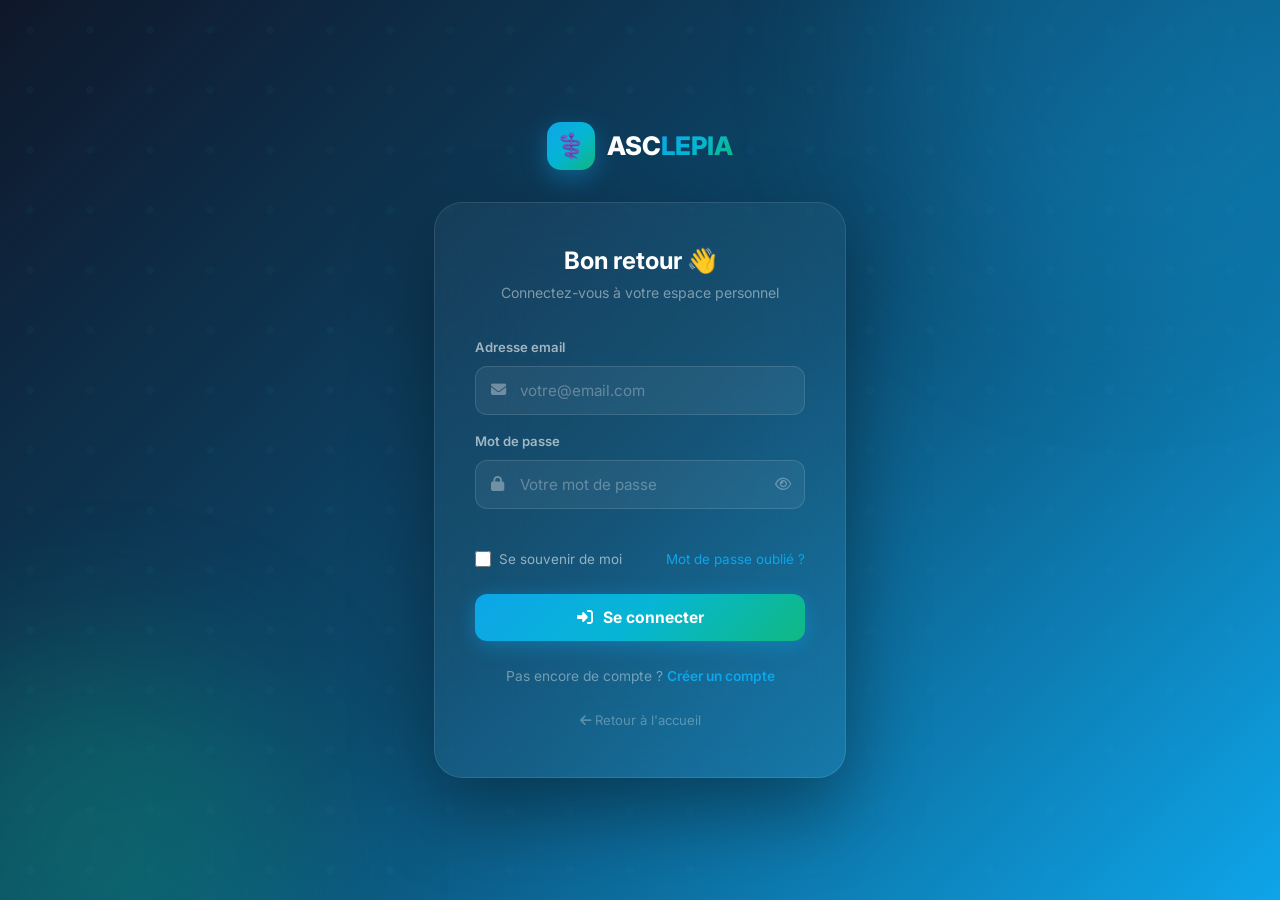
<file: View/front/login.html>
<!DOCTYPE html>
<html lang="fr">
<head>
  <meta charset="UTF-8">
  <meta name="viewport" content="width=device-width, initial-scale=1.0">
  <title>Connexion — ASCLEPIA</title>
  <link href="https://fonts.googleapis.com/css2?family=Inter:wght@300;400;500;600;700;800&display=swap" rel="stylesheet">
  <link rel="stylesheet" href="https://cdnjs.cloudflare.com/ajax/libs/font-awesome/6.5.0/css/all.min.css">
  <link rel="stylesheet" href="../assets/css/style.css">
  <!-- Script reCAPTCHA avec callback de chargement -->
  <script src="https://www.google.com/recaptcha/api.js?onload=onRecaptchaLoad&render=explicit" async defer></script>
  <style>
    body { background: var(--dark); min-height: 100vh; display: flex; align-items: center; justify-content: center; overflow: hidden; }

    .auth-bg {
      position: fixed; inset: 0;
      background: var(--gradient-hero);
      z-index: 0;
    }

    .auth-bg::before {
      content: '';
      position: absolute; inset: 0;
      background: url("data:image/svg+xml,%3Csvg width='60' height='60' viewBox='0 0 60 60' xmlns='http://www.w3.org/2000/svg'%3E%3Cg fill='%230ea5e9' fill-opacity='0.04'%3E%3Ccircle cx='30' cy='30' r='4'/%3E%3C/g%3E%3C/svg%3E");
    }

    .auth-glow {
      position: absolute; border-radius: 50%; filter: blur(80px); opacity: 0.25;
    }
    .glow-1 { width: 500px; height: 500px; background: var(--primary); top: -200px; right: -100px; }
    .glow-2 { width: 400px; height: 400px; background: var(--accent); bottom: -150px; left: -100px; }

    .auth-container {
      position: relative; z-index: 1;
      width: 100%; max-width: 460px;
      padding: 24px;
    }

    .auth-card {
      background: rgba(255,255,255,0.04);
      backdrop-filter: blur(40px);
      border: 1px solid rgba(255,255,255,0.1);
      border-radius: 28px;
      padding: 44px 40px;
      box-shadow: 0 32px 80px rgba(0,0,0,0.4);
    }

    .auth-logo {
      display: flex; align-items: center; gap: 12px;
      justify-content: center;
      margin-bottom: 32px;
      text-decoration: none;
    }

    .auth-logo-icon {
      width: 48px; height: 48px;
      background: var(--gradient-primary);
      border-radius: 14px;
      display: flex; align-items: center; justify-content: center;
      font-size: 1.5rem;
      box-shadow: 0 8px 24px rgba(14,165,233,0.4);
    }

    .auth-logo-name {
      font-size: 1.6rem; font-weight: 800; color: var(--white);
    }
    .auth-logo-name span { background: var(--gradient-primary); -webkit-background-clip: text; -webkit-text-fill-color: transparent; background-clip: text; }

    .auth-title {
      text-align: center; color: var(--white);
      font-size: 1.5rem; font-weight: 700; margin-bottom: 6px;
    }

    .auth-subtitle {
      text-align: center; color: rgba(255,255,255,0.45);
      font-size: 0.88rem; margin-bottom: 32px;
    }

    .glass-input-wrap { position: relative; margin-bottom: 16px; }

    .glass-input-wrap .input-icon {
      position: absolute; left: 16px; top: 50%; transform: translateY(-50%);
      color: rgba(255,255,255,0.35); font-size: 0.95rem;
    }

    .glass-input {
      width: 100%;
      padding: 14px 16px 14px 44px;
      background: rgba(255,255,255,0.06);
      border: 1px solid rgba(255,255,255,0.12);
      border-radius: var(--radius);
      color: var(--white);
      font-size: 0.95rem;
      font-family: var(--font-main);
      outline: none;
      transition: var(--transition);
    }

    .glass-input::placeholder { color: rgba(255,255,255,0.3); }

    .glass-input:focus {
      border-color: var(--primary);
      background: rgba(14,165,233,0.1);
      box-shadow: 0 0 0 4px rgba(14,165,233,0.15);
    }

    .glass-label {
      display: block; font-size: 0.82rem; font-weight: 600;
      color: rgba(255,255,255,0.6); margin-bottom: 8px;
    }

    .eye-toggle {
      position: absolute; right: 14px; top: 50%; transform: translateY(-50%);
      color: rgba(255,255,255,0.3); cursor: pointer; background: none; border: none; font-size: 0.9rem;
      transition: var(--transition-fast);
    }
    .eye-toggle:hover { color: var(--primary); }

    .auth-options {
      display: flex; align-items: center; justify-content: space-between;
      margin-bottom: 24px;
    }

    .checkbox-wrap {
      display: flex; align-items: center; gap: 8px;
      font-size: 0.84rem; color: rgba(255,255,255,0.55); cursor: pointer;
    }

    .checkbox-wrap input[type="checkbox"] {
      width: 16px; height: 16px; accent-color: var(--primary); cursor: pointer;
    }

    .forgot-link { font-size: 0.84rem; color: var(--primary); }
    .forgot-link:hover { color: #38bdf8; }

    .auth-footer {
      text-align: center; margin-top: 24px;
      font-size: 0.86rem; color: rgba(255,255,255,0.4);
    }

    .auth-footer a { color: var(--primary); font-weight: 600; }
    .auth-footer a:hover { color: #38bdf8; }

    .btn-auth {
      width: 100%;
      padding: 14px;
      background: var(--gradient-primary);
      color: white;
      border: none;
      border-radius: var(--radius);
      font-size: 0.98rem;
      font-weight: 700;
      cursor: pointer;
      font-family: var(--font-main);
      box-shadow: 0 4px 20px rgba(14,165,233,0.4);
      transition: var(--transition);
      display: flex; align-items: center; justify-content: center; gap: 10px;
    }

    .btn-auth:hover {
      transform: translateY(-2px);
      box-shadow: 0 8px 32px rgba(14,165,233,0.5);
    }

    .btn-auth:disabled {
      opacity: 0.7;
      cursor: not-allowed;
      transform: none;
    }

    .error-msg {
      background: rgba(239,68,68,0.1); border: 1px solid rgba(239,68,68,0.3);
      color: #fca5a5; padding: 12px 16px; border-radius: var(--radius);
      font-size: 0.84rem; margin-bottom: 20px; display: none;
      align-items: center; gap: 8px;
    }

    .error-msg.show {
      display: flex;
    }
    
    .form-error {
      font-size: 0.78rem;
      margin-top: 6px;
      display: none;
    }
    
    .form-error.show {
      display: block;
    }
    
    .recaptcha-container {
      margin: 20px 0;
      display: flex;
      justify-content: center;
    }
  </style>
</head>
<body>

<div class="auth-bg">
  <div class="auth-glow glow-1"></div>
  <div class="auth-glow glow-2"></div>
</div>

<div class="auth-container">
  <a href="index.html" class="auth-logo">
    <div class="auth-logo-icon">⚕️</div>
    <div class="auth-logo-name">ASC<span>LEPIA</span></div>
  </a>

  <div class="auth-card">
    <h1 class="auth-title">Bon retour 👋</h1>
    <p class="auth-subtitle">Connectez-vous à votre espace personnel</p>

    <div id="alertInscription" class="error-msg">
      <i class="fa-solid fa-user-plus"></i>
      <span>Aucun compte trouvé avec cette adresse email. <a href="loginuser.html" style="color: white; text-decoration: underline;">S'inscrire</a></span>
    </div>

    <div id="alertPassword" class="error-msg">
      <i class="fa-solid fa-key"></i>
      <span>Mot de passe incorrect. Veuillez réessayer.</span>
    </div>

    <div id="alertGeneric" class="error-msg">
      <i class="fa-solid fa-circle-info"></i>
      <span>Une erreur est survenue. Veuillez réessayer.</span>
    </div>
    
    <div id="alertCaptcha" class="error-msg">
      <i class="fa-solid fa-robot"></i>
      <span>reCAPTCHA non validé. Veuillez cocher la case.</span>
    </div>

    <!-- NOUVEAU - ALERTE BANNISSEMENT -->
    <div id="alertBan" class="error-msg">
      <i class="fa-solid fa-ban"></i>
      <span id="banMessage"></span>
    </div>

    <form id="loginForm" method="POST" action="login.php" novalidate>
      <div style="margin-bottom: 16px;">
        <label class="glass-label">Adresse email</label>
        <div class="glass-input-wrap" style="margin-bottom: 0;">
          <i class="fa-solid fa-envelope input-icon"></i>
          <input type="email" class="glass-input" id="email" name="email"
            placeholder="votre@email.com" autocomplete="email">
        </div>
        <div class="form-error" id="emailError" style="color: #fca5a5;"></div>
      </div>

      <div style="margin-bottom: 16px;">
        <label class="glass-label">Mot de passe</label>
        <div class="glass-input-wrap" style="margin-bottom: 0; position: relative;">
          <i class="fa-solid fa-lock input-icon"></i>
          <input type="password" class="glass-input" id="password" name="mot_de_passe"
            placeholder="Votre mot de passe" autocomplete="current-password">
          <button type="button" class="eye-toggle" onclick="togglePassword('password', this)">
            <i class="fa-regular fa-eye"></i>
          </button>
        </div>
        <div class="form-error" id="passwordError" style="color: #fca5a5;"></div>
      </div>

      <!-- reCAPTCHA avec ID pour contrôle -->
      <div class="recaptcha-container">
        <div id="recaptchaContainer"></div>
      </div>
      <div class="form-error" id="captchaError" style="color: #fca5a5; text-align: center;"></div>

      <div class="auth-options">
        <label class="checkbox-wrap">
          <input type="checkbox" name="remember" id="remember">
          Se souvenir de moi
        </label>
        <a href="reset_password.html" class="forgot-link">Mot de passe oublié ?</a>
      </div>

      <button type="submit" class="btn-auth" id="submitBtn">
        <i class="fa-solid fa-sign-in-alt"></i>
        Se connecter
      </button>
    </form>

    <div class="auth-footer">
      Pas encore de compte ?
      <a href="loginuser.html">Créer un compte</a>
    </div>

    <div style="text-align: center; margin-top: 20px;">
      <a href="index.html" style="font-size: 0.82rem; color: rgba(255,255,255,0.3);">
        <i class="fa-solid fa-arrow-left"></i> Retour à l'accueil
      </a>
    </div>
  </div>
</div>

<script>
  // Variables globales
  var recaptchaWidgetId = null;
  var recaptchaReady = false;
  var recaptchaToken = '';

  // Fonction appelée quand reCAPTCHA est chargé
  function onRecaptchaLoad() {
    console.log("✅ reCAPTCHA chargé, initialisation...");
    var container = document.getElementById('recaptchaContainer');
    if (container) {
      recaptchaWidgetId = grecaptcha.render('recaptchaContainer', {
        'sitekey': '6LcxldQsAAAAAHJG7uOqAEsu8p3hd2WmvU2nM9WC',
        'callback': onCaptchaSuccess,
        'expired-callback': onCaptchaExpired,
        'error-callback': onCaptchaError
      });
      recaptchaReady = true;
      console.log("✅ reCAPTCHA initialisé, Widget ID: " + recaptchaWidgetId);
    }
  }
  
  // Fonction appelée quand le reCAPTCHA est validé avec succès
  function onCaptchaSuccess(response) {
    console.log("✅ reCAPTCHA validé !");
    recaptchaToken = response;
    document.getElementById('captchaError').classList.remove('show');
    document.getElementById('alertCaptcha').classList.remove('show');
  }
  
  // Fonction appelée quand le reCAPTCHA expire
  function onCaptchaExpired() {
    console.log("⚠️ reCAPTCHA expiré");
    recaptchaToken = '';
    document.getElementById('captchaError').textContent = 'Le reCAPTCHA a expiré, veuillez recommencer';
    document.getElementById('captchaError').classList.add('show');
  }
  
  // Fonction appelée en cas d'erreur reCAPTCHA
  function onCaptchaError() {
    console.log("❌ Erreur reCAPTCHA");
    recaptchaToken = '';
    document.getElementById('captchaError').textContent = 'Erreur reCAPTCHA, veuillez rafraîchir la page';
    document.getElementById('captchaError').classList.add('show');
  }

  // Fonctions UI
  function hideAllAlerts() {
    document.getElementById('alertInscription').classList.remove('show');
    document.getElementById('alertPassword').classList.remove('show');
    document.getElementById('alertGeneric').classList.remove('show');
    document.getElementById('alertCaptcha').classList.remove('show');
    document.getElementById('alertBan').classList.remove('show');
  }

  function showAlert(id, autoHide) {
    hideAllAlerts();
    document.getElementById(id).classList.add('show');
    if (autoHide) {
      setTimeout(function() {
        document.getElementById(id).classList.remove('show');
      }, 6000);
    }
  }

  function setFieldError(inputId, errorId, message) {
    var input = document.getElementById(inputId);
    var error = document.getElementById(errorId);
    if (input) input.classList.add('input-error');
    if (error) {
      error.textContent = message;
      error.classList.add('show');
    }
  }

  function clearFieldError(inputId, errorId) {
    var input = document.getElementById(inputId);
    if (input) input.classList.remove('input-error');
    var error = document.getElementById(errorId);
    if (error) error.classList.remove('show');
  }

  function clearAllFieldErrors() {
    clearFieldError('email', 'emailError');
    clearFieldError('password', 'passwordError');
    clearFieldError('captchaError', 'captchaError');
  }

  function validateEmail(email) {
    var re = /^[^\s@]+@[^\s@]+\.[^\s@]+$/;
    return re.test(email);
  }

  function validateForm() {
    var email = document.getElementById('email').value.trim();
    var password = document.getElementById('password').value;
    var valid = true;

    clearAllFieldErrors();
    hideAllAlerts();

    if (email === '') {
      setFieldError('email', 'emailError', 'L\'adresse email est requise.');
      valid = false;
    } else if (!validateEmail(email)) {
      setFieldError('email', 'emailError', 'Format d\'email invalide (ex: nom@domaine.com).');
      valid = false;
    }

    if (password === '') {
      setFieldError('password', 'passwordError', 'Le mot de passe est requis.');
      valid = false;
    } else if (password.length < 4) {
      setFieldError('password', 'passwordError', 'Le mot de passe est trop court.');
      valid = false;
    }
    
    // Vérifier reCAPTCHA (avec un délai pour s'assurer qu'il est chargé)
    if (!recaptchaReady || recaptchaWidgetId === null) {
      document.getElementById('captchaError').textContent = 'Chargement du reCAPTCHA en cours... Veuillez patienter';
      document.getElementById('captchaError').classList.add('show');
      valid = false;
    } else {
      try {
        var token = grecaptcha.getResponse(recaptchaWidgetId);
        if (!token || token.length === 0) {
          document.getElementById('captchaError').textContent = 'Veuillez cocher la case "Je ne suis pas un robot"';
          document.getElementById('captchaError').classList.add('show');
          valid = false;
        } else {
          console.log("✅ Token reCAPTCHA valide (longueur: " + token.length + ")");
        }
      } catch(e) {
        console.log("❌ Erreur lors de la récupération du token: " + e);
        document.getElementById('captchaError').textContent = 'Erreur reCAPTCHA, veuillez rafraîchir la page';
        document.getElementById('captchaError').classList.add('show');
        valid = false;
      }
    }

    return valid;
  }

  // Soumission du formulaire
  document.getElementById('loginForm').addEventListener('submit', function(e) {
    console.log("📤 Soumission du formulaire...");
    if (!validateForm()) {
      e.preventDefault();
      console.log("❌ Formulaire invalidé, soumission bloquée");
      return;
    }
    console.log("✅ Formulaire valide, soumission autorisée");
    
    // Désactiver le bouton
    var btn = document.getElementById('submitBtn');
    btn.disabled = true;
    btn.innerHTML = '<i class="fa-solid fa-spinner fa-spin"></i> Connexion en cours...';
  });

  // Nettoyage en temps réel
  document.getElementById('email').addEventListener('input', function() {
    clearFieldError('email', 'emailError');
    hideAllAlerts();
  });

  document.getElementById('password').addEventListener('input', function() {
    clearFieldError('password', 'passwordError');
    hideAllAlerts();
  });

  // Lecture erreurs URL
  window.addEventListener('DOMContentLoaded', function() {
    var params = new URLSearchParams(window.location.search);
    var error = params.get('error');
    var message = params.get('message');

    console.log("Paramètre error détecté: " + error);

    if (error === '1') {
      showAlert('alertInscription', false);
      document.getElementById('email').classList.add('input-error');
    } else if (error === '2') {
      showAlert('alertPassword', true);
      document.getElementById('password').classList.add('input-error');
    } else if (error === '3') {
      showAlert('alertCaptcha', true);
    } else if (error === '4') {
      var banMessageSpan = document.getElementById('banMessage');
      if (message && banMessageSpan) {
        banMessageSpan.innerHTML = decodeURIComponent(message);
      }
      showAlert('alertBan', false);
    }

    var btn = document.getElementById('submitBtn');
    btn.disabled = false;
    btn.innerHTML = '<i class="fa-solid fa-sign-in-alt"></i> Se connecter';
  });

  function togglePassword(inputId, btn) {
    var input = document.getElementById(inputId);
    var icon = btn.querySelector('i');
    if (input.type === 'password') {
      input.type = 'text';
      icon.className = 'fa-regular fa-eye-slash';
    } else {
      input.type = 'password';
      icon.className = 'fa-regular fa-eye';
    }
  }
</script>

</body>
</html>
</file>
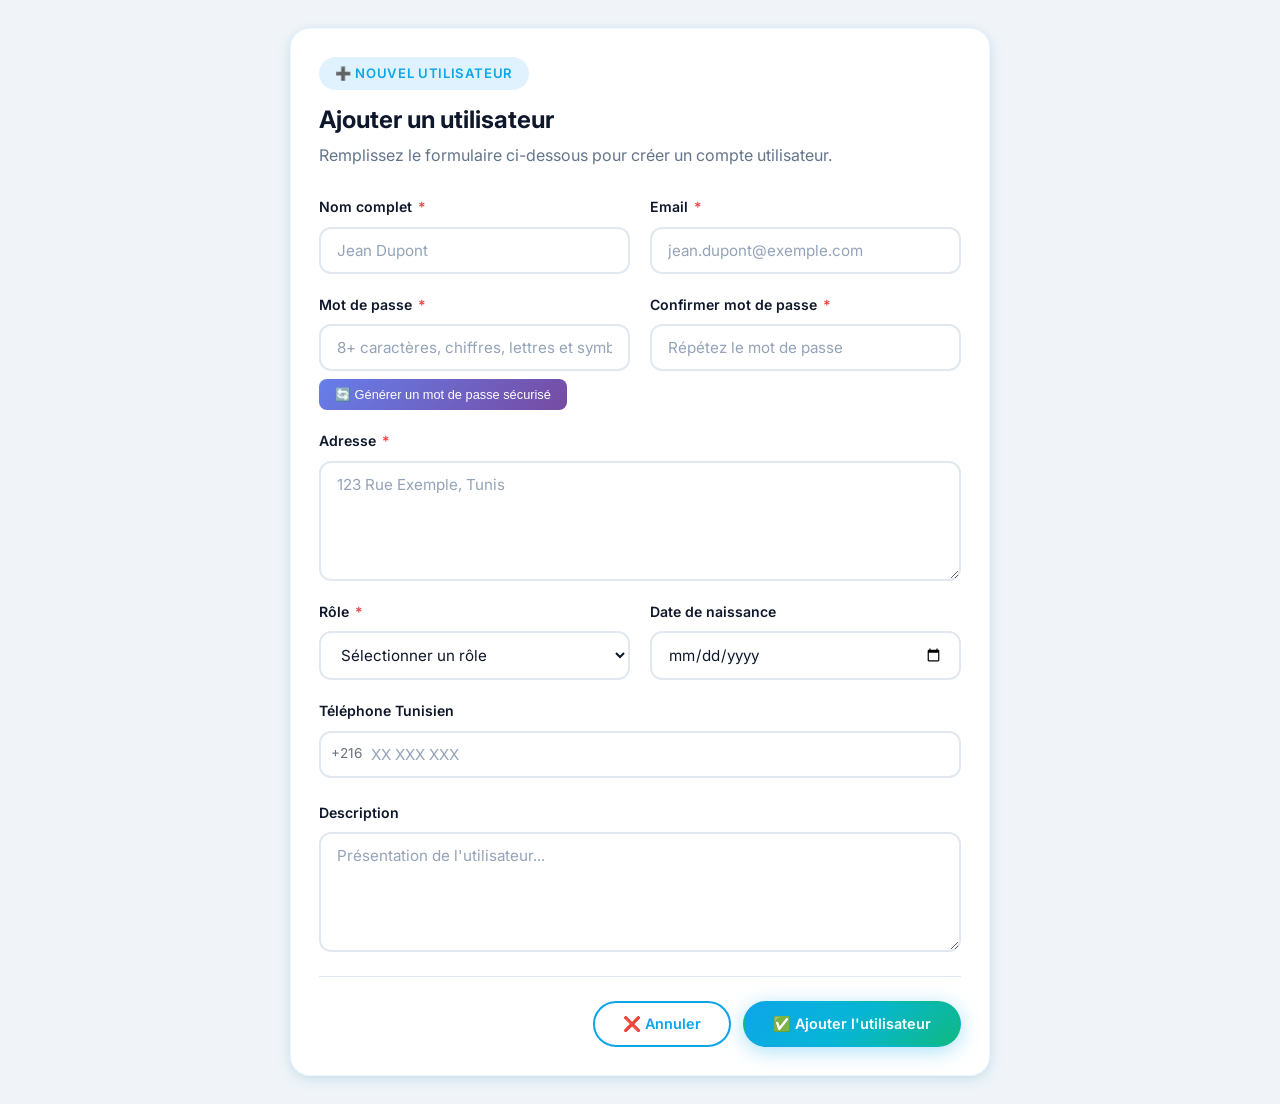
<file: View/front/loginuser.html>
<!DOCTYPE HTML PUBLIC "-//W3C//DTD HTML 4.01 Transitional//EN" "http://www.w3.org/TR/html4/loose.dtd">
<html lang="fr">
<head>
<meta http-equiv="Content-Type" content="text/html; charset=UTF-8">
<title>Ajouter un utilisateur - ASCLEPIA BackOffice</title>

<link rel="stylesheet" href="../assets/css/style.css">
<link rel="stylesheet" href="../assets/css/backoffice.css">

<style type="text/css">
/* Styles spécifiques pour la page d'ajout */
/* Cacher la sidebar et la topbar */
.admin-wrapper {
    display: block;
}

.sidebar {
    display: none;
}

.topbar {
    display: none;
}

.main-content {
    margin-left: 0;
    width: 100%;
    padding-top: 0;
}

.form-container {
    max-width: 700px;
    margin: 0 auto;
}

.form-row {
    display: flex;
    flex-wrap: wrap;
    gap: 20px;
    margin-bottom: 0;
}

.form-row .form-group {
    flex: 1;
    min-width: calc(50% - 20px);
}

.form-group-full {
    flex: 0 0 100%;
}

.error-message {
    color: var(--danger);
    font-size: 0.75rem;
    margin-top: -8px;
    margin-bottom: 12px;
    display: none;
}

.error-message.show {
    display: block;
}

.form-control.is-invalid {
    border-color: var(--danger);
    background-color: #fef2f2;
}

.form-actions {
    display: flex;
    gap: 12px;
    justify-content: flex-end;
    margin-top: 24px;
    padding-top: 24px;
    border-top: 1px solid var(--border);
}

.required-star {
    color: var(--danger);
    margin-left: 2px;
}

/* Style pour le message de complexité du mot de passe */
.password-complexity {
    display: block;
    font-size: 0.7rem;
    margin-top: 4px;
}

.password-complexity.valid {
    color: #10b981;
}

.password-complexity.invalid {
    color: #ef4444;
}

/* Style pour le bouton générer mot de passe */
.btn-generate {
    background: linear-gradient(135deg, #667eea 0%, #764ba2 100%);
    color: white;
    border: none;
    padding: 8px 16px;
    border-radius: 8px;
    cursor: pointer;
    font-size: 0.8rem;
    font-weight: 500;
    transition: transform 0.2s, box-shadow 0.2s;
    margin-top: 8px;
    display: inline-flex;
    align-items: center;
    gap: 8px;
}

.btn-generate:hover {
    transform: translateY(-1px);
    box-shadow: 0 4px 12px rgba(102, 126, 234, 0.4);
}

.btn-generate:active {
    transform: translateY(0);
}

.password-wrapper {
    position: relative;
}

/* Style pour le champ téléphone avec indicateur */
.phone-wrapper {
    position: relative;
}

.phone-prefix {
    position: absolute;
    left: 12px;
    top: 50%;
    transform: translateY(-50%);
    color: #6b7280;
    font-size: 0.85rem;
    pointer-events: none;
    background: white;
    padding-right: 4px;
}

.phone-wrapper input {
    padding-left: 50px !important;
}

.phone-hint {
    display: block;
    font-size: 0.7rem;
    color: #6b7280;
    margin-top: 4px;
}

.phone-hint.valid {
    color: #10b981;
}

.phone-hint.invalid {
    color: #ef4444;
}

/* Animation pour la notification */
.toast-notification {
    position: fixed;
    bottom: 20px;
    right: 20px;
    background: linear-gradient(135deg, #10b981 0%, #059669 100%);
    color: white;
    padding: 12px 20px;
    border-radius: 12px;
    box-shadow: 0 4px 15px rgba(0,0,0,0.2);
    z-index: 1000;
    animation: slideInRight 0.3s ease-out;
    font-size: 0.9rem;
    display: flex;
    align-items: center;
    gap: 10px;
}

@keyframes slideInRight {
    from {
        transform: translateX(100%);
        opacity: 0;
    }
    to {
        transform: translateX(0);
        opacity: 1;
    }
}

.toast-notification.fade-out {
    animation: fadeOut 0.5s ease-out forwards;
}

@keyframes fadeOut {
    to {
        opacity: 0;
        transform: translateX(100%);
    }
}

@media (max-width: 768px) {
    .form-row {
        flex-direction: column;
        gap: 0;
    }
    .form-row .form-group {
        min-width: 100%;
    }
    .form-actions {
        flex-direction: column-reverse;
    }
    .form-actions .btn {
        width: 100%;
        justify-content: center;
    }
    .btn-generate {
        width: 100%;
        justify-content: center;
    }
}
</style>

</head>
<body>

<div class="admin-wrapper">
    <!-- Main Content -->
    <div class="main-content">
        <!-- Page Content -->
        <div class="page-content">
            <div class="form-container card">
                <div class="section-header" style="text-align:left; margin-bottom:28px;">
                    <div class="section-tag" style="display:inline-flex;">➕ Nouvel utilisateur</div>
                    <h2 style="margin-bottom:8px;">Ajouter un utilisateur</h2>
                    <p class="text-muted">Remplissez le formulaire ci-dessous pour créer un compte utilisateur.</p>
                </div>

                <form id="userForm" method="post">
                    <div class="form-row">
                        <div class="form-group">
                            <label class="form-label">Nom complet <span class="required-star">*</span></label>
                            <input type="text" id="nom" class="form-control" placeholder="Jean Dupont">
                            <div id="nom-error" class="error-message"></div>
                        </div>

                        <div class="form-group">
                            <label class="form-label">Email <span class="required-star">*</span></label>
                            <input type="email" id="email" class="form-control" placeholder="jean.dupont@exemple.com">
                            <div id="email-error" class="error-message"></div>
                        </div>
                    </div>

                    <div class="form-row">
                        <div class="form-group password-wrapper">
                            <label class="form-label">Mot de passe <span class="required-star">*</span></label>
                            <input type="password" id="mot_de_passe" class="form-control" placeholder="8+ caractères, chiffres, lettres et symboles">
                            <button type="button" class="btn-generate" id="generatePasswordBtn">
                                🔄 Générer un mot de passe sécurisé
                            </button>
                            <div id="password-error" class="error-message"></div>
                        </div>

                        <div class="form-group">
                            <label class="form-label">Confirmer mot de passe <span class="required-star">*</span></label>
                            <input type="password" id="confirm_password" class="form-control" placeholder="Répétez le mot de passe">
                            <div id="confirm-error" class="error-message"></div>
                        </div>
                    </div>

                    <div class="form-group form-group-full">
                        <label class="form-label">Adresse <span class="required-star">*</span></label>
                        <textarea id="adresse" class="form-control" rows="2" placeholder="123 Rue Exemple, Tunis"></textarea>
                        <div id="adresse-error" class="error-message"></div>
                    </div>

                    <div class="form-row">
                        <div class="form-group">
                            <label class="form-label">Rôle <span class="required-star">*</span></label>
                            <select id="role" class="form-control">
                                <option value="">Sélectionner un rôle</option>
                                <option value="patient">👤 Patient</option>
                                <option value="medecin">👨‍⚕️ Médecin</option>
                            </select>
                            <div id="role-error" class="error-message"></div>
                        </div>

                        <div class="form-group">
                            <label class="form-label">Date de naissance</label>
                            <input type="date" id="date_naissance" class="form-control">
                        </div>
                    </div>

                    <div class="form-row">
                        <div class="form-group">
                            <label class="form-label">Téléphone Tunisien</label>
                            <div class="phone-wrapper">
                                <span class="phone-prefix">+216</span>
                                <input type="tel" id="telephone" class="form-control" placeholder="XX XXX XXX" maxlength="11">
                            </div>
                            <div id="telephone-error" class="error-message"></div>
                            <div id="phone-hint" class="phone-hint"></div>
                        </div>
                    </div>

                    <div class="form-group form-group-full">
                        <label class="form-label">Description</label>
                        <textarea id="description" class="form-control" rows="3" placeholder="Présentation de l'utilisateur..."></textarea>
                    </div>

                    <div class="form-actions">
                        <button type="button" class="btn btn-outline" onclick="window.location.href='index.html';">
                            ❌ Annuler
                        </button>
                        <button type="submit" class="btn btn-primary">
                            ✅ Ajouter l'utilisateur
                        </button>
                    </div>
                </form>
            </div>
        </div>
    </div>
</div>

<script type="text/javascript">
// ==================== FONCTIONS POUR LE TÉLÉPHONE TUNISIEN ====================

// Fonction pour valider un numéro de téléphone tunisien
function validateTunisianPhone(phoneNumber) {
    // Supprimer tous les espaces et le +216 s'il est présent
    let cleaned = phoneNumber.replace(/\s/g, '');
    
    // Enlever le +216 au début si présent
    if (cleaned.startsWith('+216')) {
        cleaned = cleaned.substring(4);
    }
    
    // Enlever le 00216 si présent
    if (cleaned.startsWith('00216')) {
        cleaned = cleaned.substring(5);
    }
    
    // Vérifier que le numéro commence par un indicatif tunisien valide
    // Les opérateurs tunisiens : 2 (Tunisie Telecom), 4, 5, 9 (Orange), 3 (Ooredoo)
    // Format : 2x xxx xxx, 4x xxx xxx, 5x xxx xxx, 9x xxx xxx
    const phoneRegex = /^(2|4|5|9)\d{7}$/;
    
    // Vérifier également les numéros commençant par 7 (fixes) ou 8
    const alternativeRegex = /^[78]\d{7}$/;
    
    return phoneRegex.test(cleaned) || alternativeRegex.test(cleaned);
}

// Fonction pour formater automatiquement le numéro de téléphone tunisien
function formatTunisianPhone(phoneNumber) {
    // Supprimer tous les non-chiffres
    let cleaned = phoneNumber.replace(/\D/g, '');
    
    // Si le numéro commence par 216 (sans +), l'enlever
    if (cleaned.startsWith('216')) {
        cleaned = cleaned.substring(3);
    }
    
    // Limiter à 8 chiffres (numéro tunisien standard)
    if (cleaned.length > 8) {
        cleaned = cleaned.substring(0, 8);
    }
    
    // Formater avec des espaces tous les 2 chiffres après les 2 premiers
    if (cleaned.length > 0) {
        if (cleaned.length <= 2) {
            return cleaned;
        } else if (cleaned.length <= 4) {
            return cleaned.substring(0, 2) + ' ' + cleaned.substring(2);
        } else if (cleaned.length <= 6) {
            return cleaned.substring(0, 2) + ' ' + cleaned.substring(2, 4) + ' ' + cleaned.substring(4);
        } else {
            return cleaned.substring(0, 2) + ' ' + cleaned.substring(2, 4) + ' ' + cleaned.substring(4, 6) + ' ' + cleaned.substring(6, 8);
        }
    }
    return cleaned;
}

// Fonction pour obtenir le message d'erreur du téléphone tunisien
function getPhoneErrorMessage(phoneNumber) {
    if (!phoneNumber || phoneNumber.trim() === '') {
        return ""; // Pas d'erreur si champ vide (optionnel)
    }
    
    let cleaned = phoneNumber.replace(/\s/g, '');
    if (cleaned.startsWith('+216')) {
        cleaned = cleaned.substring(4);
    }
    if (cleaned.startsWith('00216')) {
        cleaned = cleaned.substring(5);
    }
    
    if (cleaned.length === 0) {
        return "Numéro de téléphone requis";
    }
    
    if (cleaned.length !== 8) {
        return "Le numéro tunisien doit contenir exactement 8 chiffres";
    }
    
    const firstDigit = cleaned.charAt(0);
    const validStartDigits = ['2', '3', '4', '5', '7', '8', '9'];
    
    if (!validStartDigits.includes(firstDigit)) {
        return "Numéro invalide. Doit commencer par 2,3,4,5,7,8 ou 9";
    }
    
    /*/ Messages spécifiques par opérateur
    if (firstDigit === '2') {
        return "✓ Numéro fixe Tunisie Telecom valide";
    } else if (firstDigit === '3') {
        return "✓ Numéro Ooredoo valide";
    } else if (firstDigit === '4' || firstDigit === '9') {
        return "✓ Numéro Orange valide";
    } else if (firstDigit === '5') {
        return "✓ Numéro Ooredoo/Orange valide";
    } else if (firstDigit === '7' || firstDigit === '8') {
        return "✓ Numéro fixe valide";
    }*/
    
    return "Format de téléphone tunisien invalide";
}

// Fonction pour afficher l'indice de validation en temps réel
function updatePhoneHint(phoneNumber) {
    const hintDiv = document.getElementById('phone-hint');
    if (!hintDiv) return;
    
    if (!phoneNumber || phoneNumber.trim() === '') {
        hintDiv.innerHTML = '📱 Exemple: 23 456 789 ou 98 765 432';
        hintDiv.className = 'phone-hint';
        return;
    }
    
    const isValid = validateTunisianPhone(phoneNumber);
    
    if (isValid) {
        const formatted = formatTunisianPhone(phoneNumber);
        let operatorMessage = '';
        
        let cleaned = phoneNumber.replace(/\s/g, '');
        if (cleaned.startsWith('+216')) cleaned = cleaned.substring(4);
        if (cleaned.startsWith('00216')) cleaned = cleaned.substring(5);
        
        const firstDigit = cleaned.charAt(0);
        
        if (firstDigit === '2') operatorMessage = '🏢 Tunisie Telecom (fixe)';
        else if (firstDigit === '3') operatorMessage = '📱 Ooredoo';
        else if (firstDigit === '4' || firstDigit === '9') operatorMessage = '📱 Orange';
        else if (firstDigit === '5') operatorMessage = '📱 Ooredoo/Orange';
        else if (firstDigit === '7' || firstDigit === '8') operatorMessage = '🏢 Ligne fixe';
        
        hintDiv.innerHTML = `✅ ${operatorMessage} - Format: ${formatted}`;
        hintDiv.className = 'phone-hint valid';
    } else {
        hintDiv.innerHTML = `❌ ${getPhoneErrorMessage(phoneNumber)}`;
        hintDiv.className = 'phone-hint invalid';
    }
}

// ==================== FONCTIONS POUR LE MOT DE PASSE ====================

// Fonction pour générer un mot de passe complexe et sécurisé
function generateComplexPassword() {
    const uppercaseLetters = 'ABCDEFGHJKLMNPQRSTUVWXYZ';
    const lowercaseLetters = 'abcdefghijkmnpqrstuvwxyz';
    const numbers = '23456789';
    const symbols = '!@#$%^&*';
    
    let password = '';
    
    for (let i = 0; i < 2; i++) {
        const randomIndex = Math.floor(Math.random() * uppercaseLetters.length);
        password += uppercaseLetters[randomIndex];
    }
    
    for (let i = 0; i < 3; i++) {
        const randomIndex = Math.floor(Math.random() * lowercaseLetters.length);
        password += lowercaseLetters[randomIndex];
    }
    
    for (let i = 0; i < 2; i++) {
        const randomIndex = Math.floor(Math.random() * numbers.length);
        password += numbers[randomIndex];
    }
    
    for (let i = 0; i < 2; i++) {
        const randomIndex = Math.floor(Math.random() * symbols.length);
        password += symbols[randomIndex];
    }
    
    password = shuffleString(password);
    
    const targetLength = Math.floor(Math.random() * (16 - 12 + 1) + 12);
    
    while (password.length < targetLength) {
        const allChars = uppercaseLetters + lowercaseLetters + numbers + symbols;
        const randomChar = allChars[Math.floor(Math.random() * allChars.length)];
        const insertPos = Math.floor(Math.random() * (password.length + 1));
        password = password.slice(0, insertPos) + randomChar + password.slice(insertPos);
    }
    
    const hasNumber = /[0-9]/.test(password);
    const hasLetter = /[a-zA-Z]/.test(password);
    const hasSymbol = /[!@#$%^&*(),.?":{}|<>]/.test(password);
    const hasUppercase = /[A-Z]/.test(password);
    const hasLowercase = /[a-z]/.test(password);
    
    if (!hasNumber || !hasLetter || !hasSymbol || !hasUppercase || !hasLowercase || password.length < 8) {
        return generateComplexPassword();
    }
    
    return password;
}

function shuffleString(str) {
    const array = str.split('');
    for (let i = array.length - 1; i > 0; i--) {
        const j = Math.floor(Math.random() * (i + 1));
        [array[i], array[j]] = [array[j], array[i]];
    }
    return array.join('');
}

function showToast(message, isSuccess = true) {
    const existingToasts = document.querySelectorAll('.toast-notification');
    existingToasts.forEach(toast => toast.remove());
    
    const toast = document.createElement('div');
    toast.className = 'toast-notification';
    toast.innerHTML = isSuccess ? 
        `✅ ${message}` : 
        `❌ ${message}`;
    
    document.body.appendChild(toast);
    
    setTimeout(() => {
        toast.classList.add('fade-out');
        setTimeout(() => {
            if (toast.parentNode) toast.remove();
        }, 500);
    }, 4000);
}

function copyToClipboard(text) {
    if (navigator.clipboard && navigator.clipboard.writeText) {
        navigator.clipboard.writeText(text).then(() => {
            showToast('Mot de passe copié dans le presse-papier ! 📋');
        }).catch(() => {
            fallbackCopy(text);
        });
    } else {
        fallbackCopy(text);
    }
}

function fallbackCopy(text) {
    const textarea = document.createElement('textarea');
    textarea.value = text;
    textarea.style.position = 'fixed';
    textarea.style.opacity = '0';
    document.body.appendChild(textarea);
    textarea.select();
    try {
        document.execCommand('copy');
        showToast('Mot de passe copié dans le presse-papier ! 📋');
    } catch (err) {
        showToast('Impossible de copier automatiquement', false);
    }
    document.body.removeChild(textarea);
}

function isPasswordValid(password) {
    if (password.length < 8) {
        return false;
    }
    
    var hasNumber = /[0-9]/.test(password);
    var hasLetter = /[a-zA-Z]/.test(password);
    var hasSymbol = /[!@#$%^&*(),.?":{}|<>]/.test(password);
    
    return (hasNumber && hasLetter && hasSymbol);
}

function getPasswordErrorMessage(password) {
    if (password.length < 8) {
        return "Le mot de passe doit contenir au moins 8 caractères";
    }
    
    var hasNumber = /[0-9]/.test(password);
    var hasLetter = /[a-zA-Z]/.test(password);
    var hasSymbol = /[!@#$%^&*(),.?":{}|<>]/.test(password);
    
    var missing = [];
    if (!hasNumber) missing.push("chiffres");
    if (!hasLetter) missing.push("lettres");
    if (!hasSymbol) missing.push("symboles");
    
    if (missing.length > 0) {
        return "Le mot de passe doit contenir : " + missing.join(", ");
    }
    
    return "Mot de passe invalide";
}

function showError(id, message) {
    var errorDiv = document.getElementById(id);
    var inputField = document.getElementById(id.replace('-error', ''));
    
    if (errorDiv) {
        errorDiv.innerText = message;
        errorDiv.className = 'error-message show';
    }
    
    if (inputField) {
        inputField.className = inputField.className + ' is-invalid';
    }
}

function clearErrors() {
    var errors = document.querySelectorAll(".error-message");
    for (var i = 0; i < errors.length; i++) {
        errors[i].innerText = "";
        errors[i].className = 'error-message';
    }
    
    var inputs = document.querySelectorAll(".form-control");
    for (var i = 0; i < inputs.length; i++) {
        inputs[i].className = inputs[i].className.replace(' is-invalid', '');
        inputs[i].className = inputs[i].className.replace('is-invalid', '');
    }
}

// Événement pour générer le mot de passe
document.getElementById("generatePasswordBtn").addEventListener("click", function() {
    const generatedPassword = generateComplexPassword();
    const passwordField = document.getElementById("mot_de_passe");
    const confirmField = document.getElementById("confirm_password");
    
    passwordField.value = generatedPassword;
    confirmField.value = generatedPassword;
    
    showToast('🔐 Mot de passe sécurisé généré et copié automatiquement !', true);
    copyToClipboard(generatedPassword);
    
    const inputEvent = new Event('input', { bubbles: true });
    passwordField.dispatchEvent(inputEvent);
    
    clearErrors();
    document.getElementById("email").focus();
});

// Validation du téléphone en temps réel
const phoneInput = document.getElementById("telephone");
if (phoneInput) {
    // Formater en temps réel
    phoneInput.addEventListener('input', function(e) {
        let rawValue = this.value;
        
        // Sauvegarder la position du curseur
        const cursorPos = this.selectionStart;
        
        // Formater le numéro
        let formatted = formatTunisianPhone(rawValue);
        
        // Mettre à jour la valeur
        this.value = formatted;
        
        // Mettre à jour l'indice
        updatePhoneHint(formatted);
        
        // Nettoyer l'erreur si présente
        const errorDiv = document.getElementById('telephone-error');
        if (errorDiv) {
            errorDiv.className = 'error-message';
        }
        this.className = this.className.replace(' is-invalid', '');
        this.className = this.className.replace('is-invalid', '');
    });
    
    // Valider à la perte de focus
    phoneInput.addEventListener('blur', function() {
        const phoneNumber = this.value;
        if (phoneNumber && phoneNumber.trim() !== '') {
            if (!validateTunisianPhone(phoneNumber)) {
                showError("telephone-error", getPhoneErrorMessage(phoneNumber));
                this.className = this.className + ' is-invalid';
            }
        }
    });
}

// Gestion de l'envoi du formulaire
document.getElementById("userForm").addEventListener("submit", function(e) {
    e.preventDefault();
    clearErrors();

    var nom = document.getElementById("nom").value.trim();
    var email = document.getElementById("email").value.trim();
    var password = document.getElementById("mot_de_passe").value;
    var confirm = document.getElementById("confirm_password").value;
    var adresse = document.getElementById("adresse").value.trim();
    var role = document.getElementById("role").value;
    var date_naissance = document.getElementById("date_naissance").value;
    var telephone = document.getElementById("telephone").value;
    var description = document.getElementById("description").value;

    var valid = true;

    if (nom === "") {
        showError("nom-error", "Nom requis");
        valid = false;
    }

    if (email === "") {
        showError("email-error", "Email requis");
        valid = false;
    } else if (!email.includes('@') || !email.includes('.')) {
        showError("email-error", "Email invalide");
        valid = false;
    }

    if (password === "") {
        showError("password-error", "Mot de passe requis");
        valid = false;
    } else if (!isPasswordValid(password)) {
        showError("password-error", getPasswordErrorMessage(password));
        valid = false;
    }

    if (confirm === "") {
        showError("confirm-error", "Confirmation requise");
        valid = false;
    } else if (password !== confirm) {
        showError("confirm-error", "Les mots de passe ne correspondent pas");
        valid = false;
    }

    if (adresse === "") {
        showError("adresse-error", "Adresse requise");
        valid = false;
    }

    if (role === "") {
        showError("role-error", "Choisir un rôle");
        valid = false;
    }
    
    // Validation du téléphone tunisien
    if (telephone !== "" && !validateTunisianPhone(telephone)) {
        showError("telephone-error", getPhoneErrorMessage(telephone));
        valid = false;
    }

    if (valid) {
        var path = window.location.pathname;
        var addUserUrl = window.location.origin + path.substring(0, path.lastIndexOf('/') + 1) + 'adduser.php';

        var submitBtn = document.querySelector('button[type="submit"]');
        var originalText = submitBtn.innerHTML;
        submitBtn.innerHTML = '⏳ Envoi en cours...';
        submitBtn.disabled = true;

        // Nettoyer le téléphone avant envoi
        let cleanPhone = telephone.replace(/\s/g, '');
        if (cleanPhone.startsWith('+216')) {
            cleanPhone = cleanPhone.substring(4);
        }
        if (cleanPhone.startsWith('00216')) {
            cleanPhone = cleanPhone.substring(5);
        }

        var userData = {
            nom: nom,
            email: email,
            mot_de_passe: password,
            adresse: adresse,
            role: role,
            date_naissance: date_naissance,
            telephone: cleanPhone,
            description: description
        };

        fetch(addUserUrl, {
            method: "POST",
            headers: {
                "Content-Type": "application/json"
            },
            body: JSON.stringify({ user: userData })
        })
        .then(function(res) {
            return res.text().then(function(text) {
                try {
                    return JSON.parse(text);
                } catch (e) {
                    throw new Error('Réponse serveur invalide : ' + text);
                }
            });
        })
        .then(function(data) {
            if (data.success) {
                showToast(data.message || "Utilisateur ajouté avec succès!", true);
                setTimeout(function() {
                    window.location.href = "login.html";
                }, 2000);
            } else {
                showToast(data.message || "Erreur lors de l'ajout", false);
            }
        })
        .catch(function(error) {
            console.error('Erreur adduser:', error);
            showToast('Erreur lors de l\'ajout : ' + error.message, false);
        })
        .finally(function() {
            submitBtn.innerHTML = originalText;
            submitBtn.disabled = false;
        });
    }
});

// Nettoyer l'erreur au focus
var inputs = document.querySelectorAll('.form-control');
for (var i = 0; i < inputs.length; i++) {
    inputs[i].addEventListener('focus', function() {
        this.className = this.className.replace(' is-invalid', '');
        this.className = this.className.replace('is-invalid', '');
        var errorId = this.id + '-error';
        var errorDiv = document.getElementById(errorId);
        if (errorDiv) {
            errorDiv.className = 'error-message';
        }
        
        if (this.id === 'mot_de_passe') {
            var complexityMsg = document.getElementById("password-complexity");
            if (complexityMsg) {
                complexityMsg.innerHTML = "";
            }
        }
    });
}

// Vérification du mot de passe en temps réel
var passwordInputCheck = document.getElementById("mot_de_passe");
if (passwordInputCheck) {
    passwordInputCheck.addEventListener('input', function() {
        var password = this.value;
        var complexityMsg = document.getElementById("password-complexity");
        
        if (password.length > 0) {
            if (!complexityMsg) {
                complexityMsg = document.createElement("small");
                complexityMsg.id = "password-complexity";
                complexityMsg.className = "password-complexity";
                this.parentNode.appendChild(complexityMsg);
            }
            
            if (isPasswordValid(password)) {
                complexityMsg.className = "password-complexity valid";
                complexityMsg.innerHTML = "✓ Mot de passe valide (chiffres + lettres + symboles)";
            } else {
                complexityMsg.className = "password-complexity invalid";
                complexityMsg.innerHTML = "⚠ " + getPasswordErrorMessage(password);
            }
        } else if (complexityMsg) {
            complexityMsg.innerHTML = "";
        }
    });
}
</script>

</body>
</html>
</file>
<file: Sinafseni/style.css>
:root {
    --primary-teal: #008080;
    --primary-dark: #004d4d;
    --accent-amber: #FFBF00;
    --accent-orange: #FF8C00;
    --bg-light: #F8FAFC;
    --text-main: #1E293B;
    --text-muted: #64748B;
    --white: #ffffff;
    --shadow: 0 4px 6px -1px rgb(0 0 0 / 0.1), 0 2px 4px -2px rgb(0 0 0 / 0.1);
    --shadow-lg: 0 10px 15px -3px rgb(0 0 0 / 0.1), 0 4px 6px -4px rgb(0 0 0 / 0.1);
}

* {
    margin: 0;
    padding: 0;
    box-sizing: border-box;
}

body {
    font-family: 'Inter', sans-serif;
    background-color: var(--bg-light);
    color: var(--text-main);
    line-height: 1.6;
    overflow-x: hidden;
}

/* RTL Support */
html[dir="rtl"] body {
    font-family: 'Noto Kufi Arabic', sans-serif;
}

.container {
    max-width: 800px;
    margin: 0 auto;
    padding: 0 20px;
}

header {
    background: var(--white);
    padding: 1rem 0;
    box-shadow: var(--shadow);
    position: sticky;
    top: 0;
    z-index: 100;
}

nav {
    display: flex;
    justify-content: space-between;
    align-items: center;
}

.logo {
    font-size: 1.5rem;
    font-weight: 700;
    color: var(--primary-teal);
    letter-spacing: -0.5px;
}

.btn-primary {
    background-color: var(--primary-teal);
    color: white;
    padding: 12px 24px;
    border: none;
    border-radius: 8px;
    font-size: 1rem;
    font-weight: 600;
    cursor: pointer;
    transition: all 0.2s ease;
    width: 100%;
    margin-top: 1rem;
}

.btn-primary:hover:not(:disabled) {
    background-color: var(--primary-dark);
    transform: translateY(-1px);
}

.btn-primary:disabled {
    background-color: var(--text-muted);
    opacity: 0.6;
    cursor: not-allowed;
}

.btn-amber {
    background-color: var(--accent-orange);
}

.btn-amber:hover {
    background-color: var(--accent-amber);
}

.btn-secondary {
    background: transparent;
    border: 1px solid var(--primary-teal);
    color: var(--primary-teal);
    padding: 8px 16px;
    border-radius: 6px;
    cursor: pointer;
    font-weight: 500;
}

/* Pages */
.page {
    display: none;
    padding: 40px 0;
    min-height: calc(100vh - 140px);
}

.page.active {
    display: block;
    animation: fadeIn 0.4s ease-out;
}

@keyframes fadeIn {
    from { opacity: 0; transform: translateY(10px); }
    to { opacity: 1; transform: translateY(0); }
}

/* Hero */
.hero {
    text-align: center;
    padding: 40px 0;
}

h1 {
    font-size: 2.5rem;
    color: var(--primary-dark);
    margin-bottom: 0.5rem;
}

.subtitle {
    font-size: 1.25rem;
    font-weight: 600;
    color: var(--primary-teal);
    margin-bottom: 1.5rem;
}

.features {
    display: grid;
    grid-template-columns: repeat(auto-fit, minmax(200px, 1fr));
    gap: 20px;
    margin: 40px 0;
}

.feature-card {
    background: var(--white);
    padding: 24px;
    border-radius: 12px;
    box-shadow: var(--shadow);
    text-align: center;
}

.feature-card .icon {
    font-size: 2rem;
    margin-bottom: 1rem;
    display: block;
}

.feature-card h3 {
    font-size: 1.1rem;
    margin-bottom: 8px;
}

.feature-card p {
    font-size: 0.9rem;
    color: var(--text-muted);
}

/* Consent Box */
.consent-box {
    background: var(--white);
    padding: 20px;
    border-radius: 12px;
    border: 1px solid #e2e8f0;
    margin-bottom: 24px;
    text-align: left;
}

html[dir="rtl"] .consent-box {
    text-align: right;
}

.checkbox-container {
    display: block;
    position: relative;
    padding-left: 35px;
    margin-bottom: 12px;
    cursor: pointer;
    font-size: 0.95rem;
    user-select: none;
}

html[dir="rtl"] .checkbox-container {
    padding-left: 0;
    padding-right: 35px;
}

.checkbox-container input {
    position: absolute;
    opacity: 0;
    cursor: pointer;
    height: 0;
    width: 0;
}

.checkmark {
    position: absolute;
    top: 0;
    left: 0;
    height: 25px;
    width: 25px;
    background-color: #eee;
    border-radius: 4px;
}

html[dir="rtl"] .checkmark {
    left: auto;
    right: 0;
}

.checkbox-container:hover input ~ .checkmark {
    background-color: #ccc;
}

.checkbox-container input:checked ~ .checkmark {
    background-color: var(--primary-teal);
}

.checkmark:after {
    content: "";
    position: absolute;
    display: none;
}

.checkbox-container input:checked ~ .checkmark:after {
    display: block;
}

.checkbox-container .checkmark:after {
    left: 9px;
    top: 5px;
    width: 5px;
    height: 10px;
    border: solid white;
    border-width: 0 3px 3px 0;
    transform: rotate(45deg);
}

.privacy-note {
    font-size: 0.8rem;
    color: var(--text-muted);
}

/* How It Works */
.how-it-works {
    margin-top: 60px;
    padding-top: 40px;
    border-top: 1px solid #e2e8f0;
}

.steps {
    display: flex;
    justify-content: space-between;
    align-items: center;
    margin: 30px 0;
}

.step {
    text-align: center;
    flex: 1;
}

.step span {
    background: var(--primary-teal);
    color: white;
    width: 30px;
    height: 30px;
    display: inline-flex;
    align-items: center;
    justify-content: center;
    border-radius: 50%;
    margin-bottom: 8px;
    font-weight: 700;
}

.step p {
    font-size: 0.85rem;
    font-weight: 500;
}

.step-arrow {
    color: var(--text-muted);
    font-size: 1.5rem;
}

html[dir="rtl"] .step-arrow {
    transform: rotate(180deg);
}

.emergency-link {
    font-size: 0.9rem;
    color: #ef4444;
    font-weight: 600;
}

/* Quiz */
.quiz-container {
    background: var(--white);
    padding: 40px;
    border-radius: 16px;
    box-shadow: var(--shadow-lg);
}

.progress-bar {
    background: #e2e8f0;
    height: 8px;
    border-radius: 4px;
    margin-bottom: 30px;
}

#progress {
    background: var(--primary-teal);
    height: 100%;
    border-radius: 4px;
    transition: width 0.3s ease;
}

.options-grid {
    display: grid;
    gap: 12px;
    margin-top: 24px;
}

.option-btn {
    padding: 16px;
    border: 2px solid #e2e8f0;
    border-radius: 10px;
    background: var(--white);
    cursor: pointer;
    font-size: 1rem;
    font-weight: 500;
    text-align: left;
    transition: all 0.2s;
}

html[dir="rtl"] .option-btn {
    text-align: right;
}

.option-btn:hover {
    border-color: var(--primary-teal);
    background: #f0fdfa;
}

.option-btn.selected {
    border-color: var(--primary-teal);
    background: var(--primary-teal);
    color: white;
}

/* Payment */
.payment-mock {
    margin: 40px 0;
    background: var(--white);
    padding: 30px;
    border-radius: 12px;
    box-shadow: var(--shadow);
}

.card-demo {
    border: 2px dashed #cbd5e1;
    padding: 20px;
    border-radius: 8px;
    margin-bottom: 20px;
    font-weight: 700;
    color: var(--primary-dark);
}

.text-center { text-align: center; }

.disclaimer {
    font-size: 0.85rem;
    color: var(--text-muted);
    margin-top: 20px;
}

/* Results */
.result-card {
    background: var(--white);
    padding: 30px;
    border-radius: 16px;
    box-shadow: var(--shadow-lg);
    margin: 30px 0;
    border-left: 6px solid var(--primary-teal);
}

html[dir="rtl"] .result-card {
    border-left: none;
    border-right: 6px solid var(--primary-teal);
}

.emergency-box {
    background: #fef2f2;
    padding: 24px;
    border-radius: 12px;
    border: 1px solid #fee2e2;
    margin-bottom: 24px;
}

.emergency-box h3 { color: #b91c1c; margin-bottom: 8px; }

footer {
    padding: 40px 0;
    text-align: center;
    color: var(--text-muted);
    font-size: 0.9rem;
}

footer a { color: var(--primary-teal); text-decoration: none; }

@media (max-width: 600px) {
    h1 { font-size: 1.8rem; }
    .steps { flex-direction: column; gap: 20px; }
    .step-arrow { display: none; }
}
</file>
<file: View/assets/css/style.css>
/* ============================================
   ASCLEPIA - Medical Platform Global Styles
   Design System & Variables
   ============================================ */

@import url('https://fonts.googleapis.com/css2?family=Inter:wght@300;400;500;600;700;800&family=Playfair+Display:wght@600;700&display=swap');

:root {
  /* Color Palette */
  --primary: #0ea5e9;
  --primary-dark: #0284c7;
  --primary-light: #e0f2fe;
  --secondary: #06b6d4;
  --accent: #10b981;
  --accent-dark: #059669;
  --danger: #ef4444;
  --warning: #f59e0b;
  --dark: #0f172a;
  --dark-2: #1e293b;
  --dark-3: #334155;
  --gray: #64748b;
  --gray-light: #94a3b8;
  --border: #e2e8f0;
  --bg: #f0f9ff;
  --bg-card: #ffffff;
  --text: #0f172a;
  --text-muted: #64748b;
  --white: #ffffff;
  --bg-footer: #f8fafc;
  --text-footer: #0f172a;
  --text-footer-muted: #64748b;

  /* Gradients */
  --gradient-primary: linear-gradient(135deg, #0ea5e9 0%, #06b6d4 50%, #10b981 100%);
  --gradient-dark: linear-gradient(135deg, #0f172a 0%, #1e293b 100%);
  --gradient-hero: linear-gradient(135deg, #0f172a 0%, #0c4a6e 50%, #0ea5e9 100%);
  --gradient-card: linear-gradient(145deg, rgba(14,165,233,0.08) 0%, rgba(6,182,212,0.05) 100%);

  /* Shadows */
  --shadow-sm: 0 1px 3px rgba(0,0,0,0.08), 0 1px 2px rgba(0,0,0,0.05);
  --shadow: 0 4px 16px rgba(14,165,233,0.12), 0 2px 8px rgba(0,0,0,0.06);
  --shadow-lg: 0 10px 40px rgba(14,165,233,0.15), 0 4px 16px rgba(0,0,0,0.08);
  --shadow-hover: 0 20px 60px rgba(14,165,233,0.2), 0 8px 24px rgba(0,0,0,0.1);

  /* Borders */
  --radius-sm: 8px;
  --radius: 12px;
  --radius-lg: 20px;
  --radius-xl: 28px;
  --radius-full: 9999px;

  /* Typography */
  --font-main: 'Inter', sans-serif;
  --font-display: 'Playfair Display', serif;

  /* Transitions */
  --transition: all 0.3s cubic-bezier(0.4, 0, 0.2, 1);
  --transition-fast: all 0.15s ease;
  --transition-slow: all 0.5s cubic-bezier(0.4, 0, 0.2, 1);
}

[data-theme="dark"] {
  --bg: #0f172a;
  --bg-card: #1e293b;
  --bg-alt: #1e293b;
  --text: #f8fafc;
  --text-muted: #94a3b8;
  --dark: #f8fafc;
  --border: rgba(255, 255, 255, 0.1);
  --white: #1e293b;
  --bg-footer: #0a0f1d;
  --text-footer: #f8fafc;
  --text-footer-muted: #94a3b8;
  --primary-light: rgba(14, 165, 233, 0.15);
  --gradient-card: linear-gradient(145deg, rgba(14,165,233,0.15) 0%, rgba(6,182,212,0.05) 100%);
  --shadow-sm: 0 1px 3px rgba(0,0,0,0.4);
  --shadow: 0 4px 16px rgba(0,0,0,0.5);
  --shadow-lg: 0 10px 40px rgba(0,0,0,0.6);
  --shadow-hover: 0 20px 60px rgba(0,0,0,0.7);
}

/* ============================================
   RESET & BASE
   ============================================ */
*, *::before, *::after {
  box-sizing: border-box;
  margin: 0;
  padding: 0;
}

html {
  scroll-behavior: smooth;
  font-size: 16px;
}

body {
  font-family: var(--font-main);
  background: var(--bg);
  color: var(--text);
  line-height: 1.6;
  -webkit-font-smoothing: antialiased;
}

a {
  color: var(--primary);
  text-decoration: none;
  transition: var(--transition);
}

a:hover { color: var(--primary-dark); }

img { max-width: 100%; height: auto; display: block; }

ul { list-style: none; }

/* ============================================
   TYPOGRAPHY
   ============================================ */
h1, h2, h3, h4, h5, h6 {
  font-family: var(--font-main);
  font-weight: 700;
  line-height: 1.2;
  color: var(--dark);
}

.display-title {
  font-family: var(--font-display);
  font-weight: 700;
}

.text-primary { color: var(--primary) !important; }
.text-accent { color: var(--accent) !important; }
.text-muted { color: var(--text-muted) !important; }
.text-white { color: var(--white) !important; }
.text-center { text-align: center; }

/* ============================================
   LAYOUT UTILITIES
   ============================================ */
.container {
  max-width: 1200px;
  margin: 0 auto;
  padding: 0 24px;
}

.container-fluid { padding: 0 24px; }

.row {
  display: flex;
  flex-wrap: wrap;
  gap: 24px;
}

.col { flex: 1; }
.col-2 { flex: 0 0 calc(16.666% - 12px); }
.col-3 { flex: 0 0 calc(25% - 18px); }
.col-4 { flex: 0 0 calc(33.333% - 16px); }
.col-6 { flex: 0 0 calc(50% - 12px); }
.col-8 { flex: 0 0 calc(66.666% - 8px); }
.col-12 { flex: 0 0 100%; }

.d-flex { display: flex; }
.d-grid { display: grid; }
.d-none { display: none; }

.align-center { align-items: center; }
.justify-center { justify-content: center; }
.justify-between { justify-content: space-between; }
.flex-wrap { flex-wrap: wrap; }
.gap-1 { gap: 8px; }
.gap-2 { gap: 16px; }
.gap-3 { gap: 24px; }
.gap-4 { gap: 32px; }

.mt-1 { margin-top: 8px; }
.mt-2 { margin-top: 16px; }
.mt-3 { margin-top: 24px; }
.mt-4 { margin-top: 32px; }
.mt-5 { margin-top: 48px; }
.mb-1 { margin-bottom: 8px; }
.mb-2 { margin-bottom: 16px; }
.mb-3 { margin-bottom: 24px; }
.mb-4 { margin-bottom: 32px; }
.mb-5 { margin-bottom: 48px; }
.py-3 { padding-top: 24px; padding-bottom: 24px; }
.py-5 { padding-top: 48px; padding-bottom: 48px; }
.section-padding { padding: 80px 0; }

/* ============================================
   BUTTONS
   ============================================ */
.btn {
  display: inline-flex;
  align-items: center;
  gap: 8px;
  padding: 12px 28px;
  border-radius: var(--radius-full);
  font-weight: 600;
  font-size: 0.9rem;
  cursor: pointer;
  border: 2px solid transparent;
  transition: var(--transition);
  text-decoration: none;
  white-space: nowrap;
  font-family: var(--font-main);
}

.btn:hover { transform: translateY(-2px); text-decoration: none; }

.btn-primary {
  background: var(--gradient-primary);
  color: var(--white);
  box-shadow: 0 4px 20px rgba(14,165,233,0.35);
}

.btn-primary:hover {
  box-shadow: 0 8px 32px rgba(14,165,233,0.45);
  color: var(--white);
}

.btn-outline {
  background: transparent;
  border-color: var(--primary);
  color: var(--primary);
}

.btn-outline:hover {
  background: var(--primary);
  color: var(--white);
}

.btn-outline-white {
  background: transparent;
  border-color: rgba(255,255,255,0.7);
  color: var(--white);
}

.btn-outline-white:hover {
  background: rgba(255,255,255,0.15);
  border-color: var(--white);
  color: var(--white);
}

.btn-accent {
  background: var(--accent);
  color: var(--white);
  box-shadow: 0 4px 16px rgba(16,185,129,0.3);
}

.btn-accent:hover {
  background: var(--accent-dark);
  box-shadow: 0 8px 28px rgba(16,185,129,0.4);
  color: var(--white);
}

.btn-danger {
  background: var(--danger);
  color: var(--white);
  box-shadow: 0 4px 16px rgba(239,68,68,0.3);
}

.btn-sm { padding: 8px 18px; font-size: 0.82rem; }
.btn-lg { padding: 16px 40px; font-size: 1.05rem; }
.btn-icon { padding: 10px; width: 42px; height: 42px; justify-content: center; }

/* ============================================
   CARDS
   ============================================ */
.card {
  background: var(--bg-card);
  border-radius: var(--radius-lg);
  padding: 28px;
  box-shadow: var(--shadow);
  border: 1px solid rgba(14,165,233,0.08);
  transition: var(--transition);
  position: relative;
  overflow: hidden;
}

.card::before {
  content: '';
  position: absolute;
  top: 0; left: 0; right: 0;
  height: 3px;
  background: var(--gradient-primary);
  opacity: 0;
  transition: var(--transition);
}

.card:hover {
  transform: translateY(-4px);
  box-shadow: var(--shadow-hover);
}

.card:hover::before { opacity: 1; }

.card-header {
  display: flex;
  align-items: center;
  justify-content: space-between;
  margin-bottom: 20px;
  padding-bottom: 16px;
  border-bottom: 1px solid var(--border);
}

.card-title {
  font-size: 1.1rem;
  font-weight: 700;
  color: var(--dark);
}

/* ============================================
   BADGES & TAGS
   ============================================ */
.badge {
  display: inline-flex;
  align-items: center;
  gap: 4px;
  padding: 4px 12px;
  border-radius: var(--radius-full);
  font-size: 0.78rem;
  font-weight: 600;
}

.badge-primary { background: var(--primary-light); color: var(--primary-dark); }
.badge-success { background: #d1fae5; color: #065f46; }
.badge-danger { background: #fee2e2; color: #991b1b; }
.badge-warning { background: #fef3c7; color: #92400e; }
.badge-gray { background: var(--border); color: var(--gray); }

/* ============================================
   SECTION HEADERS
   ============================================ */
.section-header {
  text-align: center;
  margin-bottom: 60px;
}

.section-tag {
  display: inline-flex;
  align-items: center;
  gap: 8px;
  background: var(--primary-light);
  color: var(--primary);
  padding: 6px 16px;
  border-radius: var(--radius-full);
  font-size: 0.82rem;
  font-weight: 600;
  letter-spacing: 0.05em;
  text-transform: uppercase;
  margin-bottom: 16px;
}

.section-title {
  font-size: clamp(1.8rem, 4vw, 2.6rem);
  font-weight: 800;
  color: var(--dark);
  margin-bottom: 16px;
}

.section-desc {
  font-size: 1.05rem;
  color: var(--text-muted);
  max-width: 580px;
  margin: 0 auto;
  line-height: 1.7;
}

/* ============================================
   ICONS
   ============================================ */
.icon-box {
  width: 56px; height: 56px;
  border-radius: var(--radius);
  display: flex;
  align-items: center;
  justify-content: center;
  font-size: 1.5rem;
  background: var(--gradient-primary);
  color: white;
  flex-shrink: 0;
  box-shadow: 0 4px 16px rgba(14,165,233,0.3);
}

.icon-box-lg { width: 72px; height: 72px; font-size: 2rem; border-radius: var(--radius-lg); }
.icon-box-sm { width: 40px; height: 40px; font-size: 1.1rem; border-radius: var(--radius-sm); }

.icon-box-soft {
  background: var(--gradient-card);
  color: var(--primary);
  box-shadow: none;
  border: 1px solid rgba(14,165,233,0.15);
}

/* ============================================
   FORMS
   ============================================ */
.form-group {
  margin-bottom: 20px;
}

.form-label {
  display: block;
  font-weight: 600;
  font-size: 0.88rem;
  color: var(--dark);
  margin-bottom: 8px;
}

.form-control {
  width: 100%;
  padding: 12px 16px;
  border: 2px solid var(--border);
  border-radius: var(--radius);
  font-size: 0.95rem;
  font-family: var(--font-main);
  color: var(--text);
  background: var(--white);
  transition: var(--transition);
  outline: none;
}

.form-control:focus {
  border-color: var(--primary);
  box-shadow: 0 0 0 4px rgba(14,165,233,0.12);
}

.form-control::placeholder { color: var(--gray-light); }

textarea.form-control { resize: vertical; min-height: 120px; }

select.form-control { cursor: pointer; }

.form-hint {
  font-size: 0.8rem;
  color: var(--text-muted);
  margin-top: 6px;
}

.form-error {
  font-size: 0.8rem;
  color: var(--danger);
  margin-top: 6px;
  display: none;
}

.form-control.is-invalid { border-color: var(--danger); }
.form-control.is-invalid + .form-error { display: block; }

/* ============================================
   TABLES
   ============================================ */
.table-wrapper {
  overflow-x: auto;
  border-radius: var(--radius-lg);
  box-shadow: var(--shadow);
  background: var(--white);
  border: 1px solid var(--border);
}

.table {
  width: 100%;
  border-collapse: collapse;
  font-size: 0.9rem;
}

.table thead {
  background: var(--dark);
}

.table thead th {
  padding: 16px 20px;
  color: rgba(255,255,255,0.9);
  font-weight: 600;
  font-size: 0.82rem;
  text-transform: uppercase;
  letter-spacing: 0.05em;
  white-space: nowrap;
}

.table tbody tr {
  border-bottom: 1px solid var(--border);
  transition: var(--transition-fast);
}

.table tbody tr:last-child { border-bottom: none; }

.table tbody tr:hover {
  background: rgba(14,165,233,0.04);
}

.table td {
  padding: 14px 20px;
  color: var(--text);
  vertical-align: middle;
}

.table .actions { display: flex; gap: 8px; }

/* ============================================
   ALERTS
   ============================================ */
.alert {
  padding: 16px 20px;
  border-radius: var(--radius);
  font-size: 0.9rem;
  display: flex;
  align-items: flex-start;
  gap: 12px;
  margin-bottom: 20px;
  border: 1px solid;
}

.alert-success { background: #d1fae5; border-color: #6ee7b7; color: #065f46; }
.alert-danger { background: #fee2e2; border-color: #fca5a5; color: #991b1b; }
.alert-warning { background: #fef3c7; border-color: #fcd34d; color: #92400e; }
.alert-info { background: var(--primary-light); border-color: #bae6fd; color: #0c4a6e; }

/* ============================================
   SCROLLBAR
   ============================================ */
::-webkit-scrollbar { width: 8px; height: 8px; }
::-webkit-scrollbar-track { background: var(--border); }
::-webkit-scrollbar-thumb { background: var(--primary); border-radius: var(--radius-full); }
::-webkit-scrollbar-thumb:hover { background: var(--primary-dark); }

/* ============================================
   ANIMATIONS
   ============================================ */
@keyframes fadeInUp {
  from { opacity: 0; transform: translateY(24px); }
  to { opacity: 1; transform: translateY(0); }
}

@keyframes fadeIn {
  from { opacity: 0; }
  to { opacity: 1; }
}

@keyframes pulse {
  0%, 100% { transform: scale(1); }
  50% { transform: scale(1.05); }
}

@keyframes float {
  0%, 100% { transform: translateY(0); }
  50% { transform: translateY(-12px); }
}

@keyframes shimmer {
  0% { background-position: -200% center; }
  100% { background-position: 200% center; }
}

.animate-fadeInUp { animation: fadeInUp 0.6s ease forwards; }
.animate-fadeIn { animation: fadeIn 0.4s ease forwards; }
.animate-float { animation: float 3s ease-in-out infinite; }

/* ============================================
   RESPONSIVE
   ============================================ */
@media (max-width: 1024px) {
  .col-3 { flex: 0 0 calc(50% - 12px); }
  .col-4 { flex: 0 0 calc(50% - 12px); }
}

@media (max-width: 768px) {
  .container { padding: 0 16px; }
  .col-3, .col-4, .col-6, .col-8 { flex: 0 0 100%; }
  .section-padding { padding: 48px 0; }
  .row { gap: 16px; }
  .d-none-mobile { display: none; }
}

@media (max-width: 480px) {
  .btn { padding: 10px 20px; font-size: 0.85rem; }
  .card { padding: 20px; }
}




/*  ZEINEB ADDPOST */
/* assets/css/upload.css */
.image-preview-container {
    margin-top: 10px;
    position: relative;
    display: inline-block;
}

.image-preview {
    max-width: 200px;
    max-height: 200px;
    border-radius: 12px;
    border: 2px solid #e2e8f0;
    padding: 4px;
    background: #ffffff;
    object-fit: cover;
}

.remove-image {
    position: absolute;
    top: -10px;
    right: -10px;
    background: #ef4444;
    color: white;
    border-radius: 50%;
    width: 24px;
    height: 24px;
    display: flex;
    align-items: center;
    justify-content: center;
    cursor: pointer;
    font-size: 12px;
    transition: all 0.3s ease;
}

.remove-image:hover {
    transform: scale(1.1);
}

.file-input-wrapper {
    position: relative;
    display: inline-block;
    cursor: pointer;
}

.file-input-wrapper input {
    position: absolute;
    opacity: 0;
    width: 100%;
    height: 100%;
    cursor: pointer;
}

@media (max-width: 768px) {
    .image-preview {
        max-width: 150px;
        max-height: 150px;
    }
    .remove-image {
        width: 20px;
        height: 20px;
        font-size: 10px;
    }
}
        .detail-image {
            max-width: 100%;
            max-height: 400px;
            border-radius: var(--radius-lg);
            margin: 20px 0;
            box-shadow: var(--shadow);
        }
        .post-content-full {
            font-size: 1.05rem;
            line-height: 1.8;
            color: var(--text);
            margin: 24px 0;
        }
        .comment-section {
            margin-top: 48px;
            padding-top: 32px;
            border-top: 1px solid var(--border);
        }
        .comment-card {
            padding: 20px;
            margin-bottom: 16px;
            background: var(--bg);
            border-radius: var(--radius);
        }
        .action-buttons {
            display: flex;
            gap: 12px;
            margin-top: 24px;
            padding-top: 16px;
            border-top: 1px solid var(--border);
            flex-wrap: wrap;
        }
</file>
<file: View/assets/css/frontoffice.css>
/* ============================================z
=======
/* ============================================
>>>>>>> f22b3861a3aaa27bcde9008d0489e945a62d84f6
=======
/* ============================================
>>>>>>> pharmacie/medicament
   ASCLEPIA - FrontOffice Styles
   ============================================ */

/* ---- NAVBAR ---- */
.navbar {
  position: fixed;
  top: 0; left: 0; right: 0;
  z-index: 1000;
  padding: 0 32px;
  height: 72px;
  display: flex;
  align-items: center;
  justify-content: space-between;
  background: rgba(15, 23, 42, 0.95);
  backdrop-filter: blur(20px);
  border-bottom: 1px solid rgba(255,255,255,0.06);
  transition: var(--transition);
}

.navbar.scrolled {
  box-shadow: 0 4px 32px rgba(0,0,0,0.3);
}

.navbar-brand {
  display: flex;
  align-items: center;
  gap: 12px;
  text-decoration: none;
}

.navbar-logo {
  width: 40px; height: 40px;
  background: var(--gradient-primary);
  border-radius: 12px;
  display: flex;
  align-items: center;
  justify-content: center;
  font-size: 1.3rem;
  box-shadow: 0 4px 16px rgba(14,165,233,0.4);
}

.navbar-name {
  font-size: 1.4rem;
  font-weight: 800;
  color: var(--white);
  letter-spacing: -0.02em;
}

.navbar-name span {
  background: var(--gradient-primary);
  -webkit-background-clip: text;
  -webkit-text-fill-color: transparent;
  background-clip: text;
}

.nav-links {
  display: flex;
  align-items: center;
  gap: 8px;
}

.nav-link {
  padding: 8px 16px;
  color: rgba(255,255,255,0.75);
  font-weight: 500;
  font-size: 0.9rem;
  border-radius: var(--radius-full);
  transition: var(--transition);
  text-decoration: none;
}

.nav-link:hover, .nav-link.active {
  color: var(--white);
  background: rgba(255,255,255,0.08);
}

.nav-actions {
  display: flex;
  align-items: center;
  gap: 12px;
}

.hamburger {
  display: none;
  flex-direction: column;
  gap: 5px;
  cursor: pointer;
  padding: 8px;
}

.hamburger span {
  display: block;
  width: 24px;
  height: 2px;
  background: var(--white);
  border-radius: 2px;
  transition: var(--transition);
}

/* ---- HERO SECTION ---- */
.hero {
  min-height: 100vh;
  background: var(--gradient-hero);
  display: flex;
  align-items: center;
  position: relative;
  overflow: hidden;
  padding: 100px 0 60px;
}

.hero::before {
  content: '';
  position: absolute;
  inset: 0;
  background: url("data:image/svg+xml,%3Csvg width='60' height='60' viewBox='0 0 60 60' xmlns='http://www.w3.org/2000/svg'%3E%3Cg fill='none' fill-rule='evenodd'%3E%3Cg fill='%230ea5e9' fill-opacity='0.04'%3E%3Ccircle cx='30' cy='30' r='4'/%3E%3C/g%3E%3C/g%3E%3C/svg%3E");
}

.hero-glow {
  position: absolute;
  border-radius: 50%;
  filter: blur(80px);
  opacity: 0.3;
  pointer-events: none;
}

.hero-glow-1 {
  width: 500px; height: 500px;
  background: var(--primary);
  top: -100px; right: -100px;
}

.hero-glow-2 {
  width: 300px; height: 300px;
  background: var(--accent);
  bottom: -80px; left: 20%;
}

.hero-content {
  position: relative;
  z-index: 1;
  max-width: 620px;
}

.hero-badge {
  display: inline-flex;
  align-items: center;
  gap: 8px;
  background: rgba(14,165,233,0.15);
  border: 1px solid rgba(14,165,233,0.3);
  color: #93c5fd;
  padding: 8px 18px;
  border-radius: var(--radius-full);
  font-size: 0.82rem;
  font-weight: 600;
  letter-spacing: 0.05em;
  text-transform: uppercase;
  margin-bottom: 24px;
  backdrop-filter: blur(10px);
}

.hero-title {
  font-size: clamp(2.4rem, 5vw, 3.8rem);
  font-weight: 800;
  color: var(--white);
  line-height: 1.1;
  margin-bottom: 20px;
  letter-spacing: -0.02em;
}

.hero-title .highlight {
  background: var(--gradient-primary);
  -webkit-background-clip: text;
  -webkit-text-fill-color: transparent;
  background-clip: text;
}

.hero-subtitle {
  font-size: 1.1rem;
  color: rgba(255,255,255,0.7);
  line-height: 1.7;
  margin-bottom: 40px;
  max-width: 520px;
}

.hero-actions {
  display: flex;
  gap: 16px;
  flex-wrap: wrap;
  margin-bottom: 48px;
}

.hero-stats {
  display: flex;
  gap: 32px;
  flex-wrap: wrap;
}

.hero-stat { text-align: left; }

.hero-stat .number {
  font-size: 1.8rem;
  font-weight: 800;
  color: var(--white);
  line-height: 1;
  margin-bottom: 4px;
}

.hero-stat .number span {
  background: var(--gradient-primary);
  -webkit-background-clip: text;
  -webkit-text-fill-color: transparent;
  background-clip: text;
}

.hero-stat .label {
  font-size: 0.82rem;
  color: rgba(255,255,255,0.5);
  text-transform: uppercase;
  letter-spacing: 0.08em;
  font-weight: 500;
}

/* Hero Visual Side */
.hero-visual {
  position: relative;
  display: flex;
  justify-content: center;
  align-items: center;
}

.hero-card-float {
  background: rgba(255,255,255,0.08);
  backdrop-filter: blur(20px);
  border: 1px solid rgba(255,255,255,0.12);
  border-radius: var(--radius-lg);
  padding: 20px 24px;
  position: absolute;
}

.hero-card-1 {
  top: 10%;
  left: -20px;
  animation: float 3s ease-in-out infinite;
}

.hero-card-2 {
  bottom: 15%;
  right: -20px;
  animation: float 3.5s ease-in-out infinite reverse;
}

.hero-main-card {
  background: rgba(255,255,255,0.06);
  backdrop-filter: blur(30px);
  border: 1px solid rgba(255,255,255,0.1);
  border-radius: 24px;
  padding: 40px;
  position: relative;
  z-index: 1;
  width: 360px;
  animation: float 4s ease-in-out infinite;
}

/* ---- SERVICES SECTION ---- */
.services-section {
  background: var(--bg);
}

.service-card {
  text-align: center;
  padding: 40px 28px;
}

.service-card .icon-box {
  margin: 0 auto 20px;
}

.service-card h3 {
  font-size: 1.1rem;
  margin-bottom: 12px;
  font-weight: 700;
}

.service-card p {
  color: var(--text-muted);
  font-size: 0.9rem;
  line-height: 1.7;
}

/* ---- PHARMACIES SECTION ---- */
.pharmacie-card {
  display: flex;
  gap: 16px;
  align-items: flex-start;
}

.pharmacie-card .icon-box {
  background: linear-gradient(135deg, #10b981, #059669);
  flex-shrink: 0;
}

.pharmacie-info h3 {
  font-size: 1rem;
  font-weight: 700;
  margin-bottom: 6px;
}

.pharmacie-info .detail {
  display: flex;
  align-items: center;
  gap: 6px;
  font-size: 0.85rem;
  color: var(--text-muted);
  margin-bottom: 4px;
}

/* ---- AVIS SECTION ---- */
.avis-section {
  background: var(--dark);
  position: relative;
  overflow: hidden;
}

.avis-section::before {
  content: '';
  position: absolute;
  inset: 0;
  background: var(--gradient-hero);
  opacity: 0.4;
}

.avis-section .section-title { color: var(--white); }
.avis-section .section-desc, .avis-section .section-tag { color: rgba(255,255,255,0.7); }

.avis-card {
  background: rgba(255,255,255,0.06);
  border: 1px solid rgba(255,255,255,0.1);
  backdrop-filter: blur(20px);
  border-radius: var(--radius-lg);
  padding: 28px;
  position: relative;
  z-index: 1;
  transition: var(--transition);
}

.avis-card:hover {
  background: rgba(255,255,255,0.1);
  border-color: rgba(14,165,233,0.3);
  transform: translateY(-4px);
}

.avis-card .avis-text {
  font-style: italic;
  color: rgba(255,255,255,0.85);
  line-height: 1.7;
  margin-bottom: 20px;
  font-size: 0.95rem;
}

.avis-author {
  display: flex;
  align-items: center;
  gap: 12px;
}

.avis-avatar {
  width: 44px; height: 44px;
  border-radius: 50%;
  background: var(--gradient-primary);
  display: flex;
  align-items: center;
  justify-content: center;
  font-weight: 700;
  color: white;
  font-size: 1rem;
  flex-shrink: 0;
}

.avis-author-info .name {
  font-weight: 700;
  color: var(--white);
  font-size: 0.9rem;
}

.avis-author-info .role {
  font-size: 0.78rem;
  color: rgba(255,255,255,0.5);
}

.stars { color: #f59e0b; font-size: 0.9rem; letter-spacing: 2px; }
.avis-quote { font-size: 3rem; color: rgba(14,165,233,0.2); line-height: 1; margin-bottom: -8px; }

/* ---- FORUM/POST SECTION ---- */
.post-card {
  padding: 24px;
}

.post-card .post-meta {
  display: flex;
  align-items: center;
  gap: 12px;
  margin-bottom: 14px;
}

.post-avatar {
  width: 38px; height: 38px;
  border-radius: 50%;
  background: var(--gradient-primary);
  display: flex;
  align-items: center;
  justify-content: center;
  color: white;
  font-weight: 700;
  font-size: 0.85rem;
  flex-shrink: 0;
}

.post-author { font-weight: 700; font-size: 0.9rem; }
.post-date { font-size: 0.78rem; color: var(--text-muted); }

.post-card h3 {
  font-size: 1rem;
  font-weight: 700;
  margin-bottom: 10px;
  line-height: 1.4;
}

.post-card p {
  font-size: 0.88rem;
  color: var(--text-muted);
  line-height: 1.6;
  margin-bottom: 16px;
  display: -webkit-box;
  -webkit-line-clamp: 2;
  -webkit-box-orient: vertical;
  overflow: hidden;
}

.post-footer {
  display: flex;
  align-items: center;
  justify-content: space-between;
  padding-top: 14px;
  border-top: 1px solid var(--border);
}

.post-stat {
  display: flex;
  align-items: center;
  gap: 6px;
  font-size: 0.82rem;
  color: var(--text-muted);
  cursor: pointer;
  transition: var(--transition-fast);
}

.post-stat:hover { color: var(--primary); }

/* ---- ASSURANCE SECTION ---- */
.assurance-card {
  text-align: center;
}

.assurance-card .rate {
  font-size: 2rem;
  font-weight: 800;
  color: var(--primary);
  margin: 12px 0;
}

.assurance-card .rate span { font-size: 1rem; color: var(--text-muted); }

.progress-bar-wrap {
  background: var(--border);
  border-radius: var(--radius-full);
  height: 8px;
  margin: 12px 0;
  overflow: hidden;
}

.progress-bar {
  height: 100%;
  border-radius: var(--radius-full);
  background: var(--gradient-primary);
  transition: width 1s ease;
}

/* ---- CTA SECTION ---- */
.cta-section {
  background: var(--gradient-hero);
  position: relative;
  overflow: hidden;
  padding: 100px 0;
}

.cta-section::before {
  content: '';
  position: absolute;
  top: -200px; right: -200px;
  width: 500px; height: 500px;
  background: radial-gradient(circle, rgba(14,165,233,0.3) 0%, transparent 70%);
  border-radius: 50%;
}

.cta-content {
  position: relative;
  z-index: 1;
  text-align: center;
}

.cta-content h2 {
  font-size: clamp(1.8rem, 4vw, 2.8rem);
  color: var(--white);
  margin-bottom: 16px;
}

.cta-content p {
  color: rgba(255,255,255,0.75);
  font-size: 1.05rem;
  margin-bottom: 40px;
}

/* ---- FOOTER ---- */
.footer {
  background: var(--bg-footer);
  padding: 64px 0 0;
  border-top: 1px solid var(--border);
}

.footer-brand .navbar-name {
  color: var(--text-footer);
}

.footer-brand p {
  color: var(--text-footer-muted);
  font-size: 0.88rem;
  line-height: 1.7;
  max-width: 280px;
  margin-bottom: 24px;
}

.social-links {
  display: flex;
  gap: 10px;
}

.social-link {
  width: 38px; height: 38px;
  border-radius: 50%;
  background: var(--primary-light);
  border: 1px solid var(--border);
  display: flex;
  align-items: center;
  justify-content: center;
  color: var(--primary);
  font-size: 0.9rem;
  transition: var(--transition);
}

.social-link:hover {
  background: var(--primary);
  border-color: var(--primary);
  color: white;
  transform: translateY(-3px);
}

.footer-section h4 {
  color: var(--text-footer);
  font-size: 0.9rem;
  font-weight: 700;
  text-transform: uppercase;
  letter-spacing: 0.1em;
  margin-bottom: 20px;
}

.footer-links li {
  margin-bottom: 10px;
}

.footer-links a {
  color: var(--text-footer-muted);
  font-size: 0.88rem;
  transition: var(--transition);
  display: flex;
  align-items: center;
  gap: 6px;
}

.footer-links a:hover { color: var(--primary); padding-left: 4px; }

.footer-contact-item {
  display: flex;
  gap: 12px;
  align-items: flex-start;
  margin-bottom: 14px;
}

.footer-contact-item .icon {
  color: var(--primary);
  margin-top: 2px;
  flex-shrink: 0;
}

.footer-contact-item span {
  color: var(--text-footer-muted);
  font-size: 0.88rem;
  line-height: 1.6;
}

.footer-bottom {
  margin-top: 48px;
  padding: 20px 0;
  border-top: 1px solid rgba(255,255,255,0.06);
  display: flex;
  justify-content: space-between;
  align-items: center;
  flex-wrap: wrap;
  gap: 12px;
}

.footer-bottom p {
  color: var(--text-footer-muted);
  opacity: 0.6;
  font-size: 0.82rem;
}

.footer-bottom a { color: var(--primary); }

/* ---- MOBILE NAV ---- */
@media (max-width: 768px) {
  .nav-links {
    display: none;
    position: fixed;
    top: 72px; left: 0; right: 0;
    background: rgba(15,23,42,0.98);
    backdrop-filter: blur(20px);
    flex-direction: column;
    padding: 24px;
    gap: 4px;
    border-bottom: 1px solid rgba(255,255,255,0.06);
  }

  .nav-links.open { display: flex; }
  .hamburger { display: flex; }

  .hero { text-align: center; }
  .hero-actions { justify-content: center; }
  .hero-stats { justify-content: center; }
  .hero-visual { display: none; }

  .footer-bottom { text-align: center; justify-content: center; }
}
</file>
<file: view/assets/css/style.css>
/* ============================================
   ASCLEPIA - Medical Platform Global Styles
   Design System & Variables
   ============================================ */

@import url('https://fonts.googleapis.com/css2?family=Inter:wght@300;400;500;600;700;800&family=Playfair+Display:wght@600;700&display=swap');

:root {
  /* Color Palette */
  --primary: #0ea5e9;
  --primary-dark: #0284c7;
  --primary-light: #e0f2fe;
  --secondary: #06b6d4;
  --accent: #10b981;
  --accent-dark: #059669;
  --danger: #ef4444;
  --warning: #f59e0b;
  --dark: #0f172a;
  --dark-2: #1e293b;
  --dark-3: #334155;
  --gray: #64748b;
  --gray-light: #94a3b8;
  --border: #e2e8f0;
  --bg: #f0f9ff;
  --bg-card: #ffffff;
  --text: #0f172a;
  --text-muted: #64748b;
  --white: #ffffff;

  /* Gradients */
  --gradient-primary: linear-gradient(135deg, #0ea5e9 0%, #06b6d4 50%, #10b981 100%);
  --gradient-dark: linear-gradient(135deg, #0f172a 0%, #1e293b 100%);
  --gradient-hero: linear-gradient(135deg, #0f172a 0%, #0c4a6e 50%, #0ea5e9 100%);
  --gradient-card: linear-gradient(145deg, rgba(14,165,233,0.08) 0%, rgba(6,182,212,0.05) 100%);

  /* Shadows */
  --shadow-sm: 0 1px 3px rgba(0,0,0,0.08), 0 1px 2px rgba(0,0,0,0.05);
  --shadow: 0 4px 16px rgba(14,165,233,0.12), 0 2px 8px rgba(0,0,0,0.06);
  --shadow-lg: 0 10px 40px rgba(14,165,233,0.15), 0 4px 16px rgba(0,0,0,0.08);
  --shadow-hover: 0 20px 60px rgba(14,165,233,0.2), 0 8px 24px rgba(0,0,0,0.1);

  /* Borders */
  --radius-sm: 8px;
  --radius: 12px;
  --radius-lg: 20px;
  --radius-xl: 28px;
  --radius-full: 9999px;

  /* Typography */
  --font-main: 'Inter', sans-serif;
  --font-display: 'Playfair Display', serif;

  /* Transitions */
  --transition: all 0.3s cubic-bezier(0.4, 0, 0.2, 1);
  --transition-fast: all 0.15s ease;
  --transition-slow: all 0.5s cubic-bezier(0.4, 0, 0.2, 1);
}

[data-theme="dark"] {
  --bg: #0f172a;
  --bg-card: #1e293b;
  --text: #f8fafc;
  --text-muted: #94a3b8;
  --dark: #f8fafc;
  --border: #334155;
  --white: #1e293b;
  --gradient-card: linear-gradient(145deg, rgba(14,165,233,0.1) 0%, rgba(6,182,212,0.05) 100%);
  --shadow-sm: 0 1px 3px rgba(0,0,0,0.3), 0 1px 2px rgba(0,0,0,0.2);
  --shadow: 0 4px 16px rgba(0,0,0,0.4), 0 2px 8px rgba(0,0,0,0.3);
  --shadow-lg: 0 10px 40px rgba(0,0,0,0.5), 0 4px 16px rgba(0,0,0,0.4);
  --shadow-hover: 0 20px 60px rgba(14,165,233,0.1), 0 8px 24px rgba(0,0,0,0.5);
}

/* ============================================
   RESET & BASE
   ============================================ */
*, *::before, *::after {
  box-sizing: border-box;
  margin: 0;
  padding: 0;
}

html {
  scroll-behavior: smooth;
  font-size: 16px;
}

body {
  font-family: var(--font-main);
  background: var(--bg);
  color: var(--text);
  line-height: 1.6;
  -webkit-font-smoothing: antialiased;
}

a {
  color: var(--primary);
  text-decoration: none;
  transition: var(--transition);
}

a:hover { color: var(--primary-dark); }

img { max-width: 100%; height: auto; display: block; }

ul { list-style: none; }

/* ============================================
   TYPOGRAPHY
   ============================================ */
h1, h2, h3, h4, h5, h6 {
  font-family: var(--font-main);
  font-weight: 700;
  line-height: 1.2;
  color: var(--dark);
}

.display-title {
  font-family: var(--font-display);
  font-weight: 700;
}

.text-primary { color: var(--primary) !important; }
.text-accent { color: var(--accent) !important; }
.text-muted { color: var(--text-muted) !important; }
.text-white { color: var(--white) !important; }
.text-center { text-align: center; }

/* ============================================
   LAYOUT UTILITIES
   ============================================ */
.container {
  max-width: 1200px;
  margin: 0 auto;
  padding: 0 24px;
}

.container-fluid { padding: 0 24px; }

.row {
  display: flex;
  flex-wrap: wrap;
  gap: 24px;
}

.col { flex: 1; }
.col-2 { flex: 0 0 calc(16.666% - 12px); }
.col-3 { flex: 0 0 calc(25% - 18px); }
.col-4 { flex: 0 0 calc(33.333% - 16px); }
.col-6 { flex: 0 0 calc(50% - 12px); }
.col-8 { flex: 0 0 calc(66.666% - 8px); }
.col-12 { flex: 0 0 100%; }

.d-flex { display: flex; }
.d-grid { display: grid; }
.d-none { display: none; }

.align-center { align-items: center; }
.justify-center { justify-content: center; }
.justify-between { justify-content: space-between; }
.flex-wrap { flex-wrap: wrap; }
.gap-1 { gap: 8px; }
.gap-2 { gap: 16px; }
.gap-3 { gap: 24px; }
.gap-4 { gap: 32px; }

.mt-1 { margin-top: 8px; }
.mt-2 { margin-top: 16px; }
.mt-3 { margin-top: 24px; }
.mt-4 { margin-top: 32px; }
.mt-5 { margin-top: 48px; }
.mb-1 { margin-bottom: 8px; }
.mb-2 { margin-bottom: 16px; }
.mb-3 { margin-bottom: 24px; }
.mb-4 { margin-bottom: 32px; }
.mb-5 { margin-bottom: 48px; }
.py-3 { padding-top: 24px; padding-bottom: 24px; }
.py-5 { padding-top: 48px; padding-bottom: 48px; }
.section-padding { padding: 80px 0; }

/* ============================================
   BUTTONS
   ============================================ */
.btn {
  display: inline-flex;
  align-items: center;
  gap: 8px;
  padding: 12px 28px;
  border-radius: var(--radius-full);
  font-weight: 600;
  font-size: 0.9rem;
  cursor: pointer;
  border: 2px solid transparent;
  transition: var(--transition);
  text-decoration: none;
  white-space: nowrap;
  font-family: var(--font-main);
}

.btn:hover { transform: translateY(-2px); text-decoration: none; }

.btn-primary {
  background: var(--gradient-primary);
  color: var(--white);
  box-shadow: 0 4px 20px rgba(14,165,233,0.35);
}

.btn-primary:hover {
  box-shadow: 0 8px 32px rgba(14,165,233,0.45);
  color: var(--white);
}

.btn-outline {
  background: transparent;
  border-color: var(--primary);
  color: var(--primary);
}

.btn-outline:hover {
  background: var(--primary);
  color: var(--white);
}

.btn-outline-white {
  background: transparent;
  border-color: rgba(255,255,255,0.7);
  color: var(--white);
}

.btn-outline-white:hover {
  background: rgba(255,255,255,0.15);
  border-color: var(--white);
  color: var(--white);
}

.btn-accent {
  background: var(--accent);
  color: var(--white);
  box-shadow: 0 4px 16px rgba(16,185,129,0.3);
}

.btn-accent:hover {
  background: var(--accent-dark);
  box-shadow: 0 8px 28px rgba(16,185,129,0.4);
  color: var(--white);
}

.btn-danger {
  background: var(--danger);
  color: var(--white);
  box-shadow: 0 4px 16px rgba(239,68,68,0.3);
}

.btn-sm { padding: 8px 18px; font-size: 0.82rem; }
.btn-lg { padding: 16px 40px; font-size: 1.05rem; }
.btn-icon { padding: 10px; width: 42px; height: 42px; justify-content: center; }

/* ============================================
   CARDS
   ============================================ */
.card {
  background: var(--bg-card);
  border-radius: var(--radius-lg);
  padding: 28px;
  box-shadow: var(--shadow);
  border: 1px solid rgba(14,165,233,0.08);
  transition: var(--transition);
  position: relative;
  overflow: hidden;
}

.card::before {
  content: '';
  position: absolute;
  top: 0; left: 0; right: 0;
  height: 3px;
  background: var(--gradient-primary);
  opacity: 0;
  transition: var(--transition);
}

.card:hover {
  transform: translateY(-4px);
  box-shadow: var(--shadow-hover);
}

.card:hover::before { opacity: 1; }

.card-header {
  display: flex;
  align-items: center;
  justify-content: space-between;
  margin-bottom: 20px;
  padding-bottom: 16px;
  border-bottom: 1px solid var(--border);
}

.card-title {
  font-size: 1.1rem;
  font-weight: 700;
  color: var(--dark);
}

/* ============================================
   BADGES & TAGS
   ============================================ */
.badge {
  display: inline-flex;
  align-items: center;
  gap: 4px;
  padding: 4px 12px;
  border-radius: var(--radius-full);
  font-size: 0.78rem;
  font-weight: 600;
}

.badge-primary { background: var(--primary-light); color: var(--primary-dark); }
.badge-success { background: #d1fae5; color: #065f46; }
.badge-danger { background: #fee2e2; color: #991b1b; }
.badge-warning { background: #fef3c7; color: #92400e; }
.badge-gray { background: var(--border); color: var(--gray); }

/* ============================================
   SECTION HEADERS
   ============================================ */
.section-header {
  text-align: center;
  margin-bottom: 60px;
}

.section-tag {
  display: inline-flex;
  align-items: center;
  gap: 8px;
  background: var(--primary-light);
  color: var(--primary);
  padding: 6px 16px;
  border-radius: var(--radius-full);
  font-size: 0.82rem;
  font-weight: 600;
  letter-spacing: 0.05em;
  text-transform: uppercase;
  margin-bottom: 16px;
}

.section-title {
  font-size: clamp(1.8rem, 4vw, 2.6rem);
  font-weight: 800;
  color: var(--dark);
  margin-bottom: 16px;
}

.section-desc {
  font-size: 1.05rem;
  color: var(--text-muted);
  max-width: 580px;
  margin: 0 auto;
  line-height: 1.7;
}

/* ============================================
   ICONS
   ============================================ */
.icon-box {
  width: 56px; height: 56px;
  border-radius: var(--radius);
  display: flex;
  align-items: center;
  justify-content: center;
  font-size: 1.5rem;
  background: var(--gradient-primary);
  color: white;
  flex-shrink: 0;
  box-shadow: 0 4px 16px rgba(14,165,233,0.3);
}

.icon-box-lg { width: 72px; height: 72px; font-size: 2rem; border-radius: var(--radius-lg); }
.icon-box-sm { width: 40px; height: 40px; font-size: 1.1rem; border-radius: var(--radius-sm); }

.icon-box-soft {
  background: var(--gradient-card);
  color: var(--primary);
  box-shadow: none;
  border: 1px solid rgba(14,165,233,0.15);
}

/* ============================================
   FORMS
   ============================================ */
.form-group {
  margin-bottom: 20px;
}

.form-label {
  display: block;
  font-weight: 600;
  font-size: 0.88rem;
  color: var(--dark);
  margin-bottom: 8px;
}

.form-control {
  width: 100%;
  padding: 12px 16px;
  border: 2px solid var(--border);
  border-radius: var(--radius);
  font-size: 0.95rem;
  font-family: var(--font-main);
  color: var(--text);
  background: var(--white);
  transition: var(--transition);
  outline: none;
}

.form-control:focus {
  border-color: var(--primary);
  box-shadow: 0 0 0 4px rgba(14,165,233,0.12);
}

.form-control::placeholder { color: var(--gray-light); }

textarea.form-control { resize: vertical; min-height: 120px; }

select.form-control { cursor: pointer; }

.form-hint {
  font-size: 0.8rem;
  color: var(--text-muted);
  margin-top: 6px;
}

.form-error {
  font-size: 0.8rem;
  color: var(--danger);
  margin-top: 6px;
  display: none;
}

.form-control.is-invalid { border-color: var(--danger); }
.form-control.is-invalid + .form-error { display: block; }

/* ============================================
   TABLES
   ============================================ */
.table-wrapper {
  overflow-x: auto;
  border-radius: var(--radius-lg);
  box-shadow: var(--shadow);
  background: var(--white);
  border: 1px solid var(--border);
}

.table {
  width: 100%;
  border-collapse: collapse;
  font-size: 0.9rem;
}

.table thead {
  background: var(--dark);
}

.table thead th {
  padding: 16px 20px;
  color: rgba(255,255,255,0.9);
  font-weight: 600;
  font-size: 0.82rem;
  text-transform: uppercase;
  letter-spacing: 0.05em;
  white-space: nowrap;
}

.table tbody tr {
  border-bottom: 1px solid var(--border);
  transition: var(--transition-fast);
}

.table tbody tr:last-child { border-bottom: none; }

.table tbody tr:hover {
  background: rgba(14,165,233,0.04);
}

.table td {
  padding: 14px 20px;
  color: var(--text);
  vertical-align: middle;
}

.table .actions { display: flex; gap: 8px; }

/* ============================================
   ALERTS
   ============================================ */
.alert {
  padding: 16px 20px;
  border-radius: var(--radius);
  font-size: 0.9rem;
  display: flex;
  align-items: flex-start;
  gap: 12px;
  margin-bottom: 20px;
  border: 1px solid;
}

.alert-success { background: #d1fae5; border-color: #6ee7b7; color: #065f46; }
.alert-danger { background: #fee2e2; border-color: #fca5a5; color: #991b1b; }
.alert-warning { background: #fef3c7; border-color: #fcd34d; color: #92400e; }
.alert-info { background: var(--primary-light); border-color: #bae6fd; color: #0c4a6e; }

/* ============================================
   SCROLLBAR
   ============================================ */
::-webkit-scrollbar { width: 8px; height: 8px; }
::-webkit-scrollbar-track { background: var(--border); }
::-webkit-scrollbar-thumb { background: var(--primary); border-radius: var(--radius-full); }
::-webkit-scrollbar-thumb:hover { background: var(--primary-dark); }

/* ============================================
   ANIMATIONS
   ============================================ */
@keyframes fadeInUp {
  from { opacity: 0; transform: translateY(24px); }
  to { opacity: 1; transform: translateY(0); }
}

@keyframes fadeIn {
  from { opacity: 0; }
  to { opacity: 1; }
}

@keyframes pulse {
  0%, 100% { transform: scale(1); }
  50% { transform: scale(1.05); }
}

@keyframes float {
  0%, 100% { transform: translateY(0); }
  50% { transform: translateY(-12px); }
}

@keyframes shimmer {
  0% { background-position: -200% center; }
  100% { background-position: 200% center; }
}

.animate-fadeInUp { animation: fadeInUp 0.6s ease forwards; }
.animate-fadeIn { animation: fadeIn 0.4s ease forwards; }
.animate-float { animation: float 3s ease-in-out infinite; }

/* ============================================
   RESPONSIVE
   ============================================ */
@media (max-width: 1024px) {
  .col-3 { flex: 0 0 calc(50% - 12px); }
  .col-4 { flex: 0 0 calc(50% - 12px); }
}

@media (max-width: 768px) {
  .container { padding: 0 16px; }
  .col-3, .col-4, .col-6, .col-8 { flex: 0 0 100%; }
  .section-padding { padding: 48px 0; }
  .row { gap: 16px; }
  .d-none-mobile { display: none; }
}

@media (max-width: 480px) {
  .btn { padding: 10px 20px; font-size: 0.85rem; }
  .card { padding: 20px; }
}
</file>
<file: view/assets/css/frontoffice.css>
/* ============================================
   ASCLEPIA - FrontOffice Styles
   ============================================ */

/* ---- NAVBAR ---- */
.navbar {
  position: fixed;
  top: 0; left: 0; right: 0;
  z-index: 1000;
  padding: 0 32px;
  height: 72px;
  display: flex;
  align-items: center;
  justify-content: space-between;
  background: rgba(15, 23, 42, 0.95);
  backdrop-filter: blur(20px);
  border-bottom: 1px solid rgba(255,255,255,0.06);
  transition: var(--transition);
}

.navbar.scrolled {
  box-shadow: 0 4px 32px rgba(0,0,0,0.3);
}

.navbar-brand {
  display: flex;
  align-items: center;
  gap: 12px;
  text-decoration: none;
}

.navbar-logo {
  width: 40px; height: 40px;
  background: var(--gradient-primary);
  border-radius: 12px;
  display: flex;
  align-items: center;
  justify-content: center;
  font-size: 1.3rem;
  box-shadow: 0 4px 16px rgba(14,165,233,0.4);
}

.navbar-name {
  font-size: 1.4rem;
  font-weight: 800;
  color: var(--white);
  letter-spacing: -0.02em;
}

.navbar-name span {
  background: var(--gradient-primary);
  -webkit-background-clip: text;
  -webkit-text-fill-color: transparent;
  background-clip: text;
}

.nav-links {
  display: flex;
  align-items: center;
  gap: 8px;
}

.nav-link {
  padding: 8px 16px;
  color: rgba(255,255,255,0.75);
  font-weight: 500;
  font-size: 0.9rem;
  border-radius: var(--radius-full);
  transition: var(--transition);
  text-decoration: none;
}

.nav-link:hover, .nav-link.active {
  color: var(--white);
  background: rgba(255,255,255,0.08);
}

.nav-actions {
  display: flex;
  align-items: center;
  gap: 12px;
}

.hamburger {
  display: none;
  flex-direction: column;
  gap: 5px;
  cursor: pointer;
  padding: 8px;
}

.hamburger span {
  display: block;
  width: 24px;
  height: 2px;
  background: var(--white);
  border-radius: 2px;
  transition: var(--transition);
}

/* ---- HERO SECTION ---- */
.hero {
  min-height: 100vh;
  background: var(--gradient-hero);
  display: flex;
  align-items: center;
  position: relative;
  overflow: hidden;
  padding: 100px 0 60px;
}

.hero::before {
  content: '';
  position: absolute;
  inset: 0;
  background: url("data:image/svg+xml,%3Csvg width='60' height='60' viewBox='0 0 60 60' xmlns='http://www.w3.org/2000/svg'%3E%3Cg fill='none' fill-rule='evenodd'%3E%3Cg fill='%230ea5e9' fill-opacity='0.04'%3E%3Ccircle cx='30' cy='30' r='4'/%3E%3C/g%3E%3C/g%3E%3C/svg%3E");
}

.hero-glow {
  position: absolute;
  border-radius: 50%;
  filter: blur(80px);
  opacity: 0.3;
  pointer-events: none;
}

.hero-glow-1 {
  width: 500px; height: 500px;
  background: var(--primary);
  top: -100px; right: -100px;
}

.hero-glow-2 {
  width: 300px; height: 300px;
  background: var(--accent);
  bottom: -80px; left: 20%;
}

.hero-content {
  position: relative;
  z-index: 1;
  max-width: 620px;
}

.hero-badge {
  display: inline-flex;
  align-items: center;
  gap: 8px;
  background: rgba(14,165,233,0.15);
  border: 1px solid rgba(14,165,233,0.3);
  color: #93c5fd;
  padding: 8px 18px;
  border-radius: var(--radius-full);
  font-size: 0.82rem;
  font-weight: 600;
  letter-spacing: 0.05em;
  text-transform: uppercase;
  margin-bottom: 24px;
  backdrop-filter: blur(10px);
}

.hero-title {
  font-size: clamp(2.4rem, 5vw, 3.8rem);
  font-weight: 800;
  color: var(--white);
  line-height: 1.1;
  margin-bottom: 20px;
  letter-spacing: -0.02em;
}

.hero-title .highlight {
  background: var(--gradient-primary);
  -webkit-background-clip: text;
  -webkit-text-fill-color: transparent;
  background-clip: text;
}

.hero-subtitle {
  font-size: 1.1rem;
  color: rgba(255,255,255,0.7);
  line-height: 1.7;
  margin-bottom: 40px;
  max-width: 520px;
}

.hero-actions {
  display: flex;
  gap: 16px;
  flex-wrap: wrap;
  margin-bottom: 48px;
}

.hero-stats {
  display: flex;
  gap: 32px;
  flex-wrap: wrap;
}

.hero-stat { text-align: left; }

.hero-stat .number {
  font-size: 1.8rem;
  font-weight: 800;
  color: var(--white);
  line-height: 1;
  margin-bottom: 4px;
}

.hero-stat .number span {
  background: var(--gradient-primary);
  -webkit-background-clip: text;
  -webkit-text-fill-color: transparent;
  background-clip: text;
}

.hero-stat .label {
  font-size: 0.82rem;
  color: rgba(255,255,255,0.5);
  text-transform: uppercase;
  letter-spacing: 0.08em;
  font-weight: 500;
}

/* Hero Visual Side */
.hero-visual {
  position: relative;
  display: flex;
  justify-content: center;
  align-items: center;
}

.hero-card-float {
  background: rgba(255,255,255,0.08);
  backdrop-filter: blur(20px);
  border: 1px solid rgba(255,255,255,0.12);
  border-radius: var(--radius-lg);
  padding: 20px 24px;
  position: absolute;
}

.hero-card-1 {
  top: 10%;
  left: -20px;
  animation: float 3s ease-in-out infinite;
}

.hero-card-2 {
  bottom: 15%;
  right: -20px;
  animation: float 3.5s ease-in-out infinite reverse;
}

.hero-main-card {
  background: rgba(255,255,255,0.06);
  backdrop-filter: blur(30px);
  border: 1px solid rgba(255,255,255,0.1);
  border-radius: 24px;
  padding: 40px;
  position: relative;
  z-index: 1;
  width: 360px;
  animation: float 4s ease-in-out infinite;
}

/* ---- SERVICES SECTION ---- */
.services-section {
  background: var(--bg);
}

.service-card {
  text-align: center;
  padding: 40px 28px;
}

.service-card .icon-box {
  margin: 0 auto 20px;
}

.service-card h3 {
  font-size: 1.1rem;
  margin-bottom: 12px;
  font-weight: 700;
}

.service-card p {
  color: var(--text-muted);
  font-size: 0.9rem;
  line-height: 1.7;
}

/* ---- PHARMACIES SECTION ---- */
.pharmacie-card {
  display: flex;
  gap: 16px;
  align-items: flex-start;
}

.pharmacie-card .icon-box {
  background: linear-gradient(135deg, #10b981, #059669);
  flex-shrink: 0;
}

.pharmacie-info h3 {
  font-size: 1rem;
  font-weight: 700;
  margin-bottom: 6px;
}

.pharmacie-info .detail {
  display: flex;
  align-items: center;
  gap: 6px;
  font-size: 0.85rem;
  color: var(--text-muted);
  margin-bottom: 4px;
}

/* ---- AVIS SECTION ---- */
.avis-section {
  background: var(--dark);
  position: relative;
  overflow: hidden;
}

.avis-section::before {
  content: '';
  position: absolute;
  inset: 0;
  background: var(--gradient-hero);
  opacity: 0.4;
}

.avis-section .section-title { color: var(--white); }
.avis-section .section-desc, .avis-section .section-tag { color: rgba(255,255,255,0.7); }

.avis-card {
  background: rgba(255,255,255,0.06);
  border: 1px solid rgba(255,255,255,0.1);
  backdrop-filter: blur(20px);
  border-radius: var(--radius-lg);
  padding: 28px;
  position: relative;
  z-index: 1;
  transition: var(--transition);
}

.avis-card:hover {
  background: rgba(255,255,255,0.1);
  border-color: rgba(14,165,233,0.3);
  transform: translateY(-4px);
}

.avis-card .avis-text {
  font-style: italic;
  color: rgba(255,255,255,0.85);
  line-height: 1.7;
  margin-bottom: 20px;
  font-size: 0.95rem;
}

.avis-author {
  display: flex;
  align-items: center;
  gap: 12px;
}

.avis-avatar {
  width: 44px; height: 44px;
  border-radius: 50%;
  background: var(--gradient-primary);
  display: flex;
  align-items: center;
  justify-content: center;
  font-weight: 700;
  color: white;
  font-size: 1rem;
  flex-shrink: 0;
}

.avis-author-info .name {
  font-weight: 700;
  color: var(--white);
  font-size: 0.9rem;
}

.avis-author-info .role {
  font-size: 0.78rem;
  color: rgba(255,255,255,0.5);
}

.stars { color: #f59e0b; font-size: 0.9rem; letter-spacing: 2px; }
.avis-quote { font-size: 3rem; color: rgba(14,165,233,0.2); line-height: 1; margin-bottom: -8px; }

/* ---- FORUM/POST SECTION ---- */
.post-card {
  padding: 24px;
}

.post-card .post-meta {
  display: flex;
  align-items: center;
  gap: 12px;
  margin-bottom: 14px;
}

.post-avatar {
  width: 38px; height: 38px;
  border-radius: 50%;
  background: var(--gradient-primary);
  display: flex;
  align-items: center;
  justify-content: center;
  color: white;
  font-weight: 700;
  font-size: 0.85rem;
  flex-shrink: 0;
}

.post-author { font-weight: 700; font-size: 0.9rem; }
.post-date { font-size: 0.78rem; color: var(--text-muted); }

.post-card h3 {
  font-size: 1rem;
  font-weight: 700;
  margin-bottom: 10px;
  line-height: 1.4;
}

.post-card p {
  font-size: 0.88rem;
  color: var(--text-muted);
  line-height: 1.6;
  margin-bottom: 16px;
  display: -webkit-box;
  -webkit-line-clamp: 2;
  -webkit-box-orient: vertical;
  overflow: hidden;
}

.post-footer {
  display: flex;
  align-items: center;
  justify-content: space-between;
  padding-top: 14px;
  border-top: 1px solid var(--border);
}

.post-stat {
  display: flex;
  align-items: center;
  gap: 6px;
  font-size: 0.82rem;
  color: var(--text-muted);
  cursor: pointer;
  transition: var(--transition-fast);
}

.post-stat:hover { color: var(--primary); }

/* ---- ASSURANCE SECTION ---- */
.assurance-card {
  text-align: center;
}

.assurance-card .rate {
  font-size: 2rem;
  font-weight: 800;
  color: var(--primary);
  margin: 12px 0;
}

.assurance-card .rate span { font-size: 1rem; color: var(--text-muted); }

.progress-bar-wrap {
  background: var(--border);
  border-radius: var(--radius-full);
  height: 8px;
  margin: 12px 0;
  overflow: hidden;
}

.progress-bar {
  height: 100%;
  border-radius: var(--radius-full);
  background: var(--gradient-primary);
  transition: width 1s ease;
}

/* ---- CTA SECTION ---- */
.cta-section {
  background: var(--gradient-hero);
  position: relative;
  overflow: hidden;
  padding: 100px 0;
}

.cta-section::before {
  content: '';
  position: absolute;
  top: -200px; right: -200px;
  width: 500px; height: 500px;
  background: radial-gradient(circle, rgba(14,165,233,0.3) 0%, transparent 70%);
  border-radius: 50%;
}

.cta-content {
  position: relative;
  z-index: 1;
  text-align: center;
}

.cta-content h2 {
  font-size: clamp(1.8rem, 4vw, 2.8rem);
  color: var(--white);
  margin-bottom: 16px;
}

.cta-content p {
  color: rgba(255,255,255,0.75);
  font-size: 1.05rem;
  margin-bottom: 40px;
}

/* ---- FOOTER ---- */
.footer {
  background: var(--dark);
  padding: 64px 0 0;
  border-top: 1px solid rgba(255,255,255,0.06);
}

.footer-brand .navbar-logo { margin-bottom: 16px; }

.footer-brand p {
  color: rgba(255,255,255,0.5);
  font-size: 0.88rem;
  line-height: 1.7;
  max-width: 280px;
  margin-bottom: 24px;
}

.social-links {
  display: flex;
  gap: 10px;
}

.social-link {
  width: 38px; height: 38px;
  border-radius: 50%;
  background: rgba(255,255,255,0.06);
  border: 1px solid rgba(255,255,255,0.1);
  display: flex;
  align-items: center;
  justify-content: center;
  color: rgba(255,255,255,0.6);
  font-size: 0.9rem;
  transition: var(--transition);
}

.social-link:hover {
  background: var(--primary);
  border-color: var(--primary);
  color: white;
  transform: translateY(-3px);
}

.footer-section h4 {
  color: var(--white);
  font-size: 0.9rem;
  font-weight: 700;
  text-transform: uppercase;
  letter-spacing: 0.1em;
  margin-bottom: 20px;
}

.footer-links li {
  margin-bottom: 10px;
}

.footer-links a {
  color: rgba(255,255,255,0.5);
  font-size: 0.88rem;
  transition: var(--transition);
  display: flex;
  align-items: center;
  gap: 6px;
}

.footer-links a:hover { color: var(--primary); padding-left: 4px; }

.footer-contact-item {
  display: flex;
  gap: 12px;
  align-items: flex-start;
  margin-bottom: 14px;
}

.footer-contact-item .icon {
  color: var(--primary);
  margin-top: 2px;
  flex-shrink: 0;
}

.footer-contact-item span {
  color: rgba(255,255,255,0.6);
  font-size: 0.88rem;
  line-height: 1.6;
}

.footer-bottom {
  margin-top: 48px;
  padding: 20px 0;
  border-top: 1px solid rgba(255,255,255,0.06);
  display: flex;
  justify-content: space-between;
  align-items: center;
  flex-wrap: wrap;
  gap: 12px;
}

.footer-bottom p {
  color: rgba(255,255,255,0.3);
  font-size: 0.82rem;
}

.footer-bottom a { color: var(--primary); }

/* ---- MOBILE NAV ---- */
@media (max-width: 768px) {
  .nav-links {
    display: none;
    position: fixed;
    top: 72px; left: 0; right: 0;
    background: rgba(15,23,42,0.98);
    backdrop-filter: blur(20px);
    flex-direction: column;
    padding: 24px;
    gap: 4px;
    border-bottom: 1px solid rgba(255,255,255,0.06);
  }

  .nav-links.open { display: flex; }
  .hamburger { display: flex; }

  .hero { text-align: center; }
  .hero-actions { justify-content: center; }
  .hero-stats { justify-content: center; }
  .hero-visual { display: none; }

  .footer-bottom { text-align: center; justify-content: center; }
}
</file>
<file: assets/BackFrontOfficeTemplate/booksaw-1.0.0/icomoon/icomoon.css>
@font-face {
  font-family: 'icomoon';
  src:  url('fonts/icomoon.eot?23qo56');
  src:  url('fonts/icomoon.eot?23qo56#iefix') format('embedded-opentype'),
    url('fonts/icomoon.ttf?23qo56') format('truetype'),
    url('fonts/icomoon.woff?23qo56') format('woff'),
    url('fonts/icomoon.svg?23qo56#icomoon') format('svg');
  font-weight: normal;
  font-style: normal;
  font-display: block;
}

[class^="icon-"], [class*=" icon-"] {
  /* use !important to prevent issues with browser extensions that change fonts */
  font-family: 'icomoon' !important;
  speak: never;
  font-style: normal;
  font-weight: normal;
  font-variant: normal;
  text-transform: none;
  line-height: 1;

  /* Better Font Rendering =========== */
  -webkit-font-smoothing: antialiased;
  -moz-osx-font-smoothing: grayscale;
}

.icon-ns-arrow-right:before {
  content: "\e90b";
}
.icon-cancel:before {
  content: "\e904";
}
.icon-arrow-left-circle:before {
  content: "\e902";
}
.icon-arrow-right-circle:before {
  content: "\e903";
}
.icon-user:before {
  content: "\e907";
}
.icon-search:before {
  content: "\e905";
}
.icon-notes:before {
  content: "\e906";
}
.icon-clipboard:before {
  content: "\e908";
}
.icon-close:before {
  content: "\e909";
}
.icon-currency-dollar:before {
  content: "\e90a";
}
.icon-arrow-left:before {
  content: "\e900";
}
.icon-arrow-right:before {
  content: "\e901";
}
.icon-twitter:before {
  content: "\f099";
}
.icon-facebook:before {
  content: "\f09a";
}
.icon-facebook-f:before {
  content: "\f09a";
}
.icon-bars:before {
  content: "\f0c9";
}
.icon-navicon:before {
  content: "\f0c9";
}
.icon-reorder:before {
  content: "\f0c9";
}
.icon-youtube-play:before {
  content: "\f16a";
}
.icon-behance-square:before {
  content: "\f1b5";
}
.icon-paper-plane:before {
  content: "\f1d8";
}
.icon-send:before {
  content: "\f1d8";
}
.icon-pinterest-p:before {
  content: "\f231";
}
</file>
<file: assets/BackFrontOfficeTemplate/booksaw-1.0.0/style.css>
/*
Theme Name: Booksaw BookStore Template
Theme URI: https://templatesjungle.com/
Author: TemplatesJungle
Author URI: https://templatesjungle.com/
Description: Booksaw is specially designed product packaged for Book Store by TemplateJungle.
Version: 1.1
*/

/*--------------------------------------------------------------
/* GENERAL STYLES
--------------------------------------------------------------*/
/*--------------------------------------------------------------
/** 1. VARIABLES
--------------------------------------------------------------*/
:root {
  /* widths for rows and containers
     */
  --header-height: 160px;
  --header-height-min: 80px;
}

/* on mobile devices below 600px
 */
@media screen and (max-width: 600px) {
  :root {
    --header-height: 100px;
    --header-height-min: 80px;
  }
}

/* Theme Colors */
:root {
  --accent-color: #C5A992;
  --secondary-color: #C5A992;
  --dark-color: #2f2f2f;
  --light-color: #F3F2EC;
  --body-text-color: #757575;
  --light-text-color: #afafaf;
  --dark-text-color: #2f2f2f;
}

/* Fonts */
:root {
  --body-font: "Raleway", sans-serif;
  --heading-font: "Prata", Georgia, serif;
  --secondary-font: "Playfair Display", Georgia, serif;
}

/* Bootstrap variables */
:root,
[data-bs-theme=light] {
  --heading-font: "Prata", Georgia, serif;
  --heading-font-weight: 400;
  --heading-color: var(--bs-dark);
  --heading-line-height: 1.1;

  --swiper-theme-color: var(--bs-primary);

  --custom-easing: cubic-bezier(.17, .67, .83, .67);

  /* theme colors */
  --bs-body-font-family: "Raleway", arial, sans-serif;
  --bs-body-font-size: 0.9rem;
  --bs-body-font-weight: 400;
  --bs-body-line-height: 1.7;
  --bs-body-color: #333;
  --bs-body-color-rgb: 51, 51, 51;

  --bs-primary: #C5A992;
  --bs-primary-dark: #C5A992;
  --bs-secondary: #C5A992;
  --bs-black: #111;
  --bs-light: #F1F1F0;
  --bs-dark: #212529;
  --bs-gray: #949494;
  --bs-gray-dark: #51565b;

  --bs-primary-rgb: 169, 128, 115;
  --bs-secondary-rgb: 253, 238, 233;
  --bs-black-rgb: 17, 17, 17;
  --bs-light-rgb: 241, 241, 240;
  --bs-dark-rgb: 33, 37, 41;

  --bs-link-color: var(--bs-dark);
  --bs-link-color-rgb: 17, 17, 17;
  --bs-link-decoration: underline;
  --bs-link-hover-color: var(--bs-primary);
  --bs-link-hover-color-rgb: 169, 128, 115;
}

.container,
.container-fluid,
.container-lg,
.container-md,
.container-sm,
.container-xl,
.container-xxl {
  /* spacing */
  --bs-gutter-x: 2.5rem;
}

.display-1,
.display-2,
.display-3,
.display-4,
.display-5,
.display-6 {
  font-family: var(--heading-font);
  font-weight: var(--heading-font-weight);
  line-height: var(--heading-line-height);
}

h1,
h2,
h3,
h4,
h5,
h6 {
  color: var(--heading-color);
}

a {
  text-decoration: none;
  transition: all 0.3s ease-out;
}

/* container fluid */
.container-fluid {
  /* width: 98%; */
  max-width: 1800px;
}

/* Dropdown */
.dropdown-menu {
  --bs-dropdown-border-radius: 0;
  --bs-dropdown-border-width: 0;
}

.dropdown-item {
  --bs-dropdown-item-padding-y: 0.25rem;
  --bs-dropdown-item-padding-x: 1rem;
  --bs-dropdown-link-color: var(--bs-black);
  --bs-dropdown-item-border-radius: 0;
}

.dropdown-item.active,
.dropdown-item:active {
  --bs-dropdown-link-active-color: var(--bs-light);
  --bs-dropdown-link-active-bg: var(--bs-black);
}

/* list group */
.list-group-item {
  --bs-list-group-item-padding-x: 0;
  --bs-list-group-border-width: 0;
}

/* btn */
.btn {
  --bs-btn-border-radius: 0;
}

.btn-primary {
  --bs-btn-color: #fff;
  --bs-btn-bg: var(--bs-primary);
  --bs-btn-border-color: var(--bs-primary);
  --bs-btn-hover-color: #fff;
  --bs-btn-hover-bg: var(--bs-primary-dark);
  --bs-btn-hover-border-color: var(--bs-primary-dark);
  --bs-btn-focus-shadow-rgb: 49, 132, 253;
  --bs-btn-active-color: #fff;
  --bs-btn-active-bg: var(--bs-secondary);
  --bs-btn-active-border-color: var(--bs-secondary);
  --bs-btn-active-shadow: inset 0 3px 5px rgba(0, 0, 0, 0.125);
  --bs-btn-disabled-color: #fff;
  --bs-btn-disabled-bg: var(--bs-primary);
  --bs-btn-disabled-border-color: var(--bs-primary);
}

.btn-outline-primary {
  --bs-btn-color: var(--bs-primary);
  --bs-btn-border-color: var(--bs-primary);
  --bs-btn-hover-color: #fff;
  --bs-btn-hover-bg: var(--bs-primary);
  --bs-btn-hover-border-color: var(--bs-primary);
  --bs-btn-focus-shadow-rgb: 13, 110, 253;
  --bs-btn-active-color: #fff;
  --bs-btn-active-bg: var(--bs-primary);
  --bs-btn-active-border-color: var(--bs-primary);
  --bs-btn-active-shadow: inset 0 3px 5px rgba(0, 0, 0, 0.125);
  --bs-btn-disabled-color: var(--bs-primary);
  --bs-btn-disabled-bg: transparent;
  --bs-btn-disabled-border-color: var(--bs-primary);
  --bs-gradient: none;
}

.pagination {
  --bs-pagination-active-bg: var(--bs-black);
  --bs-pagination-bg: transparent;
  --bs-pagination-border-width: 0;
  --bs-pagination-border-radius: 0;
}

/* breadcrumb */
.breadcrumb {
  --bs-breadcrumb-item-padding-x: 1em;
}

/* text white */
.text-white {
  --heading-color: var(--bs-light);
  --bs-breadcrumb-item-active-color: var(--bs-light);
  --bs-breadcrumb-divider-color: var(--bs-light);
  --bs-link-color-rgb: var(--bs-light-rgb);
  --bs-link-hover-color-rgb: var(--bs-light-rgb);
}

.text-white .nav-link {
  --bs-nav-link-color: var(--bs-light);
  --bs-nav-link-hover-color: var(--bs-light);
  --bs-nav-link-active-color: var(--bs-light);
  --bs-navbar-active-color: var(--bs-light);
}

/* accordion */
.accordion {
  --bs-accordion-border-width: 0;
  --bs-accordion-border-radius: 0;
  --bs-accordion-inner-border-radius: 0;
  --bs-accordion-btn-padding-x: 0;
  --bs-accordion-btn-padding-y: 1rem;
  --bs-accordion-btn-color: var(--bs-dark);
  --bs-accordion-btn-bg: transparent;
  --bs-accordion-btn-focus-border-color: var(--bs-dark);
  --bs-accordion-btn-focus-box-shadow: none;
  --bs-accordion-body-padding-x: 0;
  --bs-accordion-body-padding-y: 1rem;
  --bs-accordion-active-color: var(--bs-dark);
  --bs-accordion-active-bg: transparent;
}

.accordion-button {
  font-size: 1.2rem;
  border-bottom: 1px solid var(--bs-border-color);
}

/* form control */
.form-control:focus {
  border-color: #ccc;
  box-shadow: 0 0 0 0.25rem rgba(200, 200, 200, .25);
}

/* dark theme */
[data-bs-theme=dark] {
  color-scheme: dark;

  --heading-color: #fff;
  --bs-heading-color: #fff;
  --bs-link-color: #CCCCCC;
  --bs-link-hover-color: var(--bs-primary);
  --bs-link-color-rgb: 204, 204, 204;
  --bs-link-hover-color-rgb: 131, 169, 172;
  --bs-body-color: var(--bs-light);
  --bs-body-color-rgb: 241, 241, 240;
  --bs-body-bg: #111;
  --bs-body-bg-rgb: 17, 17, 41;

  color: var(--bs-gray);
}

[data-bs-theme=dark] .dropdown-item {
  --bs-dropdown-link-color: var(--bs-light);
  --bs-dropdown-link-hover-color: var(--bs-white);
}

[data-bs-theme=dark] .bg-white,
[data-bs-theme=dark] .bg-light {
  --bs-bg-opacity: 0.1;
}

/* end of Bootstrap Color Theme */

.container, .container-fluid, .container-lg, .container-md, .container-sm, .container-xl, .container-xxl {
  --bs-gutter-x: 3rem;
}

/* 2.1 General Styles
/*----------------------------------------------*/
*,
*::before,
*::after {
  -webkit-box-sizing: border-box;
  -moz-box-sizing: border-box;
  box-sizing: border-box;
}

html {
  box-sizing: border-box;
}

body {
  font-family: var(--body-font);
  font-size: 16px;
  line-height: 2;
  color: var(--body-text-color);
  background-color: var(--light-color);
}

body.no-scroll {
  overflow: hidden;
}

a {
  color: var(--accent-color);
  transition: 0.3s color ease-out;
}

a:hover {
  color: #111;
}

ul,
ol {
  margin-top: 0;
  margin-bottom: 10px;
  margin-left: 0;
}

ul ul,
ol ul,
ul ol,
ol ol {
  margin-top: 5px;
  margin-bottom: 0;
}

ul li,
ol li {
  margin-bottom: 5px;
  outline: 0;
}

ul li.active a {
  color: #daa556;
}

ul li:last-child,
ol li:last-child {
  margin-bottom: 0;
}

dl {
  margin-top: 0;
  margin-bottom: 2rem;
}

dt,
dd {
  line-height: 1.42857143;
}

dt {
  font-weight: bold;
}

dd {
  margin-left: 0;
}

button,
input,
select,
textarea {
  font-family: inherit;
  font-size: inherit;
  line-height: inherit;
  outline: 0;
}

figure {
  margin: 0;
}

img {
  display: inline-block;
  border: 0;
  max-width: 100%;
  height: auto;
  vertical-align: middle;
}

::selection {
  background: rgba(0, 0, 0, 0.8);
  color: #fff;
  text-shadow: none;
}

::-moz-selection {
  background: rgba(0, 0, 0, 0.8);
  color: #fff;
  text-shadow: none;
}

/* image align */
figure.align-right {
  margin: 30px 0 30px 30px;
}

/* Typography */
/*----------------------------------------------*/

h1,
.h1,
h2,
.h2,
h3,
.h3,
h4,
.h4,
h5,
.h5,
h6,
.h6 {
  font-family: var(--heading-font);
  line-height: 1.2;
  color: var(--dark-color);
}

h1.light,
.h1,
h2.light,
.h2,
h3.light,
.h3,
h4.light,
.h4,
h5.light,
.h5,
h6.light,
.h6 {
  color: #fff;
}

h1,
h2,
h3 {
  margin: 25px 0;
  text-transform: capitalize;
}

h5,
h6 {
  letter-spacing: 1px;
}

h1,
.h1 {
  font-size: 2.5em;
  line-height: 1.4;
}

h2,
.h2 {
  font-size: 1.5em;
  line-height: 1.4;
}

h3,
.h3 {
  font-size: 1.4em;
  line-height: 1.4;
}

h4,
.h4 {
  font-size: 1.1em;
  line-height: 1.4;
}

h5,
.h5 {
  font-size: .83em;
  line-height: 1.25;
}

h6,
.h6 {
  font-size: .67em;
  line-height: 1.1;
}

h1 a,
h2 a,
h3 a,
h4 a,
h5 a,
h6 a {
  font-weight: inherit;
  color: inherit;
  text-decoration: none;
}

p {
  margin: 0 0 20px 0;
}

p:empty {
  display: none;
}

small {
  font-size: 85%;
}

mark {
  background-color: #fcf8e3;
  padding: 0.28rem;
}

dfn,
cite,
em,
i {
  font-style: italic;
}

code,
kbd,
var {
  font-size: 14px;
}

code {
  background-color: #f9f2f4;
}

abbr {
  border-bottom: 0.1px dotted #666;
  cursor: help;
}

::placeholder {
  color: #999;
}

/*----------------------------------------------*/
/* 2.1 Floating & Alignment */
/*----------------------------------------------*/

.align-left {
  float: left;
  text-align: left;
}

.align-right {
  float: right;
  text-align: right;
}

.align-center {
  display: block;
  margin-left: auto;
  margin-right: auto;
  text-align: center;
}

/**::after,*/
.container::after,
.row::after,
.clearfix::after {
  display: block;
  clear: both;
  content: "";
}

/** Text Align
--------------------------------------------------------------*/

.text-left {
  text-align: left;
}

.text-right {
  text-align: right;
}

.text-center {
  text-align: center;
}

.text-justify {
  text-align: justify;
}

.text-nowrap {
  white-space: nowrap;
}

.text-lead {
  font-size: 120%;
  line-height: 1.7em;
}

.text-lead strong {
  font-size: 115%;
  font-weight: 500;
}

.text-muted {
  color: #777;
}

.text-pri {
  color: #ff9697;
}

.text-hide {
  font: 0/0 a;
  color: transparent;
  text-shadow: none;
  background-color: transparent;
  border: 0;
}

/*------------------------------------------------
/* 2.3 Forms
–––––––––––––––––––––––––––––––––––––––––––––––––– */
input[type="email"],
input[type="number"],
input[type="search"],
input[type="text"],
input[type="tel"],
input[type="url"],
input[type="password"],
textarea,
select {
  padding: 6px 10px;
  /* The 6px vertically centers text on FF, ignored by Webkit */
  background-color: #fff;
  border: 1px solid #D1D1D1;
  border-radius: 4px;
  box-shadow: none;
  box-sizing: border-box;
}

/* Removes awkward default styles on some inputs for iOS */
input[type="email"],
input[type="number"],
input[type="search"],
input[type="text"],
input[type="tel"],
input[type="url"],
input[type="password"],
textarea {
  -webkit-appearance: none;
  -moz-appearance: none;
  appearance: none;
}

textarea {
  min-height: 65px;
  padding-top: 6px;
  padding-bottom: 6px;
}

input[type="email"]:focus,
input[type="number"]:focus,
input[type="search"]:focus,
input[type="text"]:focus,
input[type="tel"]:focus,
input[type="url"]:focus,
input[type="password"]:focus,
textarea:focus,
select:focus {
  border: 1px solid #33C3F0;
  outline: 0;
}

label,
legend {
  display: block;
  margin-bottom: .5rem;
  font-weight: 600;
}

fieldset {
  padding: 0;
  border-width: 0;
}

input[type="checkbox"],
input[type="radio"] {
  display: inline;
}

label>.label-body {
  display: inline-block;
  margin-left: .5rem;
  font-weight: normal;
}

/*------------------------------------------------
/* 2.4 Lists
–––––––––––––––––––––––––––––––––––––––––––––––––– */
ul {
  list-style: circle inside;
}

ol {
  list-style: decimal inside;
}

ol,
ul {
  padding-left: 0;
  margin-top: 0;
}

ul ul,
ul ol,
ol ol,
ol ul {
  margin: 1.5rem 0 1.5rem 3rem;
  font-size: 90%;
}

li {
  margin-bottom: 1rem;
}

/*------------------------------------------------
/* 2.5 Code
–––––––––––––––––––––––––––––––––––––––––––––––––– */
code {
  padding: .2rem .5rem;
  margin: 0 .2rem;
  font-size: 90%;
  white-space: nowrap;
  background: #F1F1F1;
  border: 1px solid #E1E1E1;
  border-radius: 4px;
}

pre>code {
  display: block;
  padding: 1rem 1.5rem;
  white-space: pre;
}

/*------------------------------------------------
/* 2.6 Tables
–––––––––––––––––––––––––––––––––––––––––––––––––– */
th,
td {
  padding: 12px 15px;
  text-align: left;
  border-bottom: 1px solid #E1E1E1;
}

th:first-child,
td:first-child {
  padding-left: 0;
}

th:last-child,
td:last-child {
  padding-right: 0;
}

/*------------------------------------------------
/* 2.7 Spacing
–––––––––––––––––––––––––––––––––––––––––––––––––– */
button,
.button {
  margin-bottom: 1rem;
}

input,
textarea,
select,
fieldset {
  margin-bottom: 1.5rem;
}

pre,
blockquote,
dl,
figure,
table,
p,
ul,
ol,
form {
  margin-bottom: 2.5rem;
}

/*------------------------------------------------
/* 2.8 Utilities
–––––––––––––––––––––––––––––––––––––––––––––––––– */
.u-full-width {
  width: 100%;
  box-sizing: border-box;
}

.u-max-full-width {
  max-width: 100%;
  box-sizing: border-box;
}

.u-pull-right {
  float: right;
}

.u-pull-left {
  float: left;
}

.list-icon i {
  margin-right: 10px;
}

.list-unstyled {
  list-style: none;
}

.txt-fx .letter {
  opacity: 0;
}

/*------------------------------------------------
/* 2.9 Misc
–––––––––––––––––––––––––––––––––––––––––––––––––– */
hr {
  margin-top: 3rem;
  margin-bottom: 3.5rem;
  border-width: 0;
  border-top: 1px solid #E1E1E1;
}

/*--------------------------------------------------------------
/** 2.10 Buttons
--------------------------------------------------------------*/
a.btn,
input[type="button"],
input[type="submit"],
input[type="reset"],
input[type="file"],
button {
  background-image: none;
  background: var(--accent-color);
  text-decoration: none !important;
  display: inline-block;
  position: relative;
  border: 1px solid transparent;
  border-radius: 0;
  padding: 0.75em 1.5em;
  margin-top: 15px;
  font-size: 15px;
  font-weight: bold;
  line-height: normal;
  text-align: center;
  text-transform: uppercase;
  color: #fff;
  z-index: 1;
  cursor: pointer;
  white-space: nowrap;
  vertical-align: middle;
  -webkit-transition: all 0.3s ease-in;
  transition: all 0.3s ease-in;
  -ms-touch-action: manipulation;
  touch-action: manipulation;
  -webkit-user-select: none;
  -moz-user-select: none;
  -ms-user-select: none;
  user-select: none;
}

.btn:hover,
.btn:focus,
input[type="button"]:focus,
input[type="button"]:hover,
input[type="submit"]:focus,
input[type="submit"]:hover,
input[type="reset"]:focus,
input[type="reset"]:hover,
input[type="file"]:focus,
input[type="file"]:hover,
button:focus,
button:hover {
  text-decoration: none;
  outline: 0;
}

.light .btn:hover {
  color: #fff;
}

.btn:last-child {
  margin-right: 0;
}

.btn:active,
.btn.btn-outline-light:active,
.btn.btn-outline-dark:active,
.btn.btn-outline-accent:active,
input[type="button"]:active,
input[type="submit"]:active,
input[type="reset"]:active,
input[type="file"]:active,
button:active {
  outline: 0;
  background-image: none;
  -webkit-box-shadow: inset 0 1px 3px rgba(0, 0, 0, 0.3);
  box-shadow: inset 0 1px 3px rgba(0, 0, 0, 0.3);
}

.btn.disabled,
.btn[disabled],
fieldset[disabled] .btn {
  cursor: not-allowed;
  opacity: 0.65;
  box-shadow: none;
}

a.btn.disabled,
fieldset[disabled] a.btn {
  pointer-events: none;
}

/* - Button Sizes
------------------------------------------------------------- */
.btn.btn-small {
  padding: 0.325em 1.7em;
  font-size: 0.65em;
}

.btn.btn-medium {
  padding: 0.5em 1.75em;
  font-size: 0.75em;
}

.btn.btn-large {
  padding: 1em 2.5em;
}

.btn.btn-xlarge {
  padding: 1.5em 2.7em;
  font-size: 0.9em;
}

.btn.btn-image {
  background-color: transparent;
  padding: 0;
  max-height: 50px;
}

.btn.btn-image img {
  max-height: 50px;
}

/* - Button Shapes
------------------------------------------------------------- */
.btn.btn-rounded,
.btn.btn-rounded::after {
  border-radius: 4px;
}

.btn.btn-pill,
.btn.btn-pill::after {
  border-radius: 2em;
}

/* button outline */
.btn.btn-outline-dark,
.btn.btn-outline-light,
.btn.btn-outline-accent {
  border: 1px solid #fff;
  background: transparent;
  text-shadow: none;
  box-shadow: none;
}

.btn.btn-outline-dark:hover::after,
.btn.btn-outline-light:hover::after {
  background-color: transparent;
}

.btn.btn-outline-dark {
  border-color: #121212;
  color: #121212;
}

.btn.btn-outline-dark:hover {
  background: rgba(0, 0, 0, .03);
  background: #121212;
  border-color: #121212;
  color: #fff;
}

.btn.btn-outline-accent {
  background: transparent;
  border-color: var(--accent-color);
  color: var(--accent-color);
}

.btn.btn-outline-accent:hover {
  border-color: var(--dark-color);
  color: var(--dark-color) !important;
}

.btn.btn-outline-light {
  background: transparent;
  border-color: var(--light-text-color);
  color: var(--light-text-color);
}

.btn.btn-outline-light:hover {
  border-color: var(--accent-color);
  color: var(--accent-color) !important;
}

.btn.btn-full {
  display: block;
  margin: .85em 0;
  width: 100%;
  text-align: center;
}

/* button with line */
.btn-with-line {
  color: #fff;
  position: relative;
}

.btn-with-line:after {
  content: "";
  position: absolute;
  top: 8px;
  right: -66px;
  border-bottom: 2px solid #fff;
  width: 50%;
  z-index: 9;
  transition: 0.3s ease-out;
}

.btn-with-line:hover {
  color: #fff;
}

.btn-with-line:hover:after {
  width: 30%;
  right: -41px;
}

/* - Buttons Color Scheme
------------------------------------------------------------- */
.btn.btn-common {
  background: var(--accent-color);
  color: #fff;
}

.btn.btn-common:hover {
  background: #151515;
  color: #fff;
}

.btn.btn-accent {
  color: #ffffff;
  background-color: var(--accent-color);
}

.btn.btn-accent:hover {
  color: #ffffff !important;
  background-color: #121212;
}

.btn.btn-gray,
.btn.btn-grey {
  background: #9e9e9e;
  color: #fff;
}

.btn.btn-black {
  background: #121212;
  color: #fff;
}

.btn.btn-black:hover {
  background-color: #797979;
}

.btn.btn-white {
  background: #f8f8f8;
  text-shadow: none;
  color: #121212 !important;
}

.btn.btn-white:hover {
  background: var(--accent-color);
  text-shadow: none;
}

/* - Buttons Aligns
------------------------------------------------------------- */
.btn-left {
  text-align: left;
  display: block;
}

.btn-center {
  text-align: center;
  display: block;
}

.btn-right {
  text-align: right;
  display: block;
}


/*====================================================================*/
/* 5. CONTENT ELEMENTS */
/*====================================================================*/

/*--------------------------------------------------------------
/** 5.1 General Tabs
--------------------------------------------------------------*/
.nav {
  display: flex;
  flex-wrap: wrap;
  padding-left: 0;
  margin-bottom: 0;
  list-style: none;
}

.nav-link {
  display: block;
  padding: 0.5rem 1rem;
  text-decoration: none;
  transition: color 0.15s ease-in-out, background-color 0.15s ease-in-out, border-color 0.15s ease-in-out;
}

@media (prefers-reduced-motion: reduce) {
  .nav-link {
    transition: none;
  }
}

.nav-link:hover,
.nav-link:focus {
  color: var(--accent-color);
}

.nav-link.disabled {
  color: #6c757d;
  pointer-events: none;
  cursor: default;
}

.nav-tabs {
  border-bottom: 1px solid #dee2e6;
}

.nav-tabs .nav-link {
  color: #999;
  padding: 10px 30px;
  margin-bottom: -1px;
  background: none;
  border: 1px solid transparent;
  border-top-left-radius: 0.25rem;
  border-top-right-radius: 0.25rem;
}

.nav-tabs .nav-link:hover,
.nav-tabs .nav-link:focus {
  border-color: #e9ecef #e9ecef #dee2e6;
  isolation: isolate;
}

.nav-tabs .nav-link.disabled {
  color: #6c757d;
  background-color: transparent;
  border-color: transparent;
}

.nav-tabs .nav-link.active,
.nav-tabs .nav-item.show .nav-link {
  color: #495057;
  border-color: #dee2e6 #dee2e6 #f3f2ec;
  --bs-nav-tabs-link-active-bg: transparent;
}

.nav-tabs .dropdown-menu {
  margin-top: -1px;
  border-top-left-radius: 0;
  border-top-right-radius: 0;
}

.nav-pills .nav-link {
  background: none;
  border: 0;
  border-radius: 0.25rem;
}

.nav-pills .nav-link.active,
.nav-pills .show>.nav-link {
  color: #fff;
  background-color: #0d6efd;
}

.nav-fill>.nav-link,
.nav-fill .nav-item {
  flex: 1 1 auto;
  text-align: center;
}

.nav-justified>.nav-link,
.nav-justified .nav-item {
  flex-basis: 0;
  flex-grow: 1;
  text-align: center;
}

.nav-fill .nav-item .nav-link,
.nav-justified .nav-item .nav-link {
  width: 100%;
}

.bootstrap-tabs .tab-content {
  padding: 20px 0;
}

.bootstrap-tabs .tab-content>.tab-pane {
  display: none;
}

.bootstrap-tabs .tab-content>.active {
  display: block;
}

/*--------------------------------------------------------------
/** 5.2 Accordions
--------------------------------------------------------------*/
.fade {
  transition: opacity 0.15s linear;
}

@media (prefers-reduced-motion: reduce) {
  .fade {
    transition: none;
  }
}

.fade:not(.show) {
  opacity: 0;
}

.collapse:not(.show) {
  display: none;
}

.collapsing {
  height: 0;
  overflow: hidden;
  transition: height 0.35s ease;
}

@media (prefers-reduced-motion: reduce) {
  .collapsing {
    transition: none;
  }
}

.accordion-button {
  position: relative;
  display: flex;
  align-items: center;
  width: 100%;
  padding: 1rem 1.25rem;
  font-size: 1rem;
  color: #212529;
  text-align: left;
  background-color: #fff;
  border: 0;
  border-radius: 0;
  box-shadow: none;
  overflow-anchor: none;
  transition: color 0.15s ease-in-out, background-color 0.15s ease-in-out, border-color 0.15s ease-in-out, box-shadow 0.15s ease-in-out, border-radius 0.15s ease;
}

@media (prefers-reduced-motion: reduce) {
  .accordion-button {
    transition: none;
  }
}

.accordion-button:not(.collapsed) {
  color: var(--accent-color);
  /*box-shadow: inset 0 -1px 0 rgba(0, 0, 0, 0.125);*/
}

.accordion-button:not(.collapsed)::after {
  background-image: url("data:image/svg+xml,%3csvg xmlns='http://www.w3.org/2000/svg' viewBox='0 0 16 16' fill='%230c63e4'%3e%3cpath fill-rule='evenodd' d='M1.646 4.646a.5.5 0 0 1 .708 0L8 10.293l5.646-5.647a.5.5 0 0 1 .708.708l-6 6a.5.5 0 0 1-.708 0l-6-6a.5.5 0 0 1 0-.708z'/%3e%3c/svg%3e");
  transform: rotate(-180deg);
}

.accordion-button::after {
  flex-shrink: 0;
  width: 1.25rem;
  height: 1.25rem;
  margin-left: auto;
  content: "";
  background-image: url("data:image/svg+xml,%3csvg xmlns='http://www.w3.org/2000/svg' viewBox='0 0 16 16' fill='%23212529'%3e%3cpath fill-rule='evenodd' d='M1.646 4.646a.5.5 0 0 1 .708 0L8 10.293l5.646-5.647a.5.5 0 0 1 .708.708l-6 6a.5.5 0 0 1-.708 0l-6-6a.5.5 0 0 1 0-.708z'/%3e%3c/svg%3e");
  background-repeat: no-repeat;
  background-size: 1.25rem;
  transition: transform 0.2s ease-in-out;
}

@media (prefers-reduced-motion: reduce) {
  .accordion-button::after {
    transition: none;
  }
}

.accordion-button:hover {
  z-index: 2;
}

.accordion-button:focus {
  z-index: 3;
  outline: 0;
  box-shadow: none;
}

.accordion-header {
  margin-bottom: 0;
}

.accordion-item {
  background-color: #fff;
  border-bottom: 1px solid rgba(0, 0, 0, 0.125);
}

.accordion-body {
  padding: 1rem 1.25rem;
}

.accordion-flush .accordion-collapse {
  border-width: 0;
}

.accordion-flush .accordion-item {
  border-right: 0;
  border-left: 0;
  border-radius: 0;
}

.accordion-flush .accordion-item:first-child {
  border-top: 0;
}

.accordion-flush .accordion-item:last-child {
  border-bottom: 0;
}

.accordion-flush .accordion-item .accordion-button {
  border-radius: 0;
}

/*--------------------------------------------------------------
This is main CSS file that contains custom style rules used in this template
--------------------------------------------------------------*/


/* - Section Padding
--------------------------------------------------------------*/
.padding-xsmall {
  padding-top: 0.5em;
  padding-bottom: 0.5em;
}

.padding-small {
  padding-top: 2em;
  padding-bottom: 2em;
}

.padding-medium {
  padding-top: 4em;
  padding-bottom: 4em;
}

.padding-xlarge {
  padding-top: 9.5em;
  padding-bottom: 9.5em;
}

.padding-2xlarge {
  padding-top: 15em;
  padding-bottom: 15em;
}

/* no padding */
.no-padding-top {
  padding-top: 0 !important;
}

.no-padding-bottom {
  padding-bottom: 0 !important;
}

.no-gutter {
  padding: 0 !important;
}

/* no padding and margin */
.no-padding {
  padding: 0;
}

.no-margin {
  margin: 0;
}

/* - Section margin
--------------------------------------------------------------*/
.margin-small {
  margin-top: 3em;
  margin-bottom: 3em;
}

.margin-medium {
  margin-top: 4.5em;
  margin-bottom: 4.5em;
}

.margin-large {
  margin-top: 6em;
  margin-bottom: 6em;
}

.margin-xlarge {
  margin-top: 7.5em;
  margin-bottom: 7.5em;
}

@media only screen and (max-width: 768px) {

  .margin-small,
  .margin-medium,
  .margin-large,
  .margin-xlarge {
    margin-top: 1em;
    margin-bottom: 1em;
  }
}

/* - Button
------------------------------------------------------------- */

button {
  font-size: 1em;
  font-weight: 600;
  border: none;
  height: 65px;
  cursor: pointer;
  text-transform: uppercase;
}

.btn-wrap {
  text-transform: capitalize;
}

.btn-wrap a {
  text-decoration: none;
  font-weight: 600;
}

.btn-wrap a:hover {
  color: #74642F;
}

.btn-normal {
  color: #fff;
}

.btn-accent {
  color: #111;
}

.btn-submit {
  background: #fff;
  color: #2f2f2f;
}

.btn-submit:hover {
  background-color: #c5a992;
  color: #fff;
}

.btn-accent-arrow {
  color: #111;
}

.btn-wrap i.icon {
  transition: 0.5s ease-out;
  font-size: 9px;
  padding-left: 10px;
}

.btn-wrap:hover i.icon {
  padding-left: 20px;
}

.btn-subscribe {
  width: 30%;
  color: #111;
  background: transparent;
  margin: 0;
  height: max-content;
}

.btn-subscribe span {
  transition: 0.5s ease-out;
  padding-right: 5px;
  opacity: 1;
}

.btn-subscribe:hover span {
  padding-right: 10px;
  opacity: 0.5;
}

/*--- Image hover Effect
-----------------------------------------------*/
.image-hvr-effect {
  display: flex;
  overflow: hidden;
}

.image-hvr-effect img.post-image {
  transform: scale(1);
  will-change: transform;
  transition: transform 0.8s cubic-bezier(0.25, 0.46, 0.45, 0.94);
  z-index: 0;
}

.image-hvr-effect:hover img.post-image {
  transform: scale(1.1);
}


/*--- Pattern Overlay
-----------------------------------------------*/
.pattern-overlay {
  background-image: url(images/pattern1.png);
  background-repeat: no-repeat;
  background-position: top right;
}

.leaf-pattern-overlay {
  background-image: url(images/leaf.png);
  background-repeat: no-repeat;
  background-position: bottom left;
}

.corner-pattern-overlay {
  background-image: url(images/pattern2.png);
  background-repeat: no-repeat;
  background-position: top right;
}

/*--- Page Title
-----------------------------------------------*/
.page-title {
  font-size: 4.5em;
  margin-top: 2em;
}

@media screen and (max-width: 768px) {
  .page-title {
    font-size: 2.5em;
    margin-top: 1em;
  }
}

/*--- Section Title
-----------------------------------------------*/
.section-header {
  position: relative;
}

.section-title {
  font-size: 3em;
  font-weight: 500;
  line-height: 1;
  position: relative;
  margin-bottom: 75px;
}

.section-title.divider {
  width: 100%;
}

.section-title.divider:after {
  content: "";
  border-bottom: 3px solid #74642F;
  position: absolute;
  right: 0;
  bottom: -16px;
  left: 0;
  width: 50px;
}

.section-header .section-title:before,
.section-header .section-title:after {
  content: "";
  border-bottom: 1px solid #E0E0E0;
  position: absolute;
  top: 30px;
  width: 25%;
  align-items: center;
}

.section-header .section-title:before {
  left: 3px;
}

.section-header .section-title:after {
  right: 3px;
}

.section-header .title span {
  font-size: 14px;
  color: #afafaf;
  text-transform: uppercase;
}


@media screen and (max-width: 1366px) {

  .section-header .section-title:before,
  .section-header .section-title:after {
    width: 30%;
  }
}

@media screen and (max-width: 999px) {

  .section-header .section-title:before,
  .section-header .section-title:after {
    width: 25%;
  }
}

@media screen and (max-width: 768px) {
  .section-title {
    font-size: 2em;
  }

  .section-header .section-title:before,
  .section-header .section-title:after {
    top: 60px;
    width: 100%;
  }
}

/* -- Image Dimension
--------------------------------------------------------------*/
img.post-image {
  width: 100%;
  height: 328px;
  object-fit: cover;
}

/* -- Slick Slide
--------------------------------------------------------------*/
/* .slick-dots {
  bottom: -100px;
}

.slick-dots li {
  width: 10px;
  height: 10px;
  background: #D7D5CC;
  color: #D7D5CC;
  border-radius: 50%;
}

.slick-dots .slick-active {
  color: #74642F;
  background: #74642F;
  border: 1px solid #D7D5CC;
  outline: 1px solid #D7d5cc;
} */

/* -- Top Menu Part
--------------------------------------------------------------*/
.top-content {
  padding: 15px 0;
  border-bottom: 1px solid #E0E0E0;
}

.social-links ul {
  list-style: none;
  display: flex;
  margin-bottom: 0;
}

.social-links a {
  color: var(--dark-text-color);
  text-decoration: none;
}

.top-content li {
  padding-right: 30px;
}

.top-content li:last-child {
  padding-right: 0;
}

.top-content a {
  color: #555;
  text-decoration: none;
}

.top-content .right-element {
  text-align: right;
}

.top-content .right-element .for-buy {
  margin-right: 40px;
}

/* - Search Form hover Effects
------------------------------------------------------------- */
#header-wrap .action-menu {
  display: inline-block;
  align-items: baseline;
}

#header-wrap .action-menu span.opennav.openicon {
  cursor: pointer;
}

.action-menu .icon {
  font-size: 18px;
  font-weight: 800;
}

.action-menu .search-bar {
  overflow: hidden;
}

.action-menu .search-bar,
.action-menu .open-icon-wrap {
  width: 40px;
  height: 40px;
  background: #efeee8;
  border-radius: 40px;
  display: flex;
  justify-content: right;
  align-items: center;
  cursor: pointer;
  transition: 0.3s width cubic-bezier(0, 0.75, 0.49, 0.99);
}

#header-wrap .search-button {
  order: 1;
  padding-right: 10px;
  padding-left: 10px;
  text-decoration: none;
  color: var(--body-text-color);
}

#header-wrap.show .search-bar {
  width: 300px;
}

#header-wrap .search-bar form {
  margin: 0;
}

#header-wrap .search-box .search-input {
  width: 250px;
  border: 0;
  margin-bottom: 0;
  font-weight: 300;
  padding-left: 20px;
  background: #efeee8;
}

.action-menu .side-nav-bar .menu-btn a,
.action-menu .searchbar a {
  color: #000;
  text-decoration: none;
  line-height: 2.2;
}

.action-menu .icon.icon-menu-btn:hover {
  color: #fff;
  text-decoration: none;
}

.action-menu .menu-btn a {
  color: #07051a;
  text-decoration: none;
}

.action-menu .icon.icon-menu-btn:hover {
  color: var(--accent-color);
  text-decoration: none;
}

@media screen and (max-width: 768px) {
  .action-menu .search-bar {
    margin-top: 20px;
    width: 100%;
  }
}

/* - Main Navigation
------------------------------------------------------------- */
#header {
  padding: 20px 0;
  border-bottom: 1px solid #E0E0E0;
  background-color: #f3f2ec;
}

#header .menu-list a {
  text-transform: uppercase;
  font-weight: 500;
  letter-spacing: 0.12em;
}

#header .menu-list a.active {
  color: var(--accent-color);
}

/*----- Billboard
--------------------------------------------------------------*/
#billboard .main-slider {
  padding: 80px 0;
}

.main-slider .slider-item {
  display: flex;
  width: 100%;
  justify-content: center;
}

.main-slider .banner-content {
  width: 35%;
  margin-top: 60px;
  margin-right: 175px;
}

.banner-content h2.banner-title {
  font-size: 4.5em;
  font-weight: 500;
  color: #222;
}

.banner-content p {
  margin: 0 0 30px 0;
}

#billboard .slick-dots {
  left: 200px;
  bottom: 110px;
  width: 10%;
  text-align: inherit;
}

#billboard button.slick-arrow {
  background: transparent;
  border: 1px solid #E5E3DA;
  padding: initial;
  width: 50px;
  height: 50px;
  border-radius: 50%;
  position: absolute;
  top: 50%;
  z-index: 5;
  cursor: pointer;
}

#billboard button.slick-arrow:hover {
  border: 1px solid #74642F;
  background-color: #E5E3DA;
}

#billboard button.prev.slick-arrow {
  left: 110px;
}

#billboard button.next.slick-arrow {
  right: 110px;
}

#billboard .slick-arrow i.icon {
  color: #8C8C8C;
}

@media screen and (max-width: 1366px) {
  #billboard button.prev.slick-arrow {
    left: 0;
  }

  #billboard button.next.slick-arrow {
    right: 0;
  }
}

@media screen and (max-width: 999px) {
  .banner-content h2.banner-title {
    font-size: 3.5em;
  }

  #billboard .main-slider {
    margin: 70px 0;
    padding: 0;
  }

  .main-slider .slider-item {
    flex-wrap: wrap;
    text-align: center;
    flex-direction: column-reverse;
  }

  .main-slider .banner-content {
    width: 100%;
    margin-top: 60px;
    margin-right: 0;
    margin-bottom: 80px;
  }

  #billboard .slick-dots {
    left: 0;
    bottom: 0;
    width: 100%;
    text-align: center;
  }
}

/*----- Cient-holder Section
--------------------------------------------------------------*/
#client-holder {
  background: #EDEBE4;
  padding: 105px 0;
}

#client-holder .logo-wrap {
  max-width: 1000px;
  margin: auto;
}

/*----- Featured Books Section
--------------------------------------------------------------*/

#featured-books .product-list {
  border-bottom: 1px solid #E0E0E0;
  margin-bottom: 30px;
}

/*----- Best Selling Section Section
--------------------------------------------------------------*/
#best-selling {
  background: #EDEBE4;
  padding: 120px 0;
}

#best-selling .products-thumb {
  margin-right: 60px;
  box-shadow: 2px 6px 34px 4px rgba(63, 63, 63, 0.08);
}

#best-selling .product-entry {
  margin-top: 50px;
}

#best-selling .product-entry h3.item-title {
  font-size: 1.8em;
  font-weight: 100;
  margin-top: 15px;
}

#best-selling .product-entry .item-price {
  font-size: 1.5em;
  color: #74642F;
  margin-bottom: 40px;
}

@media screen and (max-width: 768px) {
  #best-selling .products-thumb {
    margin: 0;
  }
}

/*----- Popular Books Section
--------------------------------------------------------------*/
.tab-content {
  position: relative;
}

[data-tab-content] {
  opacity: 0;
  visibility: hidden;
  height: 0;
  overflow: hidden;
}

.active[data-tab-content] {
  opacity: 1;
  visibility: visible;
  height: auto;
}

.tabs {
  display: flex;
  flex-wrap: wrap;
  margin: 55px 0;
  justify-content: center;
  list-style: none;
}

.tabs .tab {
  font-weight: 600;
  color: #999;
  margin-right: 50px;
  cursor: pointer;
}

.tabs .tab.active,
.tabs .tab:hover {
  color: #111;
  border-bottom: 2px solid #9A884C;
}

img.books-image {
  /*height: 290px;*/
  margin-right: 10px;
  margin-bottom: 20px;
  object-fit: cover;
}

/*----- Quotation Section
--------------------------------------------------------------*/
#quotation .section-title.divider,
#quotation .section-title.divider:after {
  margin: 0 auto;
}

#quotation blockquote {
  width: 40%;
  margin: 0 auto;
}

#quotation q {
  display: block;
  font-size: 1.6em;
  padding: 40px 0;
}

#quotation .author-name {
  font-family: "Prata", Georgia, serif;
  font-size: 1.4em;
}

@media screen and (max-width: 768px) {
  #quotation blockquote {
    width: 80%;
  }
}

/*
@media screen and (max-width: 1320px) {
  #quotation blockquote {
      width: 60%;
  }
}
*/
/*----- Special Offer Section
--------------------------------------------------------------*/
#special-offer .section-header {
  background: #EDEBE4;
  padding: 140px 0 220px;
  margin-bottom: -141px;
  z-index: -1;
}

#special-offer .section-title {
  width: 70%;
  margin: 0 auto;
}

span.prev-price {
  color: #999;
  font-size: 0.8em;
  padding-right: 10px;
  text-decoration: line-through;
}


/*----- Subscribe Section
--------------------------------------------------------------*/
#subscribe {
  background: #EDEBE4;
  padding: 120px 0;
}

#subscribe .subscribe-content {
  margin-left: 15px;
}

#subscribe .subscribe-content input[type="text"] {
  background: none;
  border: none;
  width: 252px;
}

#subscribe form#form {
  display: flex;
  justify-content: space-between;
  border-bottom: 1px solid #6F6F6F;
}

::-webkit-input-placeholder {
  color: #7A7A7A;
  /* WebKit browsers */
}

:-ms-input-placeholder {
  color: #7A7A7A;
  /* Internet Explorer 10+ */
}


@media screen and (max-width: 1200px) {
  #subscribe form#form {
    width: 90%;
  }

  #subscribe .subscribe-content input[type="text"] {
    width: 100%;
  }

  #subscribe .btn-subscribe {
    width: 30%;
  }
}

@media screen and (max-width: 980px) {

  /*#subscribe .grid {
      flex-wrap: wrap;
      justify-content: center;
  }*/
  #subscribe .section-title {
    width: 100%;
    margin: 0 auto 50px;
  }

  #subscribe p {
    width: 100%;
    text-align: left;
    margin: 30px auto;
  }

  #subscribe form#form,
  #subscribe .subscribe-content {
    width: 100%;
  }

  #subscribe form#form {
    margin: 0 auto;
  }

  #subscribe .subscribe-content {
    margin-left: 0;
  }

  #subscribe {
    margin-bottom: 90px;
  }

}

/*
@media screen and (max-width: 780px) {
  #subscribe form#form {
      width: 90%;
  }
  #subscribe .subscribe-content {
      width: 90%;
  }
}*/


/*----- Latest Blog Section
--------------------------------------------------------------*/
#latest-blog {
}

#latest-blog article.column {
  margin-bottom: 60px;
}

#latest-blog figure {
  margin-bottom: 30px;
}

#latest-blog .meta-date {
  font-family: "Prata", Georgia, serif;
  color: #74642F;
  padding-bottom: 20px;
}

#latest-blog h3 {
  font-size: 1.7em;
  font-weight: 500;
  margin-top: 0;
}

#latest-blog .links-element {
  display: flex;
  justify-content: space-between;
  border-top: 1px solid #C8C8C8;
  padding-top: 20px;
}

#latest-blog .categories {
  text-transform: uppercase;
}

.social-links li {
  padding-right: 20px;
}

@media screen and (max-width: 999px) {
  #latest-blog h3 {
    font-size: 1.4em;
  }
}

@media screen and (max-width: 767px) {
  #latest-blog .grid {
    flex-wrap: wrap;
  }

  #latest-blog article.column {
    width: 100%;
  }
}

/*----- Contact Section
--------------------------------------------------------------*/
#download-app {
  background: #EDEBE4;
  padding: 120px 0;
  overflow: hidden;
  z-index: 0;
}

/*#download-app .container {
    max-width: 1040px;
}*/
/*#download-app figure {
    width: 40%;
    z-index: 0;
}*/
#download-app .app-info {
  padding-top: 100px;
  margin-left: 50px;
}

#download-app .app-info p {
  margin-bottom: 50px;
}

@media screen and (max-width: 820px) {
  #download-app .grid {
    flex-wrap: wrap;
  }

  #download-app figure {
    margin: 0 auto;
  }

  #download-app .app-info {
    width: 90%;
    margin: 0 auto;
    padding-top: 80px;
  }
}

/*----- Footer Section
--------------------------------------------------------------*/
footer#footer {
  padding-bottom: 80px;
  margin-top: 100px;
  margin-bottom: 60px;
  border-bottom: 1px solid #E0E0E0;
}

#footer .footer-item {
  margin-right: 100px;
}

#footer .footer-item img.footer-logo {
  margin-bottom: 40px;
}

#footer .footer-item p {
  width: 80%;
}

#footer .footer-menu {
  margin-right: 40px;
  margin-bottom: 40px;
}

#footer .footer-menu ul {
  list-style: none;
}

#footer .footer-menu ul a {
  color: var(--dark-text-color);
  text-decoration: none;
}

#footer .footer-menu:last-child {
  margin-right: 0;
}

.footer-menu h5 {
  font-size: 1.5em;
  font-weight: 500;
  margin-top: 0;
  margin-bottom: 40px;
  text-transform: capitalize;
}

@media screen and (max-width: 768px) {
  #footer .footer-item {
    margin-right: 0;
  }
}

/* Shop page */
.products-grid {
  display: flex;
  justify-content: space-between;
  flex-wrap: wrap;
}

.product-style {
  position: relative;
  overflow: hidden;
}

.slick-slider .product-style {
  margin: 0 15px 25px;
}

.product-style figcaption p {
  margin-bottom: 20px;
}

.product-style img.product-item {
  position: relative;
  background: #EFEEE8;
  border: 1px solid #EAE8DF;
  padding: 15%;
  cursor: pointer;
  width: 100%;
}

.product-style button.add-to-cart {
  position: absolute;
  background: #000;
  color: #fff;
  width: 100%;
  margin: 0;
  text-transform: uppercase;
  text-align: center;
  line-height: 3;
  bottom: 300px;
  bottom: -65px;
  left: 0;
  z-index: 9;
  transition: 0.3s ease-out;
}

.product-style:hover button.add-to-cart {
  bottom: 380px;
  bottom: 0;
}

.product-item figcaption {
  margin-top: 30px;
  margin-bottom: 30px;
  text-align: center;
}

.product-item figcaption>h3 {
  font-size: 1.4em;
  font-weight: 500;
  color: #74642F;
  margin: 0;
}
.product-item figcaption>p {
  margin: 0;
}

.product-item .item-price {
  color: #74642F;
  font-size: 1.3em;
}

@media screen and (max-width: 768px) {
  .products-grid .product-item {
    width: 45%;
  }

  .product-style img.product-item {
    /*height: 550px;*/
    object-fit: contain;
    margin: 0 auto;
  }

  .products-grid.col-3 .product-style,
  .products-grid.col-4 .product-style,
  .products-grid.col-5 .product-style {
    width: 100%;
  }
}

@media screen and (max-width: 575px) {
  .products-grid .product-style {
    width: 100%;
  }
}
</file>
<file: assets/BackFrontOfficeTemplate/plain-free-bootstrap-admin-template-main/assets/css/fullcalendar.css>
.fc-icon,.fc-unselectable{-moz-user-select:none;-ms-user-select:none}.fc .fc-button,.fc-icon{text-transform:none;font-weight:400}.fc-not-allowed,.fc-not-allowed .fc-event{cursor:not-allowed}.fc .fc-button:not(:disabled),.fc a[data-navlink],.fc-event.fc-event-draggable,.fc-event[href]{cursor:pointer}.fc-unselectable{-webkit-user-select:none;user-select:none;-webkit-touch-callout:none;-webkit-tap-highlight-color:transparent}.fc{display:flex;flex-direction:column;font-size:1em}.fc .fc-button,.fc-icon{display:inline-block;text-align:center}.fc,.fc *,.fc :after,.fc :before{box-sizing:border-box}.fc table{border-collapse:collapse;border-spacing:0;font-size:1em}.fc th{text-align:center}.fc td,.fc th{vertical-align:top;padding:0}.fc .fc-button,.fc .fc-button .fc-icon,.fc .fc-button-group,.fc .fc-timegrid-slot-label{vertical-align:middle}.fc a[data-navlink]:hover{text-decoration:underline}.fc .fc-button:hover,.fc .fc-list-event-title a,a.fc-event,a.fc-event:hover{text-decoration:none}.fc-direction-ltr{direction:ltr;text-align:left}.fc-direction-rtl{direction:rtl;text-align:right}.fc-theme-standard td,.fc-theme-standard th{border:1px solid #ddd;border:1px solid var(--fc-border-color,#ddd)}.fc-liquid-hack td,.fc-liquid-hack th{position:relative}@font-face{font-family:fcicons;src:url("[data-uri]") format('truetype');font-weight:400;font-style:normal}.fc-icon{width:1em;height:1em;-webkit-user-select:none;user-select:none;font-family:fcicons!important;speak:none;font-style:normal;font-variant:normal;line-height:1;-webkit-font-smoothing:antialiased;-moz-osx-font-smoothing:grayscale}.fc-icon-chevron-left:before{content:"\e900"}.fc-icon-chevron-right:before{content:"\e901"}.fc-icon-chevrons-left:before{content:"\e902"}.fc-icon-chevrons-right:before{content:"\e903"}.fc-icon-minus-square:before{content:"\e904"}.fc-icon-plus-square:before{content:"\e905"}.fc-icon-x:before{content:"\e906"}.fc .fc-button{overflow:visible;text-transform:none;margin:0;font-family:inherit}.fc .fc-button::-moz-focus-inner{padding:0;border-style:none}.fc .fc-button{-webkit-appearance:button;-webkit-user-select:none;-moz-user-select:none;-ms-user-select:none;user-select:none;background-color:transparent;border:1px solid transparent;padding:.4em .65em;font-size:1em;line-height:1.5;border-radius:.25em}.fc .fc-button:focus{outline:0;box-shadow:0 0 0 .2rem rgba(44,62,80,.25)}.fc .fc-button-primary:focus,.fc .fc-button-primary:not(:disabled).fc-button-active:focus,.fc .fc-button-primary:not(:disabled):active:focus{box-shadow:0 0 0 .2rem rgba(76,91,106,.5)}.fc .fc-button:disabled{opacity:.65}.fc .fc-button-primary{color:#fff;color:var(--fc-button-text-color,#fff);background-color:#2C3E50;background-color:var(--fc-button-bg-color,#2C3E50);border-color:#2C3E50;border-color:var(--fc-button-border-color,#2C3E50)}.fc .fc-button-primary:hover{color:#fff;color:var(--fc-button-text-color,#fff);background-color:#1e2b37;background-color:var(--fc-button-hover-bg-color,#1e2b37);border-color:#1a252f;border-color:var(--fc-button-hover-border-color,#1a252f)}.fc .fc-button-primary:disabled{color:#fff;color:var(--fc-button-text-color,#fff);background-color:#2C3E50;background-color:var(--fc-button-bg-color,#2C3E50);border-color:#2C3E50;border-color:var(--fc-button-border-color,#2C3E50)}.fc .fc-button-primary:not(:disabled).fc-button-active,.fc .fc-button-primary:not(:disabled):active{color:#fff;color:var(--fc-button-text-color,#fff);background-color:#1a252f;background-color:var(--fc-button-active-bg-color,#1a252f);border-color:#151e27;border-color:var(--fc-button-active-border-color,#151e27)}.fc .fc-button .fc-icon{font-size:1.5em}.fc .fc-button-group{position:relative;display:inline-flex}.fc .fc-button-group>.fc-button{position:relative;flex:1 1 auto}.fc .fc-button-group>.fc-button.fc-button-active,.fc .fc-button-group>.fc-button:active,.fc .fc-button-group>.fc-button:focus,.fc .fc-button-group>.fc-button:hover{z-index:1}.fc-direction-ltr .fc-button-group>.fc-button:not(:first-child){margin-left:-1px;border-top-left-radius:0;border-bottom-left-radius:0}.fc-direction-ltr .fc-button-group>.fc-button:not(:last-child){border-top-right-radius:0;border-bottom-right-radius:0}.fc-direction-rtl .fc-button-group>.fc-button:not(:first-child){margin-right:-1px;border-top-right-radius:0;border-bottom-right-radius:0}.fc-direction-rtl .fc-button-group>.fc-button:not(:last-child){border-top-left-radius:0;border-bottom-left-radius:0}.fc .fc-toolbar{display:flex;justify-content:space-between;align-items:center}.fc .fc-toolbar.fc-header-toolbar{margin-bottom:1.5em}.fc .fc-toolbar.fc-footer-toolbar{margin-top:1.5em}.fc .fc-toolbar-title{font-size:1.75em;margin:0}.fc-direction-ltr .fc-toolbar>*>:not(:first-child){margin-left:.75em}.fc-direction-rtl .fc-toolbar>*>:not(:first-child){margin-right:.75em}.fc-direction-rtl .fc-toolbar-ltr{flex-direction:row-reverse}.fc .fc-scroller{-webkit-overflow-scrolling:touch;position:relative}.fc .fc-scroller-liquid{height:100%}.fc .fc-scroller-liquid-absolute{position:absolute;top:0;right:0;left:0;bottom:0}.fc .fc-scroller-harness{position:relative;overflow:hidden;direction:ltr}.fc .fc-scroller-harness-liquid{height:100%}.fc-direction-rtl .fc-scroller-harness>.fc-scroller{direction:rtl}.fc-theme-standard .fc-scrollgrid{border:1px solid #ddd;border:1px solid var(--fc-border-color,#ddd)}.fc .fc-scrollgrid,.fc .fc-scrollgrid-section-footer>*,.fc .fc-scrollgrid-section-header>*{border-bottom-width:0}.fc .fc-scrollgrid,.fc .fc-scrollgrid table{width:100%;table-layout:fixed}.fc .fc-scrollgrid table{border-top-style:hidden;border-left-style:hidden;border-right-style:hidden}.fc .fc-scrollgrid{border-collapse:separate;border-right-width:0}.fc .fc-scrollgrid-liquid{height:100%}.fc .fc-scrollgrid-section,.fc .fc-scrollgrid-section table,.fc .fc-scrollgrid-section>td{height:1px}.fc .fc-scrollgrid-section-liquid>td{height:100%}.fc .fc-scrollgrid-section>*{border-top-width:0;border-left-width:0}.fc .fc-scrollgrid-section-body table,.fc .fc-scrollgrid-section-footer table{border-bottom-style:hidden}.fc .fc-scrollgrid-section-sticky>*{background:var(--fc-page-bg-color,#fff);position:sticky;z-index:3}.fc .fc-scrollgrid-section-header.fc-scrollgrid-section-sticky>*{top:0}.fc .fc-scrollgrid-section-footer.fc-scrollgrid-section-sticky>*{bottom:0}.fc .fc-scrollgrid-sticky-shim{height:1px;margin-bottom:-1px}.fc-sticky{position:sticky}.fc .fc-view-harness{flex-grow:1;position:relative}.fc .fc-bg-event,.fc .fc-highlight,.fc .fc-non-business,.fc .fc-view-harness-active>.fc-view{position:absolute;top:0;left:0;right:0;bottom:0}.fc .fc-col-header-cell-cushion{display:inline-block;padding:2px 4px}.fc .fc-non-business{background:rgba(215,215,215,.3);background:var(--fc-non-business-color,rgba(215,215,215,.3))}.fc .fc-bg-event{background:var(--fc-bg-event-color,#8fdf82);opacity:.3;opacity:var(--fc-bg-event-opacity,.3)}.fc .fc-bg-event .fc-event-title{margin:.5em;font-size:.85em;font-size:var(--fc-small-font-size,.85em);font-style:italic}.fc .fc-highlight{background:rgba(188,232,241,.3);background:var(--fc-highlight-color,rgba(188,232,241,.3))}.fc .fc-cell-shaded,.fc .fc-day-disabled{background:rgba(208,208,208,.3);background:var(--fc-neutral-bg-color,rgba(208,208,208,.3))}.fc-event .fc-event-main{position:relative;z-index:2}.fc-event-dragging:not(.fc-event-selected){opacity:.75}.fc-event-dragging.fc-event-selected{box-shadow:0 2px 7px rgba(0,0,0,.3)}.fc-event .fc-event-resizer{display:none;position:absolute;z-index:4}.fc-event-selected .fc-event-resizer,.fc-event:hover .fc-event-resizer,.fc-h-event,.fc-v-event{display:block}.fc-event-selected .fc-event-resizer{border-radius:4px;border-radius:calc(var(--fc-event-resizer-dot-total-width,8px)/ 2);border-width:1px;border-width:var(--fc-event-resizer-dot-border-width,1px);width:8px;width:var(--fc-event-resizer-dot-total-width,8px);height:8px;height:var(--fc-event-resizer-dot-total-width,8px);border-style:solid;border-color:inherit;background:var(--fc-page-bg-color,#fff)}.fc-event-selected .fc-event-resizer:before{content:'';position:absolute;top:-20px;left:-20px;right:-20px;bottom:-20px}.fc-event-selected,.fc-event:focus{box-shadow:0 2px 5px rgba(0,0,0,.2)}.fc-event-selected:before,.fc-event:focus:before{content:"";position:absolute;z-index:3;top:0;left:0;right:0;bottom:0}.fc-event-selected:after,.fc-event:focus:after{content:"";background:rgba(0,0,0,.25);background:var(--fc-event-selected-overlay-color,rgba(0,0,0,.25));position:absolute;z-index:1;top:-1px;left:-1px;right:-1px;bottom:-1px}.fc-h-event{border:1px solid #3788d8;border:1px solid var(--fc-event-border-color,#3788d8);background-color:#3788d8;background-color:var(--fc-event-bg-color,#3788d8)}.fc-h-event .fc-event-main{color:#fff;color:var(--fc-event-text-color,#fff)}.fc-h-event .fc-event-main-frame{display:flex}.fc-h-event .fc-event-time{max-width:100%;overflow:hidden}.fc-h-event .fc-event-title-container{flex-grow:1;flex-shrink:1;min-width:0}.fc-h-event .fc-event-title{display:inline-block;vertical-align:top;left:0;right:0;max-width:100%;overflow:hidden}.fc-h-event.fc-event-selected:before{top:-10px;bottom:-10px}.fc-direction-ltr .fc-daygrid-block-event:not(.fc-event-start),.fc-direction-rtl .fc-daygrid-block-event:not(.fc-event-end){border-top-left-radius:0;border-bottom-left-radius:0;border-left-width:0}.fc-direction-ltr .fc-daygrid-block-event:not(.fc-event-end),.fc-direction-rtl .fc-daygrid-block-event:not(.fc-event-start){border-top-right-radius:0;border-bottom-right-radius:0;border-right-width:0}.fc-h-event:not(.fc-event-selected) .fc-event-resizer{top:0;bottom:0;width:8px;width:var(--fc-event-resizer-thickness,8px)}.fc-direction-ltr .fc-h-event:not(.fc-event-selected) .fc-event-resizer-start,.fc-direction-rtl .fc-h-event:not(.fc-event-selected) .fc-event-resizer-end{cursor:w-resize;left:-4px;left:calc(-.5 * var(--fc-event-resizer-thickness,8px))}.fc-direction-ltr .fc-h-event:not(.fc-event-selected) .fc-event-resizer-end,.fc-direction-rtl .fc-h-event:not(.fc-event-selected) .fc-event-resizer-start{cursor:e-resize;right:-4px;right:calc(-.5 * var(--fc-event-resizer-thickness,8px))}.fc-h-event.fc-event-selected .fc-event-resizer{top:50%;margin-top:-4px;margin-top:calc(-.5 * var(--fc-event-resizer-dot-total-width,8px))}.fc-direction-ltr .fc-h-event.fc-event-selected .fc-event-resizer-start,.fc-direction-rtl .fc-h-event.fc-event-selected .fc-event-resizer-end{left:-4px;left:calc(-.5 * var(--fc-event-resizer-dot-total-width,8px))}.fc-direction-ltr .fc-h-event.fc-event-selected .fc-event-resizer-end,.fc-direction-rtl .fc-h-event.fc-event-selected .fc-event-resizer-start{right:-4px;right:calc(-.5 * var(--fc-event-resizer-dot-total-width,8px))}.fc .fc-popover{position:absolute;z-index:9999;box-shadow:0 2px 6px rgba(0,0,0,.15)}.fc .fc-popover-header{display:flex;flex-direction:row;justify-content:space-between;align-items:center;padding:3px 4px}.fc .fc-popover-title{margin:0 2px}.fc .fc-popover-close{cursor:pointer;opacity:.65;font-size:1.1em}.fc-theme-standard .fc-popover{border:1px solid #ddd;border:1px solid var(--fc-border-color,#ddd);background:var(--fc-page-bg-color,#fff)}.fc-theme-standard .fc-popover-header{background:rgba(208,208,208,.3);background:var(--fc-neutral-bg-color,rgba(208,208,208,.3))}:root{--fc-daygrid-event-dot-width:8px;--fc-list-event-dot-width:10px;--fc-list-event-hover-bg-color:#f5f5f5}.fc-daygrid-day-events:after,.fc-daygrid-day-events:before,.fc-daygrid-day-frame:after,.fc-daygrid-day-frame:before,.fc-daygrid-event-harness:after,.fc-daygrid-event-harness:before{content:"";clear:both;display:table}.fc .fc-daygrid-body{position:relative;z-index:1}.fc .fc-daygrid-day.fc-day-today{background-color:rgba(255,220,40,.15);background-color:var(--fc-today-bg-color,rgba(255,220,40,.15))}.fc .fc-daygrid-day-frame{position:relative;min-height:100%}.fc .fc-daygrid-day-top{display:flex;flex-direction:row-reverse}.fc .fc-day-other .fc-daygrid-day-top{opacity:.3}.fc .fc-daygrid-day-number{position:relative;z-index:4;padding:4px}.fc .fc-daygrid-day-events{margin-top:1px}.fc .fc-daygrid-body-balanced .fc-daygrid-day-events{position:absolute;left:0;right:0}.fc .fc-daygrid-body-unbalanced .fc-daygrid-day-events{position:relative;min-height:2em}.fc .fc-daygrid-body-natural .fc-daygrid-day-events{margin-bottom:1em}.fc .fc-daygrid-event-harness{position:relative}.fc .fc-daygrid-event-harness-abs{position:absolute;top:0;left:0;right:0}.fc .fc-daygrid-bg-harness{position:absolute;top:0;bottom:0}.fc .fc-daygrid-day-bg .fc-non-business{z-index:1}.fc .fc-daygrid-day-bg .fc-bg-event{z-index:2}.fc .fc-daygrid-day-bg .fc-highlight{z-index:3}.fc .fc-daygrid-event{z-index:6;margin-top:1px}.fc .fc-daygrid-event.fc-event-mirror{z-index:7}.fc .fc-daygrid-day-bottom{font-size:.85em;padding:2px 3px 0}.fc .fc-daygrid-day-bottom:before{content:"";clear:both;display:table}.fc .fc-daygrid-more-link{position:relative;z-index:4;cursor:pointer}.fc .fc-daygrid-week-number{position:absolute;z-index:5;top:0;padding:2px;min-width:1.5em;text-align:center;background-color:rgba(208,208,208,.3);background-color:var(--fc-neutral-bg-color,rgba(208,208,208,.3));color:grey;color:var(--fc-neutral-text-color,grey)}.fc .fc-more-popover .fc-popover-body{min-width:220px;padding:10px}.fc-direction-ltr .fc-daygrid-event.fc-event-start,.fc-direction-rtl .fc-daygrid-event.fc-event-end{margin-left:2px}.fc-direction-ltr .fc-daygrid-event.fc-event-end,.fc-direction-rtl .fc-daygrid-event.fc-event-start{margin-right:2px}.fc-direction-ltr .fc-daygrid-week-number{left:0;border-radius:0 0 3px}.fc-direction-rtl .fc-daygrid-week-number{right:0;border-radius:0 0 0 3px}.fc-liquid-hack .fc-daygrid-day-frame{position:static}.fc-daygrid-event{position:relative;white-space:nowrap;border-radius:3px;font-size:.85em;font-size:var(--fc-small-font-size,.85em)}.fc-daygrid-block-event .fc-event-time{font-weight:700}.fc-daygrid-block-event .fc-event-time,.fc-daygrid-block-event .fc-event-title{padding:1px}.fc-daygrid-dot-event{display:flex;align-items:center;padding:2px 0}.fc-daygrid-dot-event .fc-event-title{flex-grow:1;flex-shrink:1;min-width:0;overflow:hidden;font-weight:700}.fc-daygrid-dot-event.fc-event-mirror,.fc-daygrid-dot-event:hover{background:rgba(0,0,0,.1)}.fc-daygrid-dot-event.fc-event-selected:before{top:-10px;bottom:-10px}.fc-daygrid-event-dot{margin:0 4px;box-sizing:content-box;width:0;height:0;border:4px solid #3788d8;border:calc(var(--fc-daygrid-event-dot-width,8px)/ 2) solid var(--fc-event-border-color,#3788d8);border-radius:4px;border-radius:calc(var(--fc-daygrid-event-dot-width,8px)/ 2)}.fc-direction-ltr .fc-daygrid-event .fc-event-time{margin-right:3px}.fc-direction-rtl .fc-daygrid-event .fc-event-time{margin-left:3px}.fc-v-event{border:1px solid #3788d8;border:1px solid var(--fc-event-border-color,#3788d8);background-color:#3788d8;background-color:var(--fc-event-bg-color,#3788d8)}.fc-v-event .fc-event-main{color:#fff;color:var(--fc-event-text-color,#fff);height:100%}.fc-v-event .fc-event-main-frame{height:100%;display:flex;flex-direction:column}.fc-v-event .fc-event-time{flex-grow:0;flex-shrink:0;max-height:100%;overflow:hidden}.fc-v-event .fc-event-title-container{flex-grow:1;flex-shrink:1;min-height:0}.fc-v-event .fc-event-title{top:0;bottom:0;max-height:100%;overflow:hidden}.fc-v-event:not(.fc-event-start){border-top-width:0;border-top-left-radius:0;border-top-right-radius:0}.fc-v-event:not(.fc-event-end){border-bottom-width:0;border-bottom-left-radius:0;border-bottom-right-radius:0}.fc-v-event.fc-event-selected:before{left:-10px;right:-10px}.fc-v-event .fc-event-resizer-start{cursor:n-resize}.fc-v-event .fc-event-resizer-end{cursor:s-resize}.fc-v-event:not(.fc-event-selected) .fc-event-resizer{height:8px;height:var(--fc-event-resizer-thickness,8px);left:0;right:0}.fc-v-event:not(.fc-event-selected) .fc-event-resizer-start{top:-4px;top:calc(var(--fc-event-resizer-thickness,8px)/ -2)}.fc-v-event:not(.fc-event-selected) .fc-event-resizer-end{bottom:-4px;bottom:calc(var(--fc-event-resizer-thickness,8px)/ -2)}.fc-v-event.fc-event-selected .fc-event-resizer{left:50%;margin-left:-4px;margin-left:calc(var(--fc-event-resizer-dot-total-width,8px)/ -2)}.fc-v-event.fc-event-selected .fc-event-resizer-start{top:-4px;top:calc(var(--fc-event-resizer-dot-total-width,8px)/ -2)}.fc-v-event.fc-event-selected .fc-event-resizer-end{bottom:-4px;bottom:calc(var(--fc-event-resizer-dot-total-width,8px)/ -2)}.fc .fc-timegrid .fc-daygrid-body{z-index:2}.fc .fc-timegrid-axis-chunk>table,.fc .fc-timegrid-body,.fc .fc-timegrid-slots{position:relative;z-index:1}.fc .fc-timegrid-divider{padding:0 0 2px}.fc .fc-timegrid-body{min-height:100%}.fc .fc-timegrid-axis-chunk{position:relative}.fc .fc-timegrid-slot{height:1.5em;border-bottom:0}.fc .fc-timegrid-slot:empty:before{content:'\00a0'}.fc .fc-timegrid-slot-minor{border-top-style:dotted}.fc .fc-timegrid-slot-label-cushion{display:inline-block;white-space:nowrap}.fc .fc-timegrid-axis-cushion,.fc .fc-timegrid-slot-label-cushion{padding:0 4px}.fc .fc-timegrid-axis-frame-liquid{height:100%}.fc .fc-timegrid-axis-frame{overflow:hidden;display:flex;align-items:center;justify-content:flex-end}.fc .fc-timegrid-axis-cushion{max-width:60px;flex-shrink:0}.fc-direction-ltr .fc-timegrid-slot-label-frame{text-align:right}.fc-direction-rtl .fc-timegrid-slot-label-frame{text-align:left}.fc-liquid-hack .fc-timegrid-axis-frame-liquid{height:auto;position:absolute;top:0;right:0;bottom:0;left:0}.fc .fc-timegrid-col.fc-day-today{background-color:rgba(255,220,40,.15);background-color:var(--fc-today-bg-color,rgba(255,220,40,.15))}.fc .fc-timegrid-col-frame{min-height:100%;position:relative}.fc-media-screen.fc-liquid-hack .fc-timegrid-col-frame{height:auto;position:absolute;top:0;right:0;bottom:0;left:0}.fc-media-screen .fc-timegrid-cols{position:absolute;top:0;left:0;right:0;bottom:0}.fc-media-screen .fc-timegrid-cols>table{height:100%}.fc-media-screen .fc-timegrid-col-bg,.fc-media-screen .fc-timegrid-col-events,.fc-media-screen .fc-timegrid-now-indicator-container{position:absolute;top:0;left:0;right:0}.fc .fc-timegrid-col-bg{z-index:2}.fc .fc-timegrid-col-bg .fc-non-business{z-index:1}.fc .fc-timegrid-col-bg .fc-bg-event{z-index:2}.fc .fc-timegrid-col-bg .fc-highlight,.fc .fc-timegrid-col-events{z-index:3}.fc .fc-timegrid-bg-harness{position:absolute;left:0;right:0}.fc .fc-timegrid-now-indicator-container{bottom:0;overflow:hidden}.fc-direction-ltr .fc-timegrid-col-events{margin:0 2.5% 0 2px}.fc-direction-rtl .fc-timegrid-col-events{margin:0 2px 0 2.5%}.fc-timegrid-event-harness{position:absolute}.fc-timegrid-event-harness>.fc-timegrid-event{position:absolute;top:0;bottom:0;left:0;right:0}.fc-timegrid-event-harness-inset .fc-timegrid-event,.fc-timegrid-event.fc-event-mirror,.fc-timegrid-more-link{box-shadow:0 0 0 1px #fff;box-shadow:0 0 0 1px var(--fc-page-bg-color,#fff)}.fc-timegrid-event,.fc-timegrid-more-link{font-size:.85em;font-size:var(--fc-small-font-size,.85em);border-radius:3px}.fc-timegrid-event{margin-bottom:1px}.fc-timegrid-event .fc-event-main{padding:1px 1px 0}.fc-timegrid-event .fc-event-time{white-space:nowrap;font-size:.85em;font-size:var(--fc-small-font-size,.85em);margin-bottom:1px}.fc-timegrid-event-short .fc-event-main-frame{flex-direction:row;overflow:hidden}.fc-timegrid-event-short .fc-event-time:after{content:'\00a0-\00a0'}.fc-timegrid-event-short .fc-event-title{font-size:.85em;font-size:var(--fc-small-font-size,.85em)}.fc-timegrid-more-link{position:absolute;z-index:9999;color:inherit;color:var(--fc-more-link-text-color,inherit);background:var(--fc-more-link-bg-color,#d0d0d0);cursor:pointer;margin-bottom:1px}.fc-timegrid-more-link-inner{padding:3px 2px;top:0}.fc-direction-ltr .fc-timegrid-more-link{right:0}.fc-direction-rtl .fc-timegrid-more-link{left:0}.fc .fc-timegrid-now-indicator-line{position:absolute;z-index:4;left:0;right:0;border-style:solid;border-color:red;border-color:var(--fc-now-indicator-color,red);border-width:1px 0 0}.fc .fc-timegrid-now-indicator-arrow{position:absolute;z-index:4;margin-top:-5px;border-style:solid;border-color:red;border-color:var(--fc-now-indicator-color,red)}.fc-direction-ltr .fc-timegrid-now-indicator-arrow{left:0;border-width:5px 0 5px 6px;border-top-color:transparent;border-bottom-color:transparent}.fc-direction-rtl .fc-timegrid-now-indicator-arrow{right:0;border-width:5px 6px 5px 0;border-top-color:transparent;border-bottom-color:transparent}.fc-theme-standard .fc-list{border:1px solid #ddd;border:1px solid var(--fc-border-color,#ddd)}.fc .fc-list-empty{background-color:rgba(208,208,208,.3);background-color:var(--fc-neutral-bg-color,rgba(208,208,208,.3));height:100%;display:flex;justify-content:center;align-items:center}.fc .fc-list-empty-cushion{margin:5em 0}.fc .fc-list-table{width:100%;border-style:hidden}.fc .fc-list-table tr>*{border-left:0;border-right:0}.fc .fc-list-sticky .fc-list-day>*{position:sticky;top:0;background:var(--fc-page-bg-color,#fff)}.fc .fc-list-table thead{position:absolute;left:-10000px}.fc .fc-list-table tbody>tr:first-child th{border-top:0}.fc .fc-list-table th{padding:0}.fc .fc-list-day-cushion,.fc .fc-list-table td{padding:8px 14px}.fc .fc-list-day-cushion:after{content:"";clear:both;display:table}.fc-theme-standard .fc-list-day-cushion{background-color:rgba(208,208,208,.3);background-color:var(--fc-neutral-bg-color,rgba(208,208,208,.3))}.fc-direction-ltr .fc-list-day-text,.fc-direction-rtl .fc-list-day-side-text{float:left}.fc-direction-ltr .fc-list-day-side-text,.fc-direction-rtl .fc-list-day-text{float:right}.fc-direction-ltr .fc-list-table .fc-list-event-graphic{padding-right:0}.fc-direction-rtl .fc-list-table .fc-list-event-graphic{padding-left:0}.fc .fc-list-event.fc-event-forced-url{cursor:pointer}.fc .fc-list-event:hover td{background-color:#f5f5f5;background-color:var(--fc-list-event-hover-bg-color,#f5f5f5)}.fc .fc-list-event-graphic,.fc .fc-list-event-time{white-space:nowrap;width:1px}.fc .fc-list-event-dot{display:inline-block;box-sizing:content-box;width:0;height:0;border:5px solid #3788d8;border:calc(var(--fc-list-event-dot-width,10px)/ 2) solid var(--fc-event-border-color,#3788d8);border-radius:5px;border-radius:calc(var(--fc-list-event-dot-width,10px)/ 2)}.fc .fc-list-event-title a{color:inherit}.fc .fc-list-event.fc-event-forced-url:hover a{text-decoration:underline}.fc-theme-bootstrap a:not([href]){color:inherit}.fc-theme-bootstrap5 a:not([href]){color:inherit;text-decoration:inherit}.fc-theme-bootstrap5 .fc-list,.fc-theme-bootstrap5 .fc-scrollgrid,.fc-theme-bootstrap5 td,.fc-theme-bootstrap5 th{border:1px solid var(--bs-gray-400)}.fc-theme-bootstrap5 .fc-scrollgrid{border-right-width:0;border-bottom-width:0}.fc-theme-bootstrap5-shaded{background-color:var(--bs-gray-200)}
</file>
<file: assets/BackFrontOfficeTemplate/plain-free-bootstrap-admin-template-main/assets/css/main.css>
/*===========================
		COMMON css
===========================*/
@import url("https://fonts.googleapis.com/css2?family=Plus+Jakarta+Sans:ital,wght@0,200;0,300;0,400;0,500;0,600;0,700;0,800;1,200;1,300;1,400;1,500;1,600;1,700;1,800&display=swap");
html {
  scroll-behavior: smooth;
}

body {
  font-family: "Plus Jakarta Sans", sans-serif !important;
  font-weight: normal;
  font-style: normal;
  color: #5d657b;
  overflow-x: hidden;
  background: #f1f5f9;
}

* {
  margin: 0;
  padding: 0;
  -webkit-box-sizing: border-box;
  -moz-box-sizing: border-box;
  box-sizing: border-box;
}

a:focus,
input:focus,
textarea:focus,
button:focus,
.btn:focus,
.btn.focus,
.btn:not(:disabled):not(.disabled).active,
.btn:not(:disabled):not(.disabled):active {
  text-decoration: none;
  outline: none;
  -webkit-box-shadow: none;
  -moz-box-shadow: none;
  box-shadow: none;
}

a:hover {
  color: #365CF5;
}

button,
a {
  -webkit-transition: all 0.3s ease-out 0s;
  -moz-transition: all 0.3s ease-out 0s;
  -ms-transition: all 0.3s ease-out 0s;
  -o-transition: all 0.3s ease-out 0s;
  transition: all 0.3s ease-out 0s;
}

a,
a:focus,
a:hover {
  text-decoration: none;
}

i,
span,
a {
  display: inline-block;
}

audio,
canvas,
iframe,
img,
svg,
video {
  vertical-align: middle;
}

h1 a,
h2 a,
h3 a,
h4 a,
h5 a,
h6 a {
  color: inherit;
}

ul,
ol {
  margin: 0px;
  padding: 0px;
  list-style-type: none;
}

p {
  font-size: 16px;
  font-weight: 400;
  line-height: 25px;
  margin: 0px;
}

.img-bg {
  background-position: center center;
  background-size: cover;
  background-repeat: no-repeat;
  width: 100%;
  height: 100%;
}

.para-width-500 {
  max-width: 500px;
  width: 100%;
}

@media (max-width: 767px) {
  .container {
    padding: 0 30px;
  }
}

/* ========== cart style ========== */
.card-style {
  background: #fff;
  box-sizing: border-box;
  padding: 25px 30px;
  position: relative;
  box-shadow: 0px 12px 24px -4px rgba(145, 158, 171, 0.12), 0px 0px 2px 0px rgba(145, 158, 171, 0.2);
  border-radius: 7px;
}
@media (max-width: 767px) {
  .card-style {
    padding: 20px;
  }
}
.card-style .jvm-zoom-btn {
  position: absolute;
  display: inline-flex;
  justify-content: center;
  align-items: center;
  width: 30px;
  height: 30px;
  border: 1px solid rgba(0, 0, 0, 0.1);
  right: 30px;
  bottom: 30px;
  cursor: pointer;
}
.card-style .jvm-zoom-btn.jvm-zoomin {
  bottom: 70px;
}
.card-style .dropdown-toggle {
  border: none;
  background: none;
}
.card-style .dropdown-toggle::after {
  display: none;
}
.card-style .dropdown-menu {
  -webkit-box-shadow: 0px 0px 5px rgba(0, 0, 0, 0.07);
  -moz-box-shadow: 0px 0px 5px rgba(0, 0, 0, 0.07);
  box-shadow: 0px 0px 5px rgba(0, 0, 0, 0.07);
}
.card-style .dropdown-menu li:hover a {
  color: #365CF5 !important;
}
.card-style .dropdown-menu li a {
  display: block;
  font-size: 14px;
}

.error-box {
  max-width: 330px;
  margin: 65px auto;
}
@media (max-width: 767px) {
  .error-box {
    margin: 25px auto;
  }
  .error-box img {
    max-width: 180px;
  }
  .error-box h1 {
    font-size: 28px;
  }
}
.error-box a {
  border-radius: 7px;
  padding: 7px 25px;
}

.max-w-350 {
  max-width: 350px;
}

.more-btn-wrapper .dropdown-menu {
  border: 0.5px solid #efefef;
  box-shadow: 0px 5px 10px rgba(26, 25, 85, 0.08);
  border-radius: 5px;
}
.more-btn-wrapper .dropdown-menu .dropdown-item:active, .more-btn-wrapper .dropdown-menu .dropdown-item:focus {
  background: none;
}
.more-btn-wrapper .dropdown-menu .dropdown-item a {
  width: 100%;
  border-radius: 4px;
  color: #1A2142;
}
.more-btn-wrapper .dropdown-menu .dropdown-item i {
  font-weight: 700;
}

/* ======= Border Radius ========= */
.radius-4 {
  border-radius: 4px;
}

.radius-10 {
  border-radius: 10px;
}

.radius-30 {
  border-radius: 30px;
}

.radius-50 {
  border-radius: 50px;
}

.radius-full {
  border-radius: 50%;
}

.scroll-top {
  width: 45px;
  height: 45px;
  background: #365CF5;
  display: none;
  justify-content: center;
  align-items: center;
  font-size: 18px;
  color: #fff;
  border-radius: 5px;
  position: fixed;
  bottom: 30px;
  right: 30px;
  z-index: 9;
  cursor: pointer;
  -webkit-transition: all 0.3s ease-out 0s;
  -moz-transition: all 0.3s ease-out 0s;
  -ms-transition: all 0.3s ease-out 0s;
  -o-transition: all 0.3s ease-out 0s;
  transition: all 0.3s ease-out 0s;
}
.scroll-top:hover {
  color: #fff;
  background: rgba(54, 92, 245, 0.8);
}

.form-control:focus {
  box-shadow: none;
}

.form-control.is-valid:focus,
.was-validated .form-control:valid:focus,
.form-control.is-invalid:focus,
.was-validated .form-control:invalid:focus,
.form-check-input.is-valid:focus,
.was-validated .form-check-input:valid:focus,
.form-check-input.is-invalid:focus,
.was-validated .form-check-input:invalid:focus,
.form-check-input:focus,
.radio-style.radio-success .form-check-input:focus,
.radio-style.radio-warning .form-check-input:focus,
.radio-style.radio-danger .form-check-input:focus {
  box-shadow: none;
}

.hover-underline:hover {
  text-decoration: underline;
}

/* ============= typography css ============= */
h1,
h2,
h3,
h4,
h5,
h6,
.h1,
.h2,
.h3,
.h4,
.h5,
.h6 {
  color: #1A2142;
  margin: 0;
}

h1,
.h1 {
  font-size: 32px;
  font-weight: 700;
}

h2,
.h2 {
  font-size: 28px;
  font-weight: 600;
}

h3,
.h3 {
  font-size: 24px;
  font-weight: 500;
}

h4,
.h4 {
  font-size: 20px;
  font-weight: 600;
}

h5,
.h5 {
  font-size: 16px;
  font-weight: 700;
}

h6,
.h6 {
  font-size: 16px;
  font-weight: 600;
}

.text-bold {
  font-weight: 700;
}

.text-semi-bold {
  font-weight: 600;
}

.text-medium {
  font-weight: 500;
}

.text-regular {
  font-weight: 400;
}

.text-light {
  font-weight: 300;
}

.text-sm {
  font-size: 14px;
  line-height: 22px;
}

.text-xs {
  font-size: 12px;
}

/* ========== breadcrumb ============ */
.title-wrapper .breadcrumb-wrapper,
.title-wrapper .title {
  margin-bottom: 30px;
}
@media (max-width: 767px) {
  .title-wrapper .breadcrumb-wrapper,
  .title-wrapper .title {
    margin-bottom: 10px;
  }
}

.breadcrumb-wrapper {
  display: flex;
  justify-content: flex-end;
}
@media (max-width: 767px) {
  .breadcrumb-wrapper {
    justify-content: flex-start;
  }
}
.breadcrumb-wrapper .breadcrumb li {
  font-size: 14px;
  color: #365CF5;
}
.breadcrumb-wrapper .breadcrumb li a {
  color: #5d657b;
}
.breadcrumb-wrapper .breadcrumb li a:hover {
  color: #365CF5;
}

/* ========== Buttons css ========== */
/* buttons base styles */
.main-btn {
  display: inline-flex;
  align-items: center;
  justify-content: center;
  gap: 10px;
  text-align: center;
  white-space: nowrap;
  vertical-align: middle;
  -webkit-user-select: none;
  -moz-user-select: none;
  -ms-user-select: none;
  user-select: none;
  padding: 15px 45px;
  font-weight: 500;
  font-size: 14px;
  line-height: 24px;
  border-radius: 3px;
  cursor: pointer;
  z-index: 5;
  transition: all 0.4s ease-in-out;
  border: 1px solid transparent;
  overflow: hidden;
}
.main-btn i {
  font-size: 17px;
}
.main-btn svg {
  fill: currentColor;
}
.main-btn:hover {
  color: inherit;
}

.group-btn {
  display: inline-flex;
  border: 1px solid #DFE5EF;
  border-radius: 3px;
}
.group-btn.square-btn .main-btn:first-child {
  border-top-left-radius: 0;
  border-bottom-left-radius: 0;
}
.group-btn.square-btn .main-btn:last-child {
  border-top-right-radius: 0;
  border-bottom-right-radius: 0;
}
.group-btn.rounded-full .main-btn:first-child {
  border-top-left-radius: 30px;
  border-bottom-left-radius: 30px;
}
.group-btn.rounded-full .main-btn:last-child {
  border-top-right-radius: 30px;
  border-bottom-right-radius: 30px;
}
.group-btn .main-btn {
  border-radius: 0;
}
.group-btn .main-btn:first-child {
  border-top-left-radius: 3px;
  border-bottom-left-radius: 3px;
}
.group-btn .main-btn:last-child {
  border-top-right-radius: 3px;
  border-bottom-right-radius: 3px;
}
.group-btn .main-btn:not(.group-btn .main-btn:last-child) {
  border-right: 1px solid #DFE5EF;
}

.btn-sm {
  padding: 10px 20px;
  font-weight: 400;
}

/* buttons hover effect */
.btn-hover {
  position: relative;
  overflow: hidden;
}
.btn-hover::after {
  content: "";
  position: absolute;
  width: 0%;
  height: 0%;
  border-radius: 50%;
  background: rgba(255, 255, 255, 0.05);
  top: 50%;
  left: 50%;
  padding: 50%;
  z-index: -1;
  -webkit-transition: all 0.3s ease-out 0s;
  -moz-transition: all 0.3s ease-out 0s;
  -ms-transition: all 0.3s ease-out 0s;
  -o-transition: all 0.3s ease-out 0s;
  transition: all 0.3s ease-out 0s;
  -webkit-transform: translate3d(-50%, -50%, 0) scale(0);
  -moz-transform: translate3d(-50%, -50%, 0) scale(0);
  -ms-transform: translate3d(-50%, -50%, 0) scale(0);
  -o-transform: translate3d(-50%, -50%, 0) scale(0);
  transform: translate3d(-50%, -50%, 0) scale(0);
}
.btn-hover:hover::after {
  -webkit-transform: translate3d(-50%, -50%, 0) scale(1.3);
  -moz-transform: translate3d(-50%, -50%, 0) scale(1.3);
  -ms-transform: translate3d(-50%, -50%, 0) scale(1.3);
  -o-transform: translate3d(-50%, -50%, 0) scale(1.3);
  transform: translate3d(-50%, -50%, 0) scale(1.3);
}

/* Dropdown buttons */
.base-dropdown-btn .main-btn {
  padding: 8px 15px;
}
.base-dropdown-btn .main-btn svg {
  fill: currentColor;
}
.base-dropdown-btn .dropdown-menu {
  box-shadow: 0px 12px 24px -4px rgba(145, 158, 171, 0.12), 0px 0px 2px 0px rgba(145, 158, 171, 0.2);
  border-radius: 3px;
  border: none;
}
.base-dropdown-btn .dropdown-item {
  padding: 8px 15px;
  color: #5d657b;
  font-weight: 500;
}
.base-dropdown-btn .dropdown-item:hover {
  color: #5d657b !important;
  background: #f5f8fc;
}

/* primary buttons */
.primary-btn {
  background: #365CF5;
  color: #fff;
}
.primary-btn:hover {
  color: #fff;
}

.primary-btn-outline {
  background: transparent;
  color: #365CF5;
  border-color: #365CF5;
}
.primary-btn-outline:hover {
  color: #fff;
  background: #365CF5;
}

.primary-btn-light {
  background: rgba(54, 92, 245, 0.12);
  color: #365CF5;
}
.primary-btn-light:hover {
  color: #365CF5;
}

.primary-btn-group {
  background: transparent;
  border: 1px solid transparent;
  color: #365CF5;
}
.primary-btn-group.active, .primary-btn-group:hover {
  color: #fff;
  background: #365CF5;
  border-color: #365CF5 !important;
}

/* secondary buttons */
.secondary-btn {
  background: #00c1f8;
  color: #fff;
}
.secondary-btn:hover {
  color: #fff;
}

.secondary-btn-outline {
  background: transparent;
  color: #00c1f8;
  border-color: #00c1f8;
}
.secondary-btn-outline:hover {
  color: #fff;
  background: #00c1f8;
}

.secondary-btn-light {
  background: rgba(0, 193, 248, 0.12);
  color: #00c1f8;
}
.secondary-btn-light:hover {
  color: #00c1f8;
}

.secondary-btn-group {
  background: transparent;
  border: 1px solid transparent;
  color: #00c1f8;
}
.secondary-btn-group.active, .secondary-btn-group:hover {
  color: #fff;
  background: #00c1f8;
  border-color: #00c1f8 !important;
}

/* success buttons */
.success-btn {
  background: #219653;
  color: #fff;
}
.success-btn:hover {
  color: #fff;
}

.success-btn-outline {
  background: transparent;
  color: #219653;
  border-color: #219653;
}
.success-btn-outline:hover {
  color: #fff;
  background: #219653;
}

.success-btn-light {
  background: rgba(33, 150, 83, 0.12);
  color: #219653;
}
.success-btn-light:hover {
  color: #219653;
}

.success-btn-group {
  background: transparent;
  border: 1px solid transparent;
  color: #219653;
}
.success-btn-group.active, .success-btn-group:hover {
  color: #fff;
  background: #219653;
  border-color: #219653 !important;
}

/* danger buttons */
.danger-btn {
  background: #d50100;
  color: #fff;
}
.danger-btn:hover {
  color: #fff;
}

.danger-btn-outline {
  background: transparent;
  color: #d50100;
  border-color: #d50100;
}
.danger-btn-outline:hover {
  color: #fff;
  background: #d50100;
}

.danger-btn-light {
  background: rgba(213, 1, 0, 0.12);
  color: #d50100;
}
.danger-btn-light:hover {
  color: #d50100;
}

.danger-btn-group {
  background: transparent;
  border: 1px solid transparent;
  color: #d50100;
}
.danger-btn-group.active, .danger-btn-group:hover {
  color: #fff;
  background: #d50100;
  border-color: #d50100 !important;
}

/* warning buttons */
.warning-btn {
  background: #f7c800;
  color: #fff;
}
.warning-btn:hover {
  color: #fff;
}

.warning-btn-outline {
  background: transparent;
  color: #f7c800;
  border-color: #f7c800;
}
.warning-btn-outline:hover {
  color: #fff;
  background: #f7c800;
}

.warning-btn-light {
  background: rgba(247, 200, 0, 0.12);
  color: #f7c800;
}
.warning-btn-light:hover {
  color: #f7c800;
}

.warning-btn-group {
  background: transparent;
  border: 1px solid transparent;
  color: #f7c800;
}
.warning-btn-group.active, .warning-btn-group:hover {
  color: #fff;
  background: #f7c800;
  border-color: #f7c800 !important;
}

/* info buttons */
.info-btn {
  background: #97ca31;
  color: #fff;
}
.info-btn:hover {
  color: #fff;
}

.info-btn-outline {
  background: transparent;
  color: #97ca31;
  border-color: #97ca31;
}
.info-btn-outline:hover {
  color: #fff;
  background: #97ca31;
}

.info-btn-light {
  background: rgba(151, 202, 49, 0.12);
  color: #97ca31;
}
.info-btn-light:hover {
  color: #97ca31;
}

.info-btn-group {
  background: transparent;
  border: 1px solid transparent;
  color: #97ca31;
}
.info-btn-group.active, .info-btn-group:hover {
  color: #fff;
  background: #97ca31;
  border-color: #97ca31 !important;
}

/* dark buttons */
.dark-btn {
  background: #1A2142;
  color: #fff;
}
.dark-btn:hover {
  color: #fff;
}

.dark-btn-outline {
  background: transparent;
  color: #1A2142;
  border-color: #1A2142;
}
.dark-btn-outline:hover {
  color: #fff;
  background: #1A2142;
}

.dark-btn-light {
  background: rgba(26, 33, 66, 0.12);
  color: #1A2142;
}
.dark-btn-light:hover {
  color: #1A2142;
}

.dark-btn-group {
  background: transparent;
  border: 1px solid transparent;
  color: #1A2142;
}
.dark-btn-group.active, .dark-btn-group:hover {
  color: #fff;
  background: #1A2142;
  border-color: #1A2142 !important;
}

/* light buttons */
.light-btn {
  background: #DFE5EF;
  color: #1A2142;
}
.light-btn:hover {
  color: #1A2142;
}

.light-btn-outline {
  background: transparent;
  color: #1A2142;
  border-color: #DFE5EF;
}
.light-btn-outline:hover {
  color: #1A2142;
  background: #DFE5EF;
}

.light-btn-light {
  background: rgba(223, 229, 239, 0.5);
  color: #1A2142;
}
.light-btn-light:hover {
  color: #1A2142;
}

.light-btn-group {
  background: transparent;
  border: 1px solid transparent;
  color: #000;
}
.light-btn-group.active, .light-btn-group:hover {
  color: #000;
  background: #DFE5EF;
  border-color: #DFE5EF !important;
}

/* active buttons */
.active-btn {
  background: #365CF5;
  color: #fff;
}
.active-btn:hover {
  color: #fff;
}

.active-btn-outline {
  background: transparent;
  color: #365CF5;
  border-color: #365CF5;
}
.active-btn-outline:hover {
  color: #fff;
  background: #365CF5;
}

.active-btn-light {
  background: rgba(54, 92, 245, 0.12);
  color: #365CF5;
}
.active-btn-light:hover {
  color: #365CF5;
}

.active-btn-group {
  background: transparent;
  border: 1px solid transparent;
  color: #365CF5;
}
.active-btn-group.active, .active-btn-group:hover {
  color: #fff;
  background: #365CF5;
  border-color: #365CF5 !important;
}

/* deactive buttons */
.deactive-btn {
  background: #E9E9E9;
  color: #8F9AAD;
}
.deactive-btn:hover {
  color: #8F9AAD;
}

.deactive-btn-outline {
  background: transparent;
  color: #8F9AAD;
  border-color: #E9E9E9;
}
.deactive-btn-outline:hover {
  color: #8F9AAD;
  background: #E9E9E9;
}

.deactive-btn-light {
  background: #e9e9e9;
  color: #8F9AAD;
}
.deactive-btn-light:hover {
  color: #8F9AAD;
}

.deactive-btn-group {
  background: transparent;
  border: 1px solid transparent;
  color: #9AA4CA;
}
.deactive-btn-group.active, .deactive-btn-group:hover {
  color: #9AA4CA;
  background: #CBE1FF;
  border-color: #CBE1FF !important;
}

/* =========  square-btn ========= */
.square-btn {
  border-radius: 0px;
}

/* =========  rounded-md ========= */
.rounded-md {
  border-radius: 10px;
}

/* =========  rounded-full ========= */
.rounded-full {
  border-radius: 30px;
}

/* ========== buttons group css ========= */
.buttons-group {
  display: flex;
  flex-wrap: wrap;
  margin: 0 -10px;
}
.buttons-group li {
  margin: 10px;
}

/* ====== Status Button ====== */
.status-btn {
  padding: 7px 15px;
  border-radius: 30px;
  font-size: 14px;
  font-weight: 400;
}
.status-btn.primary-btn {
  color: #fff;
  background: #365cf5;
}
.status-btn.active-btn {
  color: #365CF5;
  background: rgba(54, 92, 245, 0.1);
}
.status-btn.close-btn {
  color: #d50100;
  background: rgba(213, 1, 0, 0.1);
}
.status-btn.warning-btn {
  color: #f7c800;
  background: rgba(247, 200, 0, 0.1);
}
.status-btn.info-btn {
  color: #97ca31;
  background: rgba(151, 202, 49, 0.1);
}
.status-btn.success-btn {
  color: #219653;
  background: rgba(33, 150, 83, 0.1);
}
.status-btn.secondary-btn {
  color: #00c1f8;
  background: rgba(0, 193, 248, 0.1);
}
.status-btn.dark-btn {
  color: #1A2142;
  background: rgba(26, 33, 66, 0.1);
}
.status-btn.orange-btn {
  color: #f2994a;
  background: rgba(242, 153, 74, 0.1);
}

/* ============ alerts css ============ */
.alert-box {
  display: flex;
  position: relative;
  margin-bottom: 20px;
}
@media (max-width: 767px) {
  .alert-box {
    padding-left: 0px !important;
  }
}
.alert-box .left {
  max-width: 75px;
  width: 100%;
  height: 100%;
  border-radius: 4px;
  background: #d50100;
  position: absolute;
  left: 0;
  top: 0;
  display: flex;
  justify-content: center;
  align-items: center;
}
@media (max-width: 767px) {
  .alert-box .left {
    display: none;
  }
}
.alert-box .left h5 {
  -webkit-transform: rotate(-90deg);
  -moz-transform: rotate(-90deg);
  -ms-transform: rotate(-90deg);
  -o-transform: rotate(-90deg);
  transform: rotate(-90deg);
  color: #fff;
}
.alert-box .alert {
  margin-bottom: 0px;
  padding: 25px 40px;
}
@media (max-width: 767px) {
  .alert-box .alert {
    padding: 20px;
  }
}

/* Alert Primary */
.primary-alert .left {
  background: #365CF5;
}
.primary-alert .alert {
  color: #365CF5;
  border: 1px solid #365CF5;
  background: rgba(54, 92, 245, 0.2);
  width: 100%;
}
.primary-alert .alert .alert-heading {
  color: #365CF5;
  margin-bottom: 15px;
}

/* Alert Danger */
.danger-alert .left {
  background: #d50100;
}
.danger-alert .alert {
  color: #d50100;
  border: 1px solid #d50100;
  background: rgba(213, 1, 0, 0.2);
  width: 100%;
}
.danger-alert .alert .alert-heading {
  color: #d50100;
  margin-bottom: 15px;
}

/* Alert warning */
.warning-alert .left {
  background: #f7c800;
}
.warning-alert .alert {
  color: #f7c800;
  border: 1px solid #f7c800;
  background: rgba(247, 200, 0, 0.2);
  width: 100%;
}
.warning-alert .alert .alert-heading {
  color: #f7c800;
  margin-bottom: 15px;
}

/* Alert warning */
.warning-alert .left {
  background: #f7c800;
}
.warning-alert .alert {
  color: #f7c800;
  border: 1px solid #f7c800;
  background: rgba(247, 200, 0, 0.2);
  width: 100%;
}
.warning-alert .alert .alert-heading {
  color: #f7c800;
  margin-bottom: 15px;
}

/* Alert info */
.info-alert .left {
  background: #97ca31;
}
.info-alert .alert {
  color: #97ca31;
  border: 1px solid #97ca31;
  background: rgba(151, 202, 49, 0.2);
  width: 100%;
}
.info-alert .alert .alert-heading {
  color: #97ca31;
  margin-bottom: 15px;
}

/* Alert success */
.success-alert .left {
  background: #219653;
}
.success-alert .alert {
  color: #219653;
  border: 1px solid #219653;
  background: rgba(33, 150, 83, 0.2);
  width: 100%;
}
.success-alert .alert .alert-heading {
  color: #219653;
  margin-bottom: 15px;
}

/* Alert secondary */
.secondary-alert .left {
  background: #00c1f8;
}
.secondary-alert .alert {
  color: #00c1f8;
  border: 1px solid #00c1f8;
  background: rgba(0, 193, 248, 0.2);
  width: 100%;
}
.secondary-alert .alert .alert-heading {
  color: #00c1f8;
  margin-bottom: 15px;
}

/* Alert gray */
.gray-alert .left {
  background: #5d657b;
}
.gray-alert .alert {
  color: #5d657b;
  border: 1px solid #5d657b;
  background: rgba(93, 101, 123, 0.2);
  width: 100%;
}
.gray-alert .alert .alert-heading {
  color: #5d657b;
  margin-bottom: 15px;
}

/* Alert black */
.black-alert .left {
  background: #000;
}
.black-alert .alert {
  color: #000;
  border: 1px solid #000;
  background: rgba(0, 0, 0, 0.2);
  width: 100%;
}
.black-alert .alert .alert-heading {
  color: #000;
  margin-bottom: 15px;
}

/* Alert orange */
.orange-alert .left {
  background: #f2994a;
}
.orange-alert .alert {
  color: #f2994a;
  border: 1px solid #f2994a;
  background: rgba(242, 153, 74, 0.2);
  width: 100%;
}
.orange-alert .alert .alert-heading {
  color: #f2994a;
  margin-bottom: 15px;
}

/* ========== cards css =========== */
/* card-style-1 */
.card-style-1 {
  background: #fff;
  border: 1px solid #efefef;
  border-radius: 10px;
  padding: 25px 0;
  position: relative;
  -webkit-transition: all 0.3s ease-out 0s;
  -moz-transition: all 0.3s ease-out 0s;
  -ms-transition: all 0.3s ease-out 0s;
  -o-transition: all 0.3s ease-out 0s;
  transition: all 0.3s ease-out 0s;
}
.card-style-1:hover {
  -webkit-box-shadow: 0px 0px 5px rgba(0, 0, 0, 0.1);
  -moz-box-shadow: 0px 0px 5px rgba(0, 0, 0, 0.1);
  box-shadow: 0px 0px 5px rgba(0, 0, 0, 0.1);
}
.card-style-1 .card-meta {
  display: flex;
  align-items: center;
  margin-bottom: 15px;
  padding: 0 30px;
}
@media (max-width: 767px) {
  .card-style-1 .card-meta {
    padding: 0 20px;
  }
}
.card-style-1 .card-meta .image {
  max-width: 40px;
  width: 100%;
  border-radius: 50%;
  overflow: hidden;
  margin-right: 12px;
}
.card-style-1 .card-meta .image img {
  width: 100%;
}
.card-style-1 .card-meta .text p {
  color: #1A2142;
}
.card-style-1 .card-meta .text p a {
  color: inherit;
}
.card-style-1 .card-meta .text p a:hover {
  color: #365CF5;
}
.card-style-1 .card-image {
  border-radius: 10px;
  margin-bottom: 25px;
  overflow: hidden;
}
.card-style-1 .card-image a {
  display: block;
}
.card-style-1 .card-image img {
  width: 100%;
}
.card-style-1 .card-content {
  padding: 0px 30px;
}
@media (max-width: 767px) {
  .card-style-1 .card-content {
    padding: 0px 20px;
  }
}
.card-style-1 .card-content h4 a {
  color: inherit;
  margin-bottom: 15px;
  display: block;
}
.card-style-1 .card-content h4 a:hover {
  color: #365CF5;
}

/* card-style-2 */
.card-style-2 {
  background: #fff;
  border: 1px solid #efefef;
  border-radius: 4px;
  padding: 20px;
  -webkit-transition: all 0.3s ease-out 0s;
  -moz-transition: all 0.3s ease-out 0s;
  -ms-transition: all 0.3s ease-out 0s;
  -o-transition: all 0.3s ease-out 0s;
  transition: all 0.3s ease-out 0s;
}
.card-style-2:hover {
  -webkit-box-shadow: 0px 0px 5px rgba(0, 0, 0, 0.1);
  -moz-box-shadow: 0px 0px 5px rgba(0, 0, 0, 0.1);
  box-shadow: 0px 0px 5px rgba(0, 0, 0, 0.1);
}
.card-style-2 .card-image {
  border-radius: 4px;
  margin-bottom: 30px;
  overflow: hidden;
}
.card-style-2 .card-image a {
  display: block;
}
.card-style-2 .card-image img {
  width: 100%;
}
.card-style-2 .card-content {
  padding: 0px 10px;
}
@media (max-width: 767px) {
  .card-style-2 .card-content {
    padding: 0px;
  }
}
.card-style-2 .card-content h4 a {
  color: inherit;
  margin-bottom: 15px;
  display: block;
}
.card-style-2 .card-content h4 a:hover {
  color: #365CF5;
}

/* card-style-3 */
.card-style-3 {
  background: #fff;
  border: 1px solid #efefef;
  border-radius: 4px;
  padding: 25px 30px;
  -webkit-transition: all 0.3s ease-out 0s;
  -moz-transition: all 0.3s ease-out 0s;
  -ms-transition: all 0.3s ease-out 0s;
  -o-transition: all 0.3s ease-out 0s;
  transition: all 0.3s ease-out 0s;
}
.card-style-3:hover {
  -webkit-box-shadow: 0px 0px 5px rgba(0, 0, 0, 0.1);
  -moz-box-shadow: 0px 0px 5px rgba(0, 0, 0, 0.1);
  box-shadow: 0px 0px 5px rgba(0, 0, 0, 0.1);
}
.card-style-3 .card-content h4 a {
  color: inherit;
  margin-bottom: 15px;
  display: block;
}
.card-style-3 .card-content h4 a:hover {
  color: #365CF5;
}
.card-style-3 .card-content a.read-more {
  font-weight: 500;
  color: #1A2142;
  margin-top: 20px;
}
.card-style-3 .card-content a.read-more:hover {
  color: #365CF5;
  letter-spacing: 2px;
}

/* card-style-4 */
.card-style-4 {
  background: #fff;
  border: 1px solid #efefef;
  border-radius: 4px;
  padding: 20px 30px;
  -webkit-transition: all 0.3s ease-out 0s;
  -moz-transition: all 0.3s ease-out 0s;
  -ms-transition: all 0.3s ease-out 0s;
  -o-transition: all 0.3s ease-out 0s;
  transition: all 0.3s ease-out 0s;
}
.card-style-4:hover {
  -webkit-box-shadow: 0px 0px 5px rgba(0, 0, 0, 0.1);
  -moz-box-shadow: 0px 0px 5px rgba(0, 0, 0, 0.1);
  box-shadow: 0px 0px 5px rgba(0, 0, 0, 0.1);
}
.card-style-4 .card-image {
  border-radius: 50%;
  margin: auto;
  margin-bottom: 30px;
  max-width: 250px;
  width: 100%;
  overflow: hidden;
}
.card-style-4 .card-image a {
  display: block;
}
.card-style-4 .card-image img {
  width: 100%;
}
.card-style-4 .card-content {
  margin-bottom: 10px;
}
.card-style-4 .card-content h4 a {
  color: inherit;
  margin-bottom: 15px;
  display: block;
}
.card-style-4 .card-content h4 a:hover {
  color: #365CF5;
}
.card-style-4 .card-content a.read-more {
  font-weight: 500;
  color: #1A2142;
  margin-top: 20px;
}
.card-style-4 .card-content a.read-more:hover {
  color: #365CF5;
  letter-spacing: 2px;
}

/* card-style-5 */
.card-style-5 {
  background: #fff;
  border: 1px solid #efefef;
  border-radius: 4px;
  padding: 20px;
  display: flex;
  align-items: center;
  -webkit-transition: all 0.3s ease-out 0s;
  -moz-transition: all 0.3s ease-out 0s;
  -ms-transition: all 0.3s ease-out 0s;
  -o-transition: all 0.3s ease-out 0s;
  transition: all 0.3s ease-out 0s;
}
.card-style-5:hover {
  -webkit-box-shadow: 0px 0px 5px rgba(0, 0, 0, 0.1);
  -moz-box-shadow: 0px 0px 5px rgba(0, 0, 0, 0.1);
  box-shadow: 0px 0px 5px rgba(0, 0, 0, 0.1);
}
@media (max-width: 767px) {
  .card-style-5 {
    display: block;
  }
}
@media only screen and (min-width: 550px) and (max-width: 767px) {
  .card-style-5 {
    display: flex;
  }
}
.card-style-5 .card-image {
  margin: auto;
  margin-right: 20px;
  border-radius: 4px;
  max-width: 180px;
  width: 100%;
  overflow: hidden;
}
@media (max-width: 767px) {
  .card-style-5 .card-image {
    margin-right: auto;
    margin-bottom: 20px;
    max-width: 100%;
  }
}
@media only screen and (min-width: 550px) and (max-width: 767px) {
  .card-style-5 .card-image {
    margin-right: 20px;
    margin-bottom: 0px;
    max-width: 180px;
  }
}
.card-style-5 .card-image a {
  display: block;
}
.card-style-5 .card-image img {
  width: 100%;
}
@media (max-width: 767px) {
  .card-style-5 .card-image img {
    width: 100%;
  }
}
.card-style-5 .card-content {
  margin-bottom: 10px;
}
.card-style-5 .card-content h4 a {
  color: inherit;
  margin-bottom: 15px;
  display: block;
}
.card-style-5 .card-content h4 a:hover {
  color: #365CF5;
}
.card-style-5 .card-content .main-btn {
  margin-top: 20px;
}

/* ======= card-style-6 ======== */
.card-style-6 {
  padding: 25px 30px;
  background: #fff;
  border: 1px solid #efefef;
  border-radius: 4px;
  -webkit-transition: all 0.3s ease-out 0s;
  -moz-transition: all 0.3s ease-out 0s;
  -ms-transition: all 0.3s ease-out 0s;
  -o-transition: all 0.3s ease-out 0s;
  transition: all 0.3s ease-out 0s;
}
.card-style-6:hover {
  -webkit-box-shadow: 0px 0px 5px rgba(0, 0, 0, 0.1);
  -moz-box-shadow: 0px 0px 5px rgba(0, 0, 0, 0.1);
  box-shadow: 0px 0px 5px rgba(0, 0, 0, 0.1);
}
@media only screen and (min-width: 1200px) and (max-width: 1399px), (max-width: 767px) {
  .card-style-6 {
    padding: 20px;
  }
}
.card-style-6 .card-image {
  border-radius: 4px;
  overflow: hidden;
  margin-bottom: 15px;
}
.card-style-6 .card-image a {
  display: block;
}
.card-style-6 .card-image a img {
  width: 100%;
}
.card-style-6 .card-action {
  display: flex;
}
.card-style-6 .card-action .action {
  display: flex;
  align-items: center;
}
.card-style-6 .card-action .action a {
  color: #5d657b;
  font-size: 14px;
}
.card-style-6 .card-action .action a:hover {
  text-decoration: underline;
}
.card-style-6 .card-action .action button {
  border: none;
  background: none;
  display: flex;
  color: #1A2142;
  margin-right: 10px;
  font-size: 16px;
}
.card-style-6 .card-action .action button:hover {
  color: #365CF5;
}

/* ======= icon-card ======== */
.icon-card {
  display: flex;
  align-items: center;
  background: #fff;
  padding: 30px 20px;
  box-shadow: 0px 12px 24px -4px rgba(145, 158, 171, 0.12), 0px 0px 2px 0px rgba(145, 158, 171, 0.2);
  border-radius: 7px;
}
.icon-card.icon-card-3 {
  display: block;
  padding: 0px;
}
.icon-card.icon-card-3 .card-content {
  display: flex;
  padding: 20px;
  padding-bottom: 0;
}
.icon-card.icon-card-4 {
  display: block;
  padding: 30px;
}
.icon-card.icon-card-4 .icon {
  max-width: 50px;
  height: 50px;
  border-radius: 5px;
  background: rgba(54, 92, 245, 0.08);
}
.icon-card.icon-card-4 .text-danger-2 i {
  -webkit-transform: rotate(90deg);
  -moz-transform: rotate(90deg);
  -ms-transform: rotate(90deg);
  -o-transform: rotate(90deg);
  transform: rotate(90deg);
}
.icon-card.icon-card-4 .card-content {
  margin-top: 18px;
}
@media only screen and (min-width: 1200px) and (max-width: 1399px) {
  .icon-card h6 {
    font-size: 15px;
  }
}
@media only screen and (min-width: 1200px) and (max-width: 1399px) {
  .icon-card h3 {
    font-size: 20px;
  }
}
.icon-card.icon-card-2 {
  display: block;
}
.icon-card.icon-card-2 .progress {
  height: 7px;
}
.icon-card.icon-card-2 .progress .progress-bar {
  border-radius: 4px;
}
.icon-card .icon {
  max-width: 46px;
  width: 100%;
  height: 46px;
  border-radius: 10px;
  display: flex;
  justify-content: center;
  align-items: center;
  font-size: 24px;
  margin-right: 20px;
  background: rgba(54, 92, 245, 0.1);
  color: #365CF5;
  font-weight: 700;
}
@media only screen and (min-width: 1200px) and (max-width: 1399px) {
  .icon-card .icon {
    margin-right: 10px;
  }
}
.icon-card .icon.purple {
  background: rgba(155, 81, 224, 0.1);
  color: #9b51e0;
}
.icon-card .icon.success {
  background: rgba(33, 150, 83, 0.1);
  color: #219653;
}
.icon-card .icon.primary {
  background: rgba(54, 92, 245, 0.1);
  color: #365CF5;
}
.icon-card .icon.orange {
  background: rgba(242, 153, 74, 0.1);
  color: #f2994a;
}
.icon-card .icon.blue-light {
  background: rgba(73, 190, 255, 0.08);
  color: #49BEFF;
}
.icon-card .icon.opacity-100.purple {
  background: #9b51e0;
  color: #fff;
}
.icon-card .icon.opacity-100.success {
  background: #219653;
  color: #fff;
}
.icon-card .icon.opacity-100.primary {
  background: #365CF5;
  color: #fff;
}
.icon-card .icon.opacity-100.orange {
  background: #f2994a;
  color: #fff;
}
.icon-card .icon.opacity-100.deep-blue {
  background: #345d9d;
  color: #fff;
}

.card-wrapper {
  display: flex;
  width: 100%;
  overflow-x: auto;
  padding: 25px 15px;
}
.card-wrapper .single-card-wrapper {
  padding: 0px 15px;
}
.card-wrapper .single-card {
  border-radius: 10px;
  position: relative;
  overflow: hidden;
  z-index: 1;
  padding: 30px;
  max-width: 330px;
  min-width: 330px;
  width: 100%;
}
.card-wrapper .single-card .bg-shape {
  position: absolute;
  bottom: 0;
  right: 0;
  top: 0;
  left: 0;
  z-index: -1;
}
.card-wrapper .single-card h3 {
  font-weight: bold;
  font-size: 24px;
  color: #fff;
  margin-bottom: 36px;
}
.card-wrapper .single-card .card-info {
  display: flex;
  align-items: center;
}
.card-wrapper .single-card .card-info span {
  font-weight: 500;
  font-size: 12px;
  color: rgba(255, 255, 255, 0.6);
}
.card-wrapper .single-card .card-info p {
  font-weight: 500;
  font-size: 12px;
  color: #fff;
}

/* =========== tables css =========== */
.table {
  border-collapse: inherit;
  border-spacing: 0px;
}
.table > :not(caption) > * > * {
  padding: 15px 0;
  border-bottom-color: #efefef;
  vertical-align: middle;
}
.table > :not(:last-child) > :last-child > * {
  border-bottom-color: #efefef;
}
.table tbody tr:first-child > * {
  padding-top: 20px;
}
.table tbody tr:last-child > * {
  border-bottom-color: transparent;
  padding-bottom: 0px;
}
.table th h6 {
  font-weight: 500;
  color: #1A2142;
  font-size: 14px;
}
.table td.min-width {
  padding: 5px;
}
@media (max-width: 767px) {
  .table td.min-width {
    min-width: 150px;
  }
}
.table td p {
  font-size: 14px;
  line-height: 1.5;
  color: #5d657b;
}
.table td p a {
  color: inherit;
}
.table td p a:hover {
  color: #365CF5;
}
.table .lead-info {
  min-width: 200px;
}
.table .lead-email {
  min-width: 150px;
  white-space: nowrap;
}
.table .lead-phone {
  min-width: 160px;
}
.table .lead-company {
  min-width: 180px;
}
.table .referrals-image {
  min-width: 150px;
}
.table .referrals-image .image {
  width: 55px;
  max-width: 100%;
  height: 55px;
  border-radius: 4px;
  overflow: hidden;
}
.table .referrals-image .image img {
  width: 100%;
}
.table .lead {
  display: flex;
  align-items: center;
}
.table .lead .lead-image {
  max-width: 50px;
  width: 100%;
  height: 50px;
  border-radius: 50%;
  overflow: hidden;
  margin-right: 15px;
}
.table .lead .lead-image img {
  width: 100%;
}
.table .lead .lead-text {
  width: 100%;
}
.table .employee-image {
  width: 50px;
  max-width: 100%;
  height: 50px;
  border-radius: 50%;
  overflow: hidden;
  margin-right: 15px;
}
.table .employee-image img {
  width: 100%;
}
.table .action {
  display: flex;
  align-items: center;
}
.table .action button {
  border: none;
  background: transparent;
  padding: 0px 6px;
  font-size: 18px;
}
.table .action button.edit:hover {
  color: #365CF5;
}
.table .action button::after {
  display: none;
}
.table .action .dropdown-menu {
  -webkit-box-shadow: 0px 0px 5px rgba(0, 0, 0, 0.07);
  -moz-box-shadow: 0px 0px 5px rgba(0, 0, 0, 0.07);
  box-shadow: 0px 0px 5px rgba(0, 0, 0, 0.07);
}
.table .action .dropdown-menu li:hover a {
  color: #365CF5 !important;
}
.table .action .dropdown-menu li a {
  display: block;
}

.top-selling-table tr th,
.top-selling-table tr td {
  vertical-align: middle;
  padding: 10px 5px;
}
.top-selling-table tr .min-width {
  min-width: 80px;
  white-space: nowrap;
}
.top-selling-table .form-check-input[type=checkbox] {
  margin-left: 5px;
}
.top-selling-table .form-check-input[type=checkbox]:checked {
  background-color: #365CF5;
  border-color: #365CF5;
}
.top-selling-table .product {
  display: flex;
  align-items: center;
  min-width: 150px;
}
.top-selling-table .product .image {
  border-radius: 4px;
  overflow: hidden;
  margin-right: 15px;
  max-width: 50px;
  width: 100%;
  height: 50px;
}
.top-selling-table .product .image img {
  width: 100%;
}
.top-selling-table .product p {
  width: 100%;
}

@media (max-width: 767px) {
  .referrals-table-card .title .right {
    width: 100%;
  }
}
@media only screen and (min-width: 550px) and (max-width: 767px) {
  .referrals-table-card .title .right {
    width: auto;
  }
}
.referrals-table-card .referrals-table td {
  padding: 10px;
}

/* ===== lead-table ===== */
.lead-table th,
.lead-table td {
  padding: 10px 5px;
}
.lead-table .name {
  min-width: 120px;
}
.lead-table .email {
  min-width: 130px;
}
.lead-table .project {
  min-width: 150px;
}
.lead-table .status {
  min-width: 120px;
  text-align: center;
}
.lead-table .action {
  min-width: 60px;
}

.clients-table-card .table .employee-info {
  min-width: 150px;
}

.clients-table th,
.clients-table td {
  padding: 5px;
}
.clients-table th.min-width,
.clients-table td.min-width {
  min-width: 150px;
}
.clients-table .employee-image {
  margin-right: 0px;
}

.table-pagination ul li a {
  width: 32px;
  height: 32px;
  background: #e5e5e5;
  border-radius: 4px;
  display: flex;
  align-items: center;
  justify-content: center;
  font-size: 14px;
  color: rgba(0, 0, 0, 0.7);
}
.table-pagination ul li a:hover, .table-pagination ul li a.active {
  background: #365CF5;
  color: #fff;
}

.table-search form {
  max-width: 270px;
  position: relative;
}
.table-search form input {
  width: 100%;
  border: 1px solid #efefef;
  background: rgba(239, 239, 239, 0.5);
  border-radius: 4px;
  height: 46px;
  padding-left: 44px;
  -webkit-transition: all 0.3s ease-out 0s;
  -moz-transition: all 0.3s ease-out 0s;
  -ms-transition: all 0.3s ease-out 0s;
  -o-transition: all 0.3s ease-out 0s;
  transition: all 0.3s ease-out 0s;
}
.table-search form input:focus {
  border-color: #365CF5;
}
.table-search form button {
  position: absolute;
  border: none;
  background: transparent;
  left: 16px;
  top: 0;
  height: 46px;
  color: #5d657b;
}

.striped-table td,
.striped-table th {
  padding-left: 5px;
  padding-right: 5px;
}

.dataTable-pagination li:hover a,
.dataTable-pagination .active a,
.dataTable-pagination .active a:focus,
.dataTable-pagination .active a:hover {
  background: #365CF5;
  color: #fff;
  border-radius: 3px;
}

.dataTable-pagination .ellipsis:hover a {
  background: transparent;
  color: #333;
}

.dataTable-selector {
  border-radius: 5px;
  border: 1px solid rgba(0, 0, 0, 0.1);
}

.dataTable-input {
  width: 100%;
  border: 1px solid #efefef;
  background: rgba(239, 239, 239, 0.5);
  border-radius: 4px;
  height: 46px;
  -webkit-transition: all 0.3s ease-out 0s;
  -moz-transition: all 0.3s ease-out 0s;
  -ms-transition: all 0.3s ease-out 0s;
  -o-transition: all 0.3s ease-out 0s;
  transition: all 0.3s ease-out 0s;
}
.dataTable-input:focus {
  border-color: #365CF5;
}

.dataTable-input:focus {
  border-color: #365CF5;
}

.dataTable-table > tbody > tr > td,
.dataTable-table > tbody > tr > th,
.dataTable-table > tfoot > tr > td,
.dataTable-table > tfoot > tr > th,
.dataTable-table > thead > tr > td,
.dataTable-table > thead > tr > th {
  padding: 15px 10px;
}

@media (max-width: 767px) {
  .dataTable-top > div:last-child.dataTable-search {
    margin-top: 12px;
    float: left;
  }
}

@media (max-width: 767px) {
  .dataTable-pagination ul li {
    margin: 5px 0;
  }
}
.activity-card .button-group {
  display: flex;
  align-items: center;
  border-radius: 50px;
  border: 1px solid #efefef;
}
.activity-card .button-group a {
  font-weight: 500;
  font-size: 12px;
  padding: 4px 16px;
  display: inline-block;
  color: #2f3546;
  border-radius: 50px;
  margin: 3px;
}
.activity-card .button-group a.active, .activity-card .button-group a:hover {
  background: #365CF5;
  color: #fff;
}

.activity-table td {
  min-width: 90px;
  padding: 10px;
  border: none;
}
.activity-table td.time {
  min-width: 110px;
}
.activity-table .icon {
  width: 24px;
  height: 24px;
  border-radius: 6px;
  display: flex;
  align-items: center;
  justify-content: center;
  position: relative;
}
.activity-table .icon .status {
  width: 8px;
  height: 8px;
  border: 1px solid #fff;
  border-radius: 50%;
  position: absolute;
  top: -1px;
  right: -1px;
}
.activity-table .status-btn {
  font-size: 12px;
  border-radius: 50px;
  border: 1px solid #efefef;
  padding: 4px 14px;
  color: #5d657b;
  min-width: 90px;
  text-align: center;
}

.sell-order-table th,
.sell-order-table td {
  min-width: 60px;
  padding: 10px 5px;
  border: none;
}

/* =========== form elements css ========== */
/* ===== input style ===== */
.input-style-1 {
  position: relative;
  margin-bottom: 30px;
}
.input-style-1 label {
  font-size: 14px;
  font-weight: 500;
  color: #1A2142;
  display: block;
  margin-bottom: 10px;
}
.input-style-1 input,
.input-style-1 textarea {
  width: 100%;
  background: rgba(239, 239, 239, 0.5);
  border: 1px solid #e5e5e5;
  border-radius: 4px;
  padding: 16px;
  color: #5d657b;
  resize: none;
  transition: all 0.3s;
}
@media (max-width: 767px) {
  .input-style-1 input,
  .input-style-1 textarea {
    font-size: 14px;
  }
}
.input-style-1 input:focus,
.input-style-1 textarea:focus {
  border-color: #365CF5;
  background: #fff;
}
.input-style-1 input[type=date], .input-style-1 input[type=time],
.input-style-1 textarea[type=date],
.input-style-1 textarea[type=time] {
  background: transparent;
}
.input-style-1 input.light-bg[type=date], .input-style-1 input.light-bg[type=time],
.input-style-1 textarea.light-bg[type=date],
.input-style-1 textarea.light-bg[type=time] {
  background: rgba(239, 239, 239, 0.5);
}
.input-style-1 input.light-bg[type=date]:focus, .input-style-1 input.light-bg[type=time]:focus,
.input-style-1 textarea.light-bg[type=date]:focus,
.input-style-1 textarea.light-bg[type=time]:focus {
  background: #fff;
}

.input-style-2 {
  position: relative;
  margin-bottom: 30px;
  z-index: 1;
}
.input-style-2 label {
  font-size: 14px;
  font-weight: 500;
  color: #1A2142;
  display: block;
  margin-bottom: 10px;
}
.input-style-2 input,
.input-style-2 textarea {
  width: 100%;
  background: rgba(239, 239, 239, 0.5);
  border: 1px solid #e5e5e5;
  border-radius: 4px;
  padding: 16px;
  color: #5d657b;
  resize: none;
  transition: all 0.3s;
}
.input-style-2 input:focus,
.input-style-2 textarea:focus {
  border-color: #365CF5;
  background: #fff;
}
.input-style-2 input[type=date], .input-style-2 input[type=time],
.input-style-2 textarea[type=date],
.input-style-2 textarea[type=time] {
  background: transparent;
}
.input-style-2 input[type=date]::-webkit-inner-spin-button,
.input-style-2 input[type=date]::-webkit-calendar-picker-indicator {
  opacity: 0;
}
.input-style-2 input[type=date] ~ .icon {
  z-index: -1;
}
.input-style-2 .icon {
  position: absolute;
  right: 0;
  bottom: 0;
  padding: 17px;
}

.input-style-3 {
  position: relative;
  margin-bottom: 30px;
}
.input-style-3 label {
  font-size: 14px;
  font-weight: 500;
  color: #1A2142;
  display: block;
  margin-bottom: 10px;
}
.input-style-3 input,
.input-style-3 textarea {
  width: 100%;
  background: rgba(239, 239, 239, 0.5);
  border: 1px solid #e5e5e5;
  border-radius: 4px;
  padding: 16px;
  padding-left: 45px;
  color: #5d657b;
  resize: none;
  transition: all 0.3s;
}
.input-style-3 input:focus,
.input-style-3 textarea:focus {
  border-color: #365CF5;
  background: #fff;
}
.input-style-3 .icon {
  position: absolute;
  left: 0;
  top: 0;
  height: 100%;
  padding: 16px;
}

/* ========= select style ========== */
.select-style-1 {
  margin-bottom: 30px;
}
.select-style-1 label {
  font-size: 14px;
  font-weight: 500;
  color: #1A2142;
  display: block;
  margin-bottom: 10px;
}
.select-style-1 .select-position {
  position: relative;
}
.select-style-1 .select-position::after {
  border-bottom: 2px solid #5d657b;
  border-right: 2px solid #5d657b;
  content: "";
  display: block;
  height: 10px;
  width: 10px;
  margin-top: -5px;
  pointer-events: none;
  position: absolute;
  right: 16px;
  top: 50%;
  -webkit-transform: rotate(45deg);
  -ms-transform: rotate(45deg);
  transform: rotate(45deg);
  -webkit-transition: all 0.15s ease-in-out;
  transition: all 0.15s ease-in-out;
}
.select-style-1 .select-position.select-sm::after {
  margin-top: -8px;
}
.select-style-1 .select-position.select-sm select {
  padding-top: 8px;
  padding-bottom: 8px;
  font-size: 14px;
}
.select-style-1 .select-position select {
  width: 100%;
  background: transparent;
  border: 1px solid #e5e5e5;
  border-radius: 10px;
  padding: 16px;
  padding-right: 38px;
  color: #5d657b;
  appearance: none;
  -webkit-appearance: none;
  -moz-appearance: none;
  -webkit-transition: all 0.3s ease-out 0s;
  -moz-transition: all 0.3s ease-out 0s;
  -ms-transition: all 0.3s ease-out 0s;
  -o-transition: all 0.3s ease-out 0s;
  transition: all 0.3s ease-out 0s;
}
.select-style-1 .select-position select:focus {
  border-color: #365CF5;
  outline: none;
}
.select-style-1 .select-position select.light-bg {
  background: rgba(239, 239, 239, 0.5);
}
.select-style-1 .select-position select.light-bg:focus {
  background: #fff;
}
.select-style-1 .select-position select.radius-30 {
  border-radius: 30px;
}

.select-style-2 {
  margin-bottom: 30px;
}
.select-style-2 .select-position {
  position: relative;
}
.select-style-2 .select-position.select-sm::after {
  margin-top: -8px;
}
.select-style-2 .select-position.select-sm::before {
  margin-top: 0;
}
.select-style-2 .select-position.select-sm select {
  padding-top: 8px;
  padding-bottom: 8px;
  font-size: 14px;
}
.select-style-2 .select-position::before, .select-style-2 .select-position::after {
  content: "";
  display: block;
  height: 8px;
  width: 8px;
  pointer-events: none;
  position: absolute;
  right: 16px;
  top: 50%;
  -webkit-transform: rotate(45deg);
  -ms-transform: rotate(45deg);
  transform: rotate(45deg);
  -webkit-transition: all 0.15s ease-in-out;
  transition: all 0.15s ease-in-out;
}
.select-style-2 .select-position::before {
  margin-top: 0px;
  border-bottom: 1px solid #5d657b;
  border-right: 1px solid #5d657b;
}
.select-style-2 .select-position::after {
  margin-top: -8px;
  border-top: 1px solid #5d657b;
  border-left: 1px solid #5d657b;
}
.select-style-2 .select-position select {
  width: 100%;
  background: transparent;
  border: 1px solid #e5e5e5;
  border-radius: 10px;
  padding: 16px;
  padding-right: 38px;
  color: #5d657b;
  appearance: none;
  -webkit-appearance: none;
  -moz-appearance: none;
  -webkit-transition: all 0.3s ease-out 0s;
  -moz-transition: all 0.3s ease-out 0s;
  -ms-transition: all 0.3s ease-out 0s;
  -o-transition: all 0.3s ease-out 0s;
  transition: all 0.3s ease-out 0s;
}
.select-style-2 .select-position select:focus {
  border-color: #365CF5;
  outline: none;
}
.select-style-2 .select-position select.light-bg {
  background: rgba(239, 239, 239, 0.5);
}
.select-style-2 .select-position select.light-bg:focus {
  background: #fff;
}
.select-style-2 .select-position select.select-sm {
  padding-top: 8px;
  padding-bottom: 8px;
  font-size: 14px;
}

.select-style-3 {
  margin-bottom: 30px;
}
.select-style-3 .select-position {
  position: relative;
}
.select-style-3 .select-position::after {
  border-bottom: 2px solid #5d657b;
  border-right: 2px solid #5d657b;
  content: "";
  display: block;
  height: 10px;
  width: 10px;
  margin-top: -7px;
  pointer-events: none;
  position: absolute;
  right: 0px;
  top: 50%;
  -webkit-transform: rotate(45deg);
  -ms-transform: rotate(45deg);
  transform: rotate(45deg);
  -webkit-transition: all 0.15s ease-in-out;
  transition: all 0.15s ease-in-out;
}
.select-style-3 .select-position.select-sm::after {
  margin-top: -8px;
}
.select-style-3 .select-position.select-sm select {
  padding-top: 8px;
  padding-bottom: 8px;
  font-size: 14px;
}
.select-style-3 .select-position select {
  width: 100%;
  background: transparent;
  border: transparent;
  border-radius: 10px;
  padding-right: 38px;
  color: #000;
  appearance: none;
  -webkit-appearance: none;
  -moz-appearance: none;
  -webkit-transition: all 0.3s ease-out 0s;
  -moz-transition: all 0.3s ease-out 0s;
  -ms-transition: all 0.3s ease-out 0s;
  -o-transition: all 0.3s ease-out 0s;
  transition: all 0.3s ease-out 0s;
}
.select-style-3 .select-position select:focus {
  border-color: #365CF5;
  outline: none;
}
.select-style-3 .select-position select.light-bg {
  background: rgba(239, 239, 239, 0.5);
}

.toggle-switch {
  padding-left: 60px;
  min-height: 30px;
}
.toggle-switch .form-check-input {
  width: 50px;
  height: 28px;
  margin-left: -60px;
  cursor: pointer;
}
.toggle-switch label {
  margin-top: 6px;
  font-size: 14px;
  color: #1A2142;
  cursor: pointer;
  user-select: none;
}

.checkbox-style {
  padding-left: 40px;
  min-height: 22px;
}
.checkbox-style .form-check-input {
  width: 22px;
  height: 22px;
  border-radius: 4px;
  margin-left: -40px;
  cursor: pointer;
  margin-top: 6px;
}
.checkbox-style .form-check-input:checked {
  background-color: #365CF5;
  border-color: #365CF5;
}
.checkbox-style .form-check-input:disabled {
  cursor: auto;
}
.checkbox-style .form-check-input:disabled ~ label {
  cursor: auto;
}
.checkbox-style label {
  margin-top: 6px;
  cursor: pointer;
  user-select: none;
}
.checkbox-style.checkbox-success .form-check-input:checked {
  background-color: #219653;
  border-color: #219653;
}
.checkbox-style.checkbox-warning .form-check-input:checked {
  background-color: #f7c800;
  border-color: #f7c800;
}
.checkbox-style.checkbox-danger .form-check-input:checked {
  background-color: #d50100;
  border-color: #d50100;
}

.radio-style {
  padding-left: 40px;
  min-height: 22px;
}
.radio-style .form-check-input {
  width: 22px;
  height: 22px;
  border-radius: 50%;
  margin-left: -40px;
  cursor: pointer;
  margin-top: 7px;
}
.radio-style .form-check-input:disabled {
  cursor: auto;
}
.radio-style .form-check-input:disabled ~ label {
  cursor: auto;
}
.radio-style label {
  margin-top: 6px;
  cursor: pointer;
  user-select: none;
}
.radio-style.radio-success .form-check-input:checked {
  background-color: #219653;
  border-color: #219653;
}
.radio-style.radio-warning .form-check-input:checked {
  background-color: #f7c800;
  border-color: #f7c800;
}
.radio-style.radio-danger .form-check-input:checked {
  background-color: #d50100;
  border-color: #d50100;
}

@media (max-width: 767px) {
  .button-group .main-btn {
    width: 100%;
  }
}

.buy-sell-form .input-group {
  display: flex;
}
.buy-sell-form .input-group input {
  width: 60%;
  background: transparent;
  border: 1px solid #e2e8f0;
  border-radius: 4px;
  padding: 8px 16px;
  font-size: 14px;
  color: #5d657b;
}
.buy-sell-form .input-group input:focus {
  border-color: #365CF5;
}
.buy-sell-form .input-group .select-style-1 {
  width: 40%;
}
.buy-sell-form .input-group .select-style-1 .select-position::after {
  width: 8px;
  height: 8px;
}
.buy-sell-form .input-group select {
  border: 1px solid #e2e8f0;
  border-radius: 0px 4px 4px 0px;
  padding: 8px 16px;
  padding-right: 24px;
  font-size: 14px;
  color: #5d657b;
}
.buy-sell-form .buy-sell-btn .main-btn {
  display: block;
  width: 100%;
  font-weight: 500;
}
.buy-sell-form .buy-sell-btn .main-btn:hover {
  box-shadow: 0px 5px 20px rgba(0, 0, 0, 0.1);
}
.buy-sell-form .buy-sell-btn .main-btn.success-btn {
  background: #08c18d;
}
.buy-sell-form .buy-sell-btn .main-btn.danger-btn {
  background: #eb5757;
}
.buy-sell-form .field-group-2 label {
  font-size: 12px;
}
.buy-sell-form .field-group-2 .input-group input {
  font-size: 12px;
  width: 70%;
}
.buy-sell-form .field-group-2 .input-group span {
  font-size: 12px;
  padding: 8px 16px;
  width: 30%;
  background: #e2e8f0;
  text-align: center;
  border-radius: 0px 4px 4px 0px;
  border: 1px solid #e2e8f0;
}
.buy-sell-form .input-group-2 label {
  font-size: 12px;
  color: #5d657b;
  margin-bottom: 8px;
  display: block;
}
.buy-sell-form .input-group-2 .select-position::after {
  width: 8px;
  height: 8px;
}
.buy-sell-form .input-group-2 select {
  padding: 8px 12px;
  font-size: 12px;
  color: #5d657b;
  border: 1px solid #e2e8f0;
  border-radius: 4px;
  width: 100%;
}

/* ============= notification css ============= */
.single-notification {
  display: flex;
  justify-content: space-between;
  align-items: flex-start;
  padding: 20px 0;
  border-bottom: 1px solid #efefef;
}
.single-notification.readed {
  opacity: 0.7;
}
.single-notification:first-child {
  padding-top: 0px;
}
.single-notification:last-child {
  padding-bottom: 0px;
  border-bottom: 0px;
}
.single-notification .checkbox {
  max-width: 50px;
  width: 100%;
  padding-top: 10px;
}
@media (max-width: 767px) {
  .single-notification .checkbox {
    display: none;
  }
}
.single-notification .checkbox input {
  background-color: #efefef;
  border-color: #e5e5e5;
}
.single-notification .checkbox input:checked {
  background-color: #365CF5;
  border-color: #365CF5;
}
.single-notification .notification {
  display: flex;
  width: 100%;
}
@media (max-width: 767px) {
  .single-notification .notification {
    flex-direction: column;
  }
}
.single-notification .notification .image {
  max-width: 50px;
  width: 100%;
  height: 50px;
  border-radius: 50%;
  overflow: hidden;
  color: #fff;
  display: flex;
  justify-content: center;
  align-items: center;
  font-weight: 600;
  margin-right: 15px;
}
@media (max-width: 767px) {
  .single-notification .notification .image {
    margin-bottom: 15px;
  }
}
.single-notification .notification .image img {
  width: 100%;
}
.single-notification .notification .content {
  display: block;
  max-width: 800px;
}
.single-notification .notification .content h6 {
  margin-bottom: 15px;
}
.single-notification .notification .content p {
  margin-bottom: 10px;
}
.single-notification .action {
  display: inline-flex;
  justify-content: flex-end;
  padding-top: 10px;
}
@media (max-width: 767px) {
  .single-notification .action {
    display: none;
  }
}
.single-notification .action button {
  border: none;
  background: transparent;
  color: #5d657b;
  margin-left: 20px;
  font-size: 18px;
}
.single-notification .action button.delete-btn:hover {
  color: #d50100;
}
.single-notification .action .dropdown-toggle::after {
  display: none;
}

/* ========== Theme Change Css ============== */
.darkTheme .single-notification {
  border-color: #2f3546;
}

/* ========== header css ========== */
.header {
  padding: 22px 0;
  background: #fff;
  position: sticky;
  top: 0;
  z-index: 99;
}
.header .header-left .menu-toggle-btn .main-btn {
  padding: 10px 16px;
  border-radius: 8px;
  display: flex;
  align-items: center;
  justify-content: center;
}
.header .header-left .header-search form {
  max-width: 270px;
  position: relative;
}
.header .header-left .header-search form input {
  width: 100%;
  border: 1px solid #efefef;
  background: rgba(239, 239, 239, 0.5);
  border-radius: 8px;
  padding: 10px 10px 10px 44px;
  -webkit-transition: all 0.3s ease-out 0s;
  -moz-transition: all 0.3s ease-out 0s;
  -ms-transition: all 0.3s ease-out 0s;
  -o-transition: all 0.3s ease-out 0s;
  transition: all 0.3s ease-out 0s;
}
.header .header-left .header-search form input:focus {
  border-color: #365CF5;
  background: #fff;
}
.header .header-left .header-search form button {
  position: absolute;
  border: none;
  background: transparent;
  left: 16px;
  top: 0;
  height: 46px;
  color: #5d657b;
  font-weight: 700;
}
.header .header-left .header-search form button i {
  margin-top: 7px;
}
.header .header-right {
  display: flex;
  justify-content: flex-end;
}
.header .header-right button {
  border: 1px solid #F6F6F6;
  background: #F6F6F6;
  border-radius: 50%;
  height: 46px;
  width: 46px;
  display: flex;
  justify-content: center;
  align-items: center;
  position: relative;
  color: #1A2142;
}
.header .header-right button svg {
  fill: currentColor;
}
.header .header-right button::after {
  display: none;
}
.header .header-right button span {
  position: absolute;
  width: 12px;
  height: 12px;
  background: #FF737E;
  border: 2px solid #fff;
  border-radius: 50%;
  display: flex;
  justify-content: center;
  align-items: center;
  top: 0;
  right: 0;
}
.header .header-right .dropdown-menu {
  width: 350px;
  border: 1px solid #efefef;
  padding: 10px 10px;
  -webkit-transition: all 0.3s ease-out 0s;
  -moz-transition: all 0.3s ease-out 0s;
  -ms-transition: all 0.3s ease-out 0s;
  -o-transition: all 0.3s ease-out 0s;
  transition: all 0.3s ease-out 0s;
  top: 21px !important;
  right: 0;
  position: absolute;
  transform: translate3d(0px, 60px, 0px);
  border-radius: 10px;
}
.header .header-right .dropdown-menu li {
  padding: 3px 0px;
  -webkit-transition: all 0.3s ease-out 0s;
  -moz-transition: all 0.3s ease-out 0s;
  -ms-transition: all 0.3s ease-out 0s;
  -o-transition: all 0.3s ease-out 0s;
  transition: all 0.3s ease-out 0s;
  border-bottom: 1px solid #efefef;
  position: relative;
  z-index: 2;
}
.header .header-right .dropdown-menu li:hover a {
  color: #365CF5;
  background: #f3f3f3;
}
.header .header-right .dropdown-menu li:last-child {
  border-bottom: none;
}
.header .header-right .dropdown-menu li a {
  padding: 8px 12px;
  display: flex;
  color: rgba(0, 0, 0, 0.7);
  border-radius: 6px;
}
.header .header-right .dropdown-menu li a .image {
  max-width: 35px;
  width: 100%;
  height: 35px;
  border-radius: 50%;
  overflow: hidden;
  margin-right: 12px;
}
.header .header-right .dropdown-menu li a .image img {
  width: 100%;
}
.header .header-right .dropdown-menu li a .content {
  width: 100%;
}
.header .header-right .dropdown-menu li a .content h6 {
  font-size: 14px;
  margin-bottom: 5px;
  font-weight: 600;
  line-height: 1;
}
.header .header-right .dropdown-menu li a .content p {
  font-size: 14px;
  color: rgba(0, 0, 0, 0.7);
  margin-bottom: 0px;
  line-height: 1.4;
}
.header .header-right .dropdown-menu li a .content span {
  font-size: 12px;
  color: rgba(0, 0, 0, 0.5);
}
.header .header-right .dropdown-box {
  position: relative;
}
.header .header-right .notification-box,
.header .header-right .header-message-box {
  position: relative;
}
.header .header-right .notification-box .dropdown-menu.dropdown-menu-end {
  transform: translate3d(0px, 60px, 0px);
}
.header .header-right .header-message-box .dropdown-menu.dropdown-menu-end {
  transform: translate3d(0px, 60px, 0px);
}
.header .header-right .profile-box {
  display: flex;
  position: relative;
}
.header .header-right .profile-box button {
  width: auto;
}
.header .header-right .profile-box .dropdown-menu {
  width: 10rem;
  min-width: 190px;
  border: none;
  border-radius: 4px;
  box-shadow: 0 0 rgba(0, 0, 0, 0), 0 0 rgba(0, 0, 0, 0), 0 0 16px rgba(0, 0, 0, 0.1);
  padding: 8px;
}
.header .header-right .profile-box .dropdown-menu.dropdown-menu-end {
  transform: translate3d(0px, 60px, 0px);
}
.header .header-right .profile-box .dropdown-menu li {
  border-bottom: none;
  padding: 0;
}
.header .header-right .profile-box .dropdown-menu li a {
  font-size: 14px;
  display: flex;
  align-items: center;
  border-radius: 6px;
  padding: 10px 8px;
  color: rgba(26, 33, 66, 0.5);
}
.header .header-right .profile-box .dropdown-menu li a i {
  margin-right: 8px;
  font-weight: 700;
}
.header .header-right .profile-box .dropdown-menu li a:hover {
  color: #1a2142;
  background: #f3f3f3;
}
.header .header-right .profile-box .dropdown-menu li.divider {
  margin: 4px 0;
  height: 1px;
  display: block;
  background: rgba(28, 28, 28, 0.05);
}
.header .header-right .profile-box .dropdown-menu .author-info {
  display: flex;
  align-items: center;
  padding: 4px;
  border-radius: 6px;
  cursor: pointer;
}
.header .header-right .profile-box .dropdown-menu .author-info .image {
  flex: none;
}
.header .header-right .profile-box .dropdown-menu .author-info .image img {
  width: 28px;
  height: 28px;
  border-radius: 50%;
  object-fit: cover;
}
.header .header-right .profile-box .dropdown-menu .author-info .content {
  padding-left: 8px;
}
.header .header-right .profile-box .dropdown-menu .author-info .content h4 {
  font-size: 14px;
  line-height: 1;
  font-weight: 500;
  -webkit-transition: all 0.3s ease-out 0s;
  -moz-transition: all 0.3s ease-out 0s;
  -ms-transition: all 0.3s ease-out 0s;
  -o-transition: all 0.3s ease-out 0s;
  transition: all 0.3s ease-out 0s;
}
.header .header-right .profile-box .dropdown-menu .author-info .content a {
  font-size: 12px;
  line-height: 1rem;
  color: rgba(26, 33, 66, 0.4);
  padding: 0;
  display: inline;
  background-color: initial;
}
.header .header-right .profile-box .dropdown-menu .author-info .content a:hover {
  background: initial;
}
.header .header-right .profile-box .dropdown-menu .author-info:hover {
  background: #f3f3f3;
}
.header .header-right .profile-box .dropdown-menu .author-info:hover a {
  color: #1a2142;
}
.header .header-right .profile-box .profile-info {
  margin: 0 5px;
}
.header .header-right .profile-box .profile-info .info {
  display: flex;
  align-items: center;
}
.header .header-right .profile-box .profile-info .info .image {
  border: 1px solid #DFE5EF;
  width: 46px;
  height: 46px;
  border-radius: 50%;
  margin-right: 14px;
  position: relative;
}
.header .header-right .profile-box .profile-info .info .image img {
  width: 100%;
  border-radius: 50%;
}
.header .header-right .profile-box .profile-info .info p {
  font-size: 12px;
  text-align: left;
}

/* ========== Dashboards css ================= */
@media (max-width: 767px) {
  #doughnutChart1 {
    height: 250px !important;
  }
}

.legend3 li {
  margin-right: 25px;
}
.legend3 li div {
  white-space: nowrap;
}
.legend3 li .bg-color {
  position: relative;
  margin-left: 12px;
  border-radius: 50%;
}
.legend3 li .bg-color::after {
  content: "";
  position: absolute;
  width: 12px;
  height: 12px;
  border-radius: 50%;
  background: inherit;
  left: -12px;
  top: 5px;
}
.legend3 li .text {
  margin-left: 10px;
}
.legend3 li .text p {
  display: flex;
  align-items: center;
  width: 100%;
}
@media (max-width: 767px) {
  .legend3 h2 {
    font-size: 22px;
  }
}

.legend-marketing .icon {
  width: 44px;
  height: 44px;
  border-radius: 5px;
  background: #ECF2FF;
  display: flex;
  align-items: center;
  justify-content: center;
  margin-right: 15px;
}
.legend-marketing .bg-color {
  width: 8px;
  height: 8px;
  border-radius: 50%;
  margin-right: 12px;
  margin-top: 8px;
}
.legend-marketing .text h5 {
  font-size: 18px;
  margin-top: 5px;
}

.todo-list-wrapper ul li.todo-list-item {
  position: relative;
  display: flex;
  align-items: center;
  justify-content: space-between;
  padding-left: 20px;
  margin-bottom: 25px;
}
.todo-list-wrapper ul li.todo-list-item:last-child {
  margin-bottom: 0px;
}
.todo-list-wrapper ul li.todo-list-item::before {
  content: "";
  position: absolute;
  left: 0;
  top: 0;
  width: 4px;
  height: 100%;
}
@media (max-width: 767px) {
  .todo-list-wrapper ul li.todo-list-item {
    display: block;
  }
  .todo-list-wrapper ul li.todo-list-item .todo-status {
    margin-top: 20px;
  }
}
.todo-list-wrapper ul li.todo-list-item.success::before {
  background: #219653;
}
.todo-list-wrapper ul li.todo-list-item.primary::before {
  background: #365CF5;
}
.todo-list-wrapper ul li.todo-list-item.orange::before {
  background: #f2994a;
}
.todo-list-wrapper ul li.todo-list-item.danger::before {
  background: #d50100;
}

.cards-title {
  font-size: 18px;
  line-height: 22px;
}

.external-link {
  display: flex;
  flex-direction: column;
  gap: 15px;
}
.external-link .link-item {
  padding: 10px 15px;
  border-radius: 7px;
  display: flex;
  align-items: center;
  justify-content: space-between;
}
.external-link .link-item:hover {
  background: rgba(223, 229, 239, 0.2);
}
.external-link .link-name {
  display: flex;
  align-items: center;
  gap: 18px;
  color: #1A2142;
}

.card-top-chanels .top-chanels-item {
  display: grid;
  grid-template-columns: repeat(4, minmax(0, 1fr));
  padding: 11px 0;
}
@media only screen and (min-width: 992px) and (max-width: 1199px), only screen and (min-width: 768px) and (max-width: 991px), (max-width: 767px) {
  .card-top-chanels .top-chanels-item {
    grid-template-columns: repeat(3, minmax(0, 1fr));
  }
}

.featured-tab .nav {
  gap: 12px;
}
.featured-tab .nav button {
  background: transparent;
  border: none;
  font-weight: 500;
  font-size: 14px;
  color: #64748B;
  padding: 8px 16px;
  display: flex;
  align-items: center;
  gap: 10px;
}
.featured-tab .nav button:hover, .featured-tab .nav button.active {
  color: #1A2142;
  background: rgba(223, 229, 239, 0.3);
}
.featured-tab .status-badge {
  font-size: 12px;
  font-weight: 500;
  padding: 4px 10px;
  border-radius: 30px;
}
.featured-tab .status-badge.queue {
  background: rgba(240, 149, 12, 0.08);
  color: #F0950C;
}
.featured-tab .status-badge.sent {
  background: rgba(16, 185, 129, 0.08);
  color: #10B981;
}
.featured-tab .tab-item-title:hover {
  color: #365CF5;
  cursor: pointer;
}

.card-click-rate .device-list {
  display: flex;
  align-items: center;
  gap: 10px;
}
.card-click-rate .device-list li {
  display: flex;
  align-items: center;
  gap: 6px;
  font-size: 12px;
}
.card-click-rate .device-list li span {
  width: 8px;
  height: 8px;
  border-radius: 50%;
}
.card-click-rate .device-list li:nth-child(1n) span {
  background: #365CF5;
}
.card-click-rate .device-list li:nth-child(2n) span {
  background: #ECF2FF;
}
.card-click-rate .device-list li:nth-child(3n) span {
  background: #F9F9FD;
}
.card-click-rate .apexcharts-tooltip-series-group {
  padding-top: 4px;
}
.card-click-rate .apexcharts-tooltip-z-group,
.card-click-rate .apexcharts-tooltip-goals-group {
  display: none;
}

/* ============ signin css ============= */
.auth-row {
  background: #fff;
  border-radius: 4px;
  overflow: hidden;
}

.auth-cover-wrapper {
  display: flex;
  align-items: center;
  justify-content: center;
  padding: 45px;
  position: relative;
  z-index: 1;
  height: 100%;
}
@media (max-width: 767px) {
  .auth-cover-wrapper {
    padding: 30px 20px;
  }
}
.auth-cover-wrapper .auth-cover .title {
  text-align: cover;
  margin-bottom: 40px;
}
@media (max-width: 767px) {
  .auth-cover-wrapper .auth-cover .title h1 {
    font-size: 24px;
  }
}
.auth-cover-wrapper .auth-cover .cover-image {
  max-width: 100%;
  margin: auto;
}
.auth-cover-wrapper .auth-cover .cover-image img {
  width: 100%;
}
.auth-cover-wrapper .auth-cover .shape-image {
  position: absolute;
  z-index: -1;
  right: 0;
  bottom: 5%;
}

.signin-wrapper {
  background: #fff;
  padding: 60px;
  min-height: 600px;
  display: flex;
  align-items: center;
  justify-content: center;
}
@media only screen and (min-width: 992px) and (max-width: 1199px) {
  .signin-wrapper {
    padding: 40px;
  }
}
@media (max-width: 767px) {
  .signin-wrapper {
    padding: 30px;
  }
}
.signin-wrapper .form-wrapper {
  width: 100%;
}
.signin-wrapper .singin-option button {
  font-size: 16px;
  font-weight: 600;
}
@media only screen and (min-width: 1200px) and (max-width: 1399px) {
  .signin-wrapper .singin-option button {
    padding-left: 25px;
    padding-right: 25px;
  }
}
@media only screen and (min-width: 992px) and (max-width: 1199px) {
  .signin-wrapper .singin-option button {
    padding-left: 30px;
    padding-right: 30px;
  }
}
@media (max-width: 767px) {
  .signin-wrapper .singin-option button {
    width: 100%;
  }
}
@media only screen and (min-width: 550px) and (max-width: 767px) {
  .signin-wrapper .singin-option button {
    width: auto;
  }
}
.signin-wrapper .singin-option a:hover {
  text-decoration: underline;
}

/* ============ signup css ============= */
.auth-row {
  background: #fff;
  border-radius: 4px;
  overflow: hidden;
}

.auth-cover-wrapper {
  display: flex;
  align-items: center;
  justify-content: center;
  padding: 45px;
  position: relative;
  z-index: 1;
  height: 100%;
}
@media (max-width: 767px) {
  .auth-cover-wrapper {
    padding: 30px 20px;
  }
}
.auth-cover-wrapper .auth-cover .title {
  text-align: cover;
  margin-bottom: 40px;
}
@media (max-width: 767px) {
  .auth-cover-wrapper .auth-cover .title h1 {
    font-size: 24px;
  }
}
.auth-cover-wrapper .auth-cover .cover-image {
  max-width: 100%;
  margin: auto;
}
.auth-cover-wrapper .auth-cover .cover-image img {
  width: 100%;
}
.auth-cover-wrapper .auth-cover .shape-image {
  position: absolute;
  z-index: -1;
  right: 0;
  bottom: 5%;
}

.signup-wrapper {
  background: #fff;
  padding: 60px;
  min-height: 600px;
  display: flex;
  align-items: center;
  justify-content: center;
}
@media only screen and (min-width: 992px) and (max-width: 1199px) {
  .signup-wrapper {
    padding: 40px;
  }
}
@media (max-width: 767px) {
  .signup-wrapper {
    padding: 30px;
  }
}
.signup-wrapper .form-wrapper {
  width: 100%;
}
.signup-wrapper .singup-option button {
  font-size: 16px;
  font-weight: 600;
}
@media only screen and (min-width: 1200px) and (max-width: 1399px) {
  .signup-wrapper .singup-option button {
    padding-left: 25px;
    padding-right: 25px;
  }
}
@media only screen and (min-width: 992px) and (max-width: 1199px) {
  .signup-wrapper .singup-option button {
    padding-left: 30px;
    padding-right: 30px;
  }
}
@media (max-width: 767px) {
  .signup-wrapper .singup-option button {
    width: 100%;
  }
}
@media only screen and (min-width: 550px) and (max-width: 767px) {
  .signup-wrapper .singup-option button {
    width: auto;
  }
}
.signup-wrapper .singup-option a:hover {
  text-decoration: underline;
}

/* =========== settings css ============== */
.settings-card-1 .profile-info .profile-image {
  max-width: 75px;
  width: 100%;
  height: 75px;
  border-radius: 50%;
  margin-right: 20px;
  position: relative;
  z-index: 1;
}
.settings-card-1 .profile-info .profile-image img {
  width: 100%;
  border-radius: 50%;
}
.settings-card-1 .profile-info .profile-image .update-image {
  position: absolute;
  bottom: 0;
  right: 0;
  width: 30px;
  height: 30px;
  background: #efefef;
  border: 2px solid #fff;
  display: flex;
  justify-content: center;
  align-items: center;
  border-radius: 50%;
  cursor: pointer;
  z-index: 99;
}
.settings-card-1 .profile-info .profile-image .update-image:hover {
  opacity: 0.9;
}
.settings-card-1 .profile-info .profile-image .update-image input {
  opacity: 0;
  position: absolute;
  width: 100%;
  height: 100%;
  cursor: pointer;
  z-index: 99;
}
.settings-card-1 .profile-info .profile-image .update-image label {
  cursor: pointer;
  z-index: 99;
}

/* =========== Invoice Css ============= */
.invoice-card .invoice-header {
  display: flex;
  flex-wrap: wrap;
  justify-content: space-between;
  flex: 1;
  padding-bottom: 30px;
  border-bottom: 1px solid rgba(0, 0, 0, 0.1);
}
@media (max-width: 767px) {
  .invoice-card .invoice-header {
    flex-direction: column;
  }
}
.invoice-card .invoice-header .invoice-logo {
  width: 110px;
  height: 110px;
  border-radius: 50%;
  overflow: hidden;
}
@media (max-width: 767px) {
  .invoice-card .invoice-header .invoice-logo {
    order: -1;
    margin-bottom: 30px;
  }
}
.invoice-card .invoice-header .invoice-logo img {
  width: 100%;
}
@media (max-width: 767px) {
  .invoice-card .invoice-header .invoice-date {
    margin-top: 30px;
  }
}
.invoice-card .invoice-header .invoice-date p {
  font-size: 14px;
  font-weight: 400;
  margin-bottom: 10px;
}
.invoice-card .invoice-header .invoice-date p span {
  font-weight: 500;
}
.invoice-card .invoice-address {
  padding-top: 30px;
  display: flex;
  margin-bottom: 40px;
}
@media (max-width: 767px) {
  .invoice-card .invoice-address {
    display: block;
  }
}
.invoice-card .invoice-address .address-item {
  margin-right: 30px;
  min-width: 250px;
}
.invoice-card .invoice-address .address-item h5 {
  margin-bottom: 15px;
}
.invoice-card .invoice-address .address-item h1 {
  margin-bottom: 10px;
  font-size: 24px;
}
.invoice-card .invoice-address .address-item p {
  margin-bottom: 10px;
}
@media (max-width: 767px) {
  .invoice-card .invoice-action ul li {
    flex: 1;
  }
}
@media (max-width: 767px) {
  .invoice-card .invoice-action ul li a {
    width: 100%;
  }
}

.invoice-table th,
.invoice-table td {
  padding: 10px 8px;
}
.invoice-table .service {
  min-width: 150px;
}
.invoice-table .desc {
  min-width: 150px;
}
.invoice-table .qty {
  min-width: 150px;
}
.invoice-table .amount {
  min-width: 100px;
}

/* ============== Icons Css ===========*/
.icons-wrapper .icons,
.icons-wrapper ul {
  display: flex;
  flex-wrap: wrap;
  margin: 0 -10px;
}
.icons-wrapper .icons > div,
.icons-wrapper .icons li,
.icons-wrapper ul > div,
.icons-wrapper ul li {
  display: flex;
  align-items: center;
  margin: 10px;
  flex-basis: 215px;
}
@media (max-width: 400px) {
  .icons-wrapper .icons > div,
  .icons-wrapper .icons li,
  .icons-wrapper ul > div,
  .icons-wrapper ul li {
    flex-basis: 100%;
  }
}
.icons-wrapper .icons > div i,
.icons-wrapper .icons li i,
.icons-wrapper ul > div i,
.icons-wrapper ul li i {
  max-width: 45px;
  width: 100%;
  height: 45px;
  display: flex;
  align-items: center;
  justify-content: center;
  border: 1px solid #efefef;
  border-radius: 4px;
  background: transparent;
  color: #1A2142;
  font-size: 20px;
  margin-right: 10px;
}
.icons-wrapper .icons > div span,
.icons-wrapper .icons li span,
.icons-wrapper ul > div span,
.icons-wrapper ul li span {
  color: #1A2142;
  user-select: all;
}

/* ============ Calendar Css ============= */
.calendar-card .fc {
  height: 450px;
}
.calendar-card .fc#calendar-full {
  height: 600px;
}
.calendar-card .fc table {
  border: none;
}
.calendar-card .fc .fc-toolbar-title {
  font-size: 16px;
  font-weight: 500;
}
.calendar-card .fc .fc-button {
  background: transparent;
  border: none;
  color: #5d657b;
  text-transform: capitalize;
}
.calendar-card .fc .fc-button:focus {
  -webkit-box-shadow: none;
  -moz-box-shadow: none;
  box-shadow: none;
  color: #365CF5;
}
.calendar-card .fc th {
  text-align: left;
  border-bottom: 1px solid rgba(0, 0, 0, 0.1) !important;
  border-right: 0px;
}
.calendar-card .fc th a {
  color: #5d657b;
  font-weight: 400;
}
.calendar-card .fc .fc-day {
  border-width: 4px;
  background: #fff;
}
.calendar-card .fc .fc-day.fc-day-today .fc-daygrid-day-frame {
  background: #365cf5;
}
.calendar-card .fc .fc-day.fc-day-today .fc-daygrid-day-frame a {
  color: #fff;
}
.calendar-card .fc .fc-day .fc-daygrid-day-frame {
  display: flex;
  flex-direction: column;
  align-items: flex-end;
  background: #f9f9f9;
  border-radius: 6px;
}
.calendar-card .fc .fc-day .fc-daygrid-day-frame a {
  color: #5d657b;
}
.calendar-card .fc-theme-standard td,
.calendar-card .fc-theme-standard th {
  border-color: transparent;
}

/* =========== Sidebar css =========== */
.sidebar-nav-wrapper {
  background: #fff;
  width: 250px;
  padding: 20px 0px;
  height: 100vh;
  position: fixed;
  overflow-y: scroll;
  overflow-x: hidden;
  top: 0;
  left: 0;
  z-index: 999;
  box-shadow: 0px 0px 30px 0px rgba(200, 208, 216, 0.3);
  -webkit-transition: all 0.3s ease-out 0s;
  -moz-transition: all 0.3s ease-out 0s;
  -ms-transition: all 0.3s ease-out 0s;
  -o-transition: all 0.3s ease-out 0s;
  transition: all 0.3s ease-out 0s;
  -webkit-transform: translateX(0);
  -moz-transform: translateX(0);
  -ms-transform: translateX(0);
  -o-transform: translateX(0);
  transform: translateX(0);
}
@media only screen and (min-width: 992px) and (max-width: 1199px), only screen and (min-width: 768px) and (max-width: 991px), (max-width: 767px) {
  .sidebar-nav-wrapper {
    -webkit-transform: translateX(-260px);
    -moz-transform: translateX(-260px);
    -ms-transform: translateX(-260px);
    -o-transform: translateX(-260px);
    transform: translateX(-260px);
  }
}
.sidebar-nav-wrapper.active {
  -webkit-transform: translateX(-260px);
  -moz-transform: translateX(-260px);
  -ms-transform: translateX(-260px);
  -o-transform: translateX(-260px);
  transform: translateX(-260px);
}
@media only screen and (min-width: 992px) and (max-width: 1199px), only screen and (min-width: 768px) and (max-width: 991px), (max-width: 767px) {
  .sidebar-nav-wrapper.active {
    -webkit-transform: translateX(0px);
    -moz-transform: translateX(0px);
    -ms-transform: translateX(0px);
    -o-transform: translateX(0px);
    transform: translateX(0px);
  }
}
.sidebar-nav-wrapper .navbar-logo {
  padding: 0 25px;
  margin-bottom: 30px;
  margin-top: 11px;
}
.sidebar-nav-wrapper .sidebar-nav .divider {
  padding: 5px 25px;
  width: 100%;
}
.sidebar-nav-wrapper .sidebar-nav .divider hr {
  height: 1px;
  background: #E9EEF1;
}
.sidebar-nav-wrapper .sidebar-nav ul.collapsing {
  transition: none;
}
.sidebar-nav-wrapper .sidebar-nav ul .nav-item {
  position: relative;
}
.sidebar-nav-wrapper .sidebar-nav ul .nav-item.nav-item-has-children > a {
  color: #1A2142;
}
.sidebar-nav-wrapper .sidebar-nav ul .nav-item.nav-item-has-children > a:not(.collapsed) .icon {
  color: #365CF5;
}
.sidebar-nav-wrapper .sidebar-nav ul .nav-item.nav-item-has-children > a::after {
  content: url("data:image/svg+xml,%3Csvg width='10' height='10' viewBox='0 0 10 10' fill='none' xmlns='http://www.w3.org/2000/svg'%3E%3Cpath d='M5.34306 7.76387L9.02356 3.8071C9.32923 3.47851 9.11273 2.91666 8.68048 2.91666L1.31947 2.91666C0.887218 2.91666 0.670743 3.47851 0.976393 3.8071L4.6569 7.76387C4.8464 7.96758 5.15356 7.96758 5.34306 7.76387Z' fill='%239AA4CA'/%3E%3C/svg%3E%0A");
  position: absolute;
  right: 25px;
  top: 11px;
  font-size: 12px;
  -webkit-transition: all 0.3s ease-out 0s;
  -moz-transition: all 0.3s ease-out 0s;
  -ms-transition: all 0.3s ease-out 0s;
  -o-transition: all 0.3s ease-out 0s;
  transition: all 0.3s ease-out 0s;
  -webkit-transform: rotate(180deg);
  -moz-transform: rotate(180deg);
  -ms-transform: rotate(180deg);
  -o-transform: rotate(180deg);
  transform: rotate(180deg);
}
.sidebar-nav-wrapper .sidebar-nav ul .nav-item.nav-item-has-children > a.collapsed {
  color: #9AA4CA;
}
.sidebar-nav-wrapper .sidebar-nav ul .nav-item.nav-item-has-children > a.collapsed::before {
  opacity: 0;
  visibility: hidden;
}
.sidebar-nav-wrapper .sidebar-nav ul .nav-item.nav-item-has-children > a.collapsed::after {
  -webkit-transform: rotate(0deg);
  -moz-transform: rotate(0deg);
  -ms-transform: rotate(0deg);
  -o-transform: rotate(0deg);
  transform: rotate(0deg);
}
.sidebar-nav-wrapper .sidebar-nav ul .nav-item.nav-item-has-children ul {
  padding: 10px 24px 40px 57px;
}
.sidebar-nav-wrapper .sidebar-nav ul .nav-item.nav-item-has-children ul li {
  margin-bottom: 12px;
}
.sidebar-nav-wrapper .sidebar-nav ul .nav-item.nav-item-has-children ul li:last-child {
  margin-bottom: 0px;
}
.sidebar-nav-wrapper .sidebar-nav ul .nav-item.nav-item-has-children ul li a {
  font-size: 14px;
  font-weight: 500;
  padding: 0;
  display: flex;
  align-items: center;
}
.sidebar-nav-wrapper .sidebar-nav ul .nav-item.nav-item-has-children ul li a.active, .sidebar-nav-wrapper .sidebar-nav ul .nav-item.nav-item-has-children ul li a:hover {
  color: #1A2142;
}
.sidebar-nav-wrapper .sidebar-nav ul .nav-item.nav-item-has-children ul li a i {
  font-size: 16px;
  margin-right: 15px;
}
.sidebar-nav-wrapper .sidebar-nav ul .nav-item.nav-item-has-children ul li a span.text {
  display: flex;
  align-items: center;
  justify-content: space-between;
  width: 100%;
}
.sidebar-nav-wrapper .sidebar-nav ul .nav-item.nav-item-has-children ul li a span.pro-badge {
  background: #365CF5;
  color: #fff;
  padding: 2.5px 7px;
  border-radius: 30px;
  font-size: 10px;
  line-height: 13px;
  font-weight: 600;
  margin-left: 10px;
}
.sidebar-nav-wrapper .sidebar-nav ul .nav-item a {
  display: flex;
  align-items: center;
  color: #9AA4CA;
  font-size: 14px;
  font-weight: 500;
  width: 100%;
  position: relative;
  z-index: 1;
  padding: 7px 25px;
}
.sidebar-nav-wrapper .sidebar-nav ul .nav-item a span.text {
  display: flex;
  align-items: center;
  justify-content: space-between;
  width: 100%;
  -webkit-transition: all 0.3s ease-out 0s;
  -moz-transition: all 0.3s ease-out 0s;
  -ms-transition: all 0.3s ease-out 0s;
  -o-transition: all 0.3s ease-out 0s;
  transition: all 0.3s ease-out 0s;
}
.sidebar-nav-wrapper .sidebar-nav ul .nav-item a span.pro-badge {
  background: #365CF5;
  color: #fff;
  padding: 2.5px 7px;
  border-radius: 30px;
  font-size: 10px;
  line-height: 13px;
  font-weight: 600;
  margin-left: 10px;
}
.sidebar-nav-wrapper .sidebar-nav ul .nav-item a .icon {
  margin-right: 12px;
  margin-top: -4px;
  font-size: 18px;
  -webkit-transition: all 0.3s ease-out 0s;
  -moz-transition: all 0.3s ease-out 0s;
  -ms-transition: all 0.3s ease-out 0s;
  -o-transition: all 0.3s ease-out 0s;
  transition: all 0.3s ease-out 0s;
}
.sidebar-nav-wrapper .sidebar-nav ul .nav-item a .icon svg {
  fill: currentColor;
  -webkit-transition: all 0.3s ease-out 0s;
  -moz-transition: all 0.3s ease-out 0s;
  -ms-transition: all 0.3s ease-out 0s;
  -o-transition: all 0.3s ease-out 0s;
  transition: all 0.3s ease-out 0s;
}
.sidebar-nav-wrapper .sidebar-nav ul .nav-item.active > a, .sidebar-nav-wrapper .sidebar-nav ul .nav-item.active > a.collapsed, .sidebar-nav-wrapper .sidebar-nav ul .nav-item:hover > a, .sidebar-nav-wrapper .sidebar-nav ul .nav-item:hover > a.collapsed {
  color: #1A2142;
}
.sidebar-nav-wrapper .sidebar-nav ul .nav-item.active > a .icon, .sidebar-nav-wrapper .sidebar-nav ul .nav-item.active > a.collapsed .icon, .sidebar-nav-wrapper .sidebar-nav ul .nav-item:hover > a .icon, .sidebar-nav-wrapper .sidebar-nav ul .nav-item:hover > a.collapsed .icon {
  color: #365CF5;
}

.sidebar-nav-wrapper.style-2 .sidebar-nav ul .nav-item.nav-item-has-children ul li a.active, .sidebar-nav-wrapper.style-2 .sidebar-nav ul .nav-item.nav-item-has-children ul li a:hover {
  color: #fff;
  border-color: #365CF5;
  background: #365CF5;
}
.sidebar-nav-wrapper.style-2 .sidebar-nav ul .nav-item.nav-item-has-children ul li a.active span.pro-badge, .sidebar-nav-wrapper.style-2 .sidebar-nav ul .nav-item.nav-item-has-children ul li a:hover span.pro-badge {
  background: #fff;
  color: #365CF5;
}

.overlay {
  position: fixed;
  top: 0;
  left: 0;
  width: 100%;
  height: 100%;
  background: rgba(0, 0, 0, 0.3);
  z-index: 11;
  -webkit-transform: translateX(-100%);
  -moz-transform: translateX(-100%);
  -ms-transform: translateX(-100%);
  -o-transform: translateX(-100%);
  transform: translateX(-100%);
  opacity: 0;
  visibility: hidden;
}
@media only screen and (min-width: 1400px), only screen and (min-width: 1200px) and (max-width: 1399px) {
  .overlay {
    display: none;
  }
}
@media only screen and (min-width: 992px) and (max-width: 1199px), only screen and (min-width: 768px) and (max-width: 991px), (max-width: 767px) {
  .overlay.active {
    opacity: 1;
    visibility: visible;
    -webkit-transform: translateX(0);
    -moz-transform: translateX(0);
    -ms-transform: translateX(0);
    -o-transform: translateX(0);
    transform: translateX(0);
  }
}

.main-wrapper {
  -webkit-transition: all 0.3s ease-out 0s;
  -moz-transition: all 0.3s ease-out 0s;
  -ms-transition: all 0.3s ease-out 0s;
  -o-transition: all 0.3s ease-out 0s;
  transition: all 0.3s ease-out 0s;
  margin-left: 250px;
  min-height: 100vh;
  padding-bottom: 85px;
  position: relative;
}
@media only screen and (min-width: 992px) and (max-width: 1199px), only screen and (min-width: 768px) and (max-width: 991px), (max-width: 767px) {
  .main-wrapper {
    margin-left: 0;
  }
}
@media (max-width: 767px) {
  .main-wrapper {
    padding-bottom: 110px;
  }
}
.main-wrapper.active {
  margin-left: 0;
}
.main-wrapper .container-fluid {
  padding-left: 40px;
  padding-right: 40px;
}
@media (max-width: 767px) {
  .main-wrapper .container-fluid {
    padding-left: 20px;
    padding-right: 20px;
  }
}
.main-wrapper .footer {
  padding: 25px 0;
  justify-items: flex-end;
  position: absolute;
  bottom: 0;
  width: 100%;
}
.main-wrapper .footer .copyright p a {
  color: inherit;
}
.main-wrapper .footer .copyright p a:hover {
  color: #365CF5;
}
@media (max-width: 767px) {
  .main-wrapper .footer .terms {
    margin-bottom: 10px;
    text-align: center;
  }
}
.main-wrapper .footer .terms a {
  color: #5d657b;
}
.main-wrapper .footer .terms a:hover {
  color: #365CF5;
}

.promo-box {
  background: #F5F8FC;
  padding: 15px 18px;
  text-align: center;
  max-width: 210px;
  margin: 0 auto;
  margin-top: 200px;
  border-radius: 14px;
}
.promo-box .promo-icon {
  max-width: 82px;
  width: 100%;
  height: 82px;
  border-radius: 50%;
  margin: -58px auto 12px;
  border: 5px solid #fff;
}
.promo-box h3 {
  font-size: 14px;
  line-height: 22px;
  font-weight: 600;
  margin-bottom: 7px;
}
.promo-box p {
  font-size: 10px;
  font-weight: 500;
  line-height: 1.5;
  margin-bottom: 15px;
}
.promo-box .main-btn {
  border-radius: 43px;
  padding: 7px 12px;
  width: 100%;
  justify-content: center;
}

/* ========== DEFAULT CSS ======== */
/* ======= Margin Top ======= */
.mt-5 {
  margin-top: 5px;
}

.mt-10 {
  margin-top: 10px;
}

.mt-15 {
  margin-top: 15px;
}

.mt-20 {
  margin-top: 20px;
}

.mt-25 {
  margin-top: 25px;
}

.mt-30 {
  margin-top: 30px;
}

.mt-35 {
  margin-top: 35px;
}

.mt-40 {
  margin-top: 40px;
}

.mt-45 {
  margin-top: 45px;
}

.mt-50 {
  margin-top: 50px;
}

.mt-55 {
  margin-top: 55px;
}

.mt-60 {
  margin-top: 60px;
}

.mt-65 {
  margin-top: 65px;
}

.mt-70 {
  margin-top: 70px;
}

.mt-75 {
  margin-top: 75px;
}

.mt-80 {
  margin-top: 80px;
}

.mt-85 {
  margin-top: 85px;
}

.mt-90 {
  margin-top: 90px;
}

.mt-95 {
  margin-top: 95px;
}

.mt-100 {
  margin-top: 100px;
}

.mt-105 {
  margin-top: 105px;
}

.mt-110 {
  margin-top: 110px;
}

.mt-115 {
  margin-top: 115px;
}

.mt-120 {
  margin-top: 120px;
}

.mt-125 {
  margin-top: 125px;
}

.mt-130 {
  margin-top: 130px;
}

.mt-135 {
  margin-top: 135px;
}

.mt-140 {
  margin-top: 140px;
}

.mt-145 {
  margin-top: 145px;
}

.mt-150 {
  margin-top: 150px;
}

.mt-155 {
  margin-top: 155px;
}

.mt-160 {
  margin-top: 160px;
}

.mt-165 {
  margin-top: 165px;
}

.mt-170 {
  margin-top: 170px;
}

.mt-175 {
  margin-top: 175px;
}

.mt-180 {
  margin-top: 180px;
}

.mt-185 {
  margin-top: 185px;
}

.mt-190 {
  margin-top: 190px;
}

.mt-195 {
  margin-top: 195px;
}

.mt-200 {
  margin-top: 200px;
}

.mt-205 {
  margin-top: 205px;
}

.mt-210 {
  margin-top: 210px;
}

.mt-215 {
  margin-top: 215px;
}

.mt-220 {
  margin-top: 220px;
}

.mt-225 {
  margin-top: 225px;
}

/* ======= Margin Bottom ======= */
.mb-5 {
  margin-bottom: 5px;
}

.mb-10 {
  margin-bottom: 10px;
}

.mb-15 {
  margin-bottom: 15px;
}

.mb-20 {
  margin-bottom: 20px;
}

.mb-25 {
  margin-bottom: 25px;
}

.mb-30 {
  margin-bottom: 30px;
}

.mb-35 {
  margin-bottom: 35px;
}

.mb-40 {
  margin-bottom: 40px;
}

.mb-45 {
  margin-bottom: 45px;
}

.mb-50 {
  margin-bottom: 50px;
}

.mb-55 {
  margin-bottom: 55px;
}

.mb-60 {
  margin-bottom: 60px;
}

.mb-65 {
  margin-bottom: 65px;
}

.mb-70 {
  margin-bottom: 70px;
}

.mb-75 {
  margin-bottom: 75px;
}

.mb-80 {
  margin-bottom: 80px;
}

.mb-85 {
  margin-bottom: 85px;
}

.mb-90 {
  margin-bottom: 90px;
}

.mb-95 {
  margin-bottom: 95px;
}

.mb-100 {
  margin-bottom: 100px;
}

.mb-105 {
  margin-bottom: 105px;
}

.mb-110 {
  margin-bottom: 110px;
}

.mb-115 {
  margin-bottom: 115px;
}

.mb-120 {
  margin-bottom: 120px;
}

.mb-125 {
  margin-bottom: 125px;
}

.mb-130 {
  margin-bottom: 130px;
}

.mb-135 {
  margin-bottom: 135px;
}

.mb-140 {
  margin-bottom: 140px;
}

.mb-145 {
  margin-bottom: 145px;
}

.mb-150 {
  margin-bottom: 150px;
}

.mb-155 {
  margin-bottom: 155px;
}

.mb-160 {
  margin-bottom: 160px;
}

.mb-165 {
  margin-bottom: 165px;
}

.mb-170 {
  margin-bottom: 170px;
}

.mb-175 {
  margin-bottom: 175px;
}

.mb-180 {
  margin-bottom: 180px;
}

.mb-185 {
  margin-bottom: 185px;
}

.mb-190 {
  margin-bottom: 190px;
}

.mb-195 {
  margin-bottom: 195px;
}

.mb-200 {
  margin-bottom: 200px;
}

.mb-205 {
  margin-bottom: 205px;
}

.mb-210 {
  margin-bottom: 210px;
}

.mb-215 {
  margin-bottom: 215px;
}

.mb-220 {
  margin-bottom: 220px;
}

.mb-225 {
  margin-bottom: 225px;
}

/* ======= Margin Left ======= */
.ml-5 {
  margin-left: 5px;
}

.ml-10 {
  margin-left: 10px;
}

.ml-15 {
  margin-left: 15px;
}

.ml-20 {
  margin-left: 20px;
}

.ml-25 {
  margin-left: 25px;
}

.ml-30 {
  margin-left: 30px;
}

.ml-35 {
  margin-left: 35px;
}

.ml-40 {
  margin-left: 40px;
}

.ml-45 {
  margin-left: 45px;
}

.ml-50 {
  margin-left: 50px;
}

.ml-55 {
  margin-left: 55px;
}

.ml-60 {
  margin-left: 60px;
}

.ml-65 {
  margin-left: 65px;
}

.ml-70 {
  margin-left: 70px;
}

.ml-75 {
  margin-left: 75px;
}

.ml-80 {
  margin-left: 80px;
}

.ml-85 {
  margin-left: 85px;
}

.ml-90 {
  margin-left: 90px;
}

.ml-95 {
  margin-left: 95px;
}

.ml-100 {
  margin-left: 100px;
}

.ml-105 {
  margin-left: 105px;
}

.ml-110 {
  margin-left: 110px;
}

.ml-115 {
  margin-left: 115px;
}

.ml-120 {
  margin-left: 120px;
}

.ml-125 {
  margin-left: 125px;
}

.ml-130 {
  margin-left: 130px;
}

.ml-135 {
  margin-left: 135px;
}

.ml-140 {
  margin-left: 140px;
}

.ml-145 {
  margin-left: 145px;
}

.ml-150 {
  margin-left: 150px;
}

.ml-155 {
  margin-left: 155px;
}

.ml-160 {
  margin-left: 160px;
}

.ml-165 {
  margin-left: 165px;
}

.ml-170 {
  margin-left: 170px;
}

.ml-175 {
  margin-left: 175px;
}

.ml-180 {
  margin-left: 180px;
}

.ml-185 {
  margin-left: 185px;
}

.ml-190 {
  margin-left: 190px;
}

.ml-195 {
  margin-left: 195px;
}

.ml-200 {
  margin-left: 200px;
}

.ml-205 {
  margin-left: 205px;
}

.ml-210 {
  margin-left: 210px;
}

.ml-215 {
  margin-left: 215px;
}

.ml-220 {
  margin-left: 220px;
}

.ml-225 {
  margin-left: 225px;
}

/* ======= Margin Right ======= */
.mr-5 {
  margin-right: 5px;
}

.mr-10 {
  margin-right: 10px;
}

.mr-15 {
  margin-right: 15px;
}

.mr-20 {
  margin-right: 20px;
}

.mr-25 {
  margin-right: 25px;
}

.mr-30 {
  margin-right: 30px;
}

.mr-35 {
  margin-right: 35px;
}

.mr-40 {
  margin-right: 40px;
}

.mr-45 {
  margin-right: 45px;
}

.mr-50 {
  margin-right: 50px;
}

.mr-55 {
  margin-right: 55px;
}

.mr-60 {
  margin-right: 60px;
}

.mr-65 {
  margin-right: 65px;
}

.mr-70 {
  margin-right: 70px;
}

.mr-75 {
  margin-right: 75px;
}

.mr-80 {
  margin-right: 80px;
}

.mr-85 {
  margin-right: 85px;
}

.mr-90 {
  margin-right: 90px;
}

.mr-95 {
  margin-right: 95px;
}

.mr-100 {
  margin-right: 100px;
}

.mr-105 {
  margin-right: 105px;
}

.mr-110 {
  margin-right: 110px;
}

.mr-115 {
  margin-right: 115px;
}

.mr-120 {
  margin-right: 120px;
}

.mr-125 {
  margin-right: 125px;
}

.mr-130 {
  margin-right: 130px;
}

.mr-135 {
  margin-right: 135px;
}

.mr-140 {
  margin-right: 140px;
}

.mr-145 {
  margin-right: 145px;
}

.mr-150 {
  margin-right: 150px;
}

.mr-155 {
  margin-right: 155px;
}

.mr-160 {
  margin-right: 160px;
}

.mr-165 {
  margin-right: 165px;
}

.mr-170 {
  margin-right: 170px;
}

.mr-175 {
  margin-right: 175px;
}

.mr-180 {
  margin-right: 180px;
}

.mr-185 {
  margin-right: 185px;
}

.mr-190 {
  margin-right: 190px;
}

.mr-195 {
  margin-right: 195px;
}

.mr-200 {
  margin-right: 200px;
}

.mr-205 {
  margin-right: 205px;
}

.mr-210 {
  margin-right: 210px;
}

.mr-215 {
  margin-right: 215px;
}

.mr-220 {
  margin-right: 220px;
}

.mr-225 {
  margin-right: 225px;
}

/* ======= Padding Top ======= */
.pt-5 {
  padding-top: 5px;
}

.pt-10 {
  padding-top: 10px;
}

.pt-15 {
  padding-top: 15px;
}

.pt-20 {
  padding-top: 20px;
}

.pt-25 {
  padding-top: 25px;
}

.pt-30 {
  padding-top: 30px;
}

.pt-35 {
  padding-top: 35px;
}

.pt-40 {
  padding-top: 40px;
}

.pt-45 {
  padding-top: 45px;
}

.pt-50 {
  padding-top: 50px;
}

.pt-55 {
  padding-top: 55px;
}

.pt-60 {
  padding-top: 60px;
}

.pt-65 {
  padding-top: 65px;
}

.pt-70 {
  padding-top: 70px;
}

.pt-75 {
  padding-top: 75px;
}

.pt-80 {
  padding-top: 80px;
}

.pt-85 {
  padding-top: 85px;
}

.pt-90 {
  padding-top: 90px;
}

.pt-95 {
  padding-top: 95px;
}

.pt-100 {
  padding-top: 100px;
}

.pt-105 {
  padding-top: 105px;
}

.pt-110 {
  padding-top: 110px;
}

.pt-115 {
  padding-top: 115px;
}

.pt-120 {
  padding-top: 120px;
}

.pt-125 {
  padding-top: 125px;
}

.pt-130 {
  padding-top: 130px;
}

.pt-135 {
  padding-top: 135px;
}

.pt-140 {
  padding-top: 140px;
}

.pt-145 {
  padding-top: 145px;
}

.pt-150 {
  padding-top: 150px;
}

.pt-155 {
  padding-top: 155px;
}

.pt-160 {
  padding-top: 160px;
}

.pt-165 {
  padding-top: 165px;
}

.pt-170 {
  padding-top: 170px;
}

.pt-175 {
  padding-top: 175px;
}

.pt-180 {
  padding-top: 180px;
}

.pt-185 {
  padding-top: 185px;
}

.pt-190 {
  padding-top: 190px;
}

.pt-195 {
  padding-top: 195px;
}

.pt-200 {
  padding-top: 200px;
}

.pt-205 {
  padding-top: 205px;
}

.pt-210 {
  padding-top: 210px;
}

.pt-215 {
  padding-top: 215px;
}

.pt-220 {
  padding-top: 220px;
}

.pt-225 {
  padding-top: 225px;
}

/* ======= Padding Bottom ======= */
.pb-5 {
  padding-bottom: 5px;
}

.pb-10 {
  padding-bottom: 10px;
}

.pb-15 {
  padding-bottom: 15px;
}

.pb-20 {
  padding-bottom: 20px;
}

.pb-25 {
  padding-bottom: 25px;
}

.pb-30 {
  padding-bottom: 30px;
}

.pb-35 {
  padding-bottom: 35px;
}

.pb-40 {
  padding-bottom: 40px;
}

.pb-45 {
  padding-bottom: 45px;
}

.pb-50 {
  padding-bottom: 50px;
}

.pb-55 {
  padding-bottom: 55px;
}

.pb-60 {
  padding-bottom: 60px;
}

.pb-65 {
  padding-bottom: 65px;
}

.pb-70 {
  padding-bottom: 70px;
}

.pb-75 {
  padding-bottom: 75px;
}

.pb-80 {
  padding-bottom: 80px;
}

.pb-85 {
  padding-bottom: 85px;
}

.pb-90 {
  padding-bottom: 90px;
}

.pb-95 {
  padding-bottom: 95px;
}

.pb-100 {
  padding-bottom: 100px;
}

.pb-105 {
  padding-bottom: 105px;
}

.pb-110 {
  padding-bottom: 110px;
}

.pb-115 {
  padding-bottom: 115px;
}

.pb-120 {
  padding-bottom: 120px;
}

.pb-125 {
  padding-bottom: 125px;
}

.pb-130 {
  padding-bottom: 130px;
}

.pb-135 {
  padding-bottom: 135px;
}

.pb-140 {
  padding-bottom: 140px;
}

.pb-145 {
  padding-bottom: 145px;
}

.pb-150 {
  padding-bottom: 150px;
}

.pb-155 {
  padding-bottom: 155px;
}

.pb-160 {
  padding-bottom: 160px;
}

.pb-165 {
  padding-bottom: 165px;
}

.pb-170 {
  padding-bottom: 170px;
}

.pb-175 {
  padding-bottom: 175px;
}

.pb-180 {
  padding-bottom: 180px;
}

.pb-185 {
  padding-bottom: 185px;
}

.pb-190 {
  padding-bottom: 190px;
}

.pb-195 {
  padding-bottom: 195px;
}

.pb-200 {
  padding-bottom: 200px;
}

.pb-205 {
  padding-bottom: 205px;
}

.pb-210 {
  padding-bottom: 210px;
}

.pb-215 {
  padding-bottom: 215px;
}

.pb-220 {
  padding-bottom: 220px;
}

.pb-225 {
  padding-bottom: 225px;
}

/* ======= Padding Left ======= */
.pl-5 {
  padding-left: 5px;
}

.pl-10 {
  padding-left: 10px;
}

.pl-15 {
  padding-left: 15px;
}

.pl-20 {
  padding-left: 20px;
}

.pl-25 {
  padding-left: 25px;
}

.pl-30 {
  padding-left: 30px;
}

.pl-35 {
  padding-left: 35px;
}

.pl-40 {
  padding-left: 40px;
}

.pl-45 {
  padding-left: 45px;
}

.pl-50 {
  padding-left: 50px;
}

.pl-55 {
  padding-left: 55px;
}

.pl-60 {
  padding-left: 60px;
}

.pl-65 {
  padding-left: 65px;
}

.pl-70 {
  padding-left: 70px;
}

.pl-75 {
  padding-left: 75px;
}

.pl-80 {
  padding-left: 80px;
}

.pl-85 {
  padding-left: 85px;
}

.pl-90 {
  padding-left: 90px;
}

.pl-95 {
  padding-left: 95px;
}

.pl-100 {
  padding-left: 100px;
}

.pl-105 {
  padding-left: 105px;
}

.pl-110 {
  padding-left: 110px;
}

.pl-115 {
  padding-left: 115px;
}

.pl-120 {
  padding-left: 120px;
}

.pl-125 {
  padding-left: 125px;
}

.pl-130 {
  padding-left: 130px;
}

.pl-135 {
  padding-left: 135px;
}

.pl-140 {
  padding-left: 140px;
}

.pl-145 {
  padding-left: 145px;
}

.pl-150 {
  padding-left: 150px;
}

.pl-155 {
  padding-left: 155px;
}

.pl-160 {
  padding-left: 160px;
}

.pl-165 {
  padding-left: 165px;
}

.pl-170 {
  padding-left: 170px;
}

.pl-175 {
  padding-left: 175px;
}

.pl-180 {
  padding-left: 180px;
}

.pl-185 {
  padding-left: 185px;
}

.pl-190 {
  padding-left: 190px;
}

.pl-195 {
  padding-left: 195px;
}

.pl-200 {
  padding-left: 200px;
}

.pl-205 {
  padding-left: 205px;
}

.pl-210 {
  padding-left: 210px;
}

.pl-215 {
  padding-left: 215px;
}

.pl-220 {
  padding-left: 220px;
}

.pl-225 {
  padding-left: 225px;
}

/* ======= Padding Right ======= */
.pr-5 {
  padding-right: 5px;
}

.pr-10 {
  padding-right: 10px;
}

.pr-15 {
  padding-right: 15px;
}

.pr-20 {
  padding-right: 20px;
}

.pr-25 {
  padding-right: 25px;
}

.pr-30 {
  padding-right: 30px;
}

.pr-35 {
  padding-right: 35px;
}

.pr-40 {
  padding-right: 40px;
}

.pr-45 {
  padding-right: 45px;
}

.pr-50 {
  padding-right: 50px;
}

.pr-55 {
  padding-right: 55px;
}

.pr-60 {
  padding-right: 60px;
}

.pr-65 {
  padding-right: 65px;
}

.pr-70 {
  padding-right: 70px;
}

.pr-75 {
  padding-right: 75px;
}

.pr-80 {
  padding-right: 80px;
}

.pr-85 {
  padding-right: 85px;
}

.pr-90 {
  padding-right: 90px;
}

.pr-95 {
  padding-right: 95px;
}

.pr-100 {
  padding-right: 100px;
}

.pr-105 {
  padding-right: 105px;
}

.pr-110 {
  padding-right: 110px;
}

.pr-115 {
  padding-right: 115px;
}

.pr-120 {
  padding-right: 120px;
}

.pr-125 {
  padding-right: 125px;
}

.pr-130 {
  padding-right: 130px;
}

.pr-135 {
  padding-right: 135px;
}

.pr-140 {
  padding-right: 140px;
}

.pr-145 {
  padding-right: 145px;
}

.pr-150 {
  padding-right: 150px;
}

.pr-155 {
  padding-right: 155px;
}

.pr-160 {
  padding-right: 160px;
}

.pr-165 {
  padding-right: 165px;
}

.pr-170 {
  padding-right: 170px;
}

.pr-175 {
  padding-right: 175px;
}

.pr-180 {
  padding-right: 180px;
}

.pr-185 {
  padding-right: 185px;
}

.pr-190 {
  padding-right: 190px;
}

.pr-195 {
  padding-right: 195px;
}

.pr-200 {
  padding-right: 200px;
}

.pr-205 {
  padding-right: 205px;
}

.pr-210 {
  padding-right: 210px;
}

.pr-215 {
  padding-right: 215px;
}

.pr-220 {
  padding-right: 220px;
}

.pr-225 {
  padding-right: 225px;
}

/* ======= bg-primary shades ========= */
.bg-primary-100 {
  background: rgba(54, 92, 245, 0.1);
}

.bg-primary-200 {
  background: rgba(54, 92, 245, 0.2);
}

.bg-primary-300 {
  background: rgba(54, 92, 245, 0.3);
}

.bg-primary-400 {
  background: rgba(54, 92, 245, 0.4);
}

.bg-primary-500 {
  background: rgba(54, 92, 245, 0.5);
}

.bg-primary-600 {
  background: rgba(54, 92, 245, 0.6);
}

.bg-primary-700 {
  background: rgba(54, 92, 245, 0.7);
}

.bg-primary-800 {
  background: rgba(54, 92, 245, 0.8);
}

.bg-primary-900 {
  background: rgba(54, 92, 245, 0.9);
}

/* ======= bg-secondary shades ========= */
.bg-secondary-100 {
  background: rgba(0, 193, 248, 0.1);
}

.bg-secondary-200 {
  background: rgba(0, 193, 248, 0.2);
}

.bg-secondary-300 {
  background: rgba(0, 193, 248, 0.3);
}

.bg-secondary-400 {
  background: rgba(0, 193, 248, 0.4);
}

.bg-secondary-500 {
  background: rgba(0, 193, 248, 0.5);
}

.bg-secondary-600 {
  background: rgba(0, 193, 248, 0.6);
}

.bg-secondary-700 {
  background: rgba(0, 193, 248, 0.7);
}

.bg-secondary-800 {
  background: rgba(0, 193, 248, 0.8);
}

.bg-secondary-900 {
  background: rgba(0, 193, 248, 0.9);
}

/* ======= bg-success shades ========= */
.bg-success-100 {
  background: rgba(33, 150, 83, 0.1);
}

.bg-success-200 {
  background: rgba(33, 150, 83, 0.2);
}

.bg-success-300 {
  background: rgba(33, 150, 83, 0.3);
}

.bg-success-400 {
  background: rgba(33, 150, 83, 0.4);
}

.bg-success-500 {
  background: rgba(33, 150, 83, 0.5);
}

.bg-success-600 {
  background: rgba(33, 150, 83, 0.6);
}

.bg-success-700 {
  background: rgba(33, 150, 83, 0.7);
}

.bg-success-800 {
  background: rgba(33, 150, 83, 0.8);
}

.bg-success-900 {
  background: rgba(33, 150, 83, 0.9);
}

/* ======= bg-danger shades ========= */
.bg-danger-100 {
  background: rgba(213, 1, 0, 0.1);
}

.bg-danger-200 {
  background: rgba(213, 1, 0, 0.2);
}

.bg-danger-300 {
  background: rgba(213, 1, 0, 0.3);
}

.bg-danger-400 {
  background: rgba(213, 1, 0, 0.4);
}

.bg-danger-500 {
  background: rgba(213, 1, 0, 0.5);
}

.bg-danger-600 {
  background: rgba(213, 1, 0, 0.6);
}

.bg-danger-700 {
  background: rgba(213, 1, 0, 0.7);
}

.bg-danger-800 {
  background: rgba(213, 1, 0, 0.8);
}

.bg-danger-900 {
  background: rgba(213, 1, 0, 0.9);
}

/* ======= bg-warning shades ========= */
.bg-warning-100 {
  background: rgba(247, 200, 0, 0.1);
}

.bg-warning-200 {
  background: rgba(247, 200, 0, 0.2);
}

.bg-warning-300 {
  background: rgba(247, 200, 0, 0.3);
}

.bg-warning-400 {
  background: rgba(247, 200, 0, 0.4);
}

.bg-warning-500 {
  background: rgba(247, 200, 0, 0.5);
}

.bg-warning-600 {
  background: rgba(247, 200, 0, 0.6);
}

.bg-warning-700 {
  background: rgba(247, 200, 0, 0.7);
}

.bg-warning-800 {
  background: rgba(247, 200, 0, 0.8);
}

.bg-warning-900 {
  background: rgba(247, 200, 0, 0.9);
}

/* ======= bg-info shades ========= */
.bg-info-100 {
  background: rgba(151, 202, 49, 0.1);
}

.bg-info-200 {
  background: rgba(151, 202, 49, 0.2);
}

.bg-info-300 {
  background: rgba(151, 202, 49, 0.3);
}

.bg-info-400 {
  background: rgba(151, 202, 49, 0.4);
}

.bg-info-500 {
  background: rgba(151, 202, 49, 0.5);
}

.bg-info-600 {
  background: rgba(151, 202, 49, 0.6);
}

.bg-info-700 {
  background: rgba(151, 202, 49, 0.7);
}

.bg-info-800 {
  background: rgba(151, 202, 49, 0.8);
}

.bg-info-900 {
  background: rgba(151, 202, 49, 0.9);
}

/* ======= bg-dark shades ========= */
.bg-dark-100 {
  background: rgba(26, 33, 66, 0.1);
}

.bg-dark-200 {
  background: rgba(26, 33, 66, 0.2);
}

.bg-dark-300 {
  background: rgba(26, 33, 66, 0.3);
}

.bg-dark-400 {
  background: rgba(26, 33, 66, 0.4);
}

.bg-dark-500 {
  background: rgba(26, 33, 66, 0.5);
}

.bg-dark-600 {
  background: rgba(26, 33, 66, 0.6);
}

.bg-dark-700 {
  background: rgba(26, 33, 66, 0.7);
}

.bg-dark-800 {
  background: rgba(26, 33, 66, 0.8);
}

.bg-dark-900 {
  background: rgba(26, 33, 66, 0.9);
}

/* ======= bg-purple shades ========= */
.bg-purple-100 {
  background: rgba(155, 81, 224, 0.1);
}

.bg-purple-200 {
  background: rgba(155, 81, 224, 0.2);
}

.bg-purple-300 {
  background: rgba(155, 81, 224, 0.3);
}

.bg-purple-400 {
  background: rgba(155, 81, 224, 0.4);
}

.bg-purple-500 {
  background: rgba(155, 81, 224, 0.5);
}

.bg-purple-600 {
  background: rgba(155, 81, 224, 0.6);
}

.bg-purple-700 {
  background: rgba(155, 81, 224, 0.7);
}

.bg-purple-800 {
  background: rgba(155, 81, 224, 0.8);
}

.bg-purple-900 {
  background: rgba(155, 81, 224, 0.9);
}

/* ======= bg-orange shades ========= */
.bg-orange-100 {
  background: rgba(242, 153, 74, 0.1);
}

.bg-orange-200 {
  background: rgba(242, 153, 74, 0.2);
}

.bg-orange-300 {
  background: rgba(242, 153, 74, 0.3);
}

.bg-orange-400 {
  background: rgba(242, 153, 74, 0.4);
}

.bg-orange-500 {
  background: rgba(242, 153, 74, 0.5);
}

.bg-orange-600 {
  background: rgba(242, 153, 74, 0.6);
}

.bg-orange-700 {
  background: rgba(242, 153, 74, 0.7);
}

.bg-orange-800 {
  background: rgba(242, 153, 74, 0.8);
}

.bg-orange-900 {
  background: rgba(242, 153, 74, 0.9);
}

/* ======== Background Colors ========== */
.primary-bg {
  background-color: #365CF5;
}

.secondary-bg {
  background-color: #00c1f8;
}

.success-bg {
  background-color: #219653;
}

.danger-bg {
  background-color: #d50100;
}

.warning-bg {
  background-color: #f7c800;
}

.info-bg {
  background-color: #97ca31;
}

.dark-bg {
  background-color: #1A2142;
}

.light-bg {
  background-color: #efefef;
}

.blue-light-bg {
  background-color: #49BEFF;
}

.active-bg {
  background-color: #365CF5;
}

.deactive-bg {
  background-color: #E9E9E9;
}

.deactive-bg {
  background-color: #E9E9E9;
}

.gray-bg {
  background-color: #5d657b;
}

.purple-bg {
  background-color: #9b51e0;
}

.orange-bg {
  background-color: #f2994a;
}

.deep-blue-bg {
  background-color: #345d9d;
}

.doc-bg {
  background-color: #f98db4;
}

.photo-bg {
  background-color: #93cfe2;
}

/* ======== Text Colors ========== */
.text-primary {
  color: #365CF5 !important;
}

.text-secondary {
  color: #00c1f8 !important;
}

.text-success {
  color: #219653 !important;
}

.text-success-2 {
  color: #10B981 !important;
}

.text-danger {
  color: #d50100 !important;
}

.text-danger-2 {
  color: #FB5454 !important;
}

.text-danger-light {
  color: #fa5a78 !important;
}

.text-warning {
  color: #f7c800 !important;
}

.text-info {
  color: #97ca31 !important;
}

.text-dark {
  color: #1A2142 !important;
}

.text-light {
  color: #efefef !important;
}

.text-active {
  color: #365CF5 !important;
}

.text-deactive {
  color: #E9E9E9 !important;
}

.text-deactive {
  color: #E9E9E9 !important;
}

.text-gray {
  color: #5d657b !important;
}

.text-orange {
  color: #f2994a !important;
}

.text-purple {
  color: #9b51e0 !important;
}

.text-doc {
  color: #f98db4 !important;
}

.text-photo {
  color: #93cfe2 !important;
}

/* ========= Font Weight =========== */
.fw-300 {
  font-weight: 300;
}

.fw-400 {
  font-weight: 400;
}

.fw-500 {
  font-weight: 500;
}

.fw-600 {
  font-weight: 600;
}

.fw-700 {
  font-weight: 700;
}

.fw-800 {
  font-weight: 800;
}

.fw-900 {
  font-weight: 900;
}

/* =========== Sidebar css =========== */
#preloader {
  position: fixed;
  top: 0;
  left: 0;
  width: 100%;
  height: 100vh;
  display: flex;
  align-items: center;
  justify-content: center;
  background: #fff;
  z-index: 999999;
}
#preloader .spinner {
  width: 80px;
  height: 80px;
  border: 5px solid #365CF5;
  border-top-color: transparent;
  border-radius: 50%;
  animation: spinner 0.9s linear infinite;
}

@keyframes spinner {
  from {
    -webkit-transform: rotate(0deg);
    -moz-transform: rotate(0deg);
    -ms-transform: rotate(0deg);
    -o-transform: rotate(0deg);
    transform: rotate(0deg);
  }
  to {
    -webkit-transform: rotate(360deg);
    -moz-transform: rotate(360deg);
    -ms-transform: rotate(360deg);
    -o-transform: rotate(360deg);
    transform: rotate(360deg);
  }
}
</file>
<file: View/assets/css/backoffice.css>
/* ============================================
   ASCLEPIA - BackOffice Admin Styles
   ============================================ */

/* ---- LAYOUT ---- */
.admin-wrapper {
  display: flex;
  min-height: 100vh;
  background: #f0f4f8;
}

/* ---- SIDEBAR ---- */
.sidebar {
  width: 260px;
  background: var(--dark);
  display: flex;
  flex-direction: column;
  position: fixed;
  top: 0; left: 0; bottom: 0;
  z-index: 200;
  overflow-y: auto;
  transition: var(--transition);
  border-right: 1px solid rgba(255,255,255,0.05);
}

.sidebar::-webkit-scrollbar { width: 4px; }
.sidebar::-webkit-scrollbar-thumb { background: rgba(255,255,255,0.1); }

.sidebar-brand {
  padding: 24px 20px;
  border-bottom: 1px solid rgba(255,255,255,0.06);
  display: flex;
  align-items: center;
  gap: 12px;
  text-decoration: none;
}

.sidebar-logo {
  width: 40px; height: 40px;
  background: var(--gradient-primary);
  border-radius: 10px;
  display: flex;
  align-items: center;
  justify-content: center;
  font-size: 1.2rem;
  flex-shrink: 0;
  box-shadow: 0 4px 14px rgba(14,165,233,0.4);
}

.sidebar-title {
  font-size: 1.1rem;
  font-weight: 800;
  color: var(--white);
  letter-spacing: -0.01em;
}

.sidebar-title span {
  background: var(--gradient-primary);
  -webkit-background-clip: text;
  -webkit-text-fill-color: transparent;
  background-clip: text;
}

.sidebar-user {
  padding: 16px 20px;
  display: flex;
  align-items: center;
  gap: 12px;
  background: rgba(255,255,255,0.03);
  border-bottom: 1px solid rgba(255,255,255,0.06);
}

.user-avatar {
  width: 38px; height: 38px;
  border-radius: 50%;
  background: var(--gradient-primary);
  display: flex;
  align-items: center;
  justify-content: center;
  font-weight: 700;
  color: white;
  font-size: 0.9rem;
  flex-shrink: 0;
}

.user-info .name {
  font-size: 0.88rem;
  font-weight: 600;
  color: var(--white);
}

.user-info .role {
  font-size: 0.74rem;
  color: rgba(255,255,255,0.4);
  margin-top: 1px;
}

/* Sidebar Navigation */
.sidebar-nav { padding: 16px 0; flex: 1; }

.nav-section-label {
  padding: 8px 20px;
  font-size: 0.7rem;
  font-weight: 700;
  color: rgba(255,255,255,0.25);
  text-transform: uppercase;
  letter-spacing: 0.12em;
  margin-top: 8px;
}

.nav-item {
  padding: 0 12px;
  margin-bottom: 2px;
}

.nav-item > a {
  display: flex;
  align-items: center;
  gap: 12px;
  padding: 11px 16px;
  border-radius: var(--radius);
  color: rgba(255,255,255,0.6);
  font-size: 0.88rem;
  font-weight: 500;
  text-decoration: none;
  transition: var(--transition-fast);
  position: relative;
  cursor: pointer;
}

.nav-item > a:hover {
  background: rgba(255,255,255,0.06);
  color: rgba(255,255,255,0.9);
}

.nav-item > a.active {
  background: rgba(14,165,233,0.15);
  color: var(--primary);
  font-weight: 600;
}

.nav-item > a.active::before {
  content: '';
  position: absolute;
  left: 0; top: 50%;
  transform: translateY(-50%);
  width: 3px; height: 60%;
  background: var(--primary);
  border-radius: 0 4px 4px 0;
}

.nav-icon {
  width: 22px;
  text-align: center;
  font-size: 1rem;
  flex-shrink: 0;
}

.nav-badge {
  margin-left: auto;
  background: var(--primary);
  color: white;
  font-size: 0.7rem;
  font-weight: 700;
  padding: 2px 7px;
  border-radius: var(--radius-full);
}

.nav-arrow {
  margin-left: auto;
  font-size: 0.7rem;
  transition: var(--transition-fast);
  color: rgba(255,255,255,0.3);
}

.nav-item.has-sub > a { cursor: pointer; }
.nav-item.has-sub.open > a .nav-arrow { transform: rotate(90deg); }

.sub-menu {
  display: none;
  padding: 4px 0;
  margin: 0 0 4px 16px;
  border-left: 1px solid rgba(255,255,255,0.08);
}

.sub-menu.open { display: block; }

.sub-menu a {
  display: flex;
  align-items: center;
  gap: 10px;
  padding: 8px 16px;
  color: rgba(255,255,255,0.45);
  font-size: 0.84rem;
  font-weight: 500;
  text-decoration: none;
  border-radius: var(--radius-sm);
  margin: 1px 4px;
  transition: var(--transition-fast);
}

.sub-menu a:hover { color: rgba(255,255,255,0.9); background: rgba(255,255,255,0.06); }
.sub-menu a.active { color: var(--primary); background: rgba(14,165,233,0.1); }

.sidebar-footer {
  padding: 16px 12px;
  border-top: 1px solid rgba(255,255,255,0.06);
}

.sidebar-version {
  font-size: 0.74rem;
  color: rgba(255,255,255,0.2);
  text-align: center;
  padding-top: 12px;
}

/* ---- MAIN CONTENT ---- */
.main-content {
  margin-left: 260px;
  flex: 1;
  display: flex;
  flex-direction: column;
}

/* ---- TOP BAR ---- */
.topbar {
  height: 68px;
  background: var(--white);
  border-bottom: 1px solid var(--border);
  display: flex;
  align-items: center;
  justify-content: space-between;
  padding: 0 28px;
  position: sticky;
  top: 0;
  z-index: 100;
  box-shadow: 0 1px 8px rgba(0,0,0,0.05);
}

.topbar-left {
  display: flex;
  align-items: center;
  gap: 16px;
}

.sidebar-toggle {
  display: none;
  padding: 8px;
  cursor: pointer;
  color: var(--gray);
  background: none;
  border: none;
  font-size: 1.1rem;
}

.page-title {
  font-size: 1.05rem;
  font-weight: 700;
  color: var(--dark);
}

.breadcrumb {
  display: flex;
  align-items: center;
  gap: 6px;
  font-size: 0.8rem;
  color: var(--text-muted);
  margin-top: 2px;
}

.breadcrumb a { color: var(--primary); }
.breadcrumb span { color: var(--gray-light); }

.topbar-right {
  display: flex;
  align-items: center;
  gap: 8px;
}

.topbar-btn {
  width: 38px; height: 38px;
  border-radius: 50%;
  border: 1px solid var(--border);
  background: var(--white);
  display: flex;
  align-items: center;
  justify-content: center;
  cursor: pointer;
  color: var(--gray);
  font-size: 1rem;
  transition: var(--transition-fast);
  position: relative;
  text-decoration: none;
}

.topbar-btn:hover {
  background: var(--bg);
  color: var(--primary);
  border-color: var(--primary);
}

.topbar-notif {
  position: absolute;
  top: -4px; right: -4px;
  width: 16px; height: 16px;
  background: var(--danger);
  border-radius: 50%;
  font-size: 0.6rem;
  color: white;
  display: flex;
  align-items: center;
  justify-content: center;
  font-weight: 700;
  border: 2px solid white;
}

.topbar-user {
  display: flex;
  align-items: center;
  gap: 10px;
  padding: 6px 12px;
  border-radius: var(--radius);
  cursor: pointer;
  transition: var(--transition-fast);
  border: 1px solid transparent;
  text-decoration: none;
}

.topbar-user:hover {
  background: var(--bg);
  border-color: var(--border);
}

.topbar-user .name {
  font-size: 0.88rem;
  font-weight: 600;
  color: var(--dark);
}

.topbar-user .role {
  font-size: 0.74rem;
  color: var(--text-muted);
}

/* ---- PAGE CONTENT ---- */
.page-content {
  padding: 28px;
  flex: 1;
}

/* ---- STAT CARDS ---- */
.stat-card {
  background: var(--white);
  border-radius: var(--radius-lg);
  padding: 24px;
  box-shadow: var(--shadow-sm);
  border: 1px solid var(--border);
  display: flex;
  align-items: flex-start;
  gap: 16px;
  transition: var(--transition);
  overflow: hidden;
  position: relative;
}

.stat-card:hover {
  box-shadow: var(--shadow);
  border-color: var(--primary);
  transform: translateY(-2px);
}

.stat-card-icon {
  width: 52px; height: 52px;
  border-radius: var(--radius);
  display: flex;
  align-items: center;
  justify-content: center;
  font-size: 1.4rem;
  flex-shrink: 0;
}

.stat-card-icon.blue { background: #eff6ff; color: #2563eb; }
.stat-card-icon.cyan { background: #ecfeff; color: #0891b2; }
.stat-card-icon.green { background: #f0fdf4; color: #16a34a; }
.stat-card-icon.orange { background: #fff7ed; color: #ea580c; }
.stat-card-icon.purple { background: #faf5ff; color: #9333ea; }
.stat-card-icon.red { background: #fef2f2; color: #dc2626; }

.stat-card-body { flex: 1; }

.stat-card-value {
  font-size: 1.9rem;
  font-weight: 800;
  color: var(--dark);
  line-height: 1;
  margin-bottom: 4px;
}

.stat-card-label {
  font-size: 0.82rem;
  color: var(--text-muted);
  font-weight: 500;
}

.stat-card-change {
  font-size: 0.78rem;
  font-weight: 600;
  margin-top: 8px;
  display: flex;
  align-items: center;
  gap: 4px;
}

.stat-card-change.up { color: var(--accent); }
.stat-card-change.down { color: var(--danger); }

/* ---- EMPTY STATE ---- */
.empty-state {
  text-align: center;
  padding: 60px 20px;
  color: var(--text-muted);
}

.empty-state .icon {
  font-size: 3rem;
  margin-bottom: 16px;
  opacity: 0.3;
}

.empty-state h3 { color: var(--dark); margin-bottom: 8px; }
.empty-state p { font-size: 0.9rem; margin-bottom: 24px; }

/* ---- SEARCH BAR ---- */
.search-bar {
  position: relative;
  flex: 1;
  max-width: 320px;
}

.search-bar .icon {
  position: absolute;
  left: 14px;
  top: 50%;
  transform: translateY(-50%);
  color: var(--gray-light);
  font-size: 0.9rem;
}

.search-bar input {
  width: 100%;
  padding: 10px 14px 10px 38px;
  border: 1px solid var(--border);
  border-radius: var(--radius-full);
  font-size: 0.88rem;
  outline: none;
  background: var(--bg);
  font-family: var(--font-main);
  transition: var(--transition-fast);
}

.search-bar input:focus {
  border-color: var(--primary);
  background: var(--white);
  box-shadow: 0 0 0 3px rgba(14,165,233,0.1);
}

/* ---- FILTERS BAR ---- */
.filters-bar {
  display: flex;
  align-items: center;
  gap: 12px;
  flex-wrap: wrap;
  margin-bottom: 20px;
  padding: 16px 20px;
  background: var(--white);
  border-radius: var(--radius-lg);
  box-shadow: var(--shadow-sm);
  border: 1px solid var(--border);
}

/* ---- MODALS ---- */
.modal-overlay {
  position: fixed;
  inset: 0;
  background: rgba(15,23,42,0.6);
  backdrop-filter: blur(4px);
  z-index: 2000;
  display: flex;
  align-items: center;
  justify-content: center;
  padding: 24px;
  opacity: 0;
  pointer-events: none;
  transition: var(--transition);
}

.modal-overlay.open {
  opacity: 1;
  pointer-events: all;
}

.modal {
  background: var(--white);
  border-radius: var(--radius-xl);
  width: 100%;
  max-width: 560px;
  max-height: 90vh;
  overflow-y: auto;
  box-shadow: var(--shadow-lg);
  transform: scale(0.95) translateY(20px);
  transition: var(--transition);
}

.modal-overlay.open .modal {
  transform: scale(1) translateY(0);
}

.modal-header {
  padding: 24px 28px 20px;
  border-bottom: 1px solid var(--border);
  display: flex;
  align-items: center;
  justify-content: space-between;
}

.modal-title {
  font-size: 1.1rem;
  font-weight: 700;
  display: flex;
  align-items: center;
  gap: 10px;
}

.modal-close {
  width: 32px; height: 32px;
  border-radius: 50%;
  border: none;
  background: var(--bg);
  cursor: pointer;
  display: flex;
  align-items: center;
  justify-content: center;
  color: var(--text-muted);
  font-size: 1rem;
  transition: var(--transition-fast);
}

.modal-close:hover { background: var(--danger); color: white; }

.modal-body { padding: 24px 28px; }

.modal-footer {
  padding: 20px 28px;
  border-top: 1px solid var(--border);
  display: flex;
  justify-content: flex-end;
  gap: 12px;
}

/* ---- RESPONSIVE ADMIN ---- */
@media (max-width: 1024px) {
  .sidebar { transform: translateX(-260px); }
  .sidebar.open { transform: translateX(0); }
  .main-content { margin-left: 0; }
  .sidebar-toggle { display: flex; }
  .page-content { padding: 20px 16px; }
}

@media (max-width: 768px) {
  .filters-bar { padding: 12px; }
  .topbar { padding: 0 16px; }
}


/* ============================================
   NOTIFICATION DROPDOWN
   ============================================ */
.notif-dropdown a:hover {
  background: rgba(0,0,0,0.04);
}

[data-theme="dark"] .notif-dropdown a:hover {
  background: rgba(255,255,255,0.05);
}
</file>
